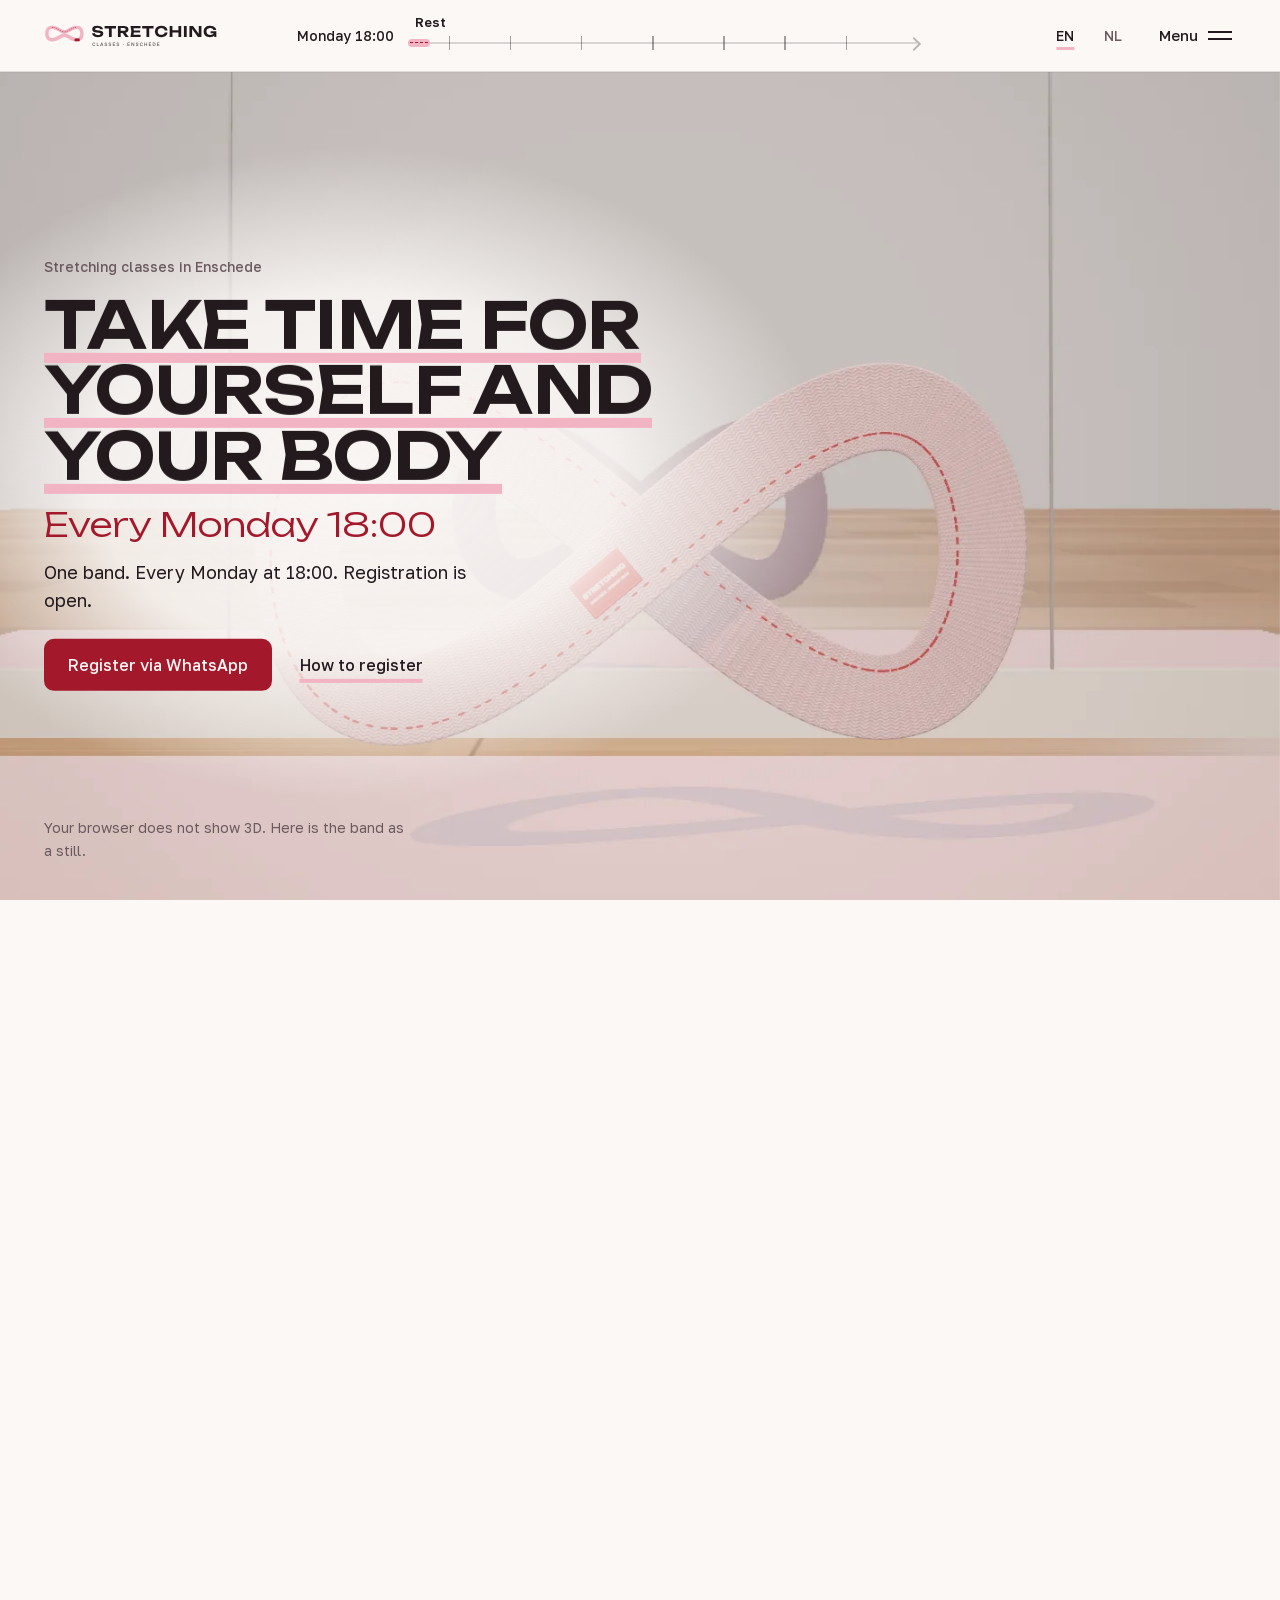
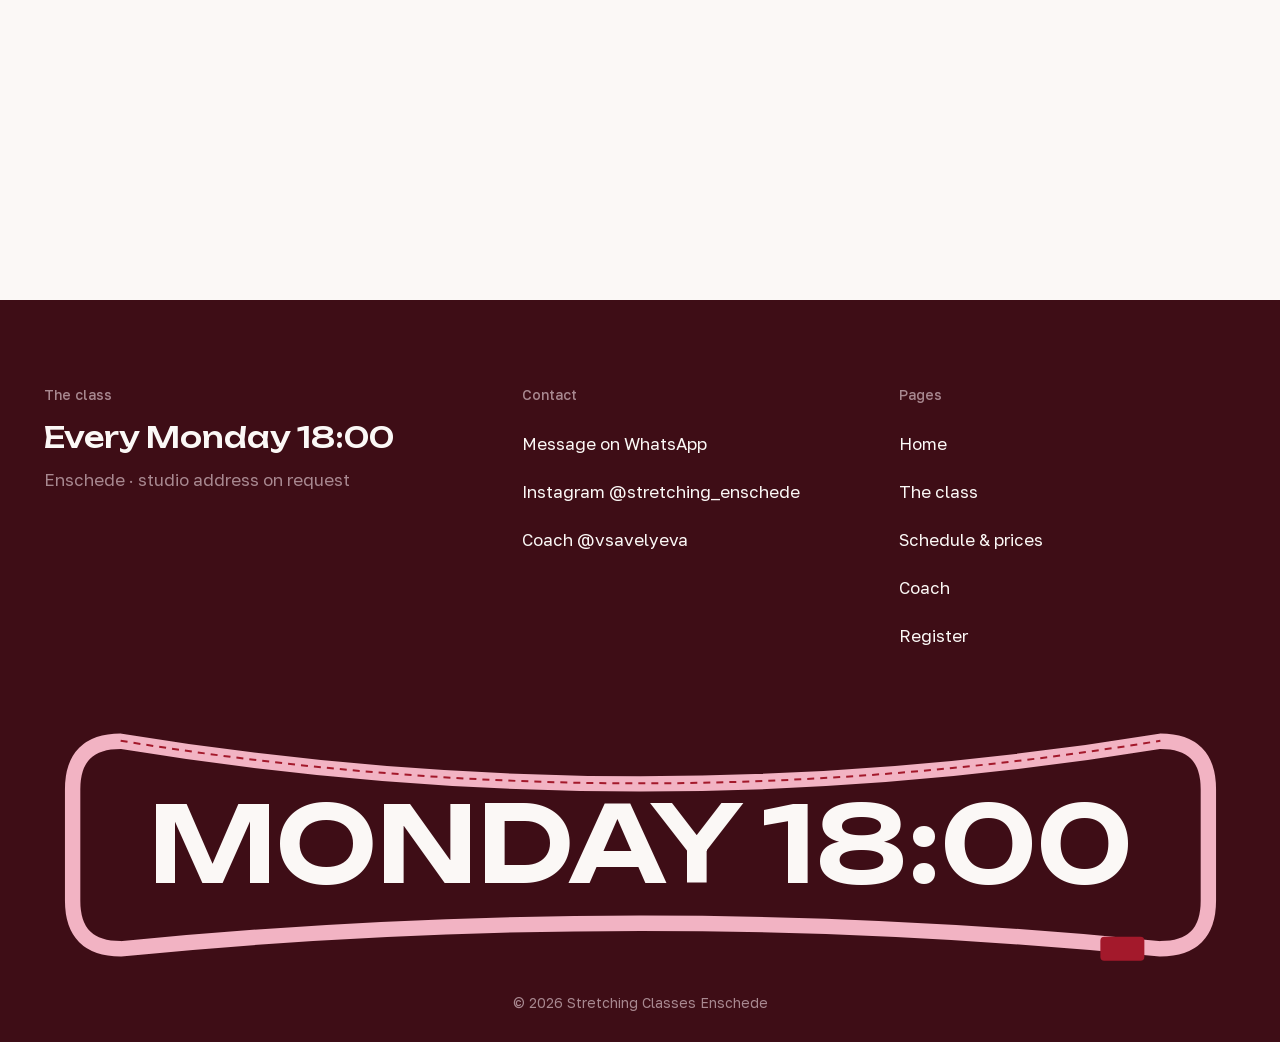
<file: public/index.html>
<!doctype html>
<html lang="en">
<head>
<meta charset="utf-8">
<meta name="viewport" content="width=device-width, initial-scale=1, viewport-fit=cover">
<title>Stretching Classes Enschede · every Monday 18:00</title>
<meta name="description" content="A stretching class in Enschede, every Monday at 18:00, with a certified stretching coach. Registration is open: sign up via WhatsApp.">
<meta name="theme-color" content="#3E0D16">
<link rel="canonical" href="https://stretching-enschede.pages.dev/">
<link rel="alternate" hreflang="en" href="https://stretching-enschede.pages.dev/"><link rel="alternate" hreflang="nl" href="https://stretching-enschede.pages.dev/nl/">
<meta property="og:type" content="website"><meta property="og:site_name" content="Stretching Classes Enschede"><meta property="og:title" content="Stretching Classes Enschede · every Monday 18:00"><meta property="og:description" content="A stretching class in Enschede, every Monday at 18:00, with a certified stretching coach. Registration is open: sign up via WhatsApp.">
<meta property="og:image" content="https://stretching-enschede.pages.dev/assets/img/og.jpg"><meta property="og:image:width" content="1200"><meta property="og:image:height" content="630"><meta property="og:locale" content="en_GB"><meta name="twitter:card" content="summary_large_image">
<link rel="icon" href="favicon.svg" type="image/svg+xml">
<link rel="preload" href="assets/fonts/unbounded-latin.woff2" as="font" type="font/woff2" crossorigin>
<link rel="preload" href="assets/fonts/golos-latin.woff2" as="font" type="font/woff2" crossorigin>
<link rel="stylesheet" href="assets/fonts/fonts.css">
<link rel="stylesheet" href="assets/css/site.css">
<script>try{if(sessionStorage.getItem('se-cc'))document.documentElement.classList.add('cc-in')}catch(e){}</script>
<script type="importmap">{"imports":{"three":"./assets/vendor/three.module.min.js","three/addons/":"./assets/vendor/three-addons/"}}</script>
<script src="assets/vendor/gsap/gsap.min.js" defer></script>
<script type="application/json" id="i18n">{"cur": "stretch", "menu": "Menu", "close": "Close", "chap": ["Rest", "Warm-up", "Inside", "Twist", "Monday", "Steps", "Release", "Loop"], "f_err_name": "Please fill in your name", "f_err_pick": "Choose one", "msg_hi": "Hi! I would like to register for the stretching class", "msg_on": "on", "msg_at": "at 18:00", "msg_any": "on a Monday at 18:00 (date not sure yet)", "msg_name": "Name", "msg_exp": "Stretching before", "msg_note": "Note", "monday": "Monday", "deck_next": "Next question", "days": ["Tue", "Wed", "Thu", "Fri", "Sat", "Sun", "Mon"], "lang": "en", "wa": "https://wa.me/31616134806"}</script>
</head>
<body class="is-index is-locked" data-page="index">
<a class="skip" href="#main">Skip to content</a>
<header class="hd hd-index">
  <a class="logo" href="index.html" aria-label="Stretching Classes Enschede"><svg class="logo-svg" viewBox="0 0 311 54" aria-hidden="true"><g transform="translate(0 4) scale(1)"><path fill="#F2B3C3" fill-rule="evenodd" d="M14 6C26 6 30 14 36 14S46 6 58 6C66 6 70 12 70 20S66 34 58 34C46 34 42 26 36 26S26 34 14 34C6 34 2 28 2 20S6 6 14 6ZM14 12C23 12 27 20 36 20S49 12 58 12C62 12 64 15 64 20S62 28 58 28C49 28 45 20 36 20S23 28 14 28C10 28 8 25 8 20S10 12 14 12Z"/><path fill="none" stroke="#A3192B" stroke-width="1.1" stroke-dasharray="2 2" d="M14 9C24.5 9 28.5 17 36 17S47.5 9 58 9"/><rect x="54" y="28.5" width="9" height="5" rx="1" fill="#A3192B"/></g><path fill="#231A1D" d="M84.95289904785156 23.620899047851562H89.93453967285156Q90.06713903808594 24.521791748046876 90.73988507080078 25.189335876464845Q91.41263110351562 25.85688000488281 92.54232507324218 26.22087683105469Q93.67201904296874 26.584873657226563 95.18261206054687 26.584873657226563Q97.32889904785156 26.584873657226563 98.56454095458984 25.994029846191406Q99.80018286132812 25.40318603515625 99.80018286132812 24.315094604492188Q99.80018286132812 23.475302856445314 99.09168762207031 23.01445587158203Q98.3831923828125 22.55360888671875 96.42020190429687 22.34951110839844L92.65281396484374 21.955615234375003Q88.73070349121093 21.56951745605469 86.97374920654298 20.147963806152347Q85.216794921875 18.72641015625 85.216794921875 16.25510729980469Q85.216794921875 14.2856025390625 86.37184698486328 12.908250793457032Q87.52689904785156 11.530899047851562 89.6257523803711 10.810048889160157Q91.72460571289062 10.089198730468752 94.54041015625 10.089198730468752Q97.30681396484376 10.089198730468752 99.44596697998047 10.88674920654297Q101.58511999511718 11.684299682617187 102.85262158203125 13.11625079345703Q104.12012316894531 14.548201904296876 104.23582348632812 16.467003173828125H99.25418286132812Q99.14758349609374 15.684410156250001 98.54698730468749 15.117615234375002Q97.94639111328125 14.5508203125 96.90899682617187 14.232973327636719Q95.8716025390625 13.915126342773437 94.43900952148438 13.915126342773437Q92.47992126464844 13.915126342773437 91.32487872314454 14.472820312500001Q90.16983618164062 15.030514282226564 90.16983618164062 16.066605712890627Q90.16983618164062 16.83749841308594 90.85103173828125 17.28534539794922Q91.53222729492188 17.7331923828125 93.31061840820313 17.937290161132815L97.29381079101563 18.37148571777344Q100.02511364746094 18.653583496093752 101.65726666259766 19.28798413085938Q103.28941967773437 19.922384765625 104.01547174072266 21.01373651123047Q104.74152380371093 22.105088256835938 104.74152380371093 23.763889526367187Q104.74152380371093 25.764593017578125 103.53902221679687 27.262195556640627Q102.33652062988281 28.759798095703125 100.1642177734375 29.585299682617187Q97.99191491699219 30.410801269531248 95.09551110839844 30.410801269531248Q92.12370666503907 30.410801269531248 89.86755364990235 29.55995111083984Q87.61140063476563 28.709100952148436 86.32244952392578 27.17770031738281Q85.03349841308594 25.646299682617187 84.95289904785156 23.620899047851562Z M114.72448889160157 12.671015869140625H119.63072888183594V30.0H114.72448889160157ZM107.13250158691406 10.5H127.22271618652344V14.849836181640626H107.13250158691406Z M133.99341967773438 19.08909460449219H141.30330285644533Q142.69169396972657 19.08909460449219 143.48793841552737 18.449498413085937Q144.28418286132813 17.809902221679685 144.28418286132813 16.668507934570314Q144.28418286132813 15.512813964843751 143.48793841552737 14.880367614746095Q142.69169396972657 14.247921264648438 141.30330285644533 14.247921264648438H133.30051428222657L135.5014323730469 11.832507934570312V30.0H130.5951923828125V10.5H141.94291174316407Q144.125615234375 10.5 145.76621777343752 11.276100952148438Q147.4068203125 12.052201904296876 148.32462158203126 13.429553649902346Q149.2424228515625 14.806905395507814 149.2424228515625 16.668507934570314Q149.2424228515625 18.478110473632814 148.32462158203126 19.861312377929686Q147.4068203125 21.24451428222656 145.76621777343752 22.01476507568359Q144.125615234375 22.785015869140626 141.94291174316407 22.785015869140626H133.99341967773438ZM137.13940063476562 20.874000000000002H142.69044189453126L149.86512634277344 30.0H144.15418286132814Z M169.8282145996094 18.422189208984378V22.077810791015626H155.72450158691407V18.422189208984378ZM159.0395301513672 20.25 157.7434323730469 28.3047822265625 155.69592126464846 25.982971435546876H170.67581713867187V30.0H152.82939428710938L154.33089270019534 20.25L152.82939428710938 10.5H170.54581713867188V14.517028564453126H155.69592126464846L157.7434323730469 12.195217773437502Z M181.06048889160155 12.671015869140625H185.96672888183593V30.0H181.06048889160155ZM173.46850158691407 10.5H193.55871618652344V14.849836181640626H173.46850158691407Z M218.32791491699217 21.95039111328125Q218.04451428222654 24.471094604492187 216.5807130126953 26.380146667480467Q215.11691174316405 28.28919873046875 212.73530920410155 29.35Q210.35370666503906 30.410801269531248 207.2870031738281 30.410801269531248Q203.9174006347656 30.410801269531248 201.38889904785157 29.136801269531247Q198.8603974609375 27.86280126953125 197.45314666748044 25.576100952148437Q196.04589587402342 23.289400634765627 196.04589587402342 20.25Q196.04589587402342 17.210599365234376 197.45314666748044 14.923899047851563Q198.8603974609375 12.63719873046875 201.38889904785157 11.363198730468751Q203.9174006347656 10.089198730468752 207.2870031738281 10.089198730468752Q210.35370666503906 10.089198730468752 212.73530920410155 11.150000000000002Q215.11691174316405 12.210801269531252 216.5807130126953 14.11270349121094Q218.04451428222654 16.014605712890628 218.32791491699217 18.54960888671875H213.3956749267578Q213.1330755615234 17.235315551757814 212.3303295288086 16.298670471191407Q211.52758349609374 15.362025390625 210.2477396850586 14.856328247070312Q208.96789587402344 14.350631103515626 207.27270349121093 14.350631103515626Q205.3357130126953 14.350631103515626 203.9278203125 15.06237713623047Q202.51992761230468 15.774123168945312 201.76203173828122 17.102716186523438Q201.0041358642578 18.431309204101563 201.0041358642578 20.25Q201.0041358642578 22.068690795898437 201.76203173828122 23.391433654785153Q202.51992761230468 24.714176513671873 203.9278203125 25.431772705078124Q205.3357130126953 26.149368896484376 207.27270349121093 26.149368896484376Q208.96789587402344 26.149368896484376 210.2477396850586 25.662521911621095Q211.52758349609374 25.175674926757814 212.3303295288086 24.231880004882814Q213.1330755615234 23.288085083007815 213.3956749267578 21.95039111328125Z M222.0851923828125 10.5H226.99143237304685V30.0H222.0851923828125ZM237.57078222656247 10.5H242.47702221679685V30.0H237.57078222656247ZM224.8087161865234 17.95028063964844H239.65339428710936V22.276716186523437H224.8087161865234Z M247.29119238281248 10.5H252.19743237304687V30.0H247.29119238281248Z M275.07119238281246 26.65636572265625 273.4799873046875 26.941069213867188V10.5H278.2354260253906V30.0H272.05387683105465L260.1797257080078 13.570631103515627L261.7566311035156 13.28592761230469V30.0H257.00119238281246V10.5H263.3569434814453Z M302.904501586914 21.547400634765623Q302.8434006347656 23.320599365234376 302.1966514282226 24.919599365234376Q301.54990222167964 26.518599365234376 300.3311530151367 27.758149841308594Q299.11240380859374 28.99770031738281 297.3138533325195 29.704250793457028Q295.51530285644526 30.410801269531248 293.13370031738276 30.410801269531248Q290.8431009521484 30.410801269531248 288.8495504760742 29.732201904296872Q286.856 29.0536025390625 285.35189904785153 27.75230285644531Q283.84779809570307 26.451003173828127 283.0066971435547 24.561452697753907Q282.1655961914062 22.671902221679687 282.1655961914062 20.25Q282.1655961914062 17.828097778320313 283.0138469848632 15.938547302246095Q283.8620977783203 14.048996826171877 285.3908990478515 12.747697143554689Q286.91970031738276 11.4463974609375 288.9568012695312 10.767798095703126Q290.99390222167966 10.089198730468752 293.39760253906246 10.089198730468752Q296.56310729980464 10.089198730468752 298.8823092041015 11.075899047851564Q301.2015111083984 12.062599365234377 302.6204622192382 13.776Q304.0394133300781 15.489400634765625 304.42161523437494 17.720201904296875H299.4750755615234Q299.212476196289 16.634709838867188 298.38047937011714 15.848866027832031Q297.5484825439453 15.063022216796876 296.28878857421876 14.639875549316407Q295.0290946044922 14.216728881835937 293.4067034912109 14.216728881835937Q291.46971301269525 14.216728881835937 290.0559701538085 14.909624755859376Q288.64222729492184 15.602520629882813 287.8713314208984 16.94281396484375Q287.10043554687496 18.28310729980469 287.10043554687496 20.25Q287.10043554687496 22.228593017578127 287.920732055664 23.606586669921874Q288.7410285644531 24.984580322265625 290.2548723754883 25.69047619628906Q291.7687161865234 26.396372070312502 293.8305079345703 26.396372070312502Q295.82599999999996 26.396372070312502 297.3430946044922 25.797726989746096Q298.86018920898437 25.19908190917969 299.76043682861325 24.077189208984375Q300.66068444824214 22.95529650878906 300.7854857177734 21.390104125976563ZM294.38950476074217 23.532514282226565V20.031589843749998H304.60621459960936V30.0H301.1104888916015L300.43708190917965 22.1948076171875L301.406886352539 23.532514282226565Z"/><path fill="#6A5A5E" d="M88.096 46.0946Q87.3564 46.0946 86.763 45.780699999999996Q86.1696 45.4668 85.82130000000001 44.7917Q85.473 44.1166 85.473 43.033V42.861Q85.473 42.0784 85.6794 41.515100000000004Q85.8858 40.9518 86.2427 40.590599999999995Q86.5996 40.2294 87.0769 40.0574Q87.5542 39.8854 88.096 39.8854Q88.5948 39.8854 89.0248 40.010099999999994Q89.4548 40.1348 89.7816 40.3842Q90.1084 40.6336 90.3062 41.0034Q90.504 41.3732 90.547 41.872H89.46340000000001Q89.3516 41.313 88.9861 41.055Q88.6206 40.797 88.096 40.797Q87.7176 40.797 87.36500000000001 40.9905Q87.0124 41.184 86.78450000000001 41.6312Q86.5566 42.0784 86.5566 42.861V43.033Q86.5566 43.6522 86.6942 44.0693Q86.8318 44.4864 87.05969999999999 44.7272Q87.2876 44.968 87.55850000000001 45.075500000000005Q87.8294 45.183 88.096 45.183Q88.7152 45.183 89.0549 44.8949Q89.3946 44.6068 89.46340000000001 44.108H90.547Q90.4954 44.6412 90.2933 45.0196Q90.0912 45.398 89.7601 45.6345Q89.429 45.871 89.0076 45.9828Q88.5862 46.0946 88.096 46.0946Z M93.308 46.0V39.980000000000004H94.34V45.1056H97.26400000000001V46.0Z M99.165 46.0 101.444 39.980000000000004H102.476L104.755 46.0H103.6542L103.1468 44.6412H100.7044L100.197 46.0ZM101.0398 43.7468H102.8114L101.9342 41.269999999999996Z M109.27900000000001 46.0946Q108.50500000000001 46.0946 107.9976 45.870999999999995Q107.49020000000002 45.6474 107.2279 45.2561Q106.96560000000001 44.8648 106.91400000000002 44.366H107.94600000000001Q108.01480000000001 44.7186 108.29860000000001 44.9508Q108.5824 45.183 109.27900000000001 45.183Q110.0014 45.183 110.3067 44.9465Q110.61200000000001 44.71 110.61200000000001 44.366Q110.61200000000001 44.0822 110.44000000000001 43.9016Q110.26800000000001 43.721000000000004 109.9111 43.5877Q109.55420000000001 43.4544 109.00380000000001 43.3426Q108.3846 43.205 107.9546 42.994299999999996Q107.5246 42.7836 107.30530000000002 42.431Q107.08600000000001 42.0784 107.08600000000001 41.528Q107.08600000000001 41.0722 107.33540000000002 40.7024Q107.58480000000002 40.3326 108.07070000000002 40.108999999999995Q108.5566 39.8854 109.27900000000001 39.8854Q109.98420000000002 39.8854 110.45290000000001 40.0961Q110.92160000000001 40.3068 111.17530000000001 40.6766Q111.429 41.0464 111.47200000000001 41.528H110.44000000000001Q110.37120000000002 41.2012 110.0917 40.9991Q109.8122 40.797 109.27900000000001 40.797Q108.6598 40.797 108.3889 41.012Q108.11800000000001 41.227000000000004 108.11800000000001 41.528Q108.11800000000001 41.9408 108.46200000000002 42.1472Q108.80600000000001 42.3536 109.5198 42.4998Q110.05300000000001 42.6116 110.44860000000001 42.762100000000004Q110.84420000000001 42.9126 111.11080000000001 43.1233Q111.37740000000001 43.334 111.51070000000001 43.639300000000006Q111.644 43.9446 111.644 44.366Q111.644 44.8648 111.38170000000001 45.2561Q111.11940000000001 45.6474 110.59480000000002 45.870999999999995Q110.07020000000001 46.0946 109.27900000000001 46.0946Z M116.46900000000001 46.0946Q115.69500000000001 46.0946 115.1876 45.870999999999995Q114.68020000000001 45.6474 114.4179 45.2561Q114.1556 44.8648 114.10400000000001 44.366H115.13600000000001Q115.2048 44.7186 115.4886 44.9508Q115.7724 45.183 116.46900000000001 45.183Q117.1914 45.183 117.4967 44.9465Q117.802 44.71 117.802 44.366Q117.802 44.0822 117.63000000000001 43.9016Q117.45800000000001 43.721000000000004 117.1011 43.5877Q116.7442 43.4544 116.19380000000001 43.3426Q115.5746 43.205 115.1446 42.994299999999996Q114.7146 42.7836 114.49530000000001 42.431Q114.27600000000001 42.0784 114.27600000000001 41.528Q114.27600000000001 41.0722 114.52540000000002 40.7024Q114.77480000000001 40.3326 115.26070000000001 40.108999999999995Q115.7466 39.8854 116.46900000000001 39.8854Q117.17420000000001 39.8854 117.64290000000001 40.0961Q118.11160000000001 40.3068 118.3653 40.6766Q118.619 41.0464 118.662 41.528H117.63000000000001Q117.56120000000001 41.2012 117.2817 40.9991Q117.0022 40.797 116.46900000000001 40.797Q115.8498 40.797 115.5789 41.012Q115.308 41.227000000000004 115.308 41.528Q115.308 41.9408 115.65200000000002 42.1472Q115.99600000000001 42.3536 116.7098 42.4998Q117.24300000000001 42.6116 117.63860000000001 42.762100000000004Q118.03420000000001 42.9126 118.30080000000001 43.1233Q118.5674 43.334 118.70070000000001 43.639300000000006Q118.834 43.9446 118.834 44.366Q118.834 44.8648 118.5717 45.2561Q118.30940000000001 45.6474 117.78480000000002 45.870999999999995Q117.26020000000001 46.0946 116.46900000000001 46.0946Z M121.638 46.0V39.980000000000004H125.68V40.8744H122.67V42.4568H125.422V43.3512H122.67V45.1056H125.68V46.0Z M130.548 46.0946Q129.774 46.0946 129.26659999999998 45.870999999999995Q128.7592 45.6474 128.49689999999998 45.2561Q128.2346 44.8648 128.183 44.366H129.215Q129.2838 44.7186 129.56760000000003 44.9508Q129.8514 45.183 130.548 45.183Q131.2704 45.183 131.57569999999998 44.9465Q131.881 44.71 131.881 44.366Q131.881 44.0822 131.709 43.9016Q131.537 43.721000000000004 131.18009999999998 43.5877Q130.82319999999999 43.4544 130.2728 43.3426Q129.6536 43.205 129.2236 42.994299999999996Q128.7936 42.7836 128.5743 42.431Q128.355 42.0784 128.355 41.528Q128.355 41.0722 128.6044 40.7024Q128.8538 40.3326 129.3397 40.108999999999995Q129.8256 39.8854 130.548 39.8854Q131.2532 39.8854 131.7219 40.0961Q132.1906 40.3068 132.4443 40.6766Q132.698 41.0464 132.741 41.528H131.709Q131.6402 41.2012 131.3607 40.9991Q131.0812 40.797 130.548 40.797Q129.9288 40.797 129.65789999999998 41.012Q129.387 41.227000000000004 129.387 41.528Q129.387 41.9408 129.731 42.1472Q130.075 42.3536 130.7888 42.4998Q131.322 42.6116 131.7176 42.762100000000004Q132.1132 42.9126 132.3798 43.1233Q132.6464 43.334 132.7797 43.639300000000006Q132.913 43.9446 132.913 44.366Q132.913 44.8648 132.6507 45.2561Q132.3884 45.6474 131.8638 45.870999999999995Q131.3392 46.0946 130.548 46.0946Z  M140.02587714285715 44.323Q139.8368 44.323 139.67770000000002 44.2327Q139.51860000000002 44.1424 139.42830000000004 43.98271604938272Q139.33800000000002 43.82303209876543 139.33800000000002 43.63340740740741Q139.33800000000002 43.334 139.53580000000002 43.1405Q139.73360000000002 42.947 140.026 42.947Q140.31840000000003 42.947 140.51620000000003 43.1405Q140.714 43.334 140.714 43.63340740740741Q140.714 43.82303209876543 140.62369999999999 43.98271604938272Q140.5334 44.1424 140.37915285714286 44.2327Q140.22490571428574 44.323 140.02587714285715 44.323Z  M147.483 46.0V39.980000000000004H151.525V40.8744H148.51500000000001V42.4568H151.267V43.3512H148.51500000000001V45.1056H151.525V46.0Z M154.372 46.0V39.980000000000004H155.36960000000002L158.328 44.28V39.980000000000004H159.36V46.0H158.3624L155.40400000000002 41.7V46.0Z M164.529 46.0946Q163.755 46.0946 163.2476 45.870999999999995Q162.74020000000002 45.6474 162.4779 45.2561Q162.2156 44.8648 162.16400000000002 44.366H163.196Q163.2648 44.7186 163.54860000000002 44.9508Q163.8324 45.183 164.529 45.183Q165.25140000000002 45.183 165.55670000000003 44.9465Q165.86200000000002 44.71 165.86200000000002 44.366Q165.86200000000002 44.0822 165.69 43.9016Q165.518 43.721000000000004 165.1611 43.5877Q164.8042 43.4544 164.2538 43.3426Q163.6346 43.205 163.20460000000003 42.994299999999996Q162.77460000000002 42.7836 162.55530000000002 42.431Q162.336 42.0784 162.336 41.528Q162.336 41.0722 162.5854 40.7024Q162.8348 40.3326 163.3207 40.108999999999995Q163.8066 39.8854 164.529 39.8854Q165.23420000000002 39.8854 165.7029 40.0961Q166.1716 40.3068 166.4253 40.6766Q166.679 41.0464 166.722 41.528H165.69Q165.62120000000002 41.2012 165.3417 40.9991Q165.06220000000002 40.797 164.529 40.797Q163.90980000000002 40.797 163.6389 41.012Q163.368 41.227000000000004 163.368 41.528Q163.368 41.9408 163.712 42.1472Q164.056 42.3536 164.7698 42.4998Q165.303 42.6116 165.6986 42.762100000000004Q166.0942 42.9126 166.3608 43.1233Q166.62740000000002 43.334 166.7607 43.639300000000006Q166.894 43.9446 166.894 44.366Q166.894 44.8648 166.63170000000002 45.2561Q166.3694 45.6474 165.84480000000002 45.870999999999995Q165.3202 46.0946 164.529 46.0946Z M172.02 46.0946Q171.28040000000001 46.0946 170.687 45.780699999999996Q170.0936 45.4668 169.74530000000001 44.7917Q169.39700000000002 44.1166 169.39700000000002 43.033V42.861Q169.39700000000002 42.0784 169.60340000000002 41.515100000000004Q169.8098 40.9518 170.1667 40.590599999999995Q170.52360000000002 40.2294 171.0009 40.0574Q171.47820000000002 39.8854 172.02 39.8854Q172.5188 39.8854 172.9488 40.010099999999994Q173.3788 40.1348 173.7056 40.3842Q174.0324 40.6336 174.2302 41.0034Q174.428 41.3732 174.471 41.872H173.3874Q173.2756 41.313 172.9101 41.055Q172.5446 40.797 172.02 40.797Q171.6416 40.797 171.28900000000002 40.9905Q170.93640000000002 41.184 170.70850000000002 41.6312Q170.4806 42.0784 170.4806 42.861V43.033Q170.4806 43.6522 170.6182 44.0693Q170.7558 44.4864 170.9837 44.7272Q171.2116 44.968 171.48250000000002 45.075500000000005Q171.7534 45.183 172.02 45.183Q172.63920000000002 45.183 172.9789 44.8949Q173.3186 44.6068 173.3874 44.108H174.471Q174.4194 44.6412 174.2173 45.0196Q174.0152 45.398 173.6841 45.6345Q173.353 45.871 172.9316 45.9828Q172.5102 46.0946 172.02 46.0946Z M177.232 46.0V39.980000000000004H178.264V42.4568H181.188V39.980000000000004H182.22V46.0H181.188V43.3512H178.264V46.0Z M185.368 46.0V39.980000000000004H189.41V40.8744H186.4V42.4568H189.152V43.3512H186.4V45.1056H189.41V46.0Z M192.257 46.0V39.980000000000004H194.192Q195.1036 39.980000000000004 195.7486 40.3025Q196.3936 40.625 196.73329999999999 41.265699999999995Q197.073 41.9064 197.073 42.861V43.033Q197.073 43.9962 196.7204 44.6584Q196.36780000000002 45.3206 195.7013 45.6603Q195.03480000000002 46.0 194.106 46.0ZM193.28900000000002 45.1056H194.02Q194.6134 45.1056 195.05630000000002 44.9035Q195.4992 44.7014 195.7443 44.245599999999996Q195.98940000000002 43.7898 195.98940000000002 43.033V42.861Q195.98940000000002 42.1558 195.74 41.7172Q195.4906 41.2786 195.06490000000002 41.076499999999996Q194.63920000000002 40.8744 194.106 40.8744H193.28900000000002Z M199.92000000000002 46.0V39.980000000000004H203.96200000000002V40.8744H200.95200000000003V42.4568H203.704V43.3512H200.95200000000003V45.1056H203.96200000000002V46.0Z"/></svg></a>
  <div class="tmr" role="group" aria-label="Class timer, jump to a part"><span class="tmr-a tab">Monday 18:00</span>
  <div class="tmr-track"><span class="tmr-fill"><i></i></span><b class="tmr-now" id="tmr-now">Rest</b><ol><li style="--a:0;--b:0.08"><button type="button" data-chap="0"><span class="tmr-tip">Rest</span><i></i></button></li><li style="--a:0.08;--b:0.2"><button type="button" data-chap="1"><span class="tmr-tip">Warm-up</span><i></i></button></li><li style="--a:0.2;--b:0.34"><button type="button" data-chap="2"><span class="tmr-tip">Inside</span><i></i></button></li><li style="--a:0.34;--b:0.48"><button type="button" data-chap="3"><span class="tmr-tip">Twist</span><i></i></button></li><li style="--a:0.48;--b:0.62"><button type="button" data-chap="4"><span class="tmr-tip">Monday</span><i></i></button></li><li style="--a:0.62;--b:0.74"><button type="button" data-chap="5"><span class="tmr-tip">Steps</span><i></i></button></li><li style="--a:0.74;--b:0.86"><button type="button" data-chap="6"><span class="tmr-tip">Release</span><i></i></button></li><li style="--a:0.86;--b:1"><button type="button" data-chap="7"><span class="tmr-tip">Loop</span><i></i></button></li></ol></div></div>
  <div class="hd-r">
    <nav class="lang" aria-label="Language"><a href="index.html" hreflang="en" lang="en" aria-current="true">EN</a><a href="nl/index.html" hreflang="nl" lang="nl">NL</a></nav>
    <button class="menu-btn" type="button" aria-expanded="false" aria-controls="menu"><span>Menu</span><i></i></button>
  </div>
</header>
<div class="menu" id="menu" hidden>
  <ol class="menu-list"><li><a href="index.html" aria-current=page><span class="mn tab">01</span><span class="ml">Home</span></a></li><li><a href="classes.html"><span class="mn tab">02</span><span class="ml">The class</span></a></li><li><a href="schedule.html"><span class="mn tab">03</span><span class="ml">Schedule & prices</span></a></li><li><a href="coach.html"><span class="mn tab">04</span><span class="ml">Coach</span></a></li><li><a href="register.html"><span class="mn tab">05</span><span class="ml">Register</span></a></li></ol>
  <div class="menu-foot"><p>Every Monday 18:00 · Enschede</p><p><a href="https://wa.me/31616134806" rel="noopener" target="_blank">WhatsApp</a> · <a href="https://www.instagram.com/stretching_enschede/" rel="noopener" target="_blank">Instagram</a></p></div>
</div>
<div class="pre" id="pre" role="status" aria-live="polite"><i class="velvet pre-l"></i><i class="velvet pre-r"></i>
  <div class="pre-in"><p class="pre-num tab"><b id="pre-n">000</b></p><p class="pre-place">Stretching Classes · Enschede</p><p class="pre-when">Every Monday 18:00</p></div></div>
<canvas class="stage" id="stage" aria-hidden="true"></canvas>
<img class="poster" data-src="assets/img/poster.webp" alt="" hidden>
<p class="nogl" hidden>Your browser does not show 3D. Here is the band as a still.</p>
<main id="main">
<div class="copy" id="copy">
  <section class="pnl pnl-hero" data-a="-1" data-b="0.075" id="rest">
    <p class="kicker">Stretching classes in Enschede</p>
    <h1 class="display mark rek"><span class="rek-in">Take time for yourself and your body</span></h1>
    <p class="when tab">Every Monday 18:00</p>
    <p class="lead">One band. Every Monday at 18:00. Registration is open.</p>
    <div class="actions"><a class="btn" href="https://wa.me/31616134806" rel="noopener" target="_blank">Register via WhatsApp</a><a class="link" href="#steps">How to register</a></div>
  </section>
  <p class="cue" data-a="-1" data-b="0.03"><span>Scroll to stretch</span><i></i></p>
  <section class="pnl pnl-warm" data-a="0.085" data-b="0.212" id="warmup">
    <p class="kicker"><span class="tab">01</span> Warm-up</p>
    <h2 class="h2 rek"><span class="rek-in">Certified stretching coach</span></h2>
    <p class="lead">Every class is led by a certified stretching coach. You can find her on Instagram.</p>
    <div class="actions"><a class="link" href="https://www.instagram.com/vsavelyeva/" rel="noopener" target="_blank">@vsavelyeva</a></div>
  </section>
  <section class="pnl pnl-layers" data-a="0.218" data-b="0.338" id="layers">
    <p class="kicker"><span class="tab">02</span> Inside the band</p>
    <h2 class="h2 rek"><span class="rek-in">Soft. Strong. Flexible. Yours.</span></h2>
    <ul class="layers-m"><li><b>Soft</b> a pink fabric loop</li><li><b>Strong</b> holds the stretch</li><li><b>Flexible</b> follows every move</li><li><b>Yours</b> your body, your time</li></ul>
  </section>
  <section class="pnl pnl-twist" data-a="0.345" data-b="0.48" id="twist">
    <p class="kicker"><span class="tab">03</span> Twist</p>
    <h2 class="h2 h2-wide rek"><span class="rek-in">One band. Many shapes.</span></h2>
    <p class="lead">The same loop, a different shape every time.</p>
  </section>
  <section class="pnl pnl-mon" data-a="0.49" data-b="0.615" id="monday">
    <p class="mon-k">Every Monday</p><p class="mon-big tab">18:00</p><p class="mon-p">in Enschede</p>
  </section>
  <section class="pnl pnl-steps" data-a="0.625" data-b="0.73" id="steps">
    <p class="kicker">Registration is open</p>
    <h2 class="h2 rek"><span class="rek-in">Two simple steps</span></h2>
    <div class="actions"><a class="btn" href="https://wa.me/31616134806" rel="noopener" target="_blank">Register via WhatsApp</a></div>
  </section>
  <div class="pnl step step-0" data-a="0.632" data-b="0.73"><p class="step-n tab">01</p><h3 class="h3">Message on WhatsApp</h3></div>
  <div class="pnl step step-1" data-a="0.676" data-b="0.73"><p class="step-n tab">02</p><h3 class="h3">Get a reply</h3></div>
  <section class="pnl pnl-ledger" data-a="0.738" data-b="0.86" id="release">
    <p class="kicker"><span class="tab">04</span> Schedule & prices</p>
    <h2 class="h2 rek"><span class="rek-in">Monday is class day</span></h2>
    <dl class="ledger"><div class="lg-row"><dt>Day</dt><dd>Monday</dd></div><div class="lg-row"><dt>Time</dt><dd>18:00</dd></div><div class="lg-row"><dt>City</dt><dd>Enschede</dd></div><div class="lg-row"><dt>Studio address</dt><dd class=req>on request</dd></div><div class="lg-row"><dt>Price</dt><dd class=req>on request</dd></div></dl>
    <div class="actions"><a class="btn" href="https://wa.me/31616134806" rel="noopener" target="_blank">Ask on WhatsApp</a><a class="link" href="schedule.html">Schedule & prices</a></div>
  </section>
  <section class="pnl pnl-fin" data-a="0.87" data-b="2" id="loop">
    <h2 class="h2 h2-fin mark rek"><span class="rek-in">Registration is open</span></h2>
    <p class="lead">See you on Monday at 18:00.</p>
    <div class="actions"><a class="btn" href="https://wa.me/31616134806" rel="noopener" target="_blank">Register via WhatsApp</a><a class="link" href="register.html">Register online</a></div>
    <p class="meta tab">Every Monday 18:00 · Enschede</p>
  </section>
</div>
<div class="cos" id="cos" aria-hidden="true"><div class="co" data-co="shell"><div class="co-box"><b>Soft</b><span>a pink fabric loop</span></div></div><div class="co" data-co="core"><div class="co-box"><b>Strong</b><span>holds the stretch</span></div></div><div class="co" data-co="seam"><div class="co-box"><b>Flexible</b><span>follows every move</span></div></div><div class="co" data-co="label"><div class="co-box"><b>Yours</b><span>your body, your time</span></div></div></div>
<div class="spacer" id="spacer" style="height:1100vh"></div>
</main>
<footer class="ft">
  <div class="wrap ft-grid">
    <div><h2 class="ft-h">The class</h2><p class="ft-big">Every Monday 18:00</p><p class="ft-m">Enschede · studio address on request</p></div>
    <div><h2 class="ft-h">Contact</h2><ul class="ft-list"><li><a href="https://wa.me/31616134806" rel="noopener" target="_blank">Message on WhatsApp</a></li><li><a href="https://www.instagram.com/stretching_enschede/" rel="noopener" target="_blank">Instagram @stretching_enschede</a></li><li><a href="https://www.instagram.com/vsavelyeva/" rel="noopener" target="_blank">Coach @vsavelyeva</a></li></ul></div>
    <div><h2 class="ft-h">Pages</h2><ul class="ft-list"><li><a href="index.html">Home</a></li><li><a href="classes.html">The class</a></li><li><a href="schedule.html">Schedule & prices</a></li><li><a href="coach.html">Coach</a></li><li><a href="register.html">Register</a></li></ul></div>
  </div>
  <div class="ft-loop" aria-hidden="true"><p class="ft-giant">Monday 18:00</p><svg class="ft-svg"><path class="ft-band" d=""/><path class="ft-seam" d=""/><rect class="ft-tag" width="44" height="24" rx="4"/></svg></div>
  <p class="ft-c">© 2026 Stretching Classes Enschede</p>
</footer>
<div class="cc" aria-hidden="true"><i class="velvet cc-l"></i><i class="velvet cc-r"></i></div><div class="cur" aria-hidden="true"><i class="cur-dot"></i><i class="cur-ring"></i><span class="cur-t">stretch</span></div>
<script type="module" src="assets/js/app.js"></script>
</body>
</html>
</file>
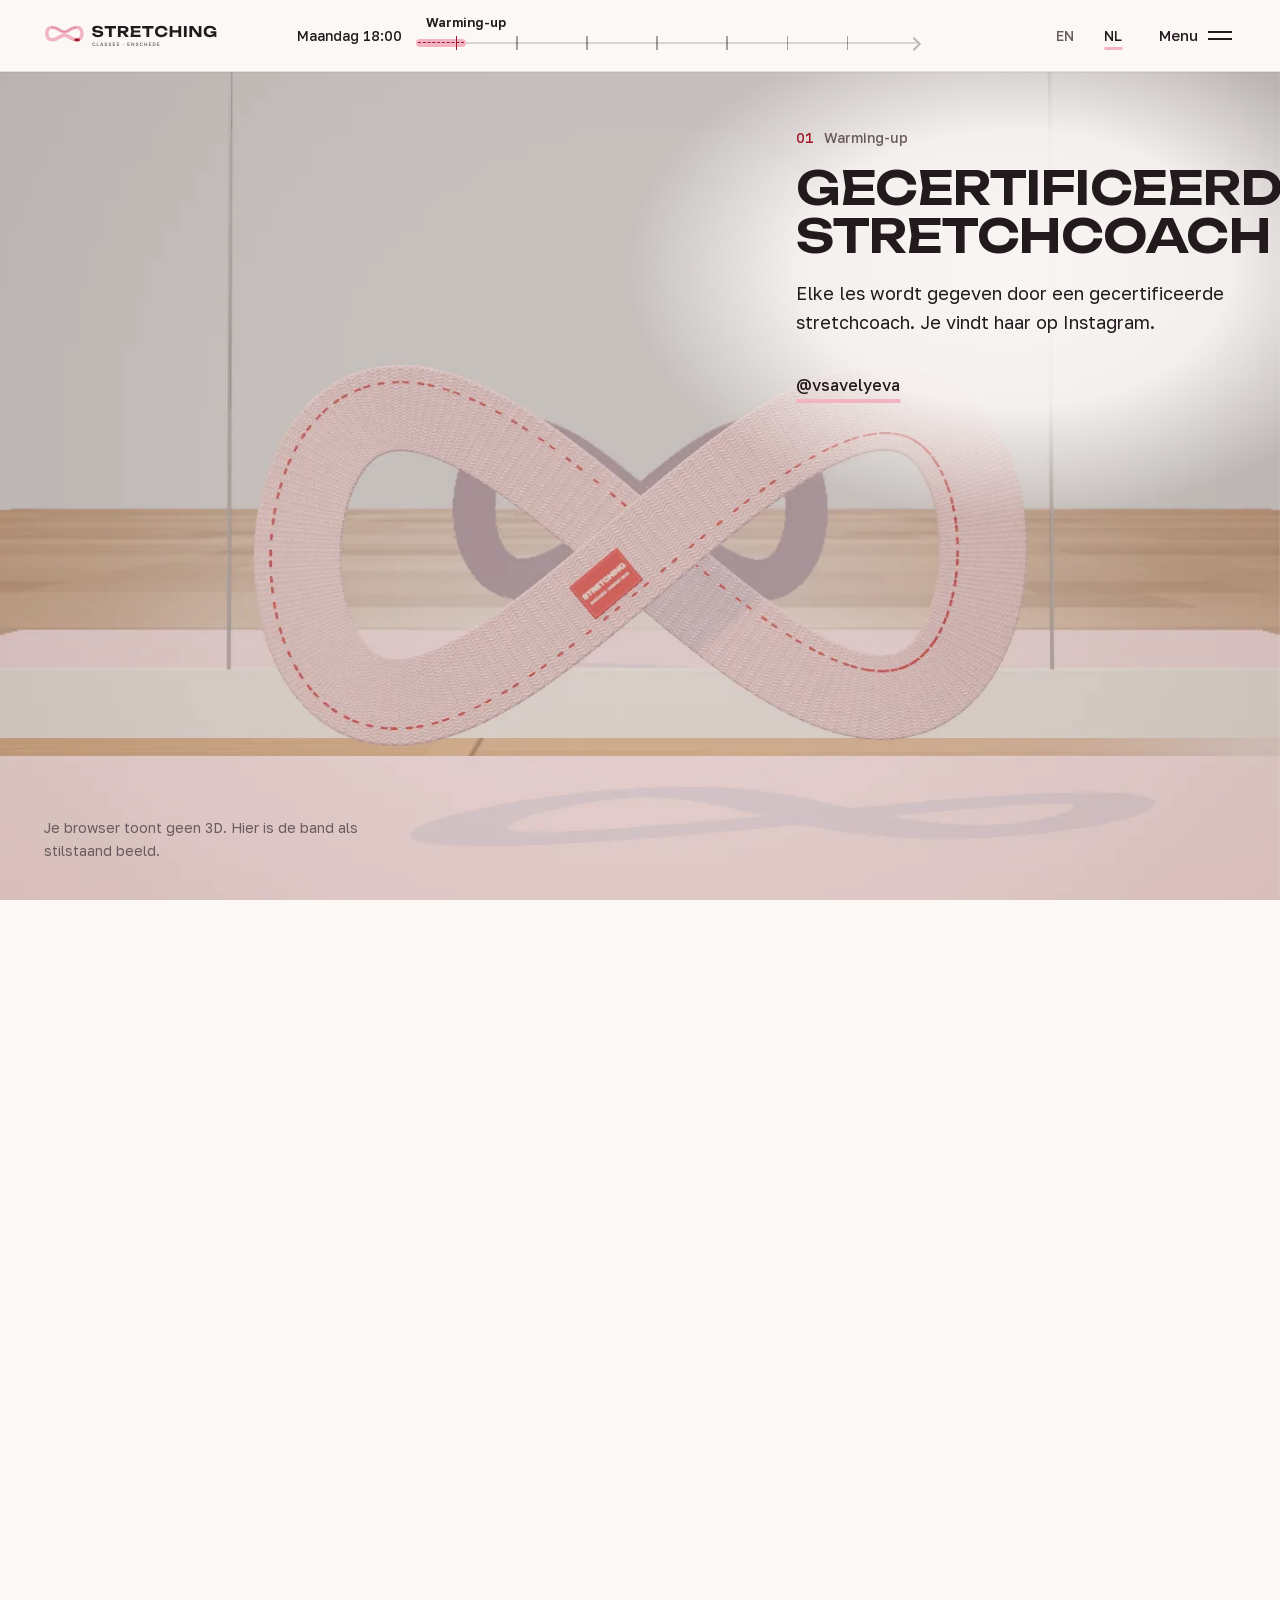
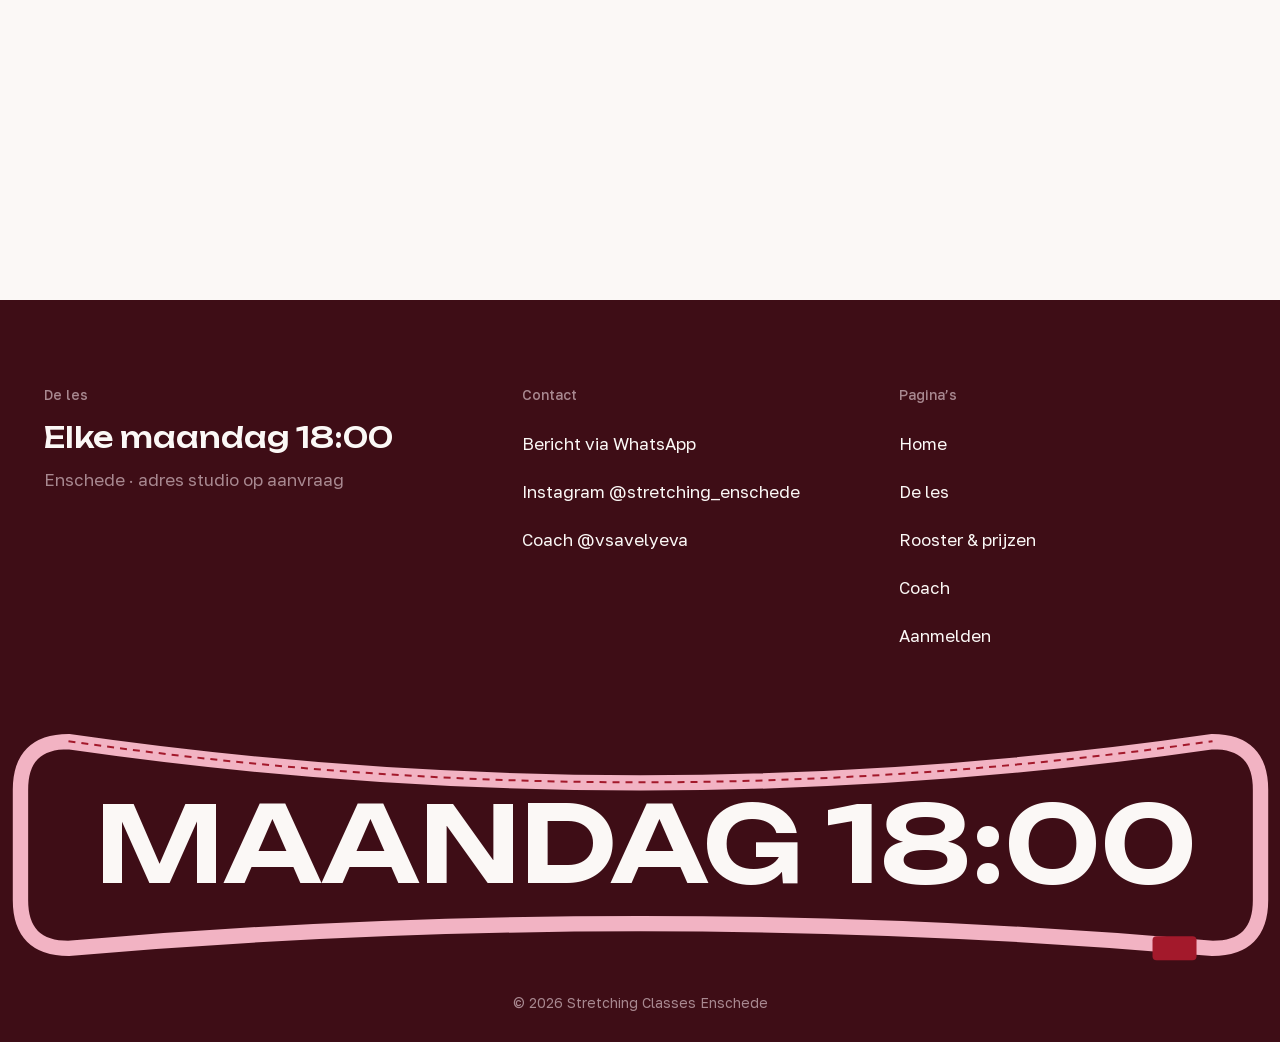
<file: public/nl/index.html>
<!doctype html>
<html lang="nl">
<head>
<meta charset="utf-8">
<meta name="viewport" content="width=device-width, initial-scale=1, viewport-fit=cover">
<title>Stretching Classes Enschede · elke maandag 18:00</title>
<meta name="description" content="Een stretchles in Enschede, elke maandag om 18:00, met een gecertificeerde stretchcoach. Aanmelden kan nu, via WhatsApp.">
<meta name="theme-color" content="#3E0D16">
<link rel="canonical" href="https://stretching-enschede.pages.dev/nl/">
<link rel="alternate" hreflang="en" href="https://stretching-enschede.pages.dev/"><link rel="alternate" hreflang="nl" href="https://stretching-enschede.pages.dev/nl/">
<meta property="og:type" content="website"><meta property="og:site_name" content="Stretching Classes Enschede"><meta property="og:title" content="Stretching Classes Enschede · elke maandag 18:00"><meta property="og:description" content="Een stretchles in Enschede, elke maandag om 18:00, met een gecertificeerde stretchcoach. Aanmelden kan nu, via WhatsApp.">
<meta property="og:image" content="https://stretching-enschede.pages.dev/assets/img/og.jpg"><meta property="og:image:width" content="1200"><meta property="og:image:height" content="630"><meta property="og:locale" content="nl_NL"><meta name="twitter:card" content="summary_large_image">
<link rel="icon" href="../favicon.svg" type="image/svg+xml">
<link rel="preload" href="../assets/fonts/unbounded-latin.woff2" as="font" type="font/woff2" crossorigin>
<link rel="preload" href="../assets/fonts/golos-latin.woff2" as="font" type="font/woff2" crossorigin>
<link rel="stylesheet" href="../assets/fonts/fonts.css">
<link rel="stylesheet" href="../assets/css/site.css">
<script>try{if(sessionStorage.getItem('se-cc'))document.documentElement.classList.add('cc-in')}catch(e){}</script>
<script type="importmap">{"imports":{"three":"./../assets/vendor/three.module.min.js","three/addons/":"./../assets/vendor/three-addons/"}}</script>
<script src="../assets/vendor/gsap/gsap.min.js" defer></script>
<script type="application/json" id="i18n">{"cur": "rek", "menu": "Menu", "close": "Sluiten", "chap": ["Rust", "Warming-up", "Binnenin", "Draai", "Maandag", "Stappen", "Loslaten", "Lus"], "f_err_name": "Vul je naam in", "f_err_pick": "Kies er één", "msg_hi": "Hoi! Ik wil me aanmelden voor de stretchles", "msg_on": "op", "msg_at": "om 18:00", "msg_any": "op een maandag om 18:00 (datum nog niet zeker)", "msg_name": "Naam", "msg_exp": "Eerder gestretcht", "msg_note": "Opmerking", "monday": "maandag", "deck_next": "Volgende vraag", "days": ["di", "wo", "do", "vr", "za", "zo", "ma"], "lang": "nl", "wa": "https://wa.me/31616134806"}</script>
</head>
<body class="is-index is-locked" data-page="index">
<a class="skip" href="#main">Naar de inhoud</a>
<header class="hd hd-index">
  <a class="logo" href="index.html" aria-label="Stretching Classes Enschede"><svg class="logo-svg" viewBox="0 0 311 54" aria-hidden="true"><g transform="translate(0 4) scale(1)"><path fill="#F2B3C3" fill-rule="evenodd" d="M14 6C26 6 30 14 36 14S46 6 58 6C66 6 70 12 70 20S66 34 58 34C46 34 42 26 36 26S26 34 14 34C6 34 2 28 2 20S6 6 14 6ZM14 12C23 12 27 20 36 20S49 12 58 12C62 12 64 15 64 20S62 28 58 28C49 28 45 20 36 20S23 28 14 28C10 28 8 25 8 20S10 12 14 12Z"/><path fill="none" stroke="#A3192B" stroke-width="1.1" stroke-dasharray="2 2" d="M14 9C24.5 9 28.5 17 36 17S47.5 9 58 9"/><rect x="54" y="28.5" width="9" height="5" rx="1" fill="#A3192B"/></g><path fill="#231A1D" d="M84.95289904785156 23.620899047851562H89.93453967285156Q90.06713903808594 24.521791748046876 90.73988507080078 25.189335876464845Q91.41263110351562 25.85688000488281 92.54232507324218 26.22087683105469Q93.67201904296874 26.584873657226563 95.18261206054687 26.584873657226563Q97.32889904785156 26.584873657226563 98.56454095458984 25.994029846191406Q99.80018286132812 25.40318603515625 99.80018286132812 24.315094604492188Q99.80018286132812 23.475302856445314 99.09168762207031 23.01445587158203Q98.3831923828125 22.55360888671875 96.42020190429687 22.34951110839844L92.65281396484374 21.955615234375003Q88.73070349121093 21.56951745605469 86.97374920654298 20.147963806152347Q85.216794921875 18.72641015625 85.216794921875 16.25510729980469Q85.216794921875 14.2856025390625 86.37184698486328 12.908250793457032Q87.52689904785156 11.530899047851562 89.6257523803711 10.810048889160157Q91.72460571289062 10.089198730468752 94.54041015625 10.089198730468752Q97.30681396484376 10.089198730468752 99.44596697998047 10.88674920654297Q101.58511999511718 11.684299682617187 102.85262158203125 13.11625079345703Q104.12012316894531 14.548201904296876 104.23582348632812 16.467003173828125H99.25418286132812Q99.14758349609374 15.684410156250001 98.54698730468749 15.117615234375002Q97.94639111328125 14.5508203125 96.90899682617187 14.232973327636719Q95.8716025390625 13.915126342773437 94.43900952148438 13.915126342773437Q92.47992126464844 13.915126342773437 91.32487872314454 14.472820312500001Q90.16983618164062 15.030514282226564 90.16983618164062 16.066605712890627Q90.16983618164062 16.83749841308594 90.85103173828125 17.28534539794922Q91.53222729492188 17.7331923828125 93.31061840820313 17.937290161132815L97.29381079101563 18.37148571777344Q100.02511364746094 18.653583496093752 101.65726666259766 19.28798413085938Q103.28941967773437 19.922384765625 104.01547174072266 21.01373651123047Q104.74152380371093 22.105088256835938 104.74152380371093 23.763889526367187Q104.74152380371093 25.764593017578125 103.53902221679687 27.262195556640627Q102.33652062988281 28.759798095703125 100.1642177734375 29.585299682617187Q97.99191491699219 30.410801269531248 95.09551110839844 30.410801269531248Q92.12370666503907 30.410801269531248 89.86755364990235 29.55995111083984Q87.61140063476563 28.709100952148436 86.32244952392578 27.17770031738281Q85.03349841308594 25.646299682617187 84.95289904785156 23.620899047851562Z M114.72448889160157 12.671015869140625H119.63072888183594V30.0H114.72448889160157ZM107.13250158691406 10.5H127.22271618652344V14.849836181640626H107.13250158691406Z M133.99341967773438 19.08909460449219H141.30330285644533Q142.69169396972657 19.08909460449219 143.48793841552737 18.449498413085937Q144.28418286132813 17.809902221679685 144.28418286132813 16.668507934570314Q144.28418286132813 15.512813964843751 143.48793841552737 14.880367614746095Q142.69169396972657 14.247921264648438 141.30330285644533 14.247921264648438H133.30051428222657L135.5014323730469 11.832507934570312V30.0H130.5951923828125V10.5H141.94291174316407Q144.125615234375 10.5 145.76621777343752 11.276100952148438Q147.4068203125 12.052201904296876 148.32462158203126 13.429553649902346Q149.2424228515625 14.806905395507814 149.2424228515625 16.668507934570314Q149.2424228515625 18.478110473632814 148.32462158203126 19.861312377929686Q147.4068203125 21.24451428222656 145.76621777343752 22.01476507568359Q144.125615234375 22.785015869140626 141.94291174316407 22.785015869140626H133.99341967773438ZM137.13940063476562 20.874000000000002H142.69044189453126L149.86512634277344 30.0H144.15418286132814Z M169.8282145996094 18.422189208984378V22.077810791015626H155.72450158691407V18.422189208984378ZM159.0395301513672 20.25 157.7434323730469 28.3047822265625 155.69592126464846 25.982971435546876H170.67581713867187V30.0H152.82939428710938L154.33089270019534 20.25L152.82939428710938 10.5H170.54581713867188V14.517028564453126H155.69592126464846L157.7434323730469 12.195217773437502Z M181.06048889160155 12.671015869140625H185.96672888183593V30.0H181.06048889160155ZM173.46850158691407 10.5H193.55871618652344V14.849836181640626H173.46850158691407Z M218.32791491699217 21.95039111328125Q218.04451428222654 24.471094604492187 216.5807130126953 26.380146667480467Q215.11691174316405 28.28919873046875 212.73530920410155 29.35Q210.35370666503906 30.410801269531248 207.2870031738281 30.410801269531248Q203.9174006347656 30.410801269531248 201.38889904785157 29.136801269531247Q198.8603974609375 27.86280126953125 197.45314666748044 25.576100952148437Q196.04589587402342 23.289400634765627 196.04589587402342 20.25Q196.04589587402342 17.210599365234376 197.45314666748044 14.923899047851563Q198.8603974609375 12.63719873046875 201.38889904785157 11.363198730468751Q203.9174006347656 10.089198730468752 207.2870031738281 10.089198730468752Q210.35370666503906 10.089198730468752 212.73530920410155 11.150000000000002Q215.11691174316405 12.210801269531252 216.5807130126953 14.11270349121094Q218.04451428222654 16.014605712890628 218.32791491699217 18.54960888671875H213.3956749267578Q213.1330755615234 17.235315551757814 212.3303295288086 16.298670471191407Q211.52758349609374 15.362025390625 210.2477396850586 14.856328247070312Q208.96789587402344 14.350631103515626 207.27270349121093 14.350631103515626Q205.3357130126953 14.350631103515626 203.9278203125 15.06237713623047Q202.51992761230468 15.774123168945312 201.76203173828122 17.102716186523438Q201.0041358642578 18.431309204101563 201.0041358642578 20.25Q201.0041358642578 22.068690795898437 201.76203173828122 23.391433654785153Q202.51992761230468 24.714176513671873 203.9278203125 25.431772705078124Q205.3357130126953 26.149368896484376 207.27270349121093 26.149368896484376Q208.96789587402344 26.149368896484376 210.2477396850586 25.662521911621095Q211.52758349609374 25.175674926757814 212.3303295288086 24.231880004882814Q213.1330755615234 23.288085083007815 213.3956749267578 21.95039111328125Z M222.0851923828125 10.5H226.99143237304685V30.0H222.0851923828125ZM237.57078222656247 10.5H242.47702221679685V30.0H237.57078222656247ZM224.8087161865234 17.95028063964844H239.65339428710936V22.276716186523437H224.8087161865234Z M247.29119238281248 10.5H252.19743237304687V30.0H247.29119238281248Z M275.07119238281246 26.65636572265625 273.4799873046875 26.941069213867188V10.5H278.2354260253906V30.0H272.05387683105465L260.1797257080078 13.570631103515627L261.7566311035156 13.28592761230469V30.0H257.00119238281246V10.5H263.3569434814453Z M302.904501586914 21.547400634765623Q302.8434006347656 23.320599365234376 302.1966514282226 24.919599365234376Q301.54990222167964 26.518599365234376 300.3311530151367 27.758149841308594Q299.11240380859374 28.99770031738281 297.3138533325195 29.704250793457028Q295.51530285644526 30.410801269531248 293.13370031738276 30.410801269531248Q290.8431009521484 30.410801269531248 288.8495504760742 29.732201904296872Q286.856 29.0536025390625 285.35189904785153 27.75230285644531Q283.84779809570307 26.451003173828127 283.0066971435547 24.561452697753907Q282.1655961914062 22.671902221679687 282.1655961914062 20.25Q282.1655961914062 17.828097778320313 283.0138469848632 15.938547302246095Q283.8620977783203 14.048996826171877 285.3908990478515 12.747697143554689Q286.91970031738276 11.4463974609375 288.9568012695312 10.767798095703126Q290.99390222167966 10.089198730468752 293.39760253906246 10.089198730468752Q296.56310729980464 10.089198730468752 298.8823092041015 11.075899047851564Q301.2015111083984 12.062599365234377 302.6204622192382 13.776Q304.0394133300781 15.489400634765625 304.42161523437494 17.720201904296875H299.4750755615234Q299.212476196289 16.634709838867188 298.38047937011714 15.848866027832031Q297.5484825439453 15.063022216796876 296.28878857421876 14.639875549316407Q295.0290946044922 14.216728881835937 293.4067034912109 14.216728881835937Q291.46971301269525 14.216728881835937 290.0559701538085 14.909624755859376Q288.64222729492184 15.602520629882813 287.8713314208984 16.94281396484375Q287.10043554687496 18.28310729980469 287.10043554687496 20.25Q287.10043554687496 22.228593017578127 287.920732055664 23.606586669921874Q288.7410285644531 24.984580322265625 290.2548723754883 25.69047619628906Q291.7687161865234 26.396372070312502 293.8305079345703 26.396372070312502Q295.82599999999996 26.396372070312502 297.3430946044922 25.797726989746096Q298.86018920898437 25.19908190917969 299.76043682861325 24.077189208984375Q300.66068444824214 22.95529650878906 300.7854857177734 21.390104125976563ZM294.38950476074217 23.532514282226565V20.031589843749998H304.60621459960936V30.0H301.1104888916015L300.43708190917965 22.1948076171875L301.406886352539 23.532514282226565Z"/><path fill="#6A5A5E" d="M88.096 46.0946Q87.3564 46.0946 86.763 45.780699999999996Q86.1696 45.4668 85.82130000000001 44.7917Q85.473 44.1166 85.473 43.033V42.861Q85.473 42.0784 85.6794 41.515100000000004Q85.8858 40.9518 86.2427 40.590599999999995Q86.5996 40.2294 87.0769 40.0574Q87.5542 39.8854 88.096 39.8854Q88.5948 39.8854 89.0248 40.010099999999994Q89.4548 40.1348 89.7816 40.3842Q90.1084 40.6336 90.3062 41.0034Q90.504 41.3732 90.547 41.872H89.46340000000001Q89.3516 41.313 88.9861 41.055Q88.6206 40.797 88.096 40.797Q87.7176 40.797 87.36500000000001 40.9905Q87.0124 41.184 86.78450000000001 41.6312Q86.5566 42.0784 86.5566 42.861V43.033Q86.5566 43.6522 86.6942 44.0693Q86.8318 44.4864 87.05969999999999 44.7272Q87.2876 44.968 87.55850000000001 45.075500000000005Q87.8294 45.183 88.096 45.183Q88.7152 45.183 89.0549 44.8949Q89.3946 44.6068 89.46340000000001 44.108H90.547Q90.4954 44.6412 90.2933 45.0196Q90.0912 45.398 89.7601 45.6345Q89.429 45.871 89.0076 45.9828Q88.5862 46.0946 88.096 46.0946Z M93.308 46.0V39.980000000000004H94.34V45.1056H97.26400000000001V46.0Z M99.165 46.0 101.444 39.980000000000004H102.476L104.755 46.0H103.6542L103.1468 44.6412H100.7044L100.197 46.0ZM101.0398 43.7468H102.8114L101.9342 41.269999999999996Z M109.27900000000001 46.0946Q108.50500000000001 46.0946 107.9976 45.870999999999995Q107.49020000000002 45.6474 107.2279 45.2561Q106.96560000000001 44.8648 106.91400000000002 44.366H107.94600000000001Q108.01480000000001 44.7186 108.29860000000001 44.9508Q108.5824 45.183 109.27900000000001 45.183Q110.0014 45.183 110.3067 44.9465Q110.61200000000001 44.71 110.61200000000001 44.366Q110.61200000000001 44.0822 110.44000000000001 43.9016Q110.26800000000001 43.721000000000004 109.9111 43.5877Q109.55420000000001 43.4544 109.00380000000001 43.3426Q108.3846 43.205 107.9546 42.994299999999996Q107.5246 42.7836 107.30530000000002 42.431Q107.08600000000001 42.0784 107.08600000000001 41.528Q107.08600000000001 41.0722 107.33540000000002 40.7024Q107.58480000000002 40.3326 108.07070000000002 40.108999999999995Q108.5566 39.8854 109.27900000000001 39.8854Q109.98420000000002 39.8854 110.45290000000001 40.0961Q110.92160000000001 40.3068 111.17530000000001 40.6766Q111.429 41.0464 111.47200000000001 41.528H110.44000000000001Q110.37120000000002 41.2012 110.0917 40.9991Q109.8122 40.797 109.27900000000001 40.797Q108.6598 40.797 108.3889 41.012Q108.11800000000001 41.227000000000004 108.11800000000001 41.528Q108.11800000000001 41.9408 108.46200000000002 42.1472Q108.80600000000001 42.3536 109.5198 42.4998Q110.05300000000001 42.6116 110.44860000000001 42.762100000000004Q110.84420000000001 42.9126 111.11080000000001 43.1233Q111.37740000000001 43.334 111.51070000000001 43.639300000000006Q111.644 43.9446 111.644 44.366Q111.644 44.8648 111.38170000000001 45.2561Q111.11940000000001 45.6474 110.59480000000002 45.870999999999995Q110.07020000000001 46.0946 109.27900000000001 46.0946Z M116.46900000000001 46.0946Q115.69500000000001 46.0946 115.1876 45.870999999999995Q114.68020000000001 45.6474 114.4179 45.2561Q114.1556 44.8648 114.10400000000001 44.366H115.13600000000001Q115.2048 44.7186 115.4886 44.9508Q115.7724 45.183 116.46900000000001 45.183Q117.1914 45.183 117.4967 44.9465Q117.802 44.71 117.802 44.366Q117.802 44.0822 117.63000000000001 43.9016Q117.45800000000001 43.721000000000004 117.1011 43.5877Q116.7442 43.4544 116.19380000000001 43.3426Q115.5746 43.205 115.1446 42.994299999999996Q114.7146 42.7836 114.49530000000001 42.431Q114.27600000000001 42.0784 114.27600000000001 41.528Q114.27600000000001 41.0722 114.52540000000002 40.7024Q114.77480000000001 40.3326 115.26070000000001 40.108999999999995Q115.7466 39.8854 116.46900000000001 39.8854Q117.17420000000001 39.8854 117.64290000000001 40.0961Q118.11160000000001 40.3068 118.3653 40.6766Q118.619 41.0464 118.662 41.528H117.63000000000001Q117.56120000000001 41.2012 117.2817 40.9991Q117.0022 40.797 116.46900000000001 40.797Q115.8498 40.797 115.5789 41.012Q115.308 41.227000000000004 115.308 41.528Q115.308 41.9408 115.65200000000002 42.1472Q115.99600000000001 42.3536 116.7098 42.4998Q117.24300000000001 42.6116 117.63860000000001 42.762100000000004Q118.03420000000001 42.9126 118.30080000000001 43.1233Q118.5674 43.334 118.70070000000001 43.639300000000006Q118.834 43.9446 118.834 44.366Q118.834 44.8648 118.5717 45.2561Q118.30940000000001 45.6474 117.78480000000002 45.870999999999995Q117.26020000000001 46.0946 116.46900000000001 46.0946Z M121.638 46.0V39.980000000000004H125.68V40.8744H122.67V42.4568H125.422V43.3512H122.67V45.1056H125.68V46.0Z M130.548 46.0946Q129.774 46.0946 129.26659999999998 45.870999999999995Q128.7592 45.6474 128.49689999999998 45.2561Q128.2346 44.8648 128.183 44.366H129.215Q129.2838 44.7186 129.56760000000003 44.9508Q129.8514 45.183 130.548 45.183Q131.2704 45.183 131.57569999999998 44.9465Q131.881 44.71 131.881 44.366Q131.881 44.0822 131.709 43.9016Q131.537 43.721000000000004 131.18009999999998 43.5877Q130.82319999999999 43.4544 130.2728 43.3426Q129.6536 43.205 129.2236 42.994299999999996Q128.7936 42.7836 128.5743 42.431Q128.355 42.0784 128.355 41.528Q128.355 41.0722 128.6044 40.7024Q128.8538 40.3326 129.3397 40.108999999999995Q129.8256 39.8854 130.548 39.8854Q131.2532 39.8854 131.7219 40.0961Q132.1906 40.3068 132.4443 40.6766Q132.698 41.0464 132.741 41.528H131.709Q131.6402 41.2012 131.3607 40.9991Q131.0812 40.797 130.548 40.797Q129.9288 40.797 129.65789999999998 41.012Q129.387 41.227000000000004 129.387 41.528Q129.387 41.9408 129.731 42.1472Q130.075 42.3536 130.7888 42.4998Q131.322 42.6116 131.7176 42.762100000000004Q132.1132 42.9126 132.3798 43.1233Q132.6464 43.334 132.7797 43.639300000000006Q132.913 43.9446 132.913 44.366Q132.913 44.8648 132.6507 45.2561Q132.3884 45.6474 131.8638 45.870999999999995Q131.3392 46.0946 130.548 46.0946Z  M140.02587714285715 44.323Q139.8368 44.323 139.67770000000002 44.2327Q139.51860000000002 44.1424 139.42830000000004 43.98271604938272Q139.33800000000002 43.82303209876543 139.33800000000002 43.63340740740741Q139.33800000000002 43.334 139.53580000000002 43.1405Q139.73360000000002 42.947 140.026 42.947Q140.31840000000003 42.947 140.51620000000003 43.1405Q140.714 43.334 140.714 43.63340740740741Q140.714 43.82303209876543 140.62369999999999 43.98271604938272Q140.5334 44.1424 140.37915285714286 44.2327Q140.22490571428574 44.323 140.02587714285715 44.323Z  M147.483 46.0V39.980000000000004H151.525V40.8744H148.51500000000001V42.4568H151.267V43.3512H148.51500000000001V45.1056H151.525V46.0Z M154.372 46.0V39.980000000000004H155.36960000000002L158.328 44.28V39.980000000000004H159.36V46.0H158.3624L155.40400000000002 41.7V46.0Z M164.529 46.0946Q163.755 46.0946 163.2476 45.870999999999995Q162.74020000000002 45.6474 162.4779 45.2561Q162.2156 44.8648 162.16400000000002 44.366H163.196Q163.2648 44.7186 163.54860000000002 44.9508Q163.8324 45.183 164.529 45.183Q165.25140000000002 45.183 165.55670000000003 44.9465Q165.86200000000002 44.71 165.86200000000002 44.366Q165.86200000000002 44.0822 165.69 43.9016Q165.518 43.721000000000004 165.1611 43.5877Q164.8042 43.4544 164.2538 43.3426Q163.6346 43.205 163.20460000000003 42.994299999999996Q162.77460000000002 42.7836 162.55530000000002 42.431Q162.336 42.0784 162.336 41.528Q162.336 41.0722 162.5854 40.7024Q162.8348 40.3326 163.3207 40.108999999999995Q163.8066 39.8854 164.529 39.8854Q165.23420000000002 39.8854 165.7029 40.0961Q166.1716 40.3068 166.4253 40.6766Q166.679 41.0464 166.722 41.528H165.69Q165.62120000000002 41.2012 165.3417 40.9991Q165.06220000000002 40.797 164.529 40.797Q163.90980000000002 40.797 163.6389 41.012Q163.368 41.227000000000004 163.368 41.528Q163.368 41.9408 163.712 42.1472Q164.056 42.3536 164.7698 42.4998Q165.303 42.6116 165.6986 42.762100000000004Q166.0942 42.9126 166.3608 43.1233Q166.62740000000002 43.334 166.7607 43.639300000000006Q166.894 43.9446 166.894 44.366Q166.894 44.8648 166.63170000000002 45.2561Q166.3694 45.6474 165.84480000000002 45.870999999999995Q165.3202 46.0946 164.529 46.0946Z M172.02 46.0946Q171.28040000000001 46.0946 170.687 45.780699999999996Q170.0936 45.4668 169.74530000000001 44.7917Q169.39700000000002 44.1166 169.39700000000002 43.033V42.861Q169.39700000000002 42.0784 169.60340000000002 41.515100000000004Q169.8098 40.9518 170.1667 40.590599999999995Q170.52360000000002 40.2294 171.0009 40.0574Q171.47820000000002 39.8854 172.02 39.8854Q172.5188 39.8854 172.9488 40.010099999999994Q173.3788 40.1348 173.7056 40.3842Q174.0324 40.6336 174.2302 41.0034Q174.428 41.3732 174.471 41.872H173.3874Q173.2756 41.313 172.9101 41.055Q172.5446 40.797 172.02 40.797Q171.6416 40.797 171.28900000000002 40.9905Q170.93640000000002 41.184 170.70850000000002 41.6312Q170.4806 42.0784 170.4806 42.861V43.033Q170.4806 43.6522 170.6182 44.0693Q170.7558 44.4864 170.9837 44.7272Q171.2116 44.968 171.48250000000002 45.075500000000005Q171.7534 45.183 172.02 45.183Q172.63920000000002 45.183 172.9789 44.8949Q173.3186 44.6068 173.3874 44.108H174.471Q174.4194 44.6412 174.2173 45.0196Q174.0152 45.398 173.6841 45.6345Q173.353 45.871 172.9316 45.9828Q172.5102 46.0946 172.02 46.0946Z M177.232 46.0V39.980000000000004H178.264V42.4568H181.188V39.980000000000004H182.22V46.0H181.188V43.3512H178.264V46.0Z M185.368 46.0V39.980000000000004H189.41V40.8744H186.4V42.4568H189.152V43.3512H186.4V45.1056H189.41V46.0Z M192.257 46.0V39.980000000000004H194.192Q195.1036 39.980000000000004 195.7486 40.3025Q196.3936 40.625 196.73329999999999 41.265699999999995Q197.073 41.9064 197.073 42.861V43.033Q197.073 43.9962 196.7204 44.6584Q196.36780000000002 45.3206 195.7013 45.6603Q195.03480000000002 46.0 194.106 46.0ZM193.28900000000002 45.1056H194.02Q194.6134 45.1056 195.05630000000002 44.9035Q195.4992 44.7014 195.7443 44.245599999999996Q195.98940000000002 43.7898 195.98940000000002 43.033V42.861Q195.98940000000002 42.1558 195.74 41.7172Q195.4906 41.2786 195.06490000000002 41.076499999999996Q194.63920000000002 40.8744 194.106 40.8744H193.28900000000002Z M199.92000000000002 46.0V39.980000000000004H203.96200000000002V40.8744H200.95200000000003V42.4568H203.704V43.3512H200.95200000000003V45.1056H203.96200000000002V46.0Z"/></svg></a>
  <div class="tmr" role="group" aria-label="Lestimer, spring naar een deel"><span class="tmr-a tab">Maandag 18:00</span>
  <div class="tmr-track"><span class="tmr-fill"><i></i></span><b class="tmr-now" id="tmr-now">Rust</b><ol><li style="--a:0;--b:0.08"><button type="button" data-chap="0"><span class="tmr-tip">Rust</span><i></i></button></li><li style="--a:0.08;--b:0.2"><button type="button" data-chap="1"><span class="tmr-tip">Warming-up</span><i></i></button></li><li style="--a:0.2;--b:0.34"><button type="button" data-chap="2"><span class="tmr-tip">Binnenin</span><i></i></button></li><li style="--a:0.34;--b:0.48"><button type="button" data-chap="3"><span class="tmr-tip">Draai</span><i></i></button></li><li style="--a:0.48;--b:0.62"><button type="button" data-chap="4"><span class="tmr-tip">Maandag</span><i></i></button></li><li style="--a:0.62;--b:0.74"><button type="button" data-chap="5"><span class="tmr-tip">Stappen</span><i></i></button></li><li style="--a:0.74;--b:0.86"><button type="button" data-chap="6"><span class="tmr-tip">Loslaten</span><i></i></button></li><li style="--a:0.86;--b:1"><button type="button" data-chap="7"><span class="tmr-tip">Lus</span><i></i></button></li></ol></div></div>
  <div class="hd-r">
    <nav class="lang" aria-label="Taal"><a href="../index.html" hreflang="en" lang="en">EN</a><a href="index.html" hreflang="nl" lang="nl" aria-current="true">NL</a></nav>
    <button class="menu-btn" type="button" aria-expanded="false" aria-controls="menu"><span>Menu</span><i></i></button>
  </div>
</header>
<div class="menu" id="menu" hidden>
  <ol class="menu-list"><li><a href="index.html" aria-current=page><span class="mn tab">01</span><span class="ml">Home</span></a></li><li><a href="lessen.html"><span class="mn tab">02</span><span class="ml">De les</span></a></li><li><a href="rooster.html"><span class="mn tab">03</span><span class="ml">Rooster & prijzen</span></a></li><li><a href="coach.html"><span class="mn tab">04</span><span class="ml">Coach</span></a></li><li><a href="aanmelden.html"><span class="mn tab">05</span><span class="ml">Aanmelden</span></a></li></ol>
  <div class="menu-foot"><p>Elke maandag 18:00 · Enschede</p><p><a href="https://wa.me/31616134806" rel="noopener" target="_blank">WhatsApp</a> · <a href="https://www.instagram.com/stretching_enschede/" rel="noopener" target="_blank">Instagram</a></p></div>
</div>
<div class="pre" id="pre" role="status" aria-live="polite"><i class="velvet pre-l"></i><i class="velvet pre-r"></i>
  <div class="pre-in"><p class="pre-num tab"><b id="pre-n">000</b></p><p class="pre-place">Stretching Classes · Enschede</p><p class="pre-when">Elke maandag 18:00</p></div></div>
<canvas class="stage" id="stage" aria-hidden="true"></canvas>
<img class="poster" data-src="../assets/img/poster.webp" alt="" hidden>
<p class="nogl" hidden>Je browser toont geen 3D. Hier is de band als stilstaand beeld.</p>
<main id="main">
<div class="copy" id="copy">
  <section class="pnl pnl-hero" data-a="-1" data-b="0.075" id="rest">
    <p class="kicker">Stretchlessen in Enschede</p>
    <h1 class="display mark rek"><span class="rek-in">Neem tijd voor jezelf en je lichaam</span></h1>
    <p class="when tab">Elke maandag 18:00</p>
    <p class="lead">Eén band. Elke maandag om 18:00. Aanmelden kan nu.</p>
    <div class="actions"><a class="btn" href="https://wa.me/31616134806" rel="noopener" target="_blank">Aanmelden via WhatsApp</a><a class="link" href="#steps">Zo meld je je aan</a></div>
  </section>
  <p class="cue" data-a="-1" data-b="0.03"><span>Scroll om te rekken</span><i></i></p>
  <section class="pnl pnl-warm" data-a="0.085" data-b="0.212" id="warmup">
    <p class="kicker"><span class="tab">01</span> Warming-up</p>
    <h2 class="h2 rek"><span class="rek-in">Gecertificeerde stretchcoach</span></h2>
    <p class="lead">Elke les wordt gegeven door een gecertificeerde stretchcoach. Je vindt haar op Instagram.</p>
    <div class="actions"><a class="link" href="https://www.instagram.com/vsavelyeva/" rel="noopener" target="_blank">@vsavelyeva</a></div>
  </section>
  <section class="pnl pnl-layers" data-a="0.218" data-b="0.338" id="layers">
    <p class="kicker"><span class="tab">02</span> In de band</p>
    <h2 class="h2 rek"><span class="rek-in">Zacht. Sterk. Soepel. Van jou.</span></h2>
    <ul class="layers-m"><li><b>Zacht</b> een roze stoffen lus</li><li><b>Sterk</b> houdt de rek vast</li><li><b>Soepel</b> beweegt met je mee</li><li><b>Van jou</b> jouw lichaam, jouw tijd</li></ul>
  </section>
  <section class="pnl pnl-twist" data-a="0.345" data-b="0.48" id="twist">
    <p class="kicker"><span class="tab">03</span> Draai</p>
    <h2 class="h2 h2-wide rek"><span class="rek-in">Eén band. Veel vormen.</span></h2>
    <p class="lead">Dezelfde lus, steeds een andere vorm.</p>
  </section>
  <section class="pnl pnl-mon" data-a="0.49" data-b="0.615" id="monday">
    <p class="mon-k">Elke maandag</p><p class="mon-big tab">18:00</p><p class="mon-p">in Enschede</p>
  </section>
  <section class="pnl pnl-steps" data-a="0.625" data-b="0.73" id="steps">
    <p class="kicker">Aanmelden is open</p>
    <h2 class="h2 rek"><span class="rek-in">Twee simpele stappen</span></h2>
    <div class="actions"><a class="btn" href="https://wa.me/31616134806" rel="noopener" target="_blank">Aanmelden via WhatsApp</a></div>
  </section>
  <div class="pnl step step-0" data-a="0.632" data-b="0.73"><p class="step-n tab">01</p><h3 class="h3">Stuur een bericht via WhatsApp</h3></div>
  <div class="pnl step step-1" data-a="0.676" data-b="0.73"><p class="step-n tab">02</p><h3 class="h3">Je krijgt antwoord</h3></div>
  <section class="pnl pnl-ledger" data-a="0.738" data-b="0.86" id="release">
    <p class="kicker"><span class="tab">04</span> Rooster & prijzen</p>
    <h2 class="h2 rek"><span class="rek-in">Maandag is lesdag</span></h2>
    <dl class="ledger"><div class="lg-row"><dt>Dag</dt><dd>Maandag</dd></div><div class="lg-row"><dt>Tijd</dt><dd>18:00</dd></div><div class="lg-row"><dt>Stad</dt><dd>Enschede</dd></div><div class="lg-row"><dt>Adres studio</dt><dd class=req>op aanvraag</dd></div><div class="lg-row"><dt>Prijs</dt><dd class=req>op aanvraag</dd></div></dl>
    <div class="actions"><a class="btn" href="https://wa.me/31616134806" rel="noopener" target="_blank">Vraag het via WhatsApp</a><a class="link" href="rooster.html">Rooster & prijzen</a></div>
  </section>
  <section class="pnl pnl-fin" data-a="0.87" data-b="2" id="loop">
    <h2 class="h2 h2-fin mark rek"><span class="rek-in">Aanmelden is open</span></h2>
    <p class="lead">Tot maandag om 18:00.</p>
    <div class="actions"><a class="btn" href="https://wa.me/31616134806" rel="noopener" target="_blank">Aanmelden via WhatsApp</a><a class="link" href="aanmelden.html">Online aanmelden</a></div>
    <p class="meta tab">Elke maandag 18:00 · Enschede</p>
  </section>
</div>
<div class="cos" id="cos" aria-hidden="true"><div class="co" data-co="shell"><div class="co-box"><b>Zacht</b><span>een roze stoffen lus</span></div></div><div class="co" data-co="core"><div class="co-box"><b>Sterk</b><span>houdt de rek vast</span></div></div><div class="co" data-co="seam"><div class="co-box"><b>Soepel</b><span>beweegt met je mee</span></div></div><div class="co" data-co="label"><div class="co-box"><b>Van jou</b><span>jouw lichaam, jouw tijd</span></div></div></div>
<div class="spacer" id="spacer" style="height:1100vh"></div>
</main>
<footer class="ft">
  <div class="wrap ft-grid">
    <div><h2 class="ft-h">De les</h2><p class="ft-big">Elke maandag 18:00</p><p class="ft-m">Enschede · adres studio op aanvraag</p></div>
    <div><h2 class="ft-h">Contact</h2><ul class="ft-list"><li><a href="https://wa.me/31616134806" rel="noopener" target="_blank">Bericht via WhatsApp</a></li><li><a href="https://www.instagram.com/stretching_enschede/" rel="noopener" target="_blank">Instagram @stretching_enschede</a></li><li><a href="https://www.instagram.com/vsavelyeva/" rel="noopener" target="_blank">Coach @vsavelyeva</a></li></ul></div>
    <div><h2 class="ft-h">Pagina’s</h2><ul class="ft-list"><li><a href="index.html">Home</a></li><li><a href="lessen.html">De les</a></li><li><a href="rooster.html">Rooster & prijzen</a></li><li><a href="coach.html">Coach</a></li><li><a href="aanmelden.html">Aanmelden</a></li></ul></div>
  </div>
  <div class="ft-loop" aria-hidden="true"><p class="ft-giant">Maandag 18:00</p><svg class="ft-svg"><path class="ft-band" d=""/><path class="ft-seam" d=""/><rect class="ft-tag" width="44" height="24" rx="4"/></svg></div>
  <p class="ft-c">© 2026 Stretching Classes Enschede</p>
</footer>
<div class="cc" aria-hidden="true"><i class="velvet cc-l"></i><i class="velvet cc-r"></i></div><div class="cur" aria-hidden="true"><i class="cur-dot"></i><i class="cur-ring"></i><span class="cur-t">rek</span></div>
<script type="module" src="../assets/js/app.js"></script>
</body>
</html>
</file>
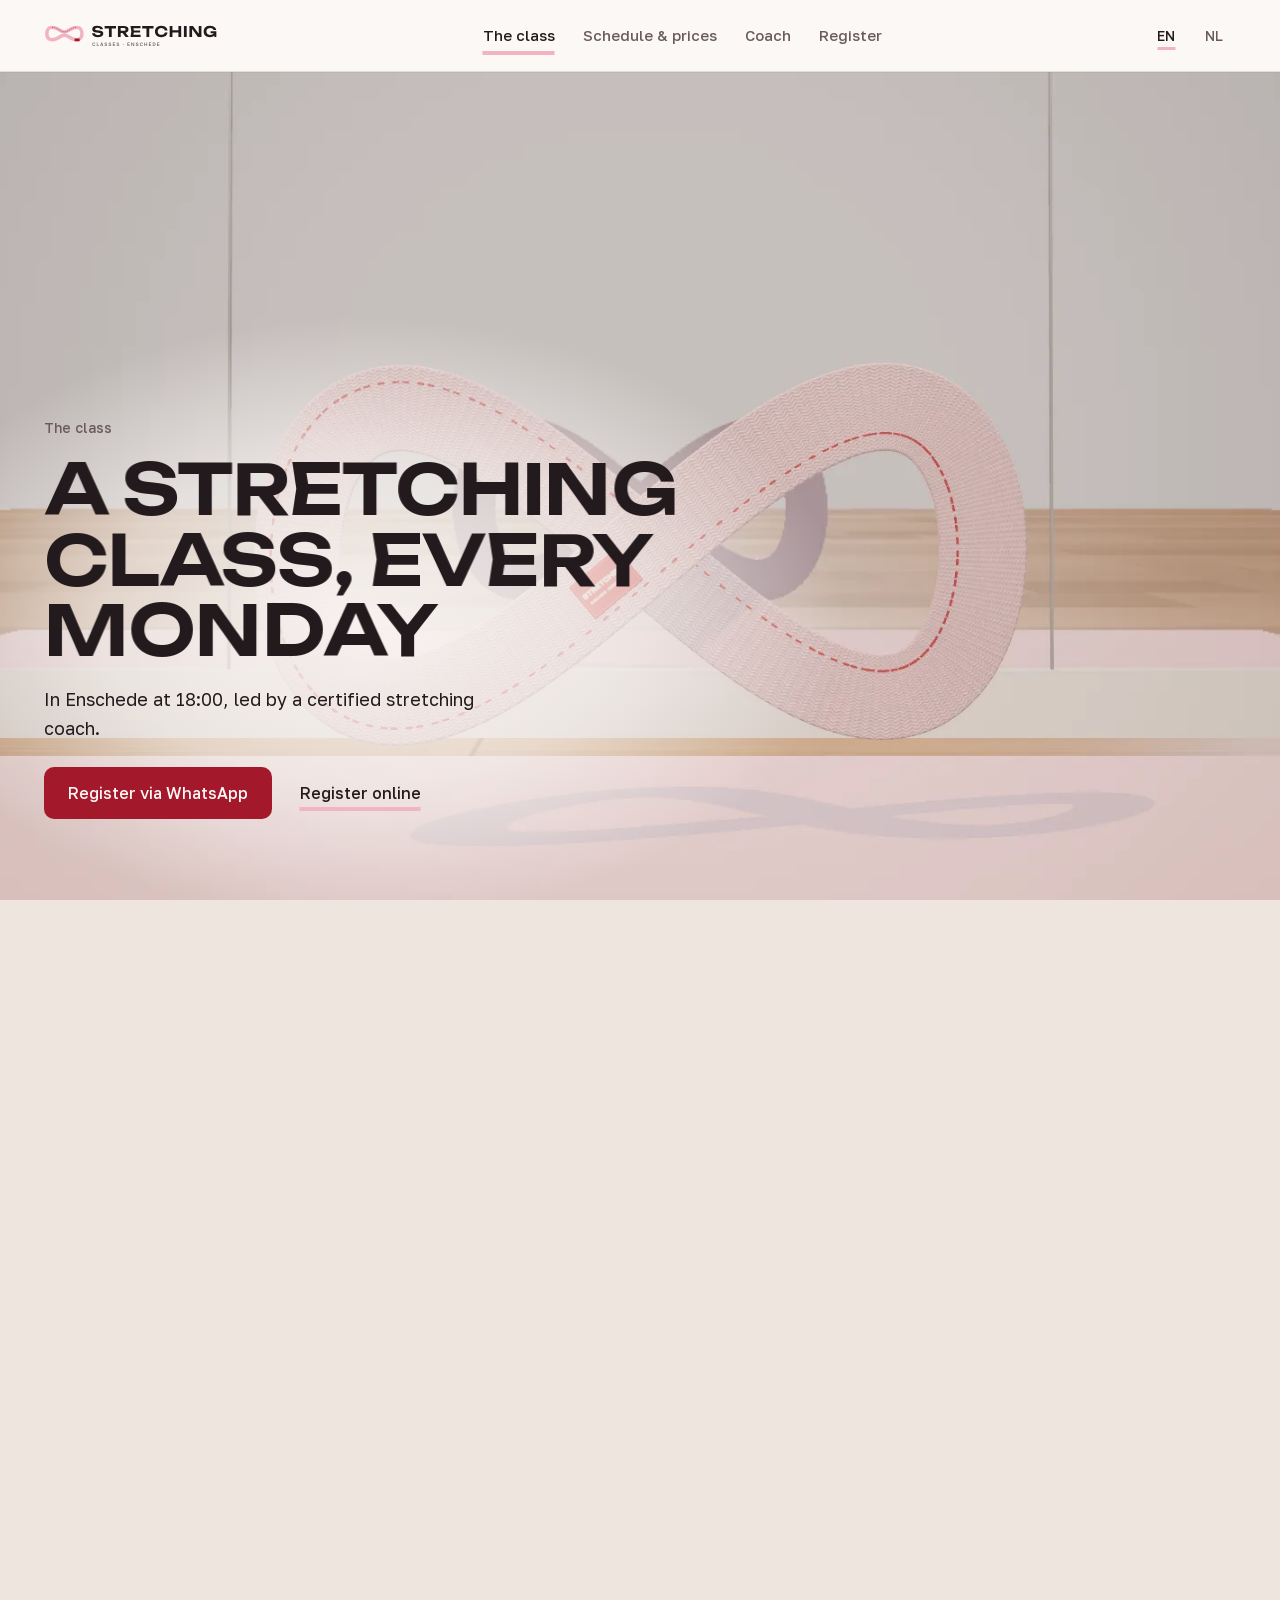
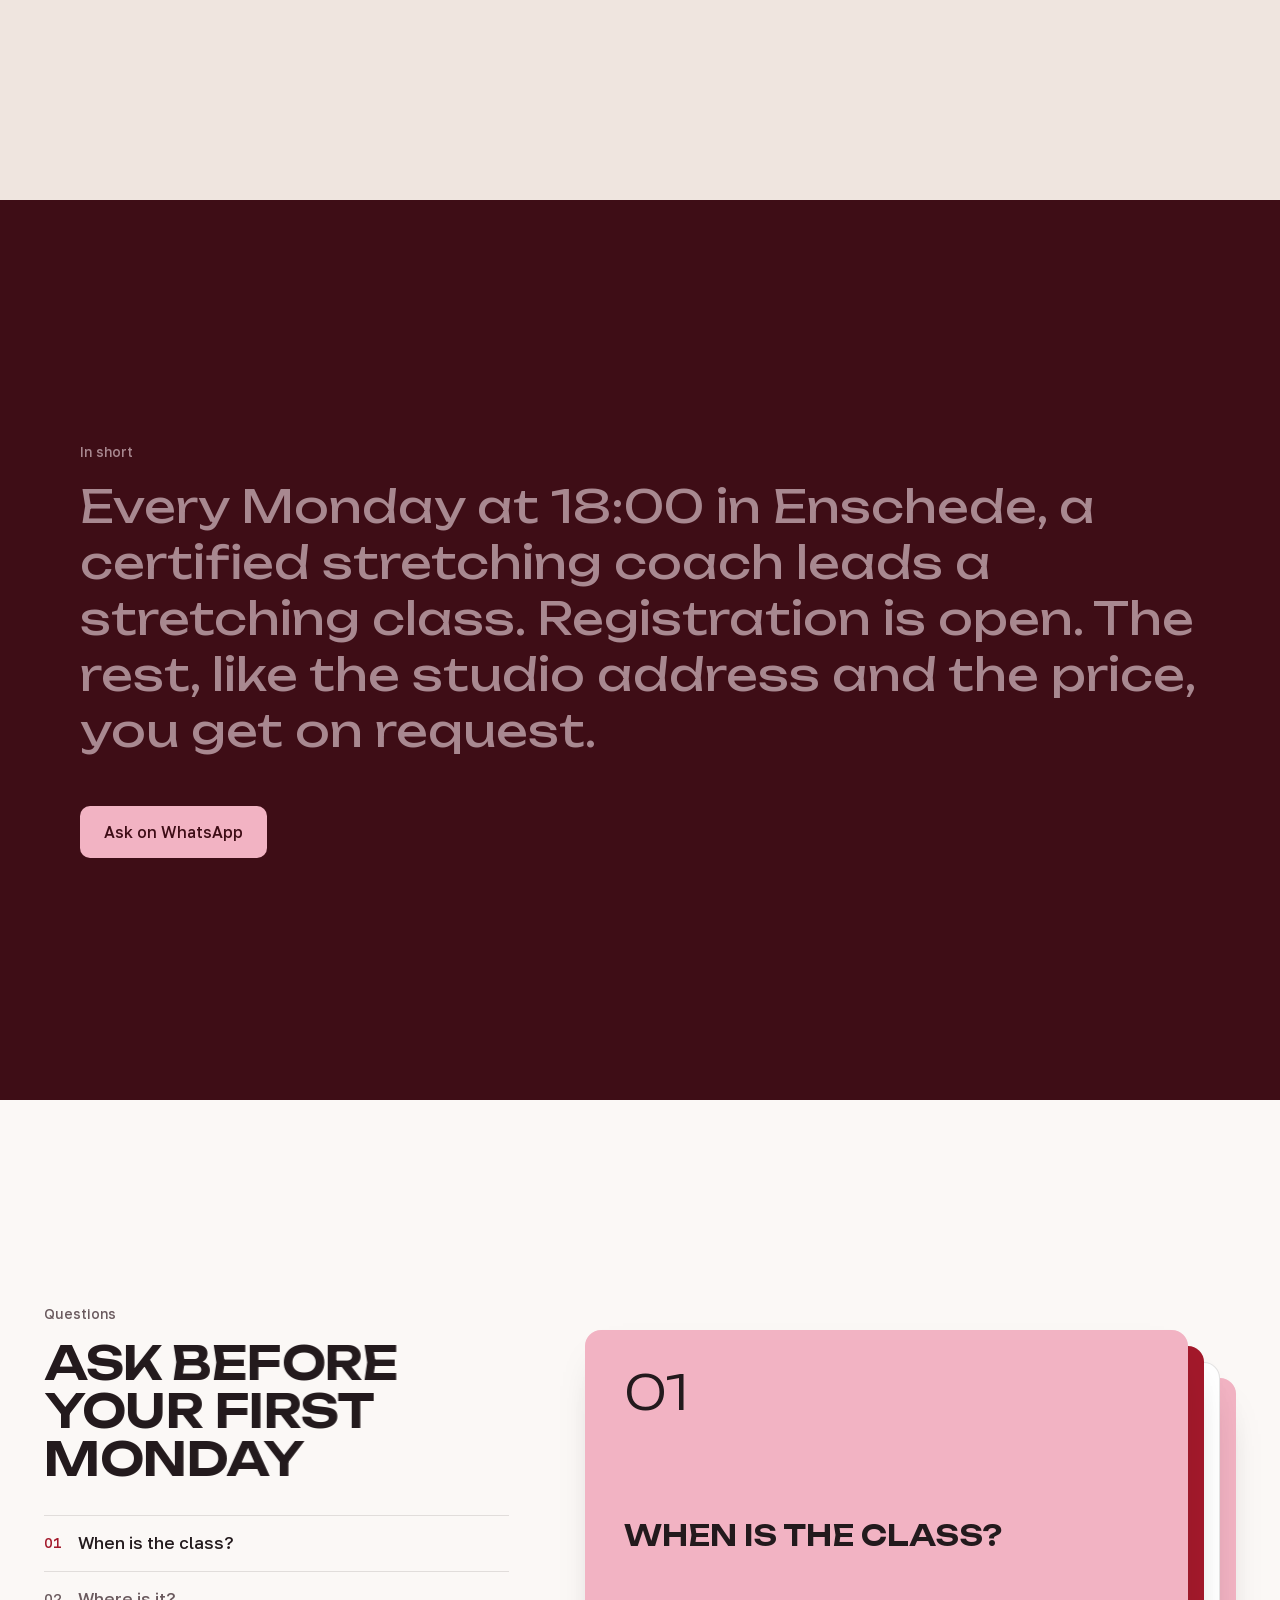
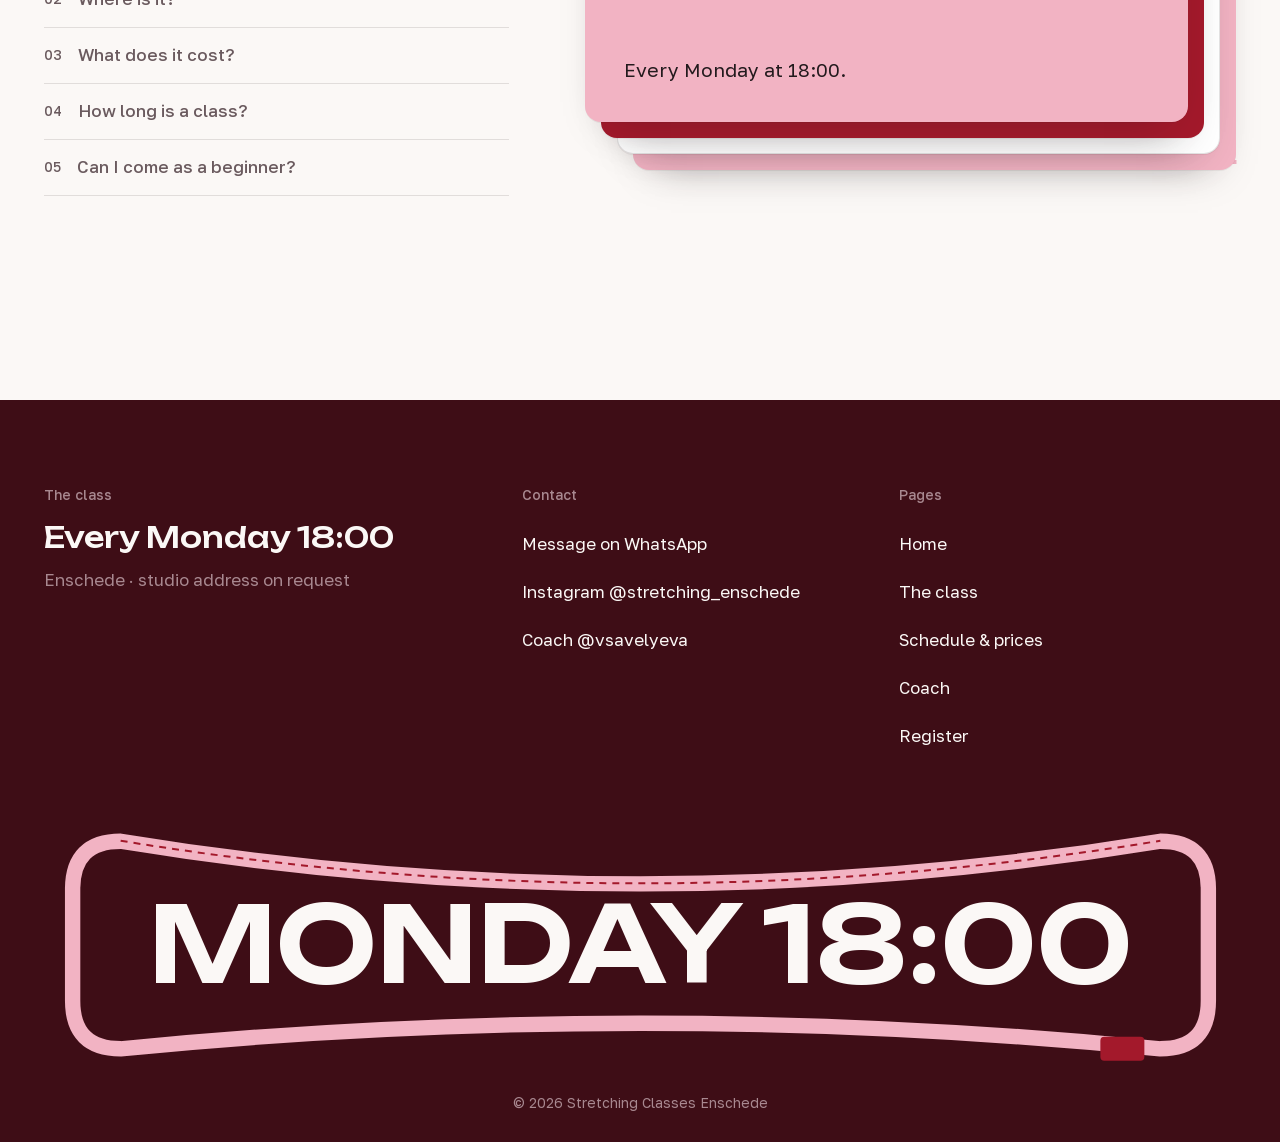
<file: public/classes.html>
<!doctype html>
<html lang="en">
<head>
<meta charset="utf-8">
<meta name="viewport" content="width=device-width, initial-scale=1, viewport-fit=cover">
<title>The class · Stretching Classes Enschede</title>
<meta name="description" content="What the Monday stretching class in Enschede is, and the answers you can get on WhatsApp.">
<meta name="theme-color" content="#3E0D16">
<link rel="canonical" href="https://stretching-enschede.pages.dev/classes.html">
<link rel="alternate" hreflang="en" href="https://stretching-enschede.pages.dev/classes.html"><link rel="alternate" hreflang="nl" href="https://stretching-enschede.pages.dev/nl/lessen.html">
<meta property="og:type" content="website"><meta property="og:site_name" content="Stretching Classes Enschede"><meta property="og:title" content="The class · Stretching Classes Enschede"><meta property="og:description" content="What the Monday stretching class in Enschede is, and the answers you can get on WhatsApp.">
<meta property="og:image" content="https://stretching-enschede.pages.dev/assets/img/og.jpg"><meta property="og:image:width" content="1200"><meta property="og:image:height" content="630"><meta property="og:locale" content="en_GB"><meta name="twitter:card" content="summary_large_image">
<link rel="icon" href="favicon.svg" type="image/svg+xml">
<link rel="preload" href="assets/fonts/unbounded-latin.woff2" as="font" type="font/woff2" crossorigin>
<link rel="preload" href="assets/fonts/golos-latin.woff2" as="font" type="font/woff2" crossorigin>
<link rel="stylesheet" href="assets/fonts/fonts.css">
<link rel="stylesheet" href="assets/css/site.css">
<script>try{if(sessionStorage.getItem('se-cc'))document.documentElement.classList.add('cc-in')}catch(e){}</script>
<script type="importmap">{"imports":{"three":"./assets/vendor/three.module.min.js","three/addons/":"./assets/vendor/three-addons/"}}</script>
<script src="assets/vendor/gsap/gsap.min.js" defer></script>
<script type="application/json" id="i18n">{"cur": "stretch", "menu": "Menu", "close": "Close", "chap": ["Rest", "Warm-up", "Inside", "Twist", "Monday", "Steps", "Release", "Loop"], "f_err_name": "Please fill in your name", "f_err_pick": "Choose one", "msg_hi": "Hi! I would like to register for the stretching class", "msg_on": "on", "msg_at": "at 18:00", "msg_any": "on a Monday at 18:00 (date not sure yet)", "msg_name": "Name", "msg_exp": "Stretching before", "msg_note": "Note", "monday": "Monday", "deck_next": "Next question", "days": ["Tue", "Wed", "Thu", "Fri", "Sat", "Sun", "Mon"], "lang": "en", "wa": "https://wa.me/31616134806"}</script>
</head>
<body class="is-inner p-classes" data-page="classes">
<a class="skip" href="#main">Skip to content</a>
<header class="hd">
  <a class="logo" href="index.html" aria-label="Stretching Classes Enschede"><svg class="logo-svg" viewBox="0 0 311 54" aria-hidden="true"><g transform="translate(0 4) scale(1)"><path fill="#F2B3C3" fill-rule="evenodd" d="M14 6C26 6 30 14 36 14S46 6 58 6C66 6 70 12 70 20S66 34 58 34C46 34 42 26 36 26S26 34 14 34C6 34 2 28 2 20S6 6 14 6ZM14 12C23 12 27 20 36 20S49 12 58 12C62 12 64 15 64 20S62 28 58 28C49 28 45 20 36 20S23 28 14 28C10 28 8 25 8 20S10 12 14 12Z"/><path fill="none" stroke="#A3192B" stroke-width="1.1" stroke-dasharray="2 2" d="M14 9C24.5 9 28.5 17 36 17S47.5 9 58 9"/><rect x="54" y="28.5" width="9" height="5" rx="1" fill="#A3192B"/></g><path fill="#231A1D" d="M84.95289904785156 23.620899047851562H89.93453967285156Q90.06713903808594 24.521791748046876 90.73988507080078 25.189335876464845Q91.41263110351562 25.85688000488281 92.54232507324218 26.22087683105469Q93.67201904296874 26.584873657226563 95.18261206054687 26.584873657226563Q97.32889904785156 26.584873657226563 98.56454095458984 25.994029846191406Q99.80018286132812 25.40318603515625 99.80018286132812 24.315094604492188Q99.80018286132812 23.475302856445314 99.09168762207031 23.01445587158203Q98.3831923828125 22.55360888671875 96.42020190429687 22.34951110839844L92.65281396484374 21.955615234375003Q88.73070349121093 21.56951745605469 86.97374920654298 20.147963806152347Q85.216794921875 18.72641015625 85.216794921875 16.25510729980469Q85.216794921875 14.2856025390625 86.37184698486328 12.908250793457032Q87.52689904785156 11.530899047851562 89.6257523803711 10.810048889160157Q91.72460571289062 10.089198730468752 94.54041015625 10.089198730468752Q97.30681396484376 10.089198730468752 99.44596697998047 10.88674920654297Q101.58511999511718 11.684299682617187 102.85262158203125 13.11625079345703Q104.12012316894531 14.548201904296876 104.23582348632812 16.467003173828125H99.25418286132812Q99.14758349609374 15.684410156250001 98.54698730468749 15.117615234375002Q97.94639111328125 14.5508203125 96.90899682617187 14.232973327636719Q95.8716025390625 13.915126342773437 94.43900952148438 13.915126342773437Q92.47992126464844 13.915126342773437 91.32487872314454 14.472820312500001Q90.16983618164062 15.030514282226564 90.16983618164062 16.066605712890627Q90.16983618164062 16.83749841308594 90.85103173828125 17.28534539794922Q91.53222729492188 17.7331923828125 93.31061840820313 17.937290161132815L97.29381079101563 18.37148571777344Q100.02511364746094 18.653583496093752 101.65726666259766 19.28798413085938Q103.28941967773437 19.922384765625 104.01547174072266 21.01373651123047Q104.74152380371093 22.105088256835938 104.74152380371093 23.763889526367187Q104.74152380371093 25.764593017578125 103.53902221679687 27.262195556640627Q102.33652062988281 28.759798095703125 100.1642177734375 29.585299682617187Q97.99191491699219 30.410801269531248 95.09551110839844 30.410801269531248Q92.12370666503907 30.410801269531248 89.86755364990235 29.55995111083984Q87.61140063476563 28.709100952148436 86.32244952392578 27.17770031738281Q85.03349841308594 25.646299682617187 84.95289904785156 23.620899047851562Z M114.72448889160157 12.671015869140625H119.63072888183594V30.0H114.72448889160157ZM107.13250158691406 10.5H127.22271618652344V14.849836181640626H107.13250158691406Z M133.99341967773438 19.08909460449219H141.30330285644533Q142.69169396972657 19.08909460449219 143.48793841552737 18.449498413085937Q144.28418286132813 17.809902221679685 144.28418286132813 16.668507934570314Q144.28418286132813 15.512813964843751 143.48793841552737 14.880367614746095Q142.69169396972657 14.247921264648438 141.30330285644533 14.247921264648438H133.30051428222657L135.5014323730469 11.832507934570312V30.0H130.5951923828125V10.5H141.94291174316407Q144.125615234375 10.5 145.76621777343752 11.276100952148438Q147.4068203125 12.052201904296876 148.32462158203126 13.429553649902346Q149.2424228515625 14.806905395507814 149.2424228515625 16.668507934570314Q149.2424228515625 18.478110473632814 148.32462158203126 19.861312377929686Q147.4068203125 21.24451428222656 145.76621777343752 22.01476507568359Q144.125615234375 22.785015869140626 141.94291174316407 22.785015869140626H133.99341967773438ZM137.13940063476562 20.874000000000002H142.69044189453126L149.86512634277344 30.0H144.15418286132814Z M169.8282145996094 18.422189208984378V22.077810791015626H155.72450158691407V18.422189208984378ZM159.0395301513672 20.25 157.7434323730469 28.3047822265625 155.69592126464846 25.982971435546876H170.67581713867187V30.0H152.82939428710938L154.33089270019534 20.25L152.82939428710938 10.5H170.54581713867188V14.517028564453126H155.69592126464846L157.7434323730469 12.195217773437502Z M181.06048889160155 12.671015869140625H185.96672888183593V30.0H181.06048889160155ZM173.46850158691407 10.5H193.55871618652344V14.849836181640626H173.46850158691407Z M218.32791491699217 21.95039111328125Q218.04451428222654 24.471094604492187 216.5807130126953 26.380146667480467Q215.11691174316405 28.28919873046875 212.73530920410155 29.35Q210.35370666503906 30.410801269531248 207.2870031738281 30.410801269531248Q203.9174006347656 30.410801269531248 201.38889904785157 29.136801269531247Q198.8603974609375 27.86280126953125 197.45314666748044 25.576100952148437Q196.04589587402342 23.289400634765627 196.04589587402342 20.25Q196.04589587402342 17.210599365234376 197.45314666748044 14.923899047851563Q198.8603974609375 12.63719873046875 201.38889904785157 11.363198730468751Q203.9174006347656 10.089198730468752 207.2870031738281 10.089198730468752Q210.35370666503906 10.089198730468752 212.73530920410155 11.150000000000002Q215.11691174316405 12.210801269531252 216.5807130126953 14.11270349121094Q218.04451428222654 16.014605712890628 218.32791491699217 18.54960888671875H213.3956749267578Q213.1330755615234 17.235315551757814 212.3303295288086 16.298670471191407Q211.52758349609374 15.362025390625 210.2477396850586 14.856328247070312Q208.96789587402344 14.350631103515626 207.27270349121093 14.350631103515626Q205.3357130126953 14.350631103515626 203.9278203125 15.06237713623047Q202.51992761230468 15.774123168945312 201.76203173828122 17.102716186523438Q201.0041358642578 18.431309204101563 201.0041358642578 20.25Q201.0041358642578 22.068690795898437 201.76203173828122 23.391433654785153Q202.51992761230468 24.714176513671873 203.9278203125 25.431772705078124Q205.3357130126953 26.149368896484376 207.27270349121093 26.149368896484376Q208.96789587402344 26.149368896484376 210.2477396850586 25.662521911621095Q211.52758349609374 25.175674926757814 212.3303295288086 24.231880004882814Q213.1330755615234 23.288085083007815 213.3956749267578 21.95039111328125Z M222.0851923828125 10.5H226.99143237304685V30.0H222.0851923828125ZM237.57078222656247 10.5H242.47702221679685V30.0H237.57078222656247ZM224.8087161865234 17.95028063964844H239.65339428710936V22.276716186523437H224.8087161865234Z M247.29119238281248 10.5H252.19743237304687V30.0H247.29119238281248Z M275.07119238281246 26.65636572265625 273.4799873046875 26.941069213867188V10.5H278.2354260253906V30.0H272.05387683105465L260.1797257080078 13.570631103515627L261.7566311035156 13.28592761230469V30.0H257.00119238281246V10.5H263.3569434814453Z M302.904501586914 21.547400634765623Q302.8434006347656 23.320599365234376 302.1966514282226 24.919599365234376Q301.54990222167964 26.518599365234376 300.3311530151367 27.758149841308594Q299.11240380859374 28.99770031738281 297.3138533325195 29.704250793457028Q295.51530285644526 30.410801269531248 293.13370031738276 30.410801269531248Q290.8431009521484 30.410801269531248 288.8495504760742 29.732201904296872Q286.856 29.0536025390625 285.35189904785153 27.75230285644531Q283.84779809570307 26.451003173828127 283.0066971435547 24.561452697753907Q282.1655961914062 22.671902221679687 282.1655961914062 20.25Q282.1655961914062 17.828097778320313 283.0138469848632 15.938547302246095Q283.8620977783203 14.048996826171877 285.3908990478515 12.747697143554689Q286.91970031738276 11.4463974609375 288.9568012695312 10.767798095703126Q290.99390222167966 10.089198730468752 293.39760253906246 10.089198730468752Q296.56310729980464 10.089198730468752 298.8823092041015 11.075899047851564Q301.2015111083984 12.062599365234377 302.6204622192382 13.776Q304.0394133300781 15.489400634765625 304.42161523437494 17.720201904296875H299.4750755615234Q299.212476196289 16.634709838867188 298.38047937011714 15.848866027832031Q297.5484825439453 15.063022216796876 296.28878857421876 14.639875549316407Q295.0290946044922 14.216728881835937 293.4067034912109 14.216728881835937Q291.46971301269525 14.216728881835937 290.0559701538085 14.909624755859376Q288.64222729492184 15.602520629882813 287.8713314208984 16.94281396484375Q287.10043554687496 18.28310729980469 287.10043554687496 20.25Q287.10043554687496 22.228593017578127 287.920732055664 23.606586669921874Q288.7410285644531 24.984580322265625 290.2548723754883 25.69047619628906Q291.7687161865234 26.396372070312502 293.8305079345703 26.396372070312502Q295.82599999999996 26.396372070312502 297.3430946044922 25.797726989746096Q298.86018920898437 25.19908190917969 299.76043682861325 24.077189208984375Q300.66068444824214 22.95529650878906 300.7854857177734 21.390104125976563ZM294.38950476074217 23.532514282226565V20.031589843749998H304.60621459960936V30.0H301.1104888916015L300.43708190917965 22.1948076171875L301.406886352539 23.532514282226565Z"/><path fill="#6A5A5E" d="M88.096 46.0946Q87.3564 46.0946 86.763 45.780699999999996Q86.1696 45.4668 85.82130000000001 44.7917Q85.473 44.1166 85.473 43.033V42.861Q85.473 42.0784 85.6794 41.515100000000004Q85.8858 40.9518 86.2427 40.590599999999995Q86.5996 40.2294 87.0769 40.0574Q87.5542 39.8854 88.096 39.8854Q88.5948 39.8854 89.0248 40.010099999999994Q89.4548 40.1348 89.7816 40.3842Q90.1084 40.6336 90.3062 41.0034Q90.504 41.3732 90.547 41.872H89.46340000000001Q89.3516 41.313 88.9861 41.055Q88.6206 40.797 88.096 40.797Q87.7176 40.797 87.36500000000001 40.9905Q87.0124 41.184 86.78450000000001 41.6312Q86.5566 42.0784 86.5566 42.861V43.033Q86.5566 43.6522 86.6942 44.0693Q86.8318 44.4864 87.05969999999999 44.7272Q87.2876 44.968 87.55850000000001 45.075500000000005Q87.8294 45.183 88.096 45.183Q88.7152 45.183 89.0549 44.8949Q89.3946 44.6068 89.46340000000001 44.108H90.547Q90.4954 44.6412 90.2933 45.0196Q90.0912 45.398 89.7601 45.6345Q89.429 45.871 89.0076 45.9828Q88.5862 46.0946 88.096 46.0946Z M93.308 46.0V39.980000000000004H94.34V45.1056H97.26400000000001V46.0Z M99.165 46.0 101.444 39.980000000000004H102.476L104.755 46.0H103.6542L103.1468 44.6412H100.7044L100.197 46.0ZM101.0398 43.7468H102.8114L101.9342 41.269999999999996Z M109.27900000000001 46.0946Q108.50500000000001 46.0946 107.9976 45.870999999999995Q107.49020000000002 45.6474 107.2279 45.2561Q106.96560000000001 44.8648 106.91400000000002 44.366H107.94600000000001Q108.01480000000001 44.7186 108.29860000000001 44.9508Q108.5824 45.183 109.27900000000001 45.183Q110.0014 45.183 110.3067 44.9465Q110.61200000000001 44.71 110.61200000000001 44.366Q110.61200000000001 44.0822 110.44000000000001 43.9016Q110.26800000000001 43.721000000000004 109.9111 43.5877Q109.55420000000001 43.4544 109.00380000000001 43.3426Q108.3846 43.205 107.9546 42.994299999999996Q107.5246 42.7836 107.30530000000002 42.431Q107.08600000000001 42.0784 107.08600000000001 41.528Q107.08600000000001 41.0722 107.33540000000002 40.7024Q107.58480000000002 40.3326 108.07070000000002 40.108999999999995Q108.5566 39.8854 109.27900000000001 39.8854Q109.98420000000002 39.8854 110.45290000000001 40.0961Q110.92160000000001 40.3068 111.17530000000001 40.6766Q111.429 41.0464 111.47200000000001 41.528H110.44000000000001Q110.37120000000002 41.2012 110.0917 40.9991Q109.8122 40.797 109.27900000000001 40.797Q108.6598 40.797 108.3889 41.012Q108.11800000000001 41.227000000000004 108.11800000000001 41.528Q108.11800000000001 41.9408 108.46200000000002 42.1472Q108.80600000000001 42.3536 109.5198 42.4998Q110.05300000000001 42.6116 110.44860000000001 42.762100000000004Q110.84420000000001 42.9126 111.11080000000001 43.1233Q111.37740000000001 43.334 111.51070000000001 43.639300000000006Q111.644 43.9446 111.644 44.366Q111.644 44.8648 111.38170000000001 45.2561Q111.11940000000001 45.6474 110.59480000000002 45.870999999999995Q110.07020000000001 46.0946 109.27900000000001 46.0946Z M116.46900000000001 46.0946Q115.69500000000001 46.0946 115.1876 45.870999999999995Q114.68020000000001 45.6474 114.4179 45.2561Q114.1556 44.8648 114.10400000000001 44.366H115.13600000000001Q115.2048 44.7186 115.4886 44.9508Q115.7724 45.183 116.46900000000001 45.183Q117.1914 45.183 117.4967 44.9465Q117.802 44.71 117.802 44.366Q117.802 44.0822 117.63000000000001 43.9016Q117.45800000000001 43.721000000000004 117.1011 43.5877Q116.7442 43.4544 116.19380000000001 43.3426Q115.5746 43.205 115.1446 42.994299999999996Q114.7146 42.7836 114.49530000000001 42.431Q114.27600000000001 42.0784 114.27600000000001 41.528Q114.27600000000001 41.0722 114.52540000000002 40.7024Q114.77480000000001 40.3326 115.26070000000001 40.108999999999995Q115.7466 39.8854 116.46900000000001 39.8854Q117.17420000000001 39.8854 117.64290000000001 40.0961Q118.11160000000001 40.3068 118.3653 40.6766Q118.619 41.0464 118.662 41.528H117.63000000000001Q117.56120000000001 41.2012 117.2817 40.9991Q117.0022 40.797 116.46900000000001 40.797Q115.8498 40.797 115.5789 41.012Q115.308 41.227000000000004 115.308 41.528Q115.308 41.9408 115.65200000000002 42.1472Q115.99600000000001 42.3536 116.7098 42.4998Q117.24300000000001 42.6116 117.63860000000001 42.762100000000004Q118.03420000000001 42.9126 118.30080000000001 43.1233Q118.5674 43.334 118.70070000000001 43.639300000000006Q118.834 43.9446 118.834 44.366Q118.834 44.8648 118.5717 45.2561Q118.30940000000001 45.6474 117.78480000000002 45.870999999999995Q117.26020000000001 46.0946 116.46900000000001 46.0946Z M121.638 46.0V39.980000000000004H125.68V40.8744H122.67V42.4568H125.422V43.3512H122.67V45.1056H125.68V46.0Z M130.548 46.0946Q129.774 46.0946 129.26659999999998 45.870999999999995Q128.7592 45.6474 128.49689999999998 45.2561Q128.2346 44.8648 128.183 44.366H129.215Q129.2838 44.7186 129.56760000000003 44.9508Q129.8514 45.183 130.548 45.183Q131.2704 45.183 131.57569999999998 44.9465Q131.881 44.71 131.881 44.366Q131.881 44.0822 131.709 43.9016Q131.537 43.721000000000004 131.18009999999998 43.5877Q130.82319999999999 43.4544 130.2728 43.3426Q129.6536 43.205 129.2236 42.994299999999996Q128.7936 42.7836 128.5743 42.431Q128.355 42.0784 128.355 41.528Q128.355 41.0722 128.6044 40.7024Q128.8538 40.3326 129.3397 40.108999999999995Q129.8256 39.8854 130.548 39.8854Q131.2532 39.8854 131.7219 40.0961Q132.1906 40.3068 132.4443 40.6766Q132.698 41.0464 132.741 41.528H131.709Q131.6402 41.2012 131.3607 40.9991Q131.0812 40.797 130.548 40.797Q129.9288 40.797 129.65789999999998 41.012Q129.387 41.227000000000004 129.387 41.528Q129.387 41.9408 129.731 42.1472Q130.075 42.3536 130.7888 42.4998Q131.322 42.6116 131.7176 42.762100000000004Q132.1132 42.9126 132.3798 43.1233Q132.6464 43.334 132.7797 43.639300000000006Q132.913 43.9446 132.913 44.366Q132.913 44.8648 132.6507 45.2561Q132.3884 45.6474 131.8638 45.870999999999995Q131.3392 46.0946 130.548 46.0946Z  M140.02587714285715 44.323Q139.8368 44.323 139.67770000000002 44.2327Q139.51860000000002 44.1424 139.42830000000004 43.98271604938272Q139.33800000000002 43.82303209876543 139.33800000000002 43.63340740740741Q139.33800000000002 43.334 139.53580000000002 43.1405Q139.73360000000002 42.947 140.026 42.947Q140.31840000000003 42.947 140.51620000000003 43.1405Q140.714 43.334 140.714 43.63340740740741Q140.714 43.82303209876543 140.62369999999999 43.98271604938272Q140.5334 44.1424 140.37915285714286 44.2327Q140.22490571428574 44.323 140.02587714285715 44.323Z  M147.483 46.0V39.980000000000004H151.525V40.8744H148.51500000000001V42.4568H151.267V43.3512H148.51500000000001V45.1056H151.525V46.0Z M154.372 46.0V39.980000000000004H155.36960000000002L158.328 44.28V39.980000000000004H159.36V46.0H158.3624L155.40400000000002 41.7V46.0Z M164.529 46.0946Q163.755 46.0946 163.2476 45.870999999999995Q162.74020000000002 45.6474 162.4779 45.2561Q162.2156 44.8648 162.16400000000002 44.366H163.196Q163.2648 44.7186 163.54860000000002 44.9508Q163.8324 45.183 164.529 45.183Q165.25140000000002 45.183 165.55670000000003 44.9465Q165.86200000000002 44.71 165.86200000000002 44.366Q165.86200000000002 44.0822 165.69 43.9016Q165.518 43.721000000000004 165.1611 43.5877Q164.8042 43.4544 164.2538 43.3426Q163.6346 43.205 163.20460000000003 42.994299999999996Q162.77460000000002 42.7836 162.55530000000002 42.431Q162.336 42.0784 162.336 41.528Q162.336 41.0722 162.5854 40.7024Q162.8348 40.3326 163.3207 40.108999999999995Q163.8066 39.8854 164.529 39.8854Q165.23420000000002 39.8854 165.7029 40.0961Q166.1716 40.3068 166.4253 40.6766Q166.679 41.0464 166.722 41.528H165.69Q165.62120000000002 41.2012 165.3417 40.9991Q165.06220000000002 40.797 164.529 40.797Q163.90980000000002 40.797 163.6389 41.012Q163.368 41.227000000000004 163.368 41.528Q163.368 41.9408 163.712 42.1472Q164.056 42.3536 164.7698 42.4998Q165.303 42.6116 165.6986 42.762100000000004Q166.0942 42.9126 166.3608 43.1233Q166.62740000000002 43.334 166.7607 43.639300000000006Q166.894 43.9446 166.894 44.366Q166.894 44.8648 166.63170000000002 45.2561Q166.3694 45.6474 165.84480000000002 45.870999999999995Q165.3202 46.0946 164.529 46.0946Z M172.02 46.0946Q171.28040000000001 46.0946 170.687 45.780699999999996Q170.0936 45.4668 169.74530000000001 44.7917Q169.39700000000002 44.1166 169.39700000000002 43.033V42.861Q169.39700000000002 42.0784 169.60340000000002 41.515100000000004Q169.8098 40.9518 170.1667 40.590599999999995Q170.52360000000002 40.2294 171.0009 40.0574Q171.47820000000002 39.8854 172.02 39.8854Q172.5188 39.8854 172.9488 40.010099999999994Q173.3788 40.1348 173.7056 40.3842Q174.0324 40.6336 174.2302 41.0034Q174.428 41.3732 174.471 41.872H173.3874Q173.2756 41.313 172.9101 41.055Q172.5446 40.797 172.02 40.797Q171.6416 40.797 171.28900000000002 40.9905Q170.93640000000002 41.184 170.70850000000002 41.6312Q170.4806 42.0784 170.4806 42.861V43.033Q170.4806 43.6522 170.6182 44.0693Q170.7558 44.4864 170.9837 44.7272Q171.2116 44.968 171.48250000000002 45.075500000000005Q171.7534 45.183 172.02 45.183Q172.63920000000002 45.183 172.9789 44.8949Q173.3186 44.6068 173.3874 44.108H174.471Q174.4194 44.6412 174.2173 45.0196Q174.0152 45.398 173.6841 45.6345Q173.353 45.871 172.9316 45.9828Q172.5102 46.0946 172.02 46.0946Z M177.232 46.0V39.980000000000004H178.264V42.4568H181.188V39.980000000000004H182.22V46.0H181.188V43.3512H178.264V46.0Z M185.368 46.0V39.980000000000004H189.41V40.8744H186.4V42.4568H189.152V43.3512H186.4V45.1056H189.41V46.0Z M192.257 46.0V39.980000000000004H194.192Q195.1036 39.980000000000004 195.7486 40.3025Q196.3936 40.625 196.73329999999999 41.265699999999995Q197.073 41.9064 197.073 42.861V43.033Q197.073 43.9962 196.7204 44.6584Q196.36780000000002 45.3206 195.7013 45.6603Q195.03480000000002 46.0 194.106 46.0ZM193.28900000000002 45.1056H194.02Q194.6134 45.1056 195.05630000000002 44.9035Q195.4992 44.7014 195.7443 44.245599999999996Q195.98940000000002 43.7898 195.98940000000002 43.033V42.861Q195.98940000000002 42.1558 195.74 41.7172Q195.4906 41.2786 195.06490000000002 41.076499999999996Q194.63920000000002 40.8744 194.106 40.8744H193.28900000000002Z M199.92000000000002 46.0V39.980000000000004H203.96200000000002V40.8744H200.95200000000003V42.4568H203.704V43.3512H200.95200000000003V45.1056H203.96200000000002V46.0Z"/></svg></a>
  <nav class="hd-links" aria-label="Menu"><a href="classes.html" aria-current=page>The class</a><a href="schedule.html">Schedule & prices</a><a href="coach.html">Coach</a><a href="register.html">Register</a></nav>
  <div class="hd-r">
    <nav class="lang" aria-label="Language"><a href="classes.html" hreflang="en" lang="en" aria-current="true">EN</a><a href="nl/lessen.html" hreflang="nl" lang="nl">NL</a></nav>
    <button class="menu-btn" type="button" aria-expanded="false" aria-controls="menu"><span>Menu</span><i></i></button>
  </div>
</header>
<div class="menu" id="menu" hidden>
  <ol class="menu-list"><li><a href="index.html"><span class="mn tab">01</span><span class="ml">Home</span></a></li><li><a href="classes.html" aria-current=page><span class="mn tab">02</span><span class="ml">The class</span></a></li><li><a href="schedule.html"><span class="mn tab">03</span><span class="ml">Schedule & prices</span></a></li><li><a href="coach.html"><span class="mn tab">04</span><span class="ml">Coach</span></a></li><li><a href="register.html"><span class="mn tab">05</span><span class="ml">Register</span></a></li></ol>
  <div class="menu-foot"><p>Every Monday 18:00 · Enschede</p><p><a href="https://wa.me/31616134806" rel="noopener" target="_blank">WhatsApp</a> · <a href="https://www.instagram.com/stretching_enschede/" rel="noopener" target="_blank">Instagram</a></p></div>
</div>
<main id="main"><section class="ihero ihero-classes ihero-scrub">
  <div class="ihero-stick"><canvas class="stage stage-lite" aria-hidden="true"></canvas><img class="poster" data-src="assets/img/poster.webp" alt="" hidden>
  <div class="ihero-copy"><p class="kicker">The class</p><h1 class="display display-i rek"><span class="rek-in">A stretching class, every Monday</span></h1><p class="lead">In Enschede at 18:00, led by a certified stretching coach.</p><div class="actions"><a class="btn" href="https://wa.me/31616134806" rel="noopener" target="_blank">Register via WhatsApp</a><a class="link" href="register.html">Register online</a></div></div></div>
</section>
<section class="sec facts"><div class="wrap facts-in">
  <p class="kicker">In short</p>
  <p class="wbw" data-wbw><em>Every Monday</em> at <em>18:00</em> in Enschede, a <em>certified stretching coach</em> leads a stretching class. <em>Registration is open.</em> The rest, like the studio address and the price, you get on request.</p>
  <div class="actions"><a class="btn btn-on-dark" href="https://wa.me/31616134806" rel="noopener" target="_blank">Ask on WhatsApp</a></div>
</div></section>
<section class="sec deck-sec"><div class="wrap deck-grid">
  <div class="deck-l"><p class="kicker">Questions</p><h2 class="h2 rek"><span class="rek-in">Ask before your first Monday</span></h2><ol class="qlist"><li><button type="button" data-q="0" aria-pressed=true><span class="tab">01</span><span>When is the class?</span></button></li><li><button type="button" data-q="1" aria-pressed=false><span class="tab">02</span><span>Where is it?</span></button></li><li><button type="button" data-q="2" aria-pressed=false><span class="tab">03</span><span>What does it cost?</span></button></li><li><button type="button" data-q="3" aria-pressed=false><span class="tab">04</span><span>How long is a class?</span></button></li><li><button type="button" data-q="4" aria-pressed=false><span class="tab">05</span><span>Can I come as a beginner?</span></button></li></ol></div>
  <div class="deck" aria-live="polite"><article class="card skin-0" data-c="0"><p class="card-n tab">01</p><h3 class="card-q">When is the class?</h3><p class="card-a">Every Monday at 18:00.</p></article><article class="card skin-1" data-c="1"><p class="card-n tab">02</p><h3 class="card-q">Where is it?</h3><p class="card-a">In Enschede. Ask for the studio address on WhatsApp.</p></article><article class="card skin-2" data-c="2"><p class="card-n tab">03</p><h3 class="card-q">What does it cost?</h3><p class="card-a">Price on request. Ask on WhatsApp for the current price.</p></article><article class="card skin-0" data-c="3"><p class="card-n tab">04</p><h3 class="card-q">How long is a class?</h3><p class="card-a">On request. Ask on WhatsApp.</p></article><article class="card skin-1" data-c="4"><p class="card-n tab">05</p><h3 class="card-q">Can I come as a beginner?</h3><p class="card-a">Ask the coach on WhatsApp before your first class.</p></article><button class="deck-next link" type="button">Next question</button></div>
</div></section>
</main>
<footer class="ft">
  <div class="wrap ft-grid">
    <div><h2 class="ft-h">The class</h2><p class="ft-big">Every Monday 18:00</p><p class="ft-m">Enschede · studio address on request</p></div>
    <div><h2 class="ft-h">Contact</h2><ul class="ft-list"><li><a href="https://wa.me/31616134806" rel="noopener" target="_blank">Message on WhatsApp</a></li><li><a href="https://www.instagram.com/stretching_enschede/" rel="noopener" target="_blank">Instagram @stretching_enschede</a></li><li><a href="https://www.instagram.com/vsavelyeva/" rel="noopener" target="_blank">Coach @vsavelyeva</a></li></ul></div>
    <div><h2 class="ft-h">Pages</h2><ul class="ft-list"><li><a href="index.html">Home</a></li><li><a href="classes.html">The class</a></li><li><a href="schedule.html">Schedule & prices</a></li><li><a href="coach.html">Coach</a></li><li><a href="register.html">Register</a></li></ul></div>
  </div>
  <div class="ft-loop" aria-hidden="true"><p class="ft-giant">Monday 18:00</p><svg class="ft-svg"><path class="ft-band" d=""/><path class="ft-seam" d=""/><rect class="ft-tag" width="44" height="24" rx="4"/></svg></div>
  <p class="ft-c">© 2026 Stretching Classes Enschede</p>
</footer>
<div class="cc" aria-hidden="true"><i class="velvet cc-l"></i><i class="velvet cc-r"></i></div><div class="cur" aria-hidden="true"><i class="cur-dot"></i><i class="cur-ring"></i><span class="cur-t">stretch</span></div>
<script type="module" src="assets/js/page.js"></script>
</body>
</html>
</file>
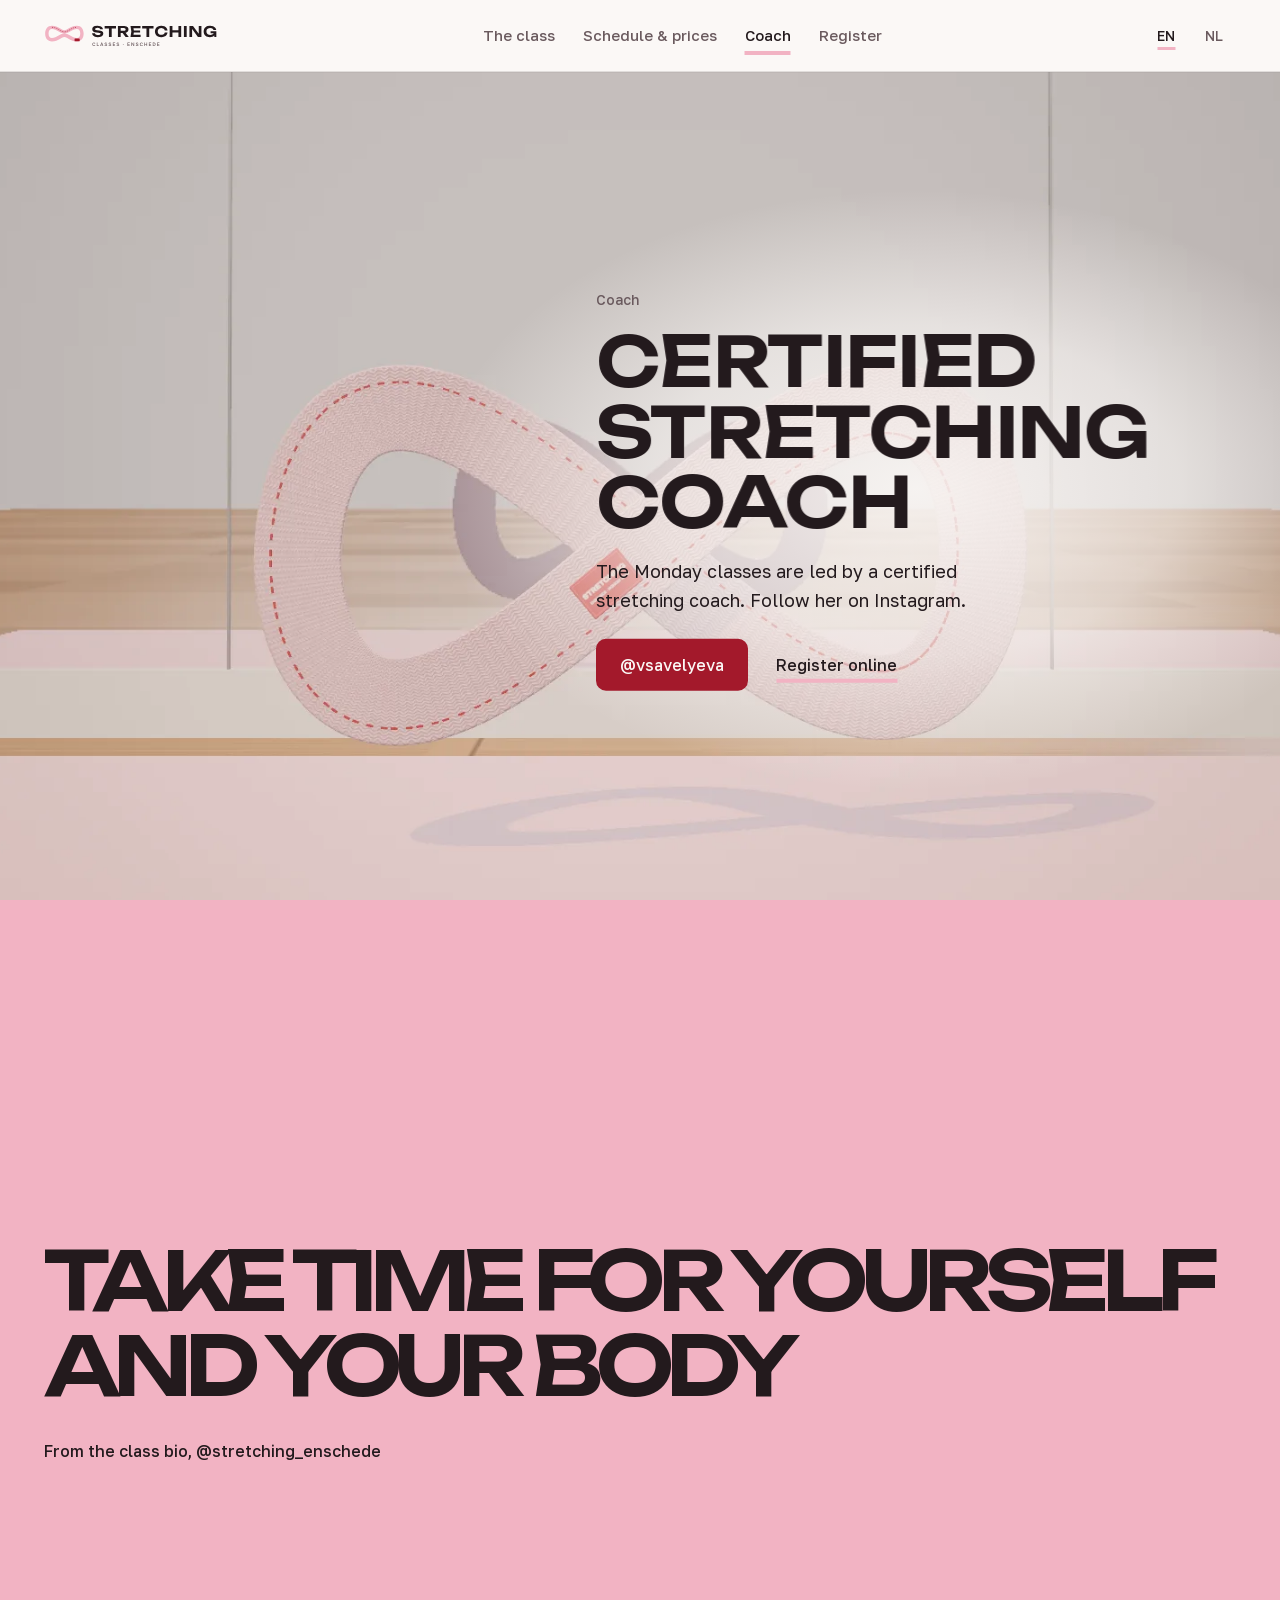
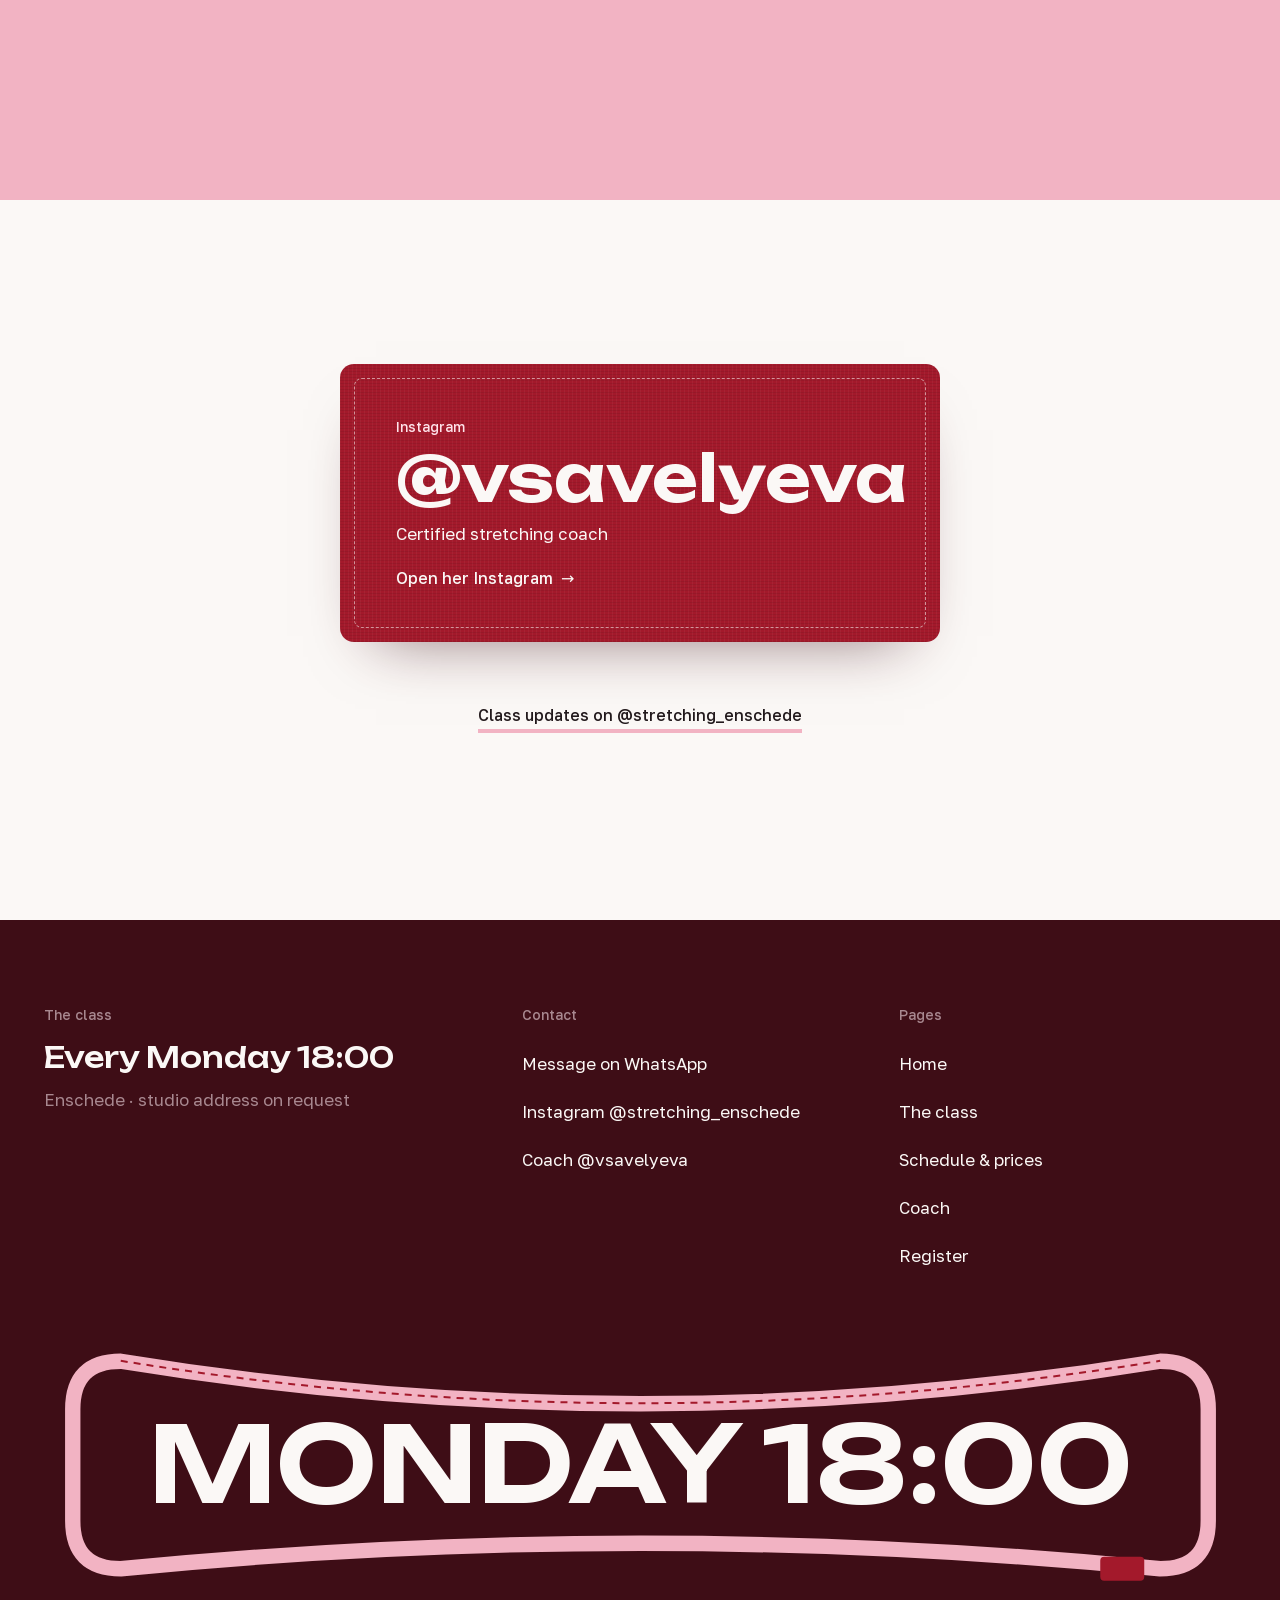
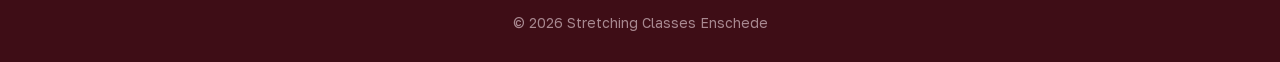
<file: public/coach.html>
<!doctype html>
<html lang="en">
<head>
<meta charset="utf-8">
<meta name="viewport" content="width=device-width, initial-scale=1, viewport-fit=cover">
<title>Coach · Stretching Classes Enschede</title>
<meta name="description" content="The classes are led by a certified stretching coach. Follow her on Instagram: @vsavelyeva.">
<meta name="theme-color" content="#3E0D16">
<link rel="canonical" href="https://stretching-enschede.pages.dev/coach.html">
<link rel="alternate" hreflang="en" href="https://stretching-enschede.pages.dev/coach.html"><link rel="alternate" hreflang="nl" href="https://stretching-enschede.pages.dev/nl/coach.html">
<meta property="og:type" content="website"><meta property="og:site_name" content="Stretching Classes Enschede"><meta property="og:title" content="Coach · Stretching Classes Enschede"><meta property="og:description" content="The classes are led by a certified stretching coach. Follow her on Instagram: @vsavelyeva.">
<meta property="og:image" content="https://stretching-enschede.pages.dev/assets/img/og.jpg"><meta property="og:image:width" content="1200"><meta property="og:image:height" content="630"><meta property="og:locale" content="en_GB"><meta name="twitter:card" content="summary_large_image">
<link rel="icon" href="favicon.svg" type="image/svg+xml">
<link rel="preload" href="assets/fonts/unbounded-latin.woff2" as="font" type="font/woff2" crossorigin>
<link rel="preload" href="assets/fonts/golos-latin.woff2" as="font" type="font/woff2" crossorigin>
<link rel="stylesheet" href="assets/fonts/fonts.css">
<link rel="stylesheet" href="assets/css/site.css">
<script>try{if(sessionStorage.getItem('se-cc'))document.documentElement.classList.add('cc-in')}catch(e){}</script>
<script type="importmap">{"imports":{"three":"./assets/vendor/three.module.min.js","three/addons/":"./assets/vendor/three-addons/"}}</script>
<script src="assets/vendor/gsap/gsap.min.js" defer></script>
<script type="application/json" id="i18n">{"cur": "stretch", "menu": "Menu", "close": "Close", "chap": ["Rest", "Warm-up", "Inside", "Twist", "Monday", "Steps", "Release", "Loop"], "f_err_name": "Please fill in your name", "f_err_pick": "Choose one", "msg_hi": "Hi! I would like to register for the stretching class", "msg_on": "on", "msg_at": "at 18:00", "msg_any": "on a Monday at 18:00 (date not sure yet)", "msg_name": "Name", "msg_exp": "Stretching before", "msg_note": "Note", "monday": "Monday", "deck_next": "Next question", "days": ["Tue", "Wed", "Thu", "Fri", "Sat", "Sun", "Mon"], "lang": "en", "wa": "https://wa.me/31616134806"}</script>
</head>
<body class="is-inner p-coach" data-page="coach">
<a class="skip" href="#main">Skip to content</a>
<header class="hd">
  <a class="logo" href="index.html" aria-label="Stretching Classes Enschede"><svg class="logo-svg" viewBox="0 0 311 54" aria-hidden="true"><g transform="translate(0 4) scale(1)"><path fill="#F2B3C3" fill-rule="evenodd" d="M14 6C26 6 30 14 36 14S46 6 58 6C66 6 70 12 70 20S66 34 58 34C46 34 42 26 36 26S26 34 14 34C6 34 2 28 2 20S6 6 14 6ZM14 12C23 12 27 20 36 20S49 12 58 12C62 12 64 15 64 20S62 28 58 28C49 28 45 20 36 20S23 28 14 28C10 28 8 25 8 20S10 12 14 12Z"/><path fill="none" stroke="#A3192B" stroke-width="1.1" stroke-dasharray="2 2" d="M14 9C24.5 9 28.5 17 36 17S47.5 9 58 9"/><rect x="54" y="28.5" width="9" height="5" rx="1" fill="#A3192B"/></g><path fill="#231A1D" d="M84.95289904785156 23.620899047851562H89.93453967285156Q90.06713903808594 24.521791748046876 90.73988507080078 25.189335876464845Q91.41263110351562 25.85688000488281 92.54232507324218 26.22087683105469Q93.67201904296874 26.584873657226563 95.18261206054687 26.584873657226563Q97.32889904785156 26.584873657226563 98.56454095458984 25.994029846191406Q99.80018286132812 25.40318603515625 99.80018286132812 24.315094604492188Q99.80018286132812 23.475302856445314 99.09168762207031 23.01445587158203Q98.3831923828125 22.55360888671875 96.42020190429687 22.34951110839844L92.65281396484374 21.955615234375003Q88.73070349121093 21.56951745605469 86.97374920654298 20.147963806152347Q85.216794921875 18.72641015625 85.216794921875 16.25510729980469Q85.216794921875 14.2856025390625 86.37184698486328 12.908250793457032Q87.52689904785156 11.530899047851562 89.6257523803711 10.810048889160157Q91.72460571289062 10.089198730468752 94.54041015625 10.089198730468752Q97.30681396484376 10.089198730468752 99.44596697998047 10.88674920654297Q101.58511999511718 11.684299682617187 102.85262158203125 13.11625079345703Q104.12012316894531 14.548201904296876 104.23582348632812 16.467003173828125H99.25418286132812Q99.14758349609374 15.684410156250001 98.54698730468749 15.117615234375002Q97.94639111328125 14.5508203125 96.90899682617187 14.232973327636719Q95.8716025390625 13.915126342773437 94.43900952148438 13.915126342773437Q92.47992126464844 13.915126342773437 91.32487872314454 14.472820312500001Q90.16983618164062 15.030514282226564 90.16983618164062 16.066605712890627Q90.16983618164062 16.83749841308594 90.85103173828125 17.28534539794922Q91.53222729492188 17.7331923828125 93.31061840820313 17.937290161132815L97.29381079101563 18.37148571777344Q100.02511364746094 18.653583496093752 101.65726666259766 19.28798413085938Q103.28941967773437 19.922384765625 104.01547174072266 21.01373651123047Q104.74152380371093 22.105088256835938 104.74152380371093 23.763889526367187Q104.74152380371093 25.764593017578125 103.53902221679687 27.262195556640627Q102.33652062988281 28.759798095703125 100.1642177734375 29.585299682617187Q97.99191491699219 30.410801269531248 95.09551110839844 30.410801269531248Q92.12370666503907 30.410801269531248 89.86755364990235 29.55995111083984Q87.61140063476563 28.709100952148436 86.32244952392578 27.17770031738281Q85.03349841308594 25.646299682617187 84.95289904785156 23.620899047851562Z M114.72448889160157 12.671015869140625H119.63072888183594V30.0H114.72448889160157ZM107.13250158691406 10.5H127.22271618652344V14.849836181640626H107.13250158691406Z M133.99341967773438 19.08909460449219H141.30330285644533Q142.69169396972657 19.08909460449219 143.48793841552737 18.449498413085937Q144.28418286132813 17.809902221679685 144.28418286132813 16.668507934570314Q144.28418286132813 15.512813964843751 143.48793841552737 14.880367614746095Q142.69169396972657 14.247921264648438 141.30330285644533 14.247921264648438H133.30051428222657L135.5014323730469 11.832507934570312V30.0H130.5951923828125V10.5H141.94291174316407Q144.125615234375 10.5 145.76621777343752 11.276100952148438Q147.4068203125 12.052201904296876 148.32462158203126 13.429553649902346Q149.2424228515625 14.806905395507814 149.2424228515625 16.668507934570314Q149.2424228515625 18.478110473632814 148.32462158203126 19.861312377929686Q147.4068203125 21.24451428222656 145.76621777343752 22.01476507568359Q144.125615234375 22.785015869140626 141.94291174316407 22.785015869140626H133.99341967773438ZM137.13940063476562 20.874000000000002H142.69044189453126L149.86512634277344 30.0H144.15418286132814Z M169.8282145996094 18.422189208984378V22.077810791015626H155.72450158691407V18.422189208984378ZM159.0395301513672 20.25 157.7434323730469 28.3047822265625 155.69592126464846 25.982971435546876H170.67581713867187V30.0H152.82939428710938L154.33089270019534 20.25L152.82939428710938 10.5H170.54581713867188V14.517028564453126H155.69592126464846L157.7434323730469 12.195217773437502Z M181.06048889160155 12.671015869140625H185.96672888183593V30.0H181.06048889160155ZM173.46850158691407 10.5H193.55871618652344V14.849836181640626H173.46850158691407Z M218.32791491699217 21.95039111328125Q218.04451428222654 24.471094604492187 216.5807130126953 26.380146667480467Q215.11691174316405 28.28919873046875 212.73530920410155 29.35Q210.35370666503906 30.410801269531248 207.2870031738281 30.410801269531248Q203.9174006347656 30.410801269531248 201.38889904785157 29.136801269531247Q198.8603974609375 27.86280126953125 197.45314666748044 25.576100952148437Q196.04589587402342 23.289400634765627 196.04589587402342 20.25Q196.04589587402342 17.210599365234376 197.45314666748044 14.923899047851563Q198.8603974609375 12.63719873046875 201.38889904785157 11.363198730468751Q203.9174006347656 10.089198730468752 207.2870031738281 10.089198730468752Q210.35370666503906 10.089198730468752 212.73530920410155 11.150000000000002Q215.11691174316405 12.210801269531252 216.5807130126953 14.11270349121094Q218.04451428222654 16.014605712890628 218.32791491699217 18.54960888671875H213.3956749267578Q213.1330755615234 17.235315551757814 212.3303295288086 16.298670471191407Q211.52758349609374 15.362025390625 210.2477396850586 14.856328247070312Q208.96789587402344 14.350631103515626 207.27270349121093 14.350631103515626Q205.3357130126953 14.350631103515626 203.9278203125 15.06237713623047Q202.51992761230468 15.774123168945312 201.76203173828122 17.102716186523438Q201.0041358642578 18.431309204101563 201.0041358642578 20.25Q201.0041358642578 22.068690795898437 201.76203173828122 23.391433654785153Q202.51992761230468 24.714176513671873 203.9278203125 25.431772705078124Q205.3357130126953 26.149368896484376 207.27270349121093 26.149368896484376Q208.96789587402344 26.149368896484376 210.2477396850586 25.662521911621095Q211.52758349609374 25.175674926757814 212.3303295288086 24.231880004882814Q213.1330755615234 23.288085083007815 213.3956749267578 21.95039111328125Z M222.0851923828125 10.5H226.99143237304685V30.0H222.0851923828125ZM237.57078222656247 10.5H242.47702221679685V30.0H237.57078222656247ZM224.8087161865234 17.95028063964844H239.65339428710936V22.276716186523437H224.8087161865234Z M247.29119238281248 10.5H252.19743237304687V30.0H247.29119238281248Z M275.07119238281246 26.65636572265625 273.4799873046875 26.941069213867188V10.5H278.2354260253906V30.0H272.05387683105465L260.1797257080078 13.570631103515627L261.7566311035156 13.28592761230469V30.0H257.00119238281246V10.5H263.3569434814453Z M302.904501586914 21.547400634765623Q302.8434006347656 23.320599365234376 302.1966514282226 24.919599365234376Q301.54990222167964 26.518599365234376 300.3311530151367 27.758149841308594Q299.11240380859374 28.99770031738281 297.3138533325195 29.704250793457028Q295.51530285644526 30.410801269531248 293.13370031738276 30.410801269531248Q290.8431009521484 30.410801269531248 288.8495504760742 29.732201904296872Q286.856 29.0536025390625 285.35189904785153 27.75230285644531Q283.84779809570307 26.451003173828127 283.0066971435547 24.561452697753907Q282.1655961914062 22.671902221679687 282.1655961914062 20.25Q282.1655961914062 17.828097778320313 283.0138469848632 15.938547302246095Q283.8620977783203 14.048996826171877 285.3908990478515 12.747697143554689Q286.91970031738276 11.4463974609375 288.9568012695312 10.767798095703126Q290.99390222167966 10.089198730468752 293.39760253906246 10.089198730468752Q296.56310729980464 10.089198730468752 298.8823092041015 11.075899047851564Q301.2015111083984 12.062599365234377 302.6204622192382 13.776Q304.0394133300781 15.489400634765625 304.42161523437494 17.720201904296875H299.4750755615234Q299.212476196289 16.634709838867188 298.38047937011714 15.848866027832031Q297.5484825439453 15.063022216796876 296.28878857421876 14.639875549316407Q295.0290946044922 14.216728881835937 293.4067034912109 14.216728881835937Q291.46971301269525 14.216728881835937 290.0559701538085 14.909624755859376Q288.64222729492184 15.602520629882813 287.8713314208984 16.94281396484375Q287.10043554687496 18.28310729980469 287.10043554687496 20.25Q287.10043554687496 22.228593017578127 287.920732055664 23.606586669921874Q288.7410285644531 24.984580322265625 290.2548723754883 25.69047619628906Q291.7687161865234 26.396372070312502 293.8305079345703 26.396372070312502Q295.82599999999996 26.396372070312502 297.3430946044922 25.797726989746096Q298.86018920898437 25.19908190917969 299.76043682861325 24.077189208984375Q300.66068444824214 22.95529650878906 300.7854857177734 21.390104125976563ZM294.38950476074217 23.532514282226565V20.031589843749998H304.60621459960936V30.0H301.1104888916015L300.43708190917965 22.1948076171875L301.406886352539 23.532514282226565Z"/><path fill="#6A5A5E" d="M88.096 46.0946Q87.3564 46.0946 86.763 45.780699999999996Q86.1696 45.4668 85.82130000000001 44.7917Q85.473 44.1166 85.473 43.033V42.861Q85.473 42.0784 85.6794 41.515100000000004Q85.8858 40.9518 86.2427 40.590599999999995Q86.5996 40.2294 87.0769 40.0574Q87.5542 39.8854 88.096 39.8854Q88.5948 39.8854 89.0248 40.010099999999994Q89.4548 40.1348 89.7816 40.3842Q90.1084 40.6336 90.3062 41.0034Q90.504 41.3732 90.547 41.872H89.46340000000001Q89.3516 41.313 88.9861 41.055Q88.6206 40.797 88.096 40.797Q87.7176 40.797 87.36500000000001 40.9905Q87.0124 41.184 86.78450000000001 41.6312Q86.5566 42.0784 86.5566 42.861V43.033Q86.5566 43.6522 86.6942 44.0693Q86.8318 44.4864 87.05969999999999 44.7272Q87.2876 44.968 87.55850000000001 45.075500000000005Q87.8294 45.183 88.096 45.183Q88.7152 45.183 89.0549 44.8949Q89.3946 44.6068 89.46340000000001 44.108H90.547Q90.4954 44.6412 90.2933 45.0196Q90.0912 45.398 89.7601 45.6345Q89.429 45.871 89.0076 45.9828Q88.5862 46.0946 88.096 46.0946Z M93.308 46.0V39.980000000000004H94.34V45.1056H97.26400000000001V46.0Z M99.165 46.0 101.444 39.980000000000004H102.476L104.755 46.0H103.6542L103.1468 44.6412H100.7044L100.197 46.0ZM101.0398 43.7468H102.8114L101.9342 41.269999999999996Z M109.27900000000001 46.0946Q108.50500000000001 46.0946 107.9976 45.870999999999995Q107.49020000000002 45.6474 107.2279 45.2561Q106.96560000000001 44.8648 106.91400000000002 44.366H107.94600000000001Q108.01480000000001 44.7186 108.29860000000001 44.9508Q108.5824 45.183 109.27900000000001 45.183Q110.0014 45.183 110.3067 44.9465Q110.61200000000001 44.71 110.61200000000001 44.366Q110.61200000000001 44.0822 110.44000000000001 43.9016Q110.26800000000001 43.721000000000004 109.9111 43.5877Q109.55420000000001 43.4544 109.00380000000001 43.3426Q108.3846 43.205 107.9546 42.994299999999996Q107.5246 42.7836 107.30530000000002 42.431Q107.08600000000001 42.0784 107.08600000000001 41.528Q107.08600000000001 41.0722 107.33540000000002 40.7024Q107.58480000000002 40.3326 108.07070000000002 40.108999999999995Q108.5566 39.8854 109.27900000000001 39.8854Q109.98420000000002 39.8854 110.45290000000001 40.0961Q110.92160000000001 40.3068 111.17530000000001 40.6766Q111.429 41.0464 111.47200000000001 41.528H110.44000000000001Q110.37120000000002 41.2012 110.0917 40.9991Q109.8122 40.797 109.27900000000001 40.797Q108.6598 40.797 108.3889 41.012Q108.11800000000001 41.227000000000004 108.11800000000001 41.528Q108.11800000000001 41.9408 108.46200000000002 42.1472Q108.80600000000001 42.3536 109.5198 42.4998Q110.05300000000001 42.6116 110.44860000000001 42.762100000000004Q110.84420000000001 42.9126 111.11080000000001 43.1233Q111.37740000000001 43.334 111.51070000000001 43.639300000000006Q111.644 43.9446 111.644 44.366Q111.644 44.8648 111.38170000000001 45.2561Q111.11940000000001 45.6474 110.59480000000002 45.870999999999995Q110.07020000000001 46.0946 109.27900000000001 46.0946Z M116.46900000000001 46.0946Q115.69500000000001 46.0946 115.1876 45.870999999999995Q114.68020000000001 45.6474 114.4179 45.2561Q114.1556 44.8648 114.10400000000001 44.366H115.13600000000001Q115.2048 44.7186 115.4886 44.9508Q115.7724 45.183 116.46900000000001 45.183Q117.1914 45.183 117.4967 44.9465Q117.802 44.71 117.802 44.366Q117.802 44.0822 117.63000000000001 43.9016Q117.45800000000001 43.721000000000004 117.1011 43.5877Q116.7442 43.4544 116.19380000000001 43.3426Q115.5746 43.205 115.1446 42.994299999999996Q114.7146 42.7836 114.49530000000001 42.431Q114.27600000000001 42.0784 114.27600000000001 41.528Q114.27600000000001 41.0722 114.52540000000002 40.7024Q114.77480000000001 40.3326 115.26070000000001 40.108999999999995Q115.7466 39.8854 116.46900000000001 39.8854Q117.17420000000001 39.8854 117.64290000000001 40.0961Q118.11160000000001 40.3068 118.3653 40.6766Q118.619 41.0464 118.662 41.528H117.63000000000001Q117.56120000000001 41.2012 117.2817 40.9991Q117.0022 40.797 116.46900000000001 40.797Q115.8498 40.797 115.5789 41.012Q115.308 41.227000000000004 115.308 41.528Q115.308 41.9408 115.65200000000002 42.1472Q115.99600000000001 42.3536 116.7098 42.4998Q117.24300000000001 42.6116 117.63860000000001 42.762100000000004Q118.03420000000001 42.9126 118.30080000000001 43.1233Q118.5674 43.334 118.70070000000001 43.639300000000006Q118.834 43.9446 118.834 44.366Q118.834 44.8648 118.5717 45.2561Q118.30940000000001 45.6474 117.78480000000002 45.870999999999995Q117.26020000000001 46.0946 116.46900000000001 46.0946Z M121.638 46.0V39.980000000000004H125.68V40.8744H122.67V42.4568H125.422V43.3512H122.67V45.1056H125.68V46.0Z M130.548 46.0946Q129.774 46.0946 129.26659999999998 45.870999999999995Q128.7592 45.6474 128.49689999999998 45.2561Q128.2346 44.8648 128.183 44.366H129.215Q129.2838 44.7186 129.56760000000003 44.9508Q129.8514 45.183 130.548 45.183Q131.2704 45.183 131.57569999999998 44.9465Q131.881 44.71 131.881 44.366Q131.881 44.0822 131.709 43.9016Q131.537 43.721000000000004 131.18009999999998 43.5877Q130.82319999999999 43.4544 130.2728 43.3426Q129.6536 43.205 129.2236 42.994299999999996Q128.7936 42.7836 128.5743 42.431Q128.355 42.0784 128.355 41.528Q128.355 41.0722 128.6044 40.7024Q128.8538 40.3326 129.3397 40.108999999999995Q129.8256 39.8854 130.548 39.8854Q131.2532 39.8854 131.7219 40.0961Q132.1906 40.3068 132.4443 40.6766Q132.698 41.0464 132.741 41.528H131.709Q131.6402 41.2012 131.3607 40.9991Q131.0812 40.797 130.548 40.797Q129.9288 40.797 129.65789999999998 41.012Q129.387 41.227000000000004 129.387 41.528Q129.387 41.9408 129.731 42.1472Q130.075 42.3536 130.7888 42.4998Q131.322 42.6116 131.7176 42.762100000000004Q132.1132 42.9126 132.3798 43.1233Q132.6464 43.334 132.7797 43.639300000000006Q132.913 43.9446 132.913 44.366Q132.913 44.8648 132.6507 45.2561Q132.3884 45.6474 131.8638 45.870999999999995Q131.3392 46.0946 130.548 46.0946Z  M140.02587714285715 44.323Q139.8368 44.323 139.67770000000002 44.2327Q139.51860000000002 44.1424 139.42830000000004 43.98271604938272Q139.33800000000002 43.82303209876543 139.33800000000002 43.63340740740741Q139.33800000000002 43.334 139.53580000000002 43.1405Q139.73360000000002 42.947 140.026 42.947Q140.31840000000003 42.947 140.51620000000003 43.1405Q140.714 43.334 140.714 43.63340740740741Q140.714 43.82303209876543 140.62369999999999 43.98271604938272Q140.5334 44.1424 140.37915285714286 44.2327Q140.22490571428574 44.323 140.02587714285715 44.323Z  M147.483 46.0V39.980000000000004H151.525V40.8744H148.51500000000001V42.4568H151.267V43.3512H148.51500000000001V45.1056H151.525V46.0Z M154.372 46.0V39.980000000000004H155.36960000000002L158.328 44.28V39.980000000000004H159.36V46.0H158.3624L155.40400000000002 41.7V46.0Z M164.529 46.0946Q163.755 46.0946 163.2476 45.870999999999995Q162.74020000000002 45.6474 162.4779 45.2561Q162.2156 44.8648 162.16400000000002 44.366H163.196Q163.2648 44.7186 163.54860000000002 44.9508Q163.8324 45.183 164.529 45.183Q165.25140000000002 45.183 165.55670000000003 44.9465Q165.86200000000002 44.71 165.86200000000002 44.366Q165.86200000000002 44.0822 165.69 43.9016Q165.518 43.721000000000004 165.1611 43.5877Q164.8042 43.4544 164.2538 43.3426Q163.6346 43.205 163.20460000000003 42.994299999999996Q162.77460000000002 42.7836 162.55530000000002 42.431Q162.336 42.0784 162.336 41.528Q162.336 41.0722 162.5854 40.7024Q162.8348 40.3326 163.3207 40.108999999999995Q163.8066 39.8854 164.529 39.8854Q165.23420000000002 39.8854 165.7029 40.0961Q166.1716 40.3068 166.4253 40.6766Q166.679 41.0464 166.722 41.528H165.69Q165.62120000000002 41.2012 165.3417 40.9991Q165.06220000000002 40.797 164.529 40.797Q163.90980000000002 40.797 163.6389 41.012Q163.368 41.227000000000004 163.368 41.528Q163.368 41.9408 163.712 42.1472Q164.056 42.3536 164.7698 42.4998Q165.303 42.6116 165.6986 42.762100000000004Q166.0942 42.9126 166.3608 43.1233Q166.62740000000002 43.334 166.7607 43.639300000000006Q166.894 43.9446 166.894 44.366Q166.894 44.8648 166.63170000000002 45.2561Q166.3694 45.6474 165.84480000000002 45.870999999999995Q165.3202 46.0946 164.529 46.0946Z M172.02 46.0946Q171.28040000000001 46.0946 170.687 45.780699999999996Q170.0936 45.4668 169.74530000000001 44.7917Q169.39700000000002 44.1166 169.39700000000002 43.033V42.861Q169.39700000000002 42.0784 169.60340000000002 41.515100000000004Q169.8098 40.9518 170.1667 40.590599999999995Q170.52360000000002 40.2294 171.0009 40.0574Q171.47820000000002 39.8854 172.02 39.8854Q172.5188 39.8854 172.9488 40.010099999999994Q173.3788 40.1348 173.7056 40.3842Q174.0324 40.6336 174.2302 41.0034Q174.428 41.3732 174.471 41.872H173.3874Q173.2756 41.313 172.9101 41.055Q172.5446 40.797 172.02 40.797Q171.6416 40.797 171.28900000000002 40.9905Q170.93640000000002 41.184 170.70850000000002 41.6312Q170.4806 42.0784 170.4806 42.861V43.033Q170.4806 43.6522 170.6182 44.0693Q170.7558 44.4864 170.9837 44.7272Q171.2116 44.968 171.48250000000002 45.075500000000005Q171.7534 45.183 172.02 45.183Q172.63920000000002 45.183 172.9789 44.8949Q173.3186 44.6068 173.3874 44.108H174.471Q174.4194 44.6412 174.2173 45.0196Q174.0152 45.398 173.6841 45.6345Q173.353 45.871 172.9316 45.9828Q172.5102 46.0946 172.02 46.0946Z M177.232 46.0V39.980000000000004H178.264V42.4568H181.188V39.980000000000004H182.22V46.0H181.188V43.3512H178.264V46.0Z M185.368 46.0V39.980000000000004H189.41V40.8744H186.4V42.4568H189.152V43.3512H186.4V45.1056H189.41V46.0Z M192.257 46.0V39.980000000000004H194.192Q195.1036 39.980000000000004 195.7486 40.3025Q196.3936 40.625 196.73329999999999 41.265699999999995Q197.073 41.9064 197.073 42.861V43.033Q197.073 43.9962 196.7204 44.6584Q196.36780000000002 45.3206 195.7013 45.6603Q195.03480000000002 46.0 194.106 46.0ZM193.28900000000002 45.1056H194.02Q194.6134 45.1056 195.05630000000002 44.9035Q195.4992 44.7014 195.7443 44.245599999999996Q195.98940000000002 43.7898 195.98940000000002 43.033V42.861Q195.98940000000002 42.1558 195.74 41.7172Q195.4906 41.2786 195.06490000000002 41.076499999999996Q194.63920000000002 40.8744 194.106 40.8744H193.28900000000002Z M199.92000000000002 46.0V39.980000000000004H203.96200000000002V40.8744H200.95200000000003V42.4568H203.704V43.3512H200.95200000000003V45.1056H203.96200000000002V46.0Z"/></svg></a>
  <nav class="hd-links" aria-label="Menu"><a href="classes.html">The class</a><a href="schedule.html">Schedule & prices</a><a href="coach.html" aria-current=page>Coach</a><a href="register.html">Register</a></nav>
  <div class="hd-r">
    <nav class="lang" aria-label="Language"><a href="coach.html" hreflang="en" lang="en" aria-current="true">EN</a><a href="nl/coach.html" hreflang="nl" lang="nl">NL</a></nav>
    <button class="menu-btn" type="button" aria-expanded="false" aria-controls="menu"><span>Menu</span><i></i></button>
  </div>
</header>
<div class="menu" id="menu" hidden>
  <ol class="menu-list"><li><a href="index.html"><span class="mn tab">01</span><span class="ml">Home</span></a></li><li><a href="classes.html"><span class="mn tab">02</span><span class="ml">The class</span></a></li><li><a href="schedule.html"><span class="mn tab">03</span><span class="ml">Schedule & prices</span></a></li><li><a href="coach.html" aria-current=page><span class="mn tab">04</span><span class="ml">Coach</span></a></li><li><a href="register.html"><span class="mn tab">05</span><span class="ml">Register</span></a></li></ol>
  <div class="menu-foot"><p>Every Monday 18:00 · Enschede</p><p><a href="https://wa.me/31616134806" rel="noopener" target="_blank">WhatsApp</a> · <a href="https://www.instagram.com/stretching_enschede/" rel="noopener" target="_blank">Instagram</a></p></div>
</div>
<main id="main"><section class="ihero ihero-coach">
  <div class="ihero-stick"><canvas class="stage stage-lite" aria-hidden="true"></canvas><img class="poster" data-src="assets/img/poster.webp" alt="" hidden>
  <div class="ihero-copy"><p class="kicker">Coach</p><h1 class="display display-i rek"><span class="rek-in">Certified stretching coach</span></h1><p class="lead">The Monday classes are led by a certified stretching coach. Follow her on Instagram.</p><div class="actions"><a class="btn" href="https://www.instagram.com/vsavelyeva/" rel="noopener" target="_blank">@vsavelyeva</a><a class="link" href="register.html">Register online</a></div></div></div>
</section>
<section class="sec quote" data-quote><div class="wrap"><blockquote class="q"><p class="q-t">Take time for yourself and your body</p><footer class="q-s">From the class bio, @stretching_enschede</footer></blockquote></div></section>
<section class="sec handle"><div class="wrap handle-in">
  <a class="tag-card" href="https://www.instagram.com/vsavelyeva/" rel="noopener" target="_blank"><span class="tag-glint" aria-hidden="true"></span><span class="tag-k">Instagram</span><span class="tag-h">@vsavelyeva</span><span class="tag-s">Certified stretching coach</span><span class="tag-b">Open her Instagram <i aria-hidden="true">→</i></span></a>
  <p class="handle-more"><a class="link" href="https://www.instagram.com/stretching_enschede/" rel="noopener" target="_blank">Class updates on @stretching_enschede</a></p>
</div></section>
</main>
<footer class="ft">
  <div class="wrap ft-grid">
    <div><h2 class="ft-h">The class</h2><p class="ft-big">Every Monday 18:00</p><p class="ft-m">Enschede · studio address on request</p></div>
    <div><h2 class="ft-h">Contact</h2><ul class="ft-list"><li><a href="https://wa.me/31616134806" rel="noopener" target="_blank">Message on WhatsApp</a></li><li><a href="https://www.instagram.com/stretching_enschede/" rel="noopener" target="_blank">Instagram @stretching_enschede</a></li><li><a href="https://www.instagram.com/vsavelyeva/" rel="noopener" target="_blank">Coach @vsavelyeva</a></li></ul></div>
    <div><h2 class="ft-h">Pages</h2><ul class="ft-list"><li><a href="index.html">Home</a></li><li><a href="classes.html">The class</a></li><li><a href="schedule.html">Schedule & prices</a></li><li><a href="coach.html">Coach</a></li><li><a href="register.html">Register</a></li></ul></div>
  </div>
  <div class="ft-loop" aria-hidden="true"><p class="ft-giant">Monday 18:00</p><svg class="ft-svg"><path class="ft-band" d=""/><path class="ft-seam" d=""/><rect class="ft-tag" width="44" height="24" rx="4"/></svg></div>
  <p class="ft-c">© 2026 Stretching Classes Enschede</p>
</footer>
<div class="cc" aria-hidden="true"><i class="velvet cc-l"></i><i class="velvet cc-r"></i></div><div class="cur" aria-hidden="true"><i class="cur-dot"></i><i class="cur-ring"></i><span class="cur-t">stretch</span></div>
<script type="module" src="assets/js/page.js"></script>
</body>
</html>
</file>
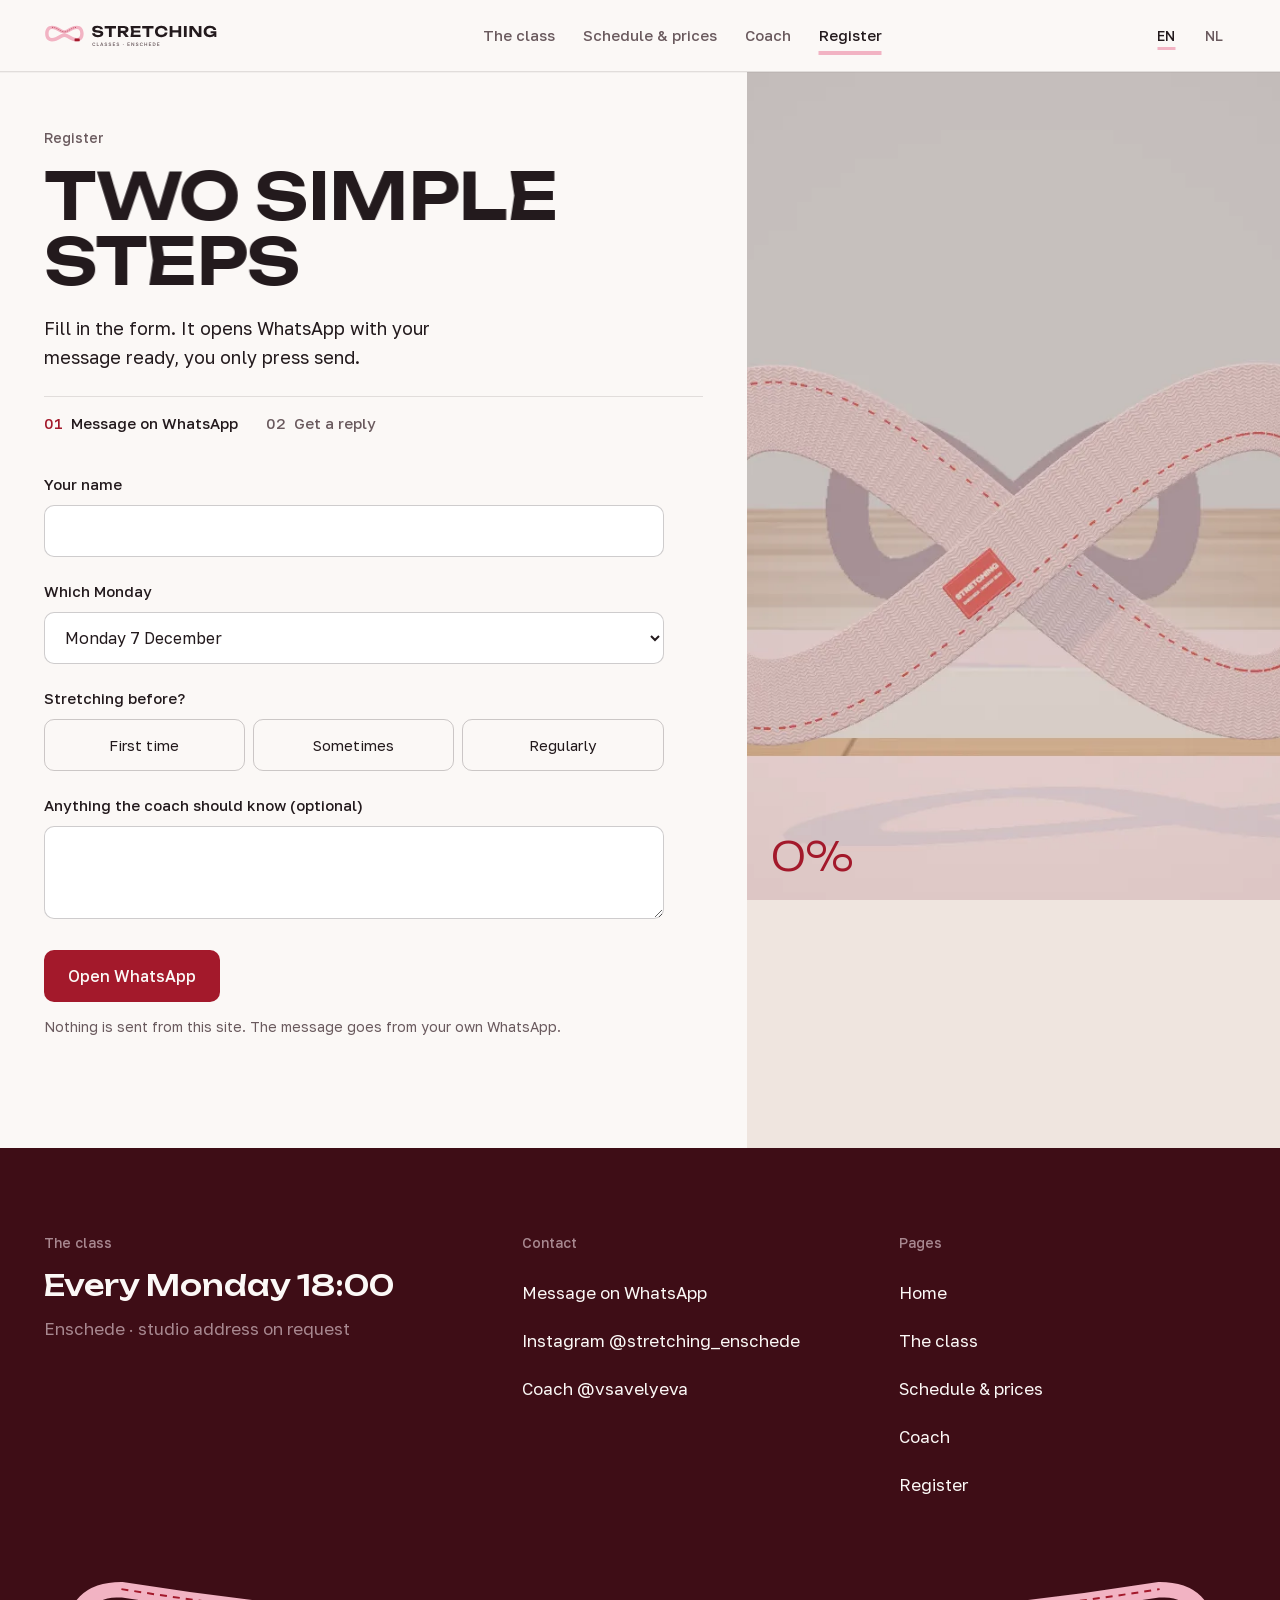
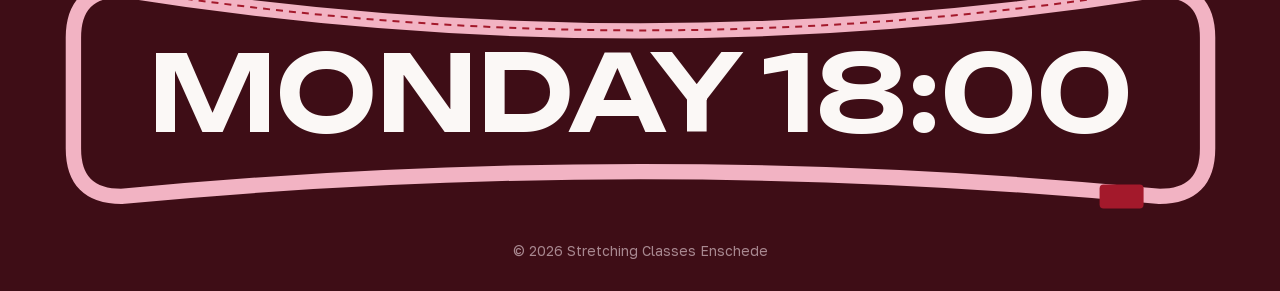
<file: public/register.html>
<!doctype html>
<html lang="en">
<head>
<meta charset="utf-8">
<meta name="viewport" content="width=device-width, initial-scale=1, viewport-fit=cover">
<title>Register · Stretching Classes Enschede</title>
<meta name="description" content="Register for the Monday 18:00 stretching class in Enschede in two simple steps: message on WhatsApp, get a reply.">
<meta name="theme-color" content="#3E0D16">
<link rel="canonical" href="https://stretching-enschede.pages.dev/register.html">
<link rel="alternate" hreflang="en" href="https://stretching-enschede.pages.dev/register.html"><link rel="alternate" hreflang="nl" href="https://stretching-enschede.pages.dev/nl/aanmelden.html">
<meta property="og:type" content="website"><meta property="og:site_name" content="Stretching Classes Enschede"><meta property="og:title" content="Register · Stretching Classes Enschede"><meta property="og:description" content="Register for the Monday 18:00 stretching class in Enschede in two simple steps: message on WhatsApp, get a reply.">
<meta property="og:image" content="https://stretching-enschede.pages.dev/assets/img/og.jpg"><meta property="og:image:width" content="1200"><meta property="og:image:height" content="630"><meta property="og:locale" content="en_GB"><meta name="twitter:card" content="summary_large_image">
<link rel="icon" href="favicon.svg" type="image/svg+xml">
<link rel="preload" href="assets/fonts/unbounded-latin.woff2" as="font" type="font/woff2" crossorigin>
<link rel="preload" href="assets/fonts/golos-latin.woff2" as="font" type="font/woff2" crossorigin>
<link rel="stylesheet" href="assets/fonts/fonts.css">
<link rel="stylesheet" href="assets/css/site.css">
<script>try{if(sessionStorage.getItem('se-cc'))document.documentElement.classList.add('cc-in')}catch(e){}</script>
<script type="importmap">{"imports":{"three":"./assets/vendor/three.module.min.js","three/addons/":"./assets/vendor/three-addons/"}}</script>
<script src="assets/vendor/gsap/gsap.min.js" defer></script>
<script type="application/json" id="i18n">{"cur": "stretch", "menu": "Menu", "close": "Close", "chap": ["Rest", "Warm-up", "Inside", "Twist", "Monday", "Steps", "Release", "Loop"], "f_err_name": "Please fill in your name", "f_err_pick": "Choose one", "msg_hi": "Hi! I would like to register for the stretching class", "msg_on": "on", "msg_at": "at 18:00", "msg_any": "on a Monday at 18:00 (date not sure yet)", "msg_name": "Name", "msg_exp": "Stretching before", "msg_note": "Note", "monday": "Monday", "deck_next": "Next question", "days": ["Tue", "Wed", "Thu", "Fri", "Sat", "Sun", "Mon"], "lang": "en", "wa": "https://wa.me/31616134806"}</script>
</head>
<body class="is-inner p-register" data-page="register">
<a class="skip" href="#main">Skip to content</a>
<header class="hd">
  <a class="logo" href="index.html" aria-label="Stretching Classes Enschede"><svg class="logo-svg" viewBox="0 0 311 54" aria-hidden="true"><g transform="translate(0 4) scale(1)"><path fill="#F2B3C3" fill-rule="evenodd" d="M14 6C26 6 30 14 36 14S46 6 58 6C66 6 70 12 70 20S66 34 58 34C46 34 42 26 36 26S26 34 14 34C6 34 2 28 2 20S6 6 14 6ZM14 12C23 12 27 20 36 20S49 12 58 12C62 12 64 15 64 20S62 28 58 28C49 28 45 20 36 20S23 28 14 28C10 28 8 25 8 20S10 12 14 12Z"/><path fill="none" stroke="#A3192B" stroke-width="1.1" stroke-dasharray="2 2" d="M14 9C24.5 9 28.5 17 36 17S47.5 9 58 9"/><rect x="54" y="28.5" width="9" height="5" rx="1" fill="#A3192B"/></g><path fill="#231A1D" d="M84.95289904785156 23.620899047851562H89.93453967285156Q90.06713903808594 24.521791748046876 90.73988507080078 25.189335876464845Q91.41263110351562 25.85688000488281 92.54232507324218 26.22087683105469Q93.67201904296874 26.584873657226563 95.18261206054687 26.584873657226563Q97.32889904785156 26.584873657226563 98.56454095458984 25.994029846191406Q99.80018286132812 25.40318603515625 99.80018286132812 24.315094604492188Q99.80018286132812 23.475302856445314 99.09168762207031 23.01445587158203Q98.3831923828125 22.55360888671875 96.42020190429687 22.34951110839844L92.65281396484374 21.955615234375003Q88.73070349121093 21.56951745605469 86.97374920654298 20.147963806152347Q85.216794921875 18.72641015625 85.216794921875 16.25510729980469Q85.216794921875 14.2856025390625 86.37184698486328 12.908250793457032Q87.52689904785156 11.530899047851562 89.6257523803711 10.810048889160157Q91.72460571289062 10.089198730468752 94.54041015625 10.089198730468752Q97.30681396484376 10.089198730468752 99.44596697998047 10.88674920654297Q101.58511999511718 11.684299682617187 102.85262158203125 13.11625079345703Q104.12012316894531 14.548201904296876 104.23582348632812 16.467003173828125H99.25418286132812Q99.14758349609374 15.684410156250001 98.54698730468749 15.117615234375002Q97.94639111328125 14.5508203125 96.90899682617187 14.232973327636719Q95.8716025390625 13.915126342773437 94.43900952148438 13.915126342773437Q92.47992126464844 13.915126342773437 91.32487872314454 14.472820312500001Q90.16983618164062 15.030514282226564 90.16983618164062 16.066605712890627Q90.16983618164062 16.83749841308594 90.85103173828125 17.28534539794922Q91.53222729492188 17.7331923828125 93.31061840820313 17.937290161132815L97.29381079101563 18.37148571777344Q100.02511364746094 18.653583496093752 101.65726666259766 19.28798413085938Q103.28941967773437 19.922384765625 104.01547174072266 21.01373651123047Q104.74152380371093 22.105088256835938 104.74152380371093 23.763889526367187Q104.74152380371093 25.764593017578125 103.53902221679687 27.262195556640627Q102.33652062988281 28.759798095703125 100.1642177734375 29.585299682617187Q97.99191491699219 30.410801269531248 95.09551110839844 30.410801269531248Q92.12370666503907 30.410801269531248 89.86755364990235 29.55995111083984Q87.61140063476563 28.709100952148436 86.32244952392578 27.17770031738281Q85.03349841308594 25.646299682617187 84.95289904785156 23.620899047851562Z M114.72448889160157 12.671015869140625H119.63072888183594V30.0H114.72448889160157ZM107.13250158691406 10.5H127.22271618652344V14.849836181640626H107.13250158691406Z M133.99341967773438 19.08909460449219H141.30330285644533Q142.69169396972657 19.08909460449219 143.48793841552737 18.449498413085937Q144.28418286132813 17.809902221679685 144.28418286132813 16.668507934570314Q144.28418286132813 15.512813964843751 143.48793841552737 14.880367614746095Q142.69169396972657 14.247921264648438 141.30330285644533 14.247921264648438H133.30051428222657L135.5014323730469 11.832507934570312V30.0H130.5951923828125V10.5H141.94291174316407Q144.125615234375 10.5 145.76621777343752 11.276100952148438Q147.4068203125 12.052201904296876 148.32462158203126 13.429553649902346Q149.2424228515625 14.806905395507814 149.2424228515625 16.668507934570314Q149.2424228515625 18.478110473632814 148.32462158203126 19.861312377929686Q147.4068203125 21.24451428222656 145.76621777343752 22.01476507568359Q144.125615234375 22.785015869140626 141.94291174316407 22.785015869140626H133.99341967773438ZM137.13940063476562 20.874000000000002H142.69044189453126L149.86512634277344 30.0H144.15418286132814Z M169.8282145996094 18.422189208984378V22.077810791015626H155.72450158691407V18.422189208984378ZM159.0395301513672 20.25 157.7434323730469 28.3047822265625 155.69592126464846 25.982971435546876H170.67581713867187V30.0H152.82939428710938L154.33089270019534 20.25L152.82939428710938 10.5H170.54581713867188V14.517028564453126H155.69592126464846L157.7434323730469 12.195217773437502Z M181.06048889160155 12.671015869140625H185.96672888183593V30.0H181.06048889160155ZM173.46850158691407 10.5H193.55871618652344V14.849836181640626H173.46850158691407Z M218.32791491699217 21.95039111328125Q218.04451428222654 24.471094604492187 216.5807130126953 26.380146667480467Q215.11691174316405 28.28919873046875 212.73530920410155 29.35Q210.35370666503906 30.410801269531248 207.2870031738281 30.410801269531248Q203.9174006347656 30.410801269531248 201.38889904785157 29.136801269531247Q198.8603974609375 27.86280126953125 197.45314666748044 25.576100952148437Q196.04589587402342 23.289400634765627 196.04589587402342 20.25Q196.04589587402342 17.210599365234376 197.45314666748044 14.923899047851563Q198.8603974609375 12.63719873046875 201.38889904785157 11.363198730468751Q203.9174006347656 10.089198730468752 207.2870031738281 10.089198730468752Q210.35370666503906 10.089198730468752 212.73530920410155 11.150000000000002Q215.11691174316405 12.210801269531252 216.5807130126953 14.11270349121094Q218.04451428222654 16.014605712890628 218.32791491699217 18.54960888671875H213.3956749267578Q213.1330755615234 17.235315551757814 212.3303295288086 16.298670471191407Q211.52758349609374 15.362025390625 210.2477396850586 14.856328247070312Q208.96789587402344 14.350631103515626 207.27270349121093 14.350631103515626Q205.3357130126953 14.350631103515626 203.9278203125 15.06237713623047Q202.51992761230468 15.774123168945312 201.76203173828122 17.102716186523438Q201.0041358642578 18.431309204101563 201.0041358642578 20.25Q201.0041358642578 22.068690795898437 201.76203173828122 23.391433654785153Q202.51992761230468 24.714176513671873 203.9278203125 25.431772705078124Q205.3357130126953 26.149368896484376 207.27270349121093 26.149368896484376Q208.96789587402344 26.149368896484376 210.2477396850586 25.662521911621095Q211.52758349609374 25.175674926757814 212.3303295288086 24.231880004882814Q213.1330755615234 23.288085083007815 213.3956749267578 21.95039111328125Z M222.0851923828125 10.5H226.99143237304685V30.0H222.0851923828125ZM237.57078222656247 10.5H242.47702221679685V30.0H237.57078222656247ZM224.8087161865234 17.95028063964844H239.65339428710936V22.276716186523437H224.8087161865234Z M247.29119238281248 10.5H252.19743237304687V30.0H247.29119238281248Z M275.07119238281246 26.65636572265625 273.4799873046875 26.941069213867188V10.5H278.2354260253906V30.0H272.05387683105465L260.1797257080078 13.570631103515627L261.7566311035156 13.28592761230469V30.0H257.00119238281246V10.5H263.3569434814453Z M302.904501586914 21.547400634765623Q302.8434006347656 23.320599365234376 302.1966514282226 24.919599365234376Q301.54990222167964 26.518599365234376 300.3311530151367 27.758149841308594Q299.11240380859374 28.99770031738281 297.3138533325195 29.704250793457028Q295.51530285644526 30.410801269531248 293.13370031738276 30.410801269531248Q290.8431009521484 30.410801269531248 288.8495504760742 29.732201904296872Q286.856 29.0536025390625 285.35189904785153 27.75230285644531Q283.84779809570307 26.451003173828127 283.0066971435547 24.561452697753907Q282.1655961914062 22.671902221679687 282.1655961914062 20.25Q282.1655961914062 17.828097778320313 283.0138469848632 15.938547302246095Q283.8620977783203 14.048996826171877 285.3908990478515 12.747697143554689Q286.91970031738276 11.4463974609375 288.9568012695312 10.767798095703126Q290.99390222167966 10.089198730468752 293.39760253906246 10.089198730468752Q296.56310729980464 10.089198730468752 298.8823092041015 11.075899047851564Q301.2015111083984 12.062599365234377 302.6204622192382 13.776Q304.0394133300781 15.489400634765625 304.42161523437494 17.720201904296875H299.4750755615234Q299.212476196289 16.634709838867188 298.38047937011714 15.848866027832031Q297.5484825439453 15.063022216796876 296.28878857421876 14.639875549316407Q295.0290946044922 14.216728881835937 293.4067034912109 14.216728881835937Q291.46971301269525 14.216728881835937 290.0559701538085 14.909624755859376Q288.64222729492184 15.602520629882813 287.8713314208984 16.94281396484375Q287.10043554687496 18.28310729980469 287.10043554687496 20.25Q287.10043554687496 22.228593017578127 287.920732055664 23.606586669921874Q288.7410285644531 24.984580322265625 290.2548723754883 25.69047619628906Q291.7687161865234 26.396372070312502 293.8305079345703 26.396372070312502Q295.82599999999996 26.396372070312502 297.3430946044922 25.797726989746096Q298.86018920898437 25.19908190917969 299.76043682861325 24.077189208984375Q300.66068444824214 22.95529650878906 300.7854857177734 21.390104125976563ZM294.38950476074217 23.532514282226565V20.031589843749998H304.60621459960936V30.0H301.1104888916015L300.43708190917965 22.1948076171875L301.406886352539 23.532514282226565Z"/><path fill="#6A5A5E" d="M88.096 46.0946Q87.3564 46.0946 86.763 45.780699999999996Q86.1696 45.4668 85.82130000000001 44.7917Q85.473 44.1166 85.473 43.033V42.861Q85.473 42.0784 85.6794 41.515100000000004Q85.8858 40.9518 86.2427 40.590599999999995Q86.5996 40.2294 87.0769 40.0574Q87.5542 39.8854 88.096 39.8854Q88.5948 39.8854 89.0248 40.010099999999994Q89.4548 40.1348 89.7816 40.3842Q90.1084 40.6336 90.3062 41.0034Q90.504 41.3732 90.547 41.872H89.46340000000001Q89.3516 41.313 88.9861 41.055Q88.6206 40.797 88.096 40.797Q87.7176 40.797 87.36500000000001 40.9905Q87.0124 41.184 86.78450000000001 41.6312Q86.5566 42.0784 86.5566 42.861V43.033Q86.5566 43.6522 86.6942 44.0693Q86.8318 44.4864 87.05969999999999 44.7272Q87.2876 44.968 87.55850000000001 45.075500000000005Q87.8294 45.183 88.096 45.183Q88.7152 45.183 89.0549 44.8949Q89.3946 44.6068 89.46340000000001 44.108H90.547Q90.4954 44.6412 90.2933 45.0196Q90.0912 45.398 89.7601 45.6345Q89.429 45.871 89.0076 45.9828Q88.5862 46.0946 88.096 46.0946Z M93.308 46.0V39.980000000000004H94.34V45.1056H97.26400000000001V46.0Z M99.165 46.0 101.444 39.980000000000004H102.476L104.755 46.0H103.6542L103.1468 44.6412H100.7044L100.197 46.0ZM101.0398 43.7468H102.8114L101.9342 41.269999999999996Z M109.27900000000001 46.0946Q108.50500000000001 46.0946 107.9976 45.870999999999995Q107.49020000000002 45.6474 107.2279 45.2561Q106.96560000000001 44.8648 106.91400000000002 44.366H107.94600000000001Q108.01480000000001 44.7186 108.29860000000001 44.9508Q108.5824 45.183 109.27900000000001 45.183Q110.0014 45.183 110.3067 44.9465Q110.61200000000001 44.71 110.61200000000001 44.366Q110.61200000000001 44.0822 110.44000000000001 43.9016Q110.26800000000001 43.721000000000004 109.9111 43.5877Q109.55420000000001 43.4544 109.00380000000001 43.3426Q108.3846 43.205 107.9546 42.994299999999996Q107.5246 42.7836 107.30530000000002 42.431Q107.08600000000001 42.0784 107.08600000000001 41.528Q107.08600000000001 41.0722 107.33540000000002 40.7024Q107.58480000000002 40.3326 108.07070000000002 40.108999999999995Q108.5566 39.8854 109.27900000000001 39.8854Q109.98420000000002 39.8854 110.45290000000001 40.0961Q110.92160000000001 40.3068 111.17530000000001 40.6766Q111.429 41.0464 111.47200000000001 41.528H110.44000000000001Q110.37120000000002 41.2012 110.0917 40.9991Q109.8122 40.797 109.27900000000001 40.797Q108.6598 40.797 108.3889 41.012Q108.11800000000001 41.227000000000004 108.11800000000001 41.528Q108.11800000000001 41.9408 108.46200000000002 42.1472Q108.80600000000001 42.3536 109.5198 42.4998Q110.05300000000001 42.6116 110.44860000000001 42.762100000000004Q110.84420000000001 42.9126 111.11080000000001 43.1233Q111.37740000000001 43.334 111.51070000000001 43.639300000000006Q111.644 43.9446 111.644 44.366Q111.644 44.8648 111.38170000000001 45.2561Q111.11940000000001 45.6474 110.59480000000002 45.870999999999995Q110.07020000000001 46.0946 109.27900000000001 46.0946Z M116.46900000000001 46.0946Q115.69500000000001 46.0946 115.1876 45.870999999999995Q114.68020000000001 45.6474 114.4179 45.2561Q114.1556 44.8648 114.10400000000001 44.366H115.13600000000001Q115.2048 44.7186 115.4886 44.9508Q115.7724 45.183 116.46900000000001 45.183Q117.1914 45.183 117.4967 44.9465Q117.802 44.71 117.802 44.366Q117.802 44.0822 117.63000000000001 43.9016Q117.45800000000001 43.721000000000004 117.1011 43.5877Q116.7442 43.4544 116.19380000000001 43.3426Q115.5746 43.205 115.1446 42.994299999999996Q114.7146 42.7836 114.49530000000001 42.431Q114.27600000000001 42.0784 114.27600000000001 41.528Q114.27600000000001 41.0722 114.52540000000002 40.7024Q114.77480000000001 40.3326 115.26070000000001 40.108999999999995Q115.7466 39.8854 116.46900000000001 39.8854Q117.17420000000001 39.8854 117.64290000000001 40.0961Q118.11160000000001 40.3068 118.3653 40.6766Q118.619 41.0464 118.662 41.528H117.63000000000001Q117.56120000000001 41.2012 117.2817 40.9991Q117.0022 40.797 116.46900000000001 40.797Q115.8498 40.797 115.5789 41.012Q115.308 41.227000000000004 115.308 41.528Q115.308 41.9408 115.65200000000002 42.1472Q115.99600000000001 42.3536 116.7098 42.4998Q117.24300000000001 42.6116 117.63860000000001 42.762100000000004Q118.03420000000001 42.9126 118.30080000000001 43.1233Q118.5674 43.334 118.70070000000001 43.639300000000006Q118.834 43.9446 118.834 44.366Q118.834 44.8648 118.5717 45.2561Q118.30940000000001 45.6474 117.78480000000002 45.870999999999995Q117.26020000000001 46.0946 116.46900000000001 46.0946Z M121.638 46.0V39.980000000000004H125.68V40.8744H122.67V42.4568H125.422V43.3512H122.67V45.1056H125.68V46.0Z M130.548 46.0946Q129.774 46.0946 129.26659999999998 45.870999999999995Q128.7592 45.6474 128.49689999999998 45.2561Q128.2346 44.8648 128.183 44.366H129.215Q129.2838 44.7186 129.56760000000003 44.9508Q129.8514 45.183 130.548 45.183Q131.2704 45.183 131.57569999999998 44.9465Q131.881 44.71 131.881 44.366Q131.881 44.0822 131.709 43.9016Q131.537 43.721000000000004 131.18009999999998 43.5877Q130.82319999999999 43.4544 130.2728 43.3426Q129.6536 43.205 129.2236 42.994299999999996Q128.7936 42.7836 128.5743 42.431Q128.355 42.0784 128.355 41.528Q128.355 41.0722 128.6044 40.7024Q128.8538 40.3326 129.3397 40.108999999999995Q129.8256 39.8854 130.548 39.8854Q131.2532 39.8854 131.7219 40.0961Q132.1906 40.3068 132.4443 40.6766Q132.698 41.0464 132.741 41.528H131.709Q131.6402 41.2012 131.3607 40.9991Q131.0812 40.797 130.548 40.797Q129.9288 40.797 129.65789999999998 41.012Q129.387 41.227000000000004 129.387 41.528Q129.387 41.9408 129.731 42.1472Q130.075 42.3536 130.7888 42.4998Q131.322 42.6116 131.7176 42.762100000000004Q132.1132 42.9126 132.3798 43.1233Q132.6464 43.334 132.7797 43.639300000000006Q132.913 43.9446 132.913 44.366Q132.913 44.8648 132.6507 45.2561Q132.3884 45.6474 131.8638 45.870999999999995Q131.3392 46.0946 130.548 46.0946Z  M140.02587714285715 44.323Q139.8368 44.323 139.67770000000002 44.2327Q139.51860000000002 44.1424 139.42830000000004 43.98271604938272Q139.33800000000002 43.82303209876543 139.33800000000002 43.63340740740741Q139.33800000000002 43.334 139.53580000000002 43.1405Q139.73360000000002 42.947 140.026 42.947Q140.31840000000003 42.947 140.51620000000003 43.1405Q140.714 43.334 140.714 43.63340740740741Q140.714 43.82303209876543 140.62369999999999 43.98271604938272Q140.5334 44.1424 140.37915285714286 44.2327Q140.22490571428574 44.323 140.02587714285715 44.323Z  M147.483 46.0V39.980000000000004H151.525V40.8744H148.51500000000001V42.4568H151.267V43.3512H148.51500000000001V45.1056H151.525V46.0Z M154.372 46.0V39.980000000000004H155.36960000000002L158.328 44.28V39.980000000000004H159.36V46.0H158.3624L155.40400000000002 41.7V46.0Z M164.529 46.0946Q163.755 46.0946 163.2476 45.870999999999995Q162.74020000000002 45.6474 162.4779 45.2561Q162.2156 44.8648 162.16400000000002 44.366H163.196Q163.2648 44.7186 163.54860000000002 44.9508Q163.8324 45.183 164.529 45.183Q165.25140000000002 45.183 165.55670000000003 44.9465Q165.86200000000002 44.71 165.86200000000002 44.366Q165.86200000000002 44.0822 165.69 43.9016Q165.518 43.721000000000004 165.1611 43.5877Q164.8042 43.4544 164.2538 43.3426Q163.6346 43.205 163.20460000000003 42.994299999999996Q162.77460000000002 42.7836 162.55530000000002 42.431Q162.336 42.0784 162.336 41.528Q162.336 41.0722 162.5854 40.7024Q162.8348 40.3326 163.3207 40.108999999999995Q163.8066 39.8854 164.529 39.8854Q165.23420000000002 39.8854 165.7029 40.0961Q166.1716 40.3068 166.4253 40.6766Q166.679 41.0464 166.722 41.528H165.69Q165.62120000000002 41.2012 165.3417 40.9991Q165.06220000000002 40.797 164.529 40.797Q163.90980000000002 40.797 163.6389 41.012Q163.368 41.227000000000004 163.368 41.528Q163.368 41.9408 163.712 42.1472Q164.056 42.3536 164.7698 42.4998Q165.303 42.6116 165.6986 42.762100000000004Q166.0942 42.9126 166.3608 43.1233Q166.62740000000002 43.334 166.7607 43.639300000000006Q166.894 43.9446 166.894 44.366Q166.894 44.8648 166.63170000000002 45.2561Q166.3694 45.6474 165.84480000000002 45.870999999999995Q165.3202 46.0946 164.529 46.0946Z M172.02 46.0946Q171.28040000000001 46.0946 170.687 45.780699999999996Q170.0936 45.4668 169.74530000000001 44.7917Q169.39700000000002 44.1166 169.39700000000002 43.033V42.861Q169.39700000000002 42.0784 169.60340000000002 41.515100000000004Q169.8098 40.9518 170.1667 40.590599999999995Q170.52360000000002 40.2294 171.0009 40.0574Q171.47820000000002 39.8854 172.02 39.8854Q172.5188 39.8854 172.9488 40.010099999999994Q173.3788 40.1348 173.7056 40.3842Q174.0324 40.6336 174.2302 41.0034Q174.428 41.3732 174.471 41.872H173.3874Q173.2756 41.313 172.9101 41.055Q172.5446 40.797 172.02 40.797Q171.6416 40.797 171.28900000000002 40.9905Q170.93640000000002 41.184 170.70850000000002 41.6312Q170.4806 42.0784 170.4806 42.861V43.033Q170.4806 43.6522 170.6182 44.0693Q170.7558 44.4864 170.9837 44.7272Q171.2116 44.968 171.48250000000002 45.075500000000005Q171.7534 45.183 172.02 45.183Q172.63920000000002 45.183 172.9789 44.8949Q173.3186 44.6068 173.3874 44.108H174.471Q174.4194 44.6412 174.2173 45.0196Q174.0152 45.398 173.6841 45.6345Q173.353 45.871 172.9316 45.9828Q172.5102 46.0946 172.02 46.0946Z M177.232 46.0V39.980000000000004H178.264V42.4568H181.188V39.980000000000004H182.22V46.0H181.188V43.3512H178.264V46.0Z M185.368 46.0V39.980000000000004H189.41V40.8744H186.4V42.4568H189.152V43.3512H186.4V45.1056H189.41V46.0Z M192.257 46.0V39.980000000000004H194.192Q195.1036 39.980000000000004 195.7486 40.3025Q196.3936 40.625 196.73329999999999 41.265699999999995Q197.073 41.9064 197.073 42.861V43.033Q197.073 43.9962 196.7204 44.6584Q196.36780000000002 45.3206 195.7013 45.6603Q195.03480000000002 46.0 194.106 46.0ZM193.28900000000002 45.1056H194.02Q194.6134 45.1056 195.05630000000002 44.9035Q195.4992 44.7014 195.7443 44.245599999999996Q195.98940000000002 43.7898 195.98940000000002 43.033V42.861Q195.98940000000002 42.1558 195.74 41.7172Q195.4906 41.2786 195.06490000000002 41.076499999999996Q194.63920000000002 40.8744 194.106 40.8744H193.28900000000002Z M199.92000000000002 46.0V39.980000000000004H203.96200000000002V40.8744H200.95200000000003V42.4568H203.704V43.3512H200.95200000000003V45.1056H203.96200000000002V46.0Z"/></svg></a>
  <nav class="hd-links" aria-label="Menu"><a href="classes.html">The class</a><a href="schedule.html">Schedule & prices</a><a href="coach.html">Coach</a><a href="register.html" aria-current=page>Register</a></nav>
  <div class="hd-r">
    <nav class="lang" aria-label="Language"><a href="register.html" hreflang="en" lang="en" aria-current="true">EN</a><a href="nl/aanmelden.html" hreflang="nl" lang="nl">NL</a></nav>
    <button class="menu-btn" type="button" aria-expanded="false" aria-controls="menu"><span>Menu</span><i></i></button>
  </div>
</header>
<div class="menu" id="menu" hidden>
  <ol class="menu-list"><li><a href="index.html"><span class="mn tab">01</span><span class="ml">Home</span></a></li><li><a href="classes.html"><span class="mn tab">02</span><span class="ml">The class</span></a></li><li><a href="schedule.html"><span class="mn tab">03</span><span class="ml">Schedule & prices</span></a></li><li><a href="coach.html"><span class="mn tab">04</span><span class="ml">Coach</span></a></li><li><a href="register.html" aria-current=page><span class="mn tab">05</span><span class="ml">Register</span></a></li></ol>
  <div class="menu-foot"><p>Every Monday 18:00 · Enschede</p><p><a href="https://wa.me/31616134806" rel="noopener" target="_blank">WhatsApp</a> · <a href="https://www.instagram.com/stretching_enschede/" rel="noopener" target="_blank">Instagram</a></p></div>
</div>
<main id="main" class="reg">
<section class="reg-grid">
  <div class="reg-col">
    <p class="kicker">Register</p><h1 class="display display-r rek"><span class="rek-in">Two simple steps</span></h1><p class="lead">Fill in the form. It opens WhatsApp with your message ready, you only press send.</p>
    <ol class="reg-steps"><li class="on"><span class="tab">01</span> Message on WhatsApp</li><li><span class="tab">02</span> Get a reply</li></ol>
    <form class="form" id="reg-form" novalidate>
      <label class="fld"><span class="fl">Your name</span><input name="name" autocomplete="given-name" required maxlength="60"><em class="err">Please fill in your name</em></label>
      <label class="fld"><span class="fl">Which Monday</span><select name="day" id="f-day"><option value="any">Not sure yet</option></select></label>
      <fieldset class="fld"><legend class="fl">Stretching before?</legend><div class="opts"><label class="opt"><input type="radio" name="exp" value="first"><span>First time</span></label><label class="opt"><input type="radio" name="exp" value="some"><span>Sometimes</span></label><label class="opt"><input type="radio" name="exp" value="regular"><span>Regularly</span></label></div><em class="err">Choose one</em></fieldset>
      <label class="fld"><span class="fl">Anything the coach should know (optional)</span><textarea name="note" rows="3" maxlength="400"></textarea></label>
      <div class="actions"><button class="btn" type="submit">Open WhatsApp</button></div>
      <p class="mut small">Nothing is sent from this site. The message goes from your own WhatsApp.</p>
    </form>
    <div class="done" id="done" hidden tabindex="-1">
      <h2 class="h2 rek"><span class="rek-in">Your message is ready</span></h2><p class="lead">WhatsApp opened in a new tab. Nothing happened? Use the button below.</p><pre class="done-txt" id="done-txt"></pre>
      <div class="actions"><a class="btn" id="done-wa" href="https://wa.me/31616134806" rel="noopener" target="_blank">Send on WhatsApp</a><button class="link" type="button" id="done-edit">Change my answers</button></div>
    </div>
  </div>
  <div class="reg-stage"><div class="reg-stick"><canvas class="stage stage-lite" aria-hidden="true"></canvas><img class="poster" data-src="assets/img/poster.webp" alt="" hidden><p class="reg-cap tab" id="reg-cap" aria-hidden="true">0%</p></div></div>
</section>
</main>
<footer class="ft">
  <div class="wrap ft-grid">
    <div><h2 class="ft-h">The class</h2><p class="ft-big">Every Monday 18:00</p><p class="ft-m">Enschede · studio address on request</p></div>
    <div><h2 class="ft-h">Contact</h2><ul class="ft-list"><li><a href="https://wa.me/31616134806" rel="noopener" target="_blank">Message on WhatsApp</a></li><li><a href="https://www.instagram.com/stretching_enschede/" rel="noopener" target="_blank">Instagram @stretching_enschede</a></li><li><a href="https://www.instagram.com/vsavelyeva/" rel="noopener" target="_blank">Coach @vsavelyeva</a></li></ul></div>
    <div><h2 class="ft-h">Pages</h2><ul class="ft-list"><li><a href="index.html">Home</a></li><li><a href="classes.html">The class</a></li><li><a href="schedule.html">Schedule & prices</a></li><li><a href="coach.html">Coach</a></li><li><a href="register.html">Register</a></li></ul></div>
  </div>
  <div class="ft-loop" aria-hidden="true"><p class="ft-giant">Monday 18:00</p><svg class="ft-svg"><path class="ft-band" d=""/><path class="ft-seam" d=""/><rect class="ft-tag" width="44" height="24" rx="4"/></svg></div>
  <p class="ft-c">© 2026 Stretching Classes Enschede</p>
</footer>
<div class="cc" aria-hidden="true"><i class="velvet cc-l"></i><i class="velvet cc-r"></i></div><div class="cur" aria-hidden="true"><i class="cur-dot"></i><i class="cur-ring"></i><span class="cur-t">stretch</span></div>
<script type="module" src="assets/js/page.js"></script>
</body>
</html>
</file>
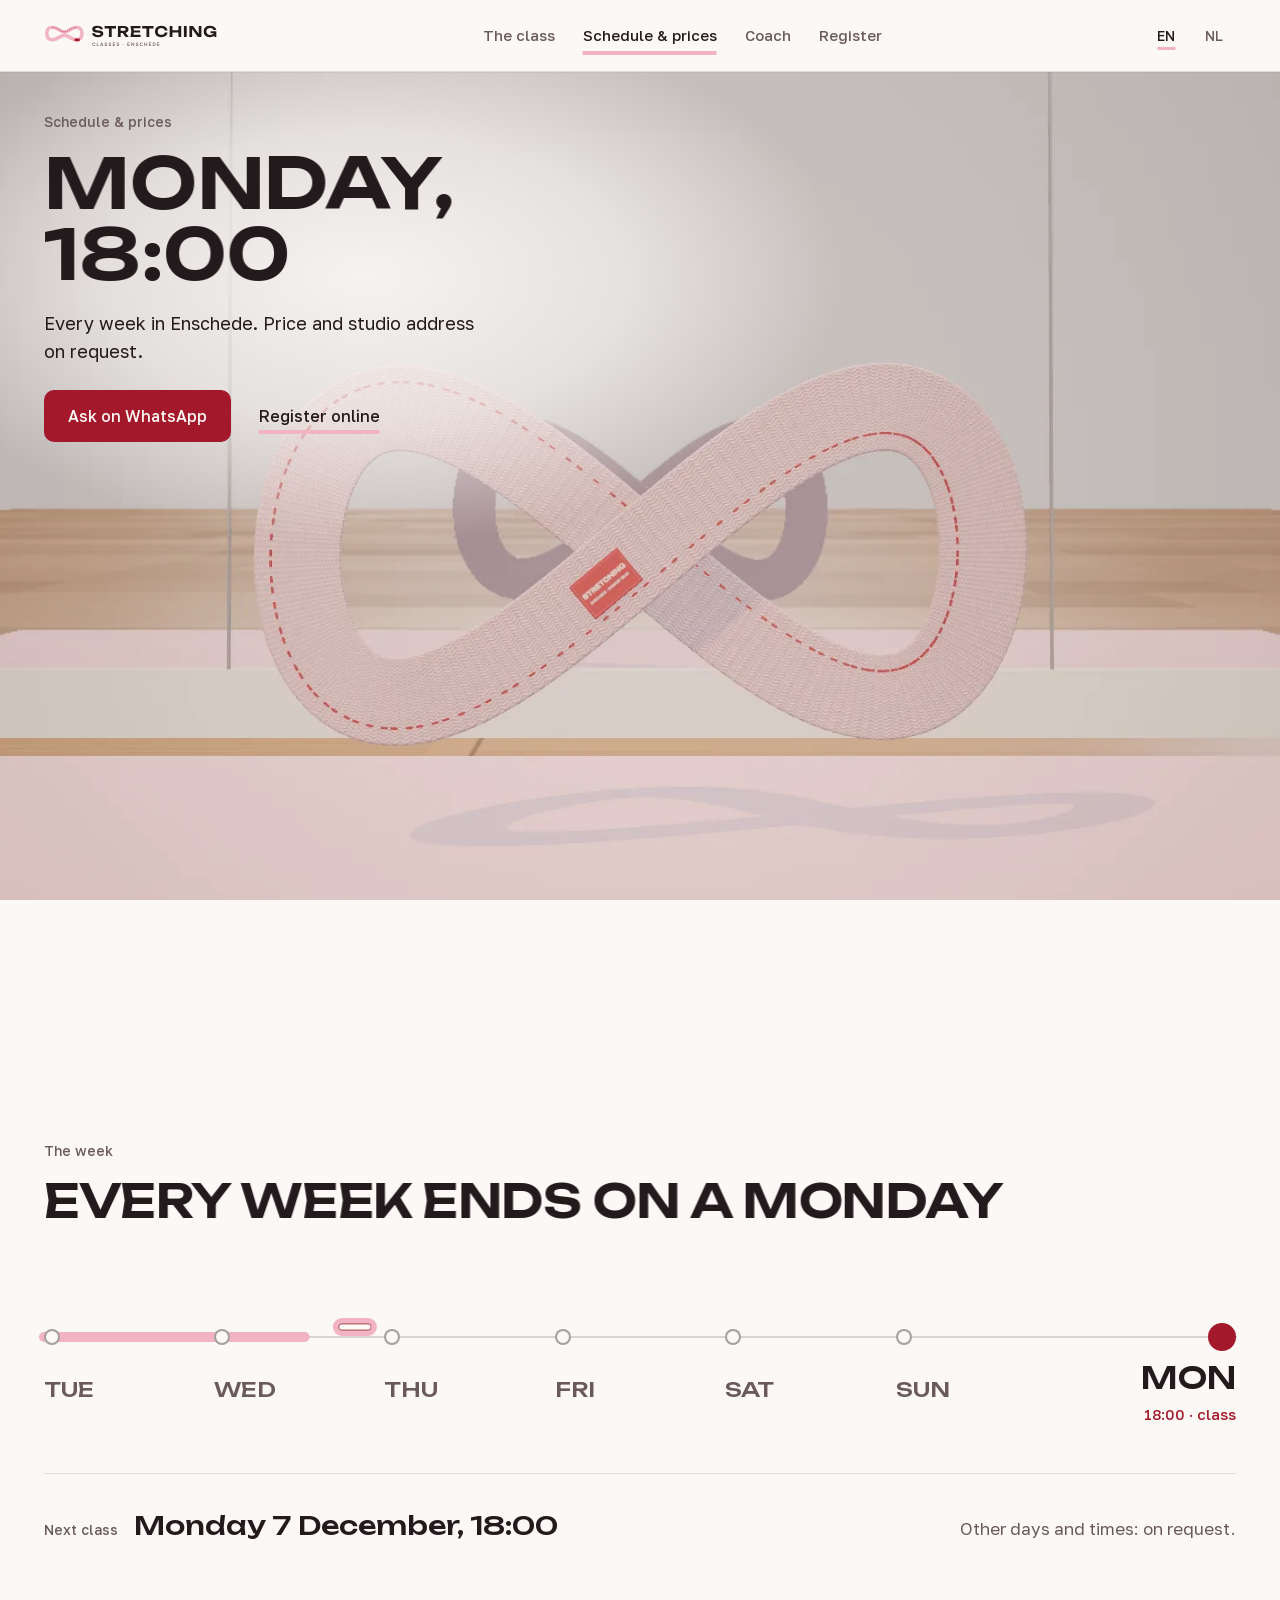
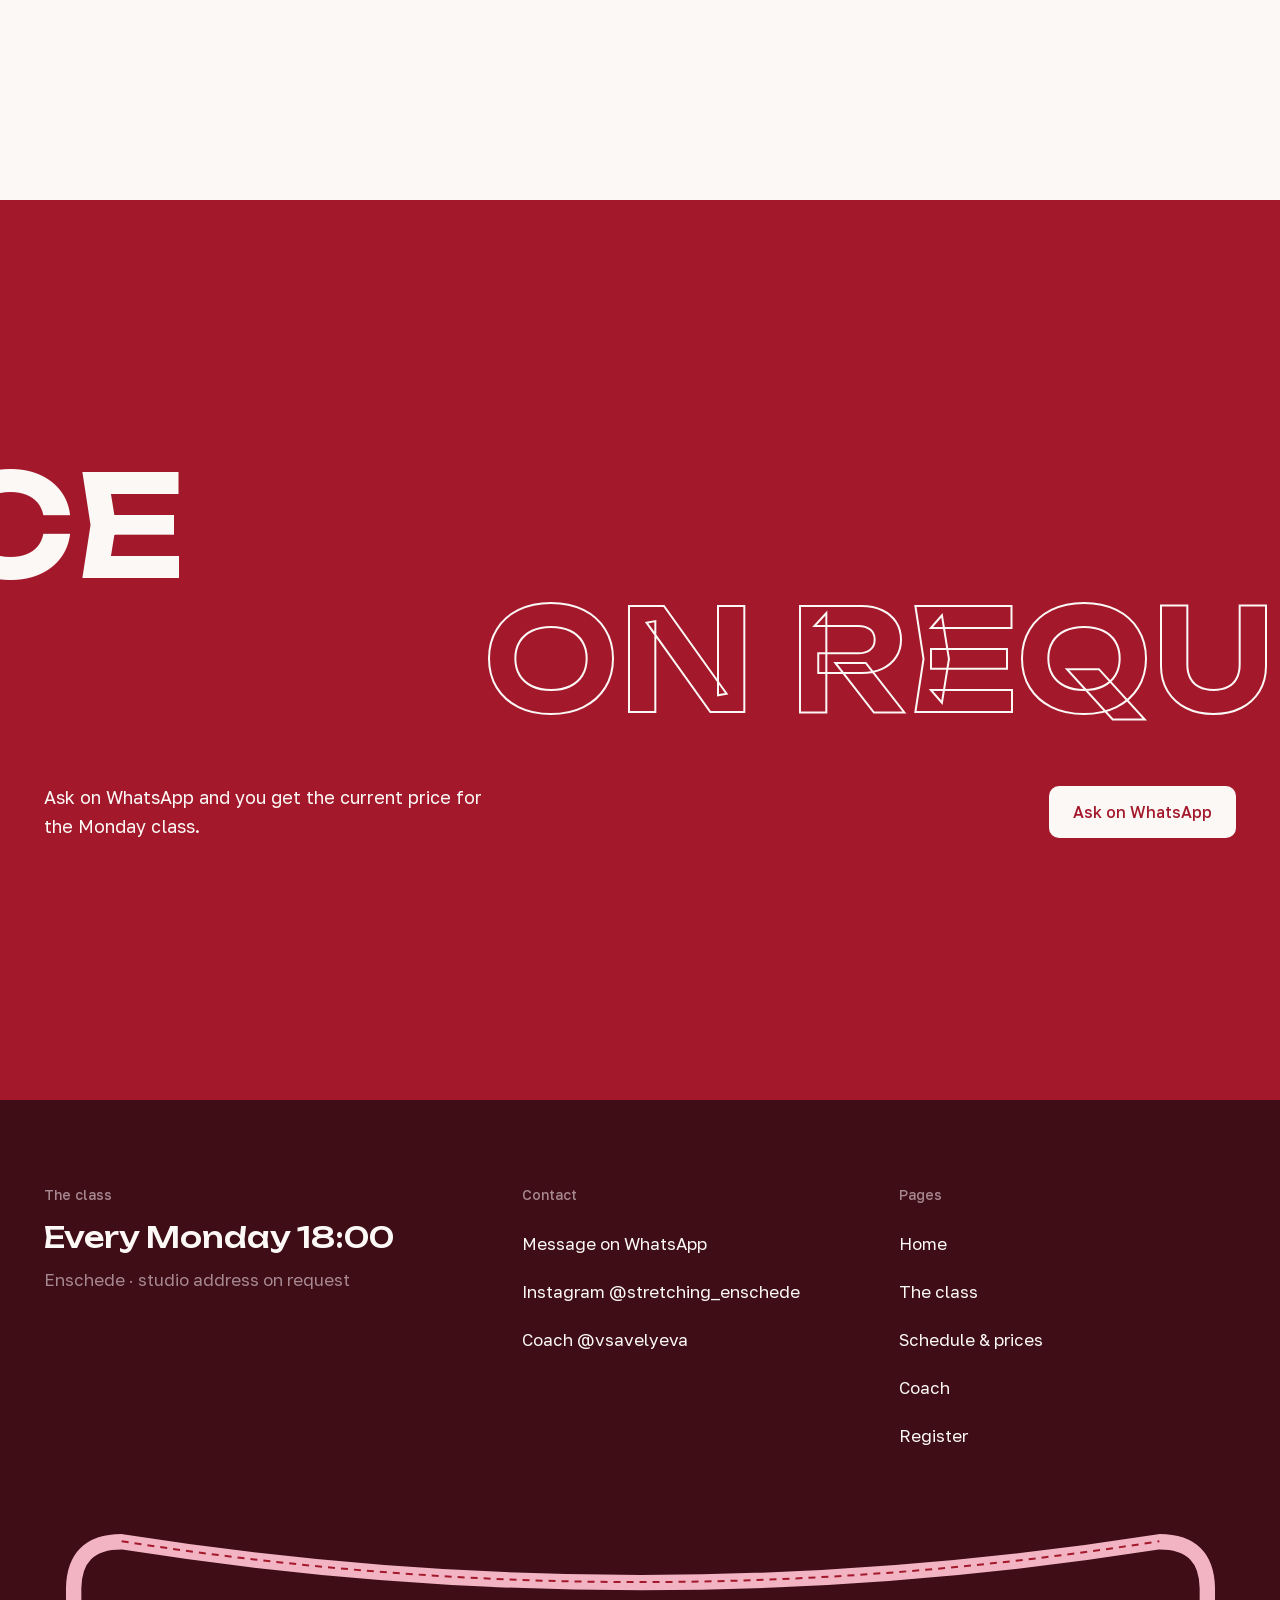
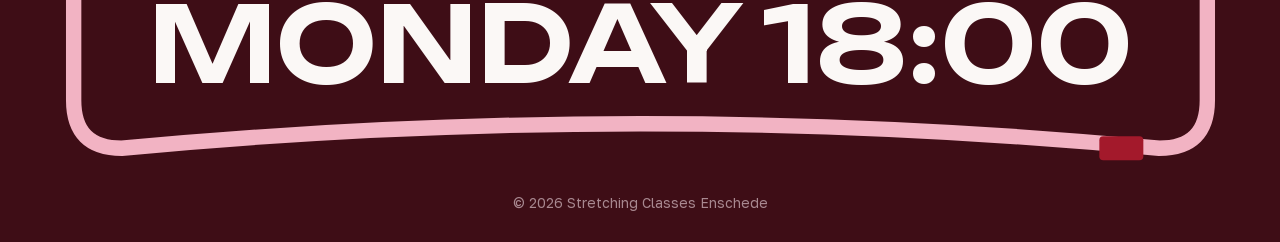
<file: public/schedule.html>
<!doctype html>
<html lang="en">
<head>
<meta charset="utf-8">
<meta name="viewport" content="width=device-width, initial-scale=1, viewport-fit=cover">
<title>Schedule & prices · Stretching Classes Enschede</title>
<meta name="description" content="Every Monday at 18:00 in Enschede. Price and studio address on request.">
<meta name="theme-color" content="#3E0D16">
<link rel="canonical" href="https://stretching-enschede.pages.dev/schedule.html">
<link rel="alternate" hreflang="en" href="https://stretching-enschede.pages.dev/schedule.html"><link rel="alternate" hreflang="nl" href="https://stretching-enschede.pages.dev/nl/rooster.html">
<meta property="og:type" content="website"><meta property="og:site_name" content="Stretching Classes Enschede"><meta property="og:title" content="Schedule & prices · Stretching Classes Enschede"><meta property="og:description" content="Every Monday at 18:00 in Enschede. Price and studio address on request.">
<meta property="og:image" content="https://stretching-enschede.pages.dev/assets/img/og.jpg"><meta property="og:image:width" content="1200"><meta property="og:image:height" content="630"><meta property="og:locale" content="en_GB"><meta name="twitter:card" content="summary_large_image">
<link rel="icon" href="favicon.svg" type="image/svg+xml">
<link rel="preload" href="assets/fonts/unbounded-latin.woff2" as="font" type="font/woff2" crossorigin>
<link rel="preload" href="assets/fonts/golos-latin.woff2" as="font" type="font/woff2" crossorigin>
<link rel="stylesheet" href="assets/fonts/fonts.css">
<link rel="stylesheet" href="assets/css/site.css">
<script>try{if(sessionStorage.getItem('se-cc'))document.documentElement.classList.add('cc-in')}catch(e){}</script>
<script type="importmap">{"imports":{"three":"./assets/vendor/three.module.min.js","three/addons/":"./assets/vendor/three-addons/"}}</script>
<script src="assets/vendor/gsap/gsap.min.js" defer></script>
<script type="application/json" id="i18n">{"cur": "stretch", "menu": "Menu", "close": "Close", "chap": ["Rest", "Warm-up", "Inside", "Twist", "Monday", "Steps", "Release", "Loop"], "f_err_name": "Please fill in your name", "f_err_pick": "Choose one", "msg_hi": "Hi! I would like to register for the stretching class", "msg_on": "on", "msg_at": "at 18:00", "msg_any": "on a Monday at 18:00 (date not sure yet)", "msg_name": "Name", "msg_exp": "Stretching before", "msg_note": "Note", "monday": "Monday", "deck_next": "Next question", "days": ["Tue", "Wed", "Thu", "Fri", "Sat", "Sun", "Mon"], "lang": "en", "wa": "https://wa.me/31616134806"}</script>
</head>
<body class="is-inner p-schedule" data-page="schedule">
<a class="skip" href="#main">Skip to content</a>
<header class="hd">
  <a class="logo" href="index.html" aria-label="Stretching Classes Enschede"><svg class="logo-svg" viewBox="0 0 311 54" aria-hidden="true"><g transform="translate(0 4) scale(1)"><path fill="#F2B3C3" fill-rule="evenodd" d="M14 6C26 6 30 14 36 14S46 6 58 6C66 6 70 12 70 20S66 34 58 34C46 34 42 26 36 26S26 34 14 34C6 34 2 28 2 20S6 6 14 6ZM14 12C23 12 27 20 36 20S49 12 58 12C62 12 64 15 64 20S62 28 58 28C49 28 45 20 36 20S23 28 14 28C10 28 8 25 8 20S10 12 14 12Z"/><path fill="none" stroke="#A3192B" stroke-width="1.1" stroke-dasharray="2 2" d="M14 9C24.5 9 28.5 17 36 17S47.5 9 58 9"/><rect x="54" y="28.5" width="9" height="5" rx="1" fill="#A3192B"/></g><path fill="#231A1D" d="M84.95289904785156 23.620899047851562H89.93453967285156Q90.06713903808594 24.521791748046876 90.73988507080078 25.189335876464845Q91.41263110351562 25.85688000488281 92.54232507324218 26.22087683105469Q93.67201904296874 26.584873657226563 95.18261206054687 26.584873657226563Q97.32889904785156 26.584873657226563 98.56454095458984 25.994029846191406Q99.80018286132812 25.40318603515625 99.80018286132812 24.315094604492188Q99.80018286132812 23.475302856445314 99.09168762207031 23.01445587158203Q98.3831923828125 22.55360888671875 96.42020190429687 22.34951110839844L92.65281396484374 21.955615234375003Q88.73070349121093 21.56951745605469 86.97374920654298 20.147963806152347Q85.216794921875 18.72641015625 85.216794921875 16.25510729980469Q85.216794921875 14.2856025390625 86.37184698486328 12.908250793457032Q87.52689904785156 11.530899047851562 89.6257523803711 10.810048889160157Q91.72460571289062 10.089198730468752 94.54041015625 10.089198730468752Q97.30681396484376 10.089198730468752 99.44596697998047 10.88674920654297Q101.58511999511718 11.684299682617187 102.85262158203125 13.11625079345703Q104.12012316894531 14.548201904296876 104.23582348632812 16.467003173828125H99.25418286132812Q99.14758349609374 15.684410156250001 98.54698730468749 15.117615234375002Q97.94639111328125 14.5508203125 96.90899682617187 14.232973327636719Q95.8716025390625 13.915126342773437 94.43900952148438 13.915126342773437Q92.47992126464844 13.915126342773437 91.32487872314454 14.472820312500001Q90.16983618164062 15.030514282226564 90.16983618164062 16.066605712890627Q90.16983618164062 16.83749841308594 90.85103173828125 17.28534539794922Q91.53222729492188 17.7331923828125 93.31061840820313 17.937290161132815L97.29381079101563 18.37148571777344Q100.02511364746094 18.653583496093752 101.65726666259766 19.28798413085938Q103.28941967773437 19.922384765625 104.01547174072266 21.01373651123047Q104.74152380371093 22.105088256835938 104.74152380371093 23.763889526367187Q104.74152380371093 25.764593017578125 103.53902221679687 27.262195556640627Q102.33652062988281 28.759798095703125 100.1642177734375 29.585299682617187Q97.99191491699219 30.410801269531248 95.09551110839844 30.410801269531248Q92.12370666503907 30.410801269531248 89.86755364990235 29.55995111083984Q87.61140063476563 28.709100952148436 86.32244952392578 27.17770031738281Q85.03349841308594 25.646299682617187 84.95289904785156 23.620899047851562Z M114.72448889160157 12.671015869140625H119.63072888183594V30.0H114.72448889160157ZM107.13250158691406 10.5H127.22271618652344V14.849836181640626H107.13250158691406Z M133.99341967773438 19.08909460449219H141.30330285644533Q142.69169396972657 19.08909460449219 143.48793841552737 18.449498413085937Q144.28418286132813 17.809902221679685 144.28418286132813 16.668507934570314Q144.28418286132813 15.512813964843751 143.48793841552737 14.880367614746095Q142.69169396972657 14.247921264648438 141.30330285644533 14.247921264648438H133.30051428222657L135.5014323730469 11.832507934570312V30.0H130.5951923828125V10.5H141.94291174316407Q144.125615234375 10.5 145.76621777343752 11.276100952148438Q147.4068203125 12.052201904296876 148.32462158203126 13.429553649902346Q149.2424228515625 14.806905395507814 149.2424228515625 16.668507934570314Q149.2424228515625 18.478110473632814 148.32462158203126 19.861312377929686Q147.4068203125 21.24451428222656 145.76621777343752 22.01476507568359Q144.125615234375 22.785015869140626 141.94291174316407 22.785015869140626H133.99341967773438ZM137.13940063476562 20.874000000000002H142.69044189453126L149.86512634277344 30.0H144.15418286132814Z M169.8282145996094 18.422189208984378V22.077810791015626H155.72450158691407V18.422189208984378ZM159.0395301513672 20.25 157.7434323730469 28.3047822265625 155.69592126464846 25.982971435546876H170.67581713867187V30.0H152.82939428710938L154.33089270019534 20.25L152.82939428710938 10.5H170.54581713867188V14.517028564453126H155.69592126464846L157.7434323730469 12.195217773437502Z M181.06048889160155 12.671015869140625H185.96672888183593V30.0H181.06048889160155ZM173.46850158691407 10.5H193.55871618652344V14.849836181640626H173.46850158691407Z M218.32791491699217 21.95039111328125Q218.04451428222654 24.471094604492187 216.5807130126953 26.380146667480467Q215.11691174316405 28.28919873046875 212.73530920410155 29.35Q210.35370666503906 30.410801269531248 207.2870031738281 30.410801269531248Q203.9174006347656 30.410801269531248 201.38889904785157 29.136801269531247Q198.8603974609375 27.86280126953125 197.45314666748044 25.576100952148437Q196.04589587402342 23.289400634765627 196.04589587402342 20.25Q196.04589587402342 17.210599365234376 197.45314666748044 14.923899047851563Q198.8603974609375 12.63719873046875 201.38889904785157 11.363198730468751Q203.9174006347656 10.089198730468752 207.2870031738281 10.089198730468752Q210.35370666503906 10.089198730468752 212.73530920410155 11.150000000000002Q215.11691174316405 12.210801269531252 216.5807130126953 14.11270349121094Q218.04451428222654 16.014605712890628 218.32791491699217 18.54960888671875H213.3956749267578Q213.1330755615234 17.235315551757814 212.3303295288086 16.298670471191407Q211.52758349609374 15.362025390625 210.2477396850586 14.856328247070312Q208.96789587402344 14.350631103515626 207.27270349121093 14.350631103515626Q205.3357130126953 14.350631103515626 203.9278203125 15.06237713623047Q202.51992761230468 15.774123168945312 201.76203173828122 17.102716186523438Q201.0041358642578 18.431309204101563 201.0041358642578 20.25Q201.0041358642578 22.068690795898437 201.76203173828122 23.391433654785153Q202.51992761230468 24.714176513671873 203.9278203125 25.431772705078124Q205.3357130126953 26.149368896484376 207.27270349121093 26.149368896484376Q208.96789587402344 26.149368896484376 210.2477396850586 25.662521911621095Q211.52758349609374 25.175674926757814 212.3303295288086 24.231880004882814Q213.1330755615234 23.288085083007815 213.3956749267578 21.95039111328125Z M222.0851923828125 10.5H226.99143237304685V30.0H222.0851923828125ZM237.57078222656247 10.5H242.47702221679685V30.0H237.57078222656247ZM224.8087161865234 17.95028063964844H239.65339428710936V22.276716186523437H224.8087161865234Z M247.29119238281248 10.5H252.19743237304687V30.0H247.29119238281248Z M275.07119238281246 26.65636572265625 273.4799873046875 26.941069213867188V10.5H278.2354260253906V30.0H272.05387683105465L260.1797257080078 13.570631103515627L261.7566311035156 13.28592761230469V30.0H257.00119238281246V10.5H263.3569434814453Z M302.904501586914 21.547400634765623Q302.8434006347656 23.320599365234376 302.1966514282226 24.919599365234376Q301.54990222167964 26.518599365234376 300.3311530151367 27.758149841308594Q299.11240380859374 28.99770031738281 297.3138533325195 29.704250793457028Q295.51530285644526 30.410801269531248 293.13370031738276 30.410801269531248Q290.8431009521484 30.410801269531248 288.8495504760742 29.732201904296872Q286.856 29.0536025390625 285.35189904785153 27.75230285644531Q283.84779809570307 26.451003173828127 283.0066971435547 24.561452697753907Q282.1655961914062 22.671902221679687 282.1655961914062 20.25Q282.1655961914062 17.828097778320313 283.0138469848632 15.938547302246095Q283.8620977783203 14.048996826171877 285.3908990478515 12.747697143554689Q286.91970031738276 11.4463974609375 288.9568012695312 10.767798095703126Q290.99390222167966 10.089198730468752 293.39760253906246 10.089198730468752Q296.56310729980464 10.089198730468752 298.8823092041015 11.075899047851564Q301.2015111083984 12.062599365234377 302.6204622192382 13.776Q304.0394133300781 15.489400634765625 304.42161523437494 17.720201904296875H299.4750755615234Q299.212476196289 16.634709838867188 298.38047937011714 15.848866027832031Q297.5484825439453 15.063022216796876 296.28878857421876 14.639875549316407Q295.0290946044922 14.216728881835937 293.4067034912109 14.216728881835937Q291.46971301269525 14.216728881835937 290.0559701538085 14.909624755859376Q288.64222729492184 15.602520629882813 287.8713314208984 16.94281396484375Q287.10043554687496 18.28310729980469 287.10043554687496 20.25Q287.10043554687496 22.228593017578127 287.920732055664 23.606586669921874Q288.7410285644531 24.984580322265625 290.2548723754883 25.69047619628906Q291.7687161865234 26.396372070312502 293.8305079345703 26.396372070312502Q295.82599999999996 26.396372070312502 297.3430946044922 25.797726989746096Q298.86018920898437 25.19908190917969 299.76043682861325 24.077189208984375Q300.66068444824214 22.95529650878906 300.7854857177734 21.390104125976563ZM294.38950476074217 23.532514282226565V20.031589843749998H304.60621459960936V30.0H301.1104888916015L300.43708190917965 22.1948076171875L301.406886352539 23.532514282226565Z"/><path fill="#6A5A5E" d="M88.096 46.0946Q87.3564 46.0946 86.763 45.780699999999996Q86.1696 45.4668 85.82130000000001 44.7917Q85.473 44.1166 85.473 43.033V42.861Q85.473 42.0784 85.6794 41.515100000000004Q85.8858 40.9518 86.2427 40.590599999999995Q86.5996 40.2294 87.0769 40.0574Q87.5542 39.8854 88.096 39.8854Q88.5948 39.8854 89.0248 40.010099999999994Q89.4548 40.1348 89.7816 40.3842Q90.1084 40.6336 90.3062 41.0034Q90.504 41.3732 90.547 41.872H89.46340000000001Q89.3516 41.313 88.9861 41.055Q88.6206 40.797 88.096 40.797Q87.7176 40.797 87.36500000000001 40.9905Q87.0124 41.184 86.78450000000001 41.6312Q86.5566 42.0784 86.5566 42.861V43.033Q86.5566 43.6522 86.6942 44.0693Q86.8318 44.4864 87.05969999999999 44.7272Q87.2876 44.968 87.55850000000001 45.075500000000005Q87.8294 45.183 88.096 45.183Q88.7152 45.183 89.0549 44.8949Q89.3946 44.6068 89.46340000000001 44.108H90.547Q90.4954 44.6412 90.2933 45.0196Q90.0912 45.398 89.7601 45.6345Q89.429 45.871 89.0076 45.9828Q88.5862 46.0946 88.096 46.0946Z M93.308 46.0V39.980000000000004H94.34V45.1056H97.26400000000001V46.0Z M99.165 46.0 101.444 39.980000000000004H102.476L104.755 46.0H103.6542L103.1468 44.6412H100.7044L100.197 46.0ZM101.0398 43.7468H102.8114L101.9342 41.269999999999996Z M109.27900000000001 46.0946Q108.50500000000001 46.0946 107.9976 45.870999999999995Q107.49020000000002 45.6474 107.2279 45.2561Q106.96560000000001 44.8648 106.91400000000002 44.366H107.94600000000001Q108.01480000000001 44.7186 108.29860000000001 44.9508Q108.5824 45.183 109.27900000000001 45.183Q110.0014 45.183 110.3067 44.9465Q110.61200000000001 44.71 110.61200000000001 44.366Q110.61200000000001 44.0822 110.44000000000001 43.9016Q110.26800000000001 43.721000000000004 109.9111 43.5877Q109.55420000000001 43.4544 109.00380000000001 43.3426Q108.3846 43.205 107.9546 42.994299999999996Q107.5246 42.7836 107.30530000000002 42.431Q107.08600000000001 42.0784 107.08600000000001 41.528Q107.08600000000001 41.0722 107.33540000000002 40.7024Q107.58480000000002 40.3326 108.07070000000002 40.108999999999995Q108.5566 39.8854 109.27900000000001 39.8854Q109.98420000000002 39.8854 110.45290000000001 40.0961Q110.92160000000001 40.3068 111.17530000000001 40.6766Q111.429 41.0464 111.47200000000001 41.528H110.44000000000001Q110.37120000000002 41.2012 110.0917 40.9991Q109.8122 40.797 109.27900000000001 40.797Q108.6598 40.797 108.3889 41.012Q108.11800000000001 41.227000000000004 108.11800000000001 41.528Q108.11800000000001 41.9408 108.46200000000002 42.1472Q108.80600000000001 42.3536 109.5198 42.4998Q110.05300000000001 42.6116 110.44860000000001 42.762100000000004Q110.84420000000001 42.9126 111.11080000000001 43.1233Q111.37740000000001 43.334 111.51070000000001 43.639300000000006Q111.644 43.9446 111.644 44.366Q111.644 44.8648 111.38170000000001 45.2561Q111.11940000000001 45.6474 110.59480000000002 45.870999999999995Q110.07020000000001 46.0946 109.27900000000001 46.0946Z M116.46900000000001 46.0946Q115.69500000000001 46.0946 115.1876 45.870999999999995Q114.68020000000001 45.6474 114.4179 45.2561Q114.1556 44.8648 114.10400000000001 44.366H115.13600000000001Q115.2048 44.7186 115.4886 44.9508Q115.7724 45.183 116.46900000000001 45.183Q117.1914 45.183 117.4967 44.9465Q117.802 44.71 117.802 44.366Q117.802 44.0822 117.63000000000001 43.9016Q117.45800000000001 43.721000000000004 117.1011 43.5877Q116.7442 43.4544 116.19380000000001 43.3426Q115.5746 43.205 115.1446 42.994299999999996Q114.7146 42.7836 114.49530000000001 42.431Q114.27600000000001 42.0784 114.27600000000001 41.528Q114.27600000000001 41.0722 114.52540000000002 40.7024Q114.77480000000001 40.3326 115.26070000000001 40.108999999999995Q115.7466 39.8854 116.46900000000001 39.8854Q117.17420000000001 39.8854 117.64290000000001 40.0961Q118.11160000000001 40.3068 118.3653 40.6766Q118.619 41.0464 118.662 41.528H117.63000000000001Q117.56120000000001 41.2012 117.2817 40.9991Q117.0022 40.797 116.46900000000001 40.797Q115.8498 40.797 115.5789 41.012Q115.308 41.227000000000004 115.308 41.528Q115.308 41.9408 115.65200000000002 42.1472Q115.99600000000001 42.3536 116.7098 42.4998Q117.24300000000001 42.6116 117.63860000000001 42.762100000000004Q118.03420000000001 42.9126 118.30080000000001 43.1233Q118.5674 43.334 118.70070000000001 43.639300000000006Q118.834 43.9446 118.834 44.366Q118.834 44.8648 118.5717 45.2561Q118.30940000000001 45.6474 117.78480000000002 45.870999999999995Q117.26020000000001 46.0946 116.46900000000001 46.0946Z M121.638 46.0V39.980000000000004H125.68V40.8744H122.67V42.4568H125.422V43.3512H122.67V45.1056H125.68V46.0Z M130.548 46.0946Q129.774 46.0946 129.26659999999998 45.870999999999995Q128.7592 45.6474 128.49689999999998 45.2561Q128.2346 44.8648 128.183 44.366H129.215Q129.2838 44.7186 129.56760000000003 44.9508Q129.8514 45.183 130.548 45.183Q131.2704 45.183 131.57569999999998 44.9465Q131.881 44.71 131.881 44.366Q131.881 44.0822 131.709 43.9016Q131.537 43.721000000000004 131.18009999999998 43.5877Q130.82319999999999 43.4544 130.2728 43.3426Q129.6536 43.205 129.2236 42.994299999999996Q128.7936 42.7836 128.5743 42.431Q128.355 42.0784 128.355 41.528Q128.355 41.0722 128.6044 40.7024Q128.8538 40.3326 129.3397 40.108999999999995Q129.8256 39.8854 130.548 39.8854Q131.2532 39.8854 131.7219 40.0961Q132.1906 40.3068 132.4443 40.6766Q132.698 41.0464 132.741 41.528H131.709Q131.6402 41.2012 131.3607 40.9991Q131.0812 40.797 130.548 40.797Q129.9288 40.797 129.65789999999998 41.012Q129.387 41.227000000000004 129.387 41.528Q129.387 41.9408 129.731 42.1472Q130.075 42.3536 130.7888 42.4998Q131.322 42.6116 131.7176 42.762100000000004Q132.1132 42.9126 132.3798 43.1233Q132.6464 43.334 132.7797 43.639300000000006Q132.913 43.9446 132.913 44.366Q132.913 44.8648 132.6507 45.2561Q132.3884 45.6474 131.8638 45.870999999999995Q131.3392 46.0946 130.548 46.0946Z  M140.02587714285715 44.323Q139.8368 44.323 139.67770000000002 44.2327Q139.51860000000002 44.1424 139.42830000000004 43.98271604938272Q139.33800000000002 43.82303209876543 139.33800000000002 43.63340740740741Q139.33800000000002 43.334 139.53580000000002 43.1405Q139.73360000000002 42.947 140.026 42.947Q140.31840000000003 42.947 140.51620000000003 43.1405Q140.714 43.334 140.714 43.63340740740741Q140.714 43.82303209876543 140.62369999999999 43.98271604938272Q140.5334 44.1424 140.37915285714286 44.2327Q140.22490571428574 44.323 140.02587714285715 44.323Z  M147.483 46.0V39.980000000000004H151.525V40.8744H148.51500000000001V42.4568H151.267V43.3512H148.51500000000001V45.1056H151.525V46.0Z M154.372 46.0V39.980000000000004H155.36960000000002L158.328 44.28V39.980000000000004H159.36V46.0H158.3624L155.40400000000002 41.7V46.0Z M164.529 46.0946Q163.755 46.0946 163.2476 45.870999999999995Q162.74020000000002 45.6474 162.4779 45.2561Q162.2156 44.8648 162.16400000000002 44.366H163.196Q163.2648 44.7186 163.54860000000002 44.9508Q163.8324 45.183 164.529 45.183Q165.25140000000002 45.183 165.55670000000003 44.9465Q165.86200000000002 44.71 165.86200000000002 44.366Q165.86200000000002 44.0822 165.69 43.9016Q165.518 43.721000000000004 165.1611 43.5877Q164.8042 43.4544 164.2538 43.3426Q163.6346 43.205 163.20460000000003 42.994299999999996Q162.77460000000002 42.7836 162.55530000000002 42.431Q162.336 42.0784 162.336 41.528Q162.336 41.0722 162.5854 40.7024Q162.8348 40.3326 163.3207 40.108999999999995Q163.8066 39.8854 164.529 39.8854Q165.23420000000002 39.8854 165.7029 40.0961Q166.1716 40.3068 166.4253 40.6766Q166.679 41.0464 166.722 41.528H165.69Q165.62120000000002 41.2012 165.3417 40.9991Q165.06220000000002 40.797 164.529 40.797Q163.90980000000002 40.797 163.6389 41.012Q163.368 41.227000000000004 163.368 41.528Q163.368 41.9408 163.712 42.1472Q164.056 42.3536 164.7698 42.4998Q165.303 42.6116 165.6986 42.762100000000004Q166.0942 42.9126 166.3608 43.1233Q166.62740000000002 43.334 166.7607 43.639300000000006Q166.894 43.9446 166.894 44.366Q166.894 44.8648 166.63170000000002 45.2561Q166.3694 45.6474 165.84480000000002 45.870999999999995Q165.3202 46.0946 164.529 46.0946Z M172.02 46.0946Q171.28040000000001 46.0946 170.687 45.780699999999996Q170.0936 45.4668 169.74530000000001 44.7917Q169.39700000000002 44.1166 169.39700000000002 43.033V42.861Q169.39700000000002 42.0784 169.60340000000002 41.515100000000004Q169.8098 40.9518 170.1667 40.590599999999995Q170.52360000000002 40.2294 171.0009 40.0574Q171.47820000000002 39.8854 172.02 39.8854Q172.5188 39.8854 172.9488 40.010099999999994Q173.3788 40.1348 173.7056 40.3842Q174.0324 40.6336 174.2302 41.0034Q174.428 41.3732 174.471 41.872H173.3874Q173.2756 41.313 172.9101 41.055Q172.5446 40.797 172.02 40.797Q171.6416 40.797 171.28900000000002 40.9905Q170.93640000000002 41.184 170.70850000000002 41.6312Q170.4806 42.0784 170.4806 42.861V43.033Q170.4806 43.6522 170.6182 44.0693Q170.7558 44.4864 170.9837 44.7272Q171.2116 44.968 171.48250000000002 45.075500000000005Q171.7534 45.183 172.02 45.183Q172.63920000000002 45.183 172.9789 44.8949Q173.3186 44.6068 173.3874 44.108H174.471Q174.4194 44.6412 174.2173 45.0196Q174.0152 45.398 173.6841 45.6345Q173.353 45.871 172.9316 45.9828Q172.5102 46.0946 172.02 46.0946Z M177.232 46.0V39.980000000000004H178.264V42.4568H181.188V39.980000000000004H182.22V46.0H181.188V43.3512H178.264V46.0Z M185.368 46.0V39.980000000000004H189.41V40.8744H186.4V42.4568H189.152V43.3512H186.4V45.1056H189.41V46.0Z M192.257 46.0V39.980000000000004H194.192Q195.1036 39.980000000000004 195.7486 40.3025Q196.3936 40.625 196.73329999999999 41.265699999999995Q197.073 41.9064 197.073 42.861V43.033Q197.073 43.9962 196.7204 44.6584Q196.36780000000002 45.3206 195.7013 45.6603Q195.03480000000002 46.0 194.106 46.0ZM193.28900000000002 45.1056H194.02Q194.6134 45.1056 195.05630000000002 44.9035Q195.4992 44.7014 195.7443 44.245599999999996Q195.98940000000002 43.7898 195.98940000000002 43.033V42.861Q195.98940000000002 42.1558 195.74 41.7172Q195.4906 41.2786 195.06490000000002 41.076499999999996Q194.63920000000002 40.8744 194.106 40.8744H193.28900000000002Z M199.92000000000002 46.0V39.980000000000004H203.96200000000002V40.8744H200.95200000000003V42.4568H203.704V43.3512H200.95200000000003V45.1056H203.96200000000002V46.0Z"/></svg></a>
  <nav class="hd-links" aria-label="Menu"><a href="classes.html">The class</a><a href="schedule.html" aria-current=page>Schedule & prices</a><a href="coach.html">Coach</a><a href="register.html">Register</a></nav>
  <div class="hd-r">
    <nav class="lang" aria-label="Language"><a href="schedule.html" hreflang="en" lang="en" aria-current="true">EN</a><a href="nl/rooster.html" hreflang="nl" lang="nl">NL</a></nav>
    <button class="menu-btn" type="button" aria-expanded="false" aria-controls="menu"><span>Menu</span><i></i></button>
  </div>
</header>
<div class="menu" id="menu" hidden>
  <ol class="menu-list"><li><a href="index.html"><span class="mn tab">01</span><span class="ml">Home</span></a></li><li><a href="classes.html"><span class="mn tab">02</span><span class="ml">The class</span></a></li><li><a href="schedule.html" aria-current=page><span class="mn tab">03</span><span class="ml">Schedule & prices</span></a></li><li><a href="coach.html"><span class="mn tab">04</span><span class="ml">Coach</span></a></li><li><a href="register.html"><span class="mn tab">05</span><span class="ml">Register</span></a></li></ol>
  <div class="menu-foot"><p>Every Monday 18:00 · Enschede</p><p><a href="https://wa.me/31616134806" rel="noopener" target="_blank">WhatsApp</a> · <a href="https://www.instagram.com/stretching_enschede/" rel="noopener" target="_blank">Instagram</a></p></div>
</div>
<main id="main"><section class="ihero ihero-schedule">
  <div class="ihero-stick"><canvas class="stage stage-lite" aria-hidden="true"></canvas><img class="poster" data-src="assets/img/poster.webp" alt="" hidden>
  <div class="ihero-copy"><p class="kicker">Schedule & prices</p><h1 class="display display-i rek"><span class="rek-in">Monday, 18:00</span></h1><p class="lead">Every week in Enschede. Price and studio address on request.</p><div class="actions"><a class="btn" href="https://wa.me/31616134806" rel="noopener" target="_blank">Ask on WhatsApp</a><a class="link" href="register.html">Register online</a></div></div></div>
</section>
<section class="sec week"><div class="wrap">
  <div class="week-head"><p class="kicker">The week</p><h2 class="h2 rek"><span class="rek-in">Every week ends on a Monday</span></h2></div>
  <div class="track" data-track><svg class="track-svg" viewBox="0 0 1000 40" preserveAspectRatio="none" aria-hidden="true"><path class="track-base" d="M0 20 H1000"/><path class="track-draw" d="M0 20 H1000"/></svg>
    <ol class="days"><li class="d" style="--i:0"><i></i><b>Tue</b></li><li class="d" style="--i:1"><i></i><b>Wed</b></li><li class="d" style="--i:2"><i></i><b>Thu</b></li><li class="d" style="--i:3"><i></i><b>Fri</b></li><li class="d" style="--i:4"><i></i><b>Sat</b></li><li class="d" style="--i:5"><i></i><b>Sun</b></li><li class="d mon" style="--i:6"><i></i><b>Mon</b><span>18:00 · class</span></li></ol><span class="track-loop" aria-hidden="true"></span></div>
  <div class="week-foot"><p class="next"><span class="kicker">Next class</span> <b class="tab" id="next-mon">Monday 18:00</b></p><p class="mut">Other days and times: on request.</p></div>
</div></section>
<section class="sec price" data-kin><div class="kin">
  <p class="kin-a" aria-hidden="true">Price</p><p class="kin-b" aria-hidden="true">on request</p>
  <h2 class="sr">Price: on request</h2>
</div><div class="wrap price-foot"><p class="lead">Ask on WhatsApp and you get the current price for the Monday class.</p><div class="actions"><a class="btn btn-inv" href="https://wa.me/31616134806" rel="noopener" target="_blank">Ask on WhatsApp</a></div></div></section>
</main>
<footer class="ft">
  <div class="wrap ft-grid">
    <div><h2 class="ft-h">The class</h2><p class="ft-big">Every Monday 18:00</p><p class="ft-m">Enschede · studio address on request</p></div>
    <div><h2 class="ft-h">Contact</h2><ul class="ft-list"><li><a href="https://wa.me/31616134806" rel="noopener" target="_blank">Message on WhatsApp</a></li><li><a href="https://www.instagram.com/stretching_enschede/" rel="noopener" target="_blank">Instagram @stretching_enschede</a></li><li><a href="https://www.instagram.com/vsavelyeva/" rel="noopener" target="_blank">Coach @vsavelyeva</a></li></ul></div>
    <div><h2 class="ft-h">Pages</h2><ul class="ft-list"><li><a href="index.html">Home</a></li><li><a href="classes.html">The class</a></li><li><a href="schedule.html">Schedule & prices</a></li><li><a href="coach.html">Coach</a></li><li><a href="register.html">Register</a></li></ul></div>
  </div>
  <div class="ft-loop" aria-hidden="true"><p class="ft-giant">Monday 18:00</p><svg class="ft-svg"><path class="ft-band" d=""/><path class="ft-seam" d=""/><rect class="ft-tag" width="44" height="24" rx="4"/></svg></div>
  <p class="ft-c">© 2026 Stretching Classes Enschede</p>
</footer>
<div class="cc" aria-hidden="true"><i class="velvet cc-l"></i><i class="velvet cc-r"></i></div><div class="cur" aria-hidden="true"><i class="cur-dot"></i><i class="cur-ring"></i><span class="cur-t">stretch</span></div>
<script type="module" src="assets/js/page.js"></script>
</body>
</html>
</file>
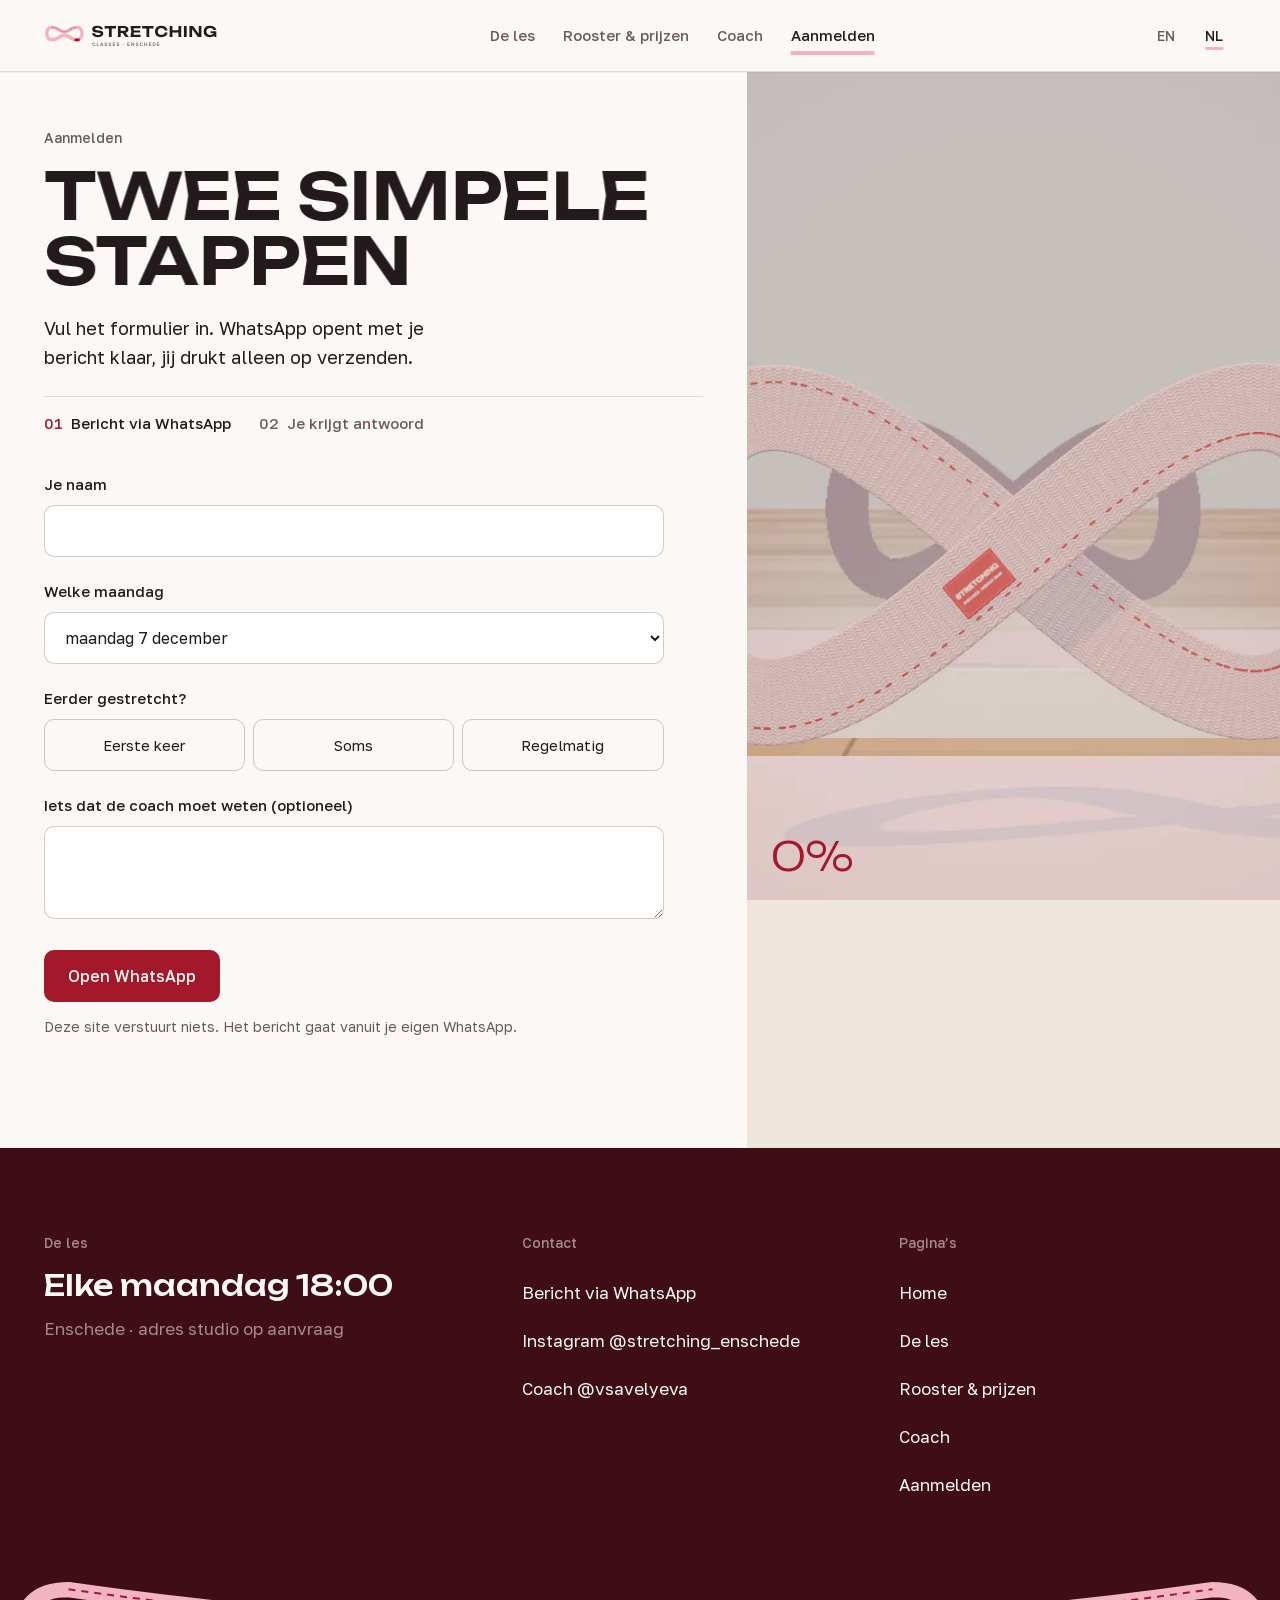
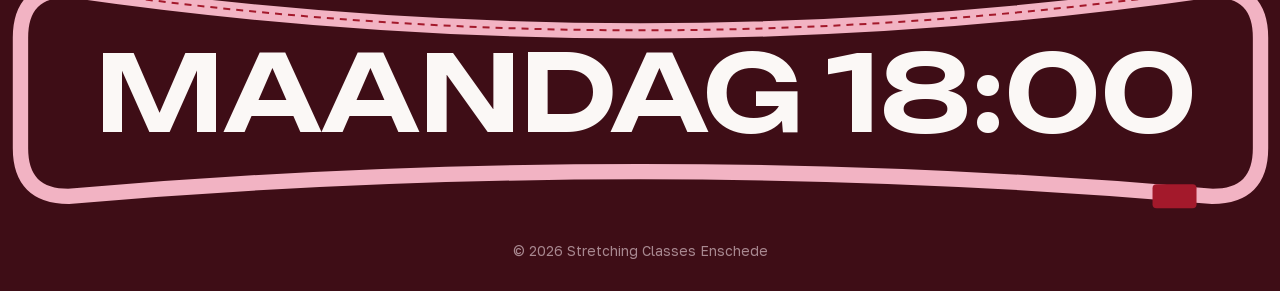
<file: public/nl/aanmelden.html>
<!doctype html>
<html lang="nl">
<head>
<meta charset="utf-8">
<meta name="viewport" content="width=device-width, initial-scale=1, viewport-fit=cover">
<title>Aanmelden · Stretching Classes Enschede</title>
<meta name="description" content="Meld je aan voor de stretchles op maandag 18:00 in Enschede in twee simpele stappen: stuur een bericht via WhatsApp, je krijgt antwoord.">
<meta name="theme-color" content="#3E0D16">
<link rel="canonical" href="https://stretching-enschede.pages.dev/nl/aanmelden.html">
<link rel="alternate" hreflang="en" href="https://stretching-enschede.pages.dev/register.html"><link rel="alternate" hreflang="nl" href="https://stretching-enschede.pages.dev/nl/aanmelden.html">
<meta property="og:type" content="website"><meta property="og:site_name" content="Stretching Classes Enschede"><meta property="og:title" content="Aanmelden · Stretching Classes Enschede"><meta property="og:description" content="Meld je aan voor de stretchles op maandag 18:00 in Enschede in twee simpele stappen: stuur een bericht via WhatsApp, je krijgt antwoord.">
<meta property="og:image" content="https://stretching-enschede.pages.dev/assets/img/og.jpg"><meta property="og:image:width" content="1200"><meta property="og:image:height" content="630"><meta property="og:locale" content="nl_NL"><meta name="twitter:card" content="summary_large_image">
<link rel="icon" href="../favicon.svg" type="image/svg+xml">
<link rel="preload" href="../assets/fonts/unbounded-latin.woff2" as="font" type="font/woff2" crossorigin>
<link rel="preload" href="../assets/fonts/golos-latin.woff2" as="font" type="font/woff2" crossorigin>
<link rel="stylesheet" href="../assets/fonts/fonts.css">
<link rel="stylesheet" href="../assets/css/site.css">
<script>try{if(sessionStorage.getItem('se-cc'))document.documentElement.classList.add('cc-in')}catch(e){}</script>
<script type="importmap">{"imports":{"three":"./../assets/vendor/three.module.min.js","three/addons/":"./../assets/vendor/three-addons/"}}</script>
<script src="../assets/vendor/gsap/gsap.min.js" defer></script>
<script type="application/json" id="i18n">{"cur": "rek", "menu": "Menu", "close": "Sluiten", "chap": ["Rust", "Warming-up", "Binnenin", "Draai", "Maandag", "Stappen", "Loslaten", "Lus"], "f_err_name": "Vul je naam in", "f_err_pick": "Kies er één", "msg_hi": "Hoi! Ik wil me aanmelden voor de stretchles", "msg_on": "op", "msg_at": "om 18:00", "msg_any": "op een maandag om 18:00 (datum nog niet zeker)", "msg_name": "Naam", "msg_exp": "Eerder gestretcht", "msg_note": "Opmerking", "monday": "maandag", "deck_next": "Volgende vraag", "days": ["di", "wo", "do", "vr", "za", "zo", "ma"], "lang": "nl", "wa": "https://wa.me/31616134806"}</script>
</head>
<body class="is-inner p-register" data-page="register">
<a class="skip" href="#main">Naar de inhoud</a>
<header class="hd">
  <a class="logo" href="index.html" aria-label="Stretching Classes Enschede"><svg class="logo-svg" viewBox="0 0 311 54" aria-hidden="true"><g transform="translate(0 4) scale(1)"><path fill="#F2B3C3" fill-rule="evenodd" d="M14 6C26 6 30 14 36 14S46 6 58 6C66 6 70 12 70 20S66 34 58 34C46 34 42 26 36 26S26 34 14 34C6 34 2 28 2 20S6 6 14 6ZM14 12C23 12 27 20 36 20S49 12 58 12C62 12 64 15 64 20S62 28 58 28C49 28 45 20 36 20S23 28 14 28C10 28 8 25 8 20S10 12 14 12Z"/><path fill="none" stroke="#A3192B" stroke-width="1.1" stroke-dasharray="2 2" d="M14 9C24.5 9 28.5 17 36 17S47.5 9 58 9"/><rect x="54" y="28.5" width="9" height="5" rx="1" fill="#A3192B"/></g><path fill="#231A1D" d="M84.95289904785156 23.620899047851562H89.93453967285156Q90.06713903808594 24.521791748046876 90.73988507080078 25.189335876464845Q91.41263110351562 25.85688000488281 92.54232507324218 26.22087683105469Q93.67201904296874 26.584873657226563 95.18261206054687 26.584873657226563Q97.32889904785156 26.584873657226563 98.56454095458984 25.994029846191406Q99.80018286132812 25.40318603515625 99.80018286132812 24.315094604492188Q99.80018286132812 23.475302856445314 99.09168762207031 23.01445587158203Q98.3831923828125 22.55360888671875 96.42020190429687 22.34951110839844L92.65281396484374 21.955615234375003Q88.73070349121093 21.56951745605469 86.97374920654298 20.147963806152347Q85.216794921875 18.72641015625 85.216794921875 16.25510729980469Q85.216794921875 14.2856025390625 86.37184698486328 12.908250793457032Q87.52689904785156 11.530899047851562 89.6257523803711 10.810048889160157Q91.72460571289062 10.089198730468752 94.54041015625 10.089198730468752Q97.30681396484376 10.089198730468752 99.44596697998047 10.88674920654297Q101.58511999511718 11.684299682617187 102.85262158203125 13.11625079345703Q104.12012316894531 14.548201904296876 104.23582348632812 16.467003173828125H99.25418286132812Q99.14758349609374 15.684410156250001 98.54698730468749 15.117615234375002Q97.94639111328125 14.5508203125 96.90899682617187 14.232973327636719Q95.8716025390625 13.915126342773437 94.43900952148438 13.915126342773437Q92.47992126464844 13.915126342773437 91.32487872314454 14.472820312500001Q90.16983618164062 15.030514282226564 90.16983618164062 16.066605712890627Q90.16983618164062 16.83749841308594 90.85103173828125 17.28534539794922Q91.53222729492188 17.7331923828125 93.31061840820313 17.937290161132815L97.29381079101563 18.37148571777344Q100.02511364746094 18.653583496093752 101.65726666259766 19.28798413085938Q103.28941967773437 19.922384765625 104.01547174072266 21.01373651123047Q104.74152380371093 22.105088256835938 104.74152380371093 23.763889526367187Q104.74152380371093 25.764593017578125 103.53902221679687 27.262195556640627Q102.33652062988281 28.759798095703125 100.1642177734375 29.585299682617187Q97.99191491699219 30.410801269531248 95.09551110839844 30.410801269531248Q92.12370666503907 30.410801269531248 89.86755364990235 29.55995111083984Q87.61140063476563 28.709100952148436 86.32244952392578 27.17770031738281Q85.03349841308594 25.646299682617187 84.95289904785156 23.620899047851562Z M114.72448889160157 12.671015869140625H119.63072888183594V30.0H114.72448889160157ZM107.13250158691406 10.5H127.22271618652344V14.849836181640626H107.13250158691406Z M133.99341967773438 19.08909460449219H141.30330285644533Q142.69169396972657 19.08909460449219 143.48793841552737 18.449498413085937Q144.28418286132813 17.809902221679685 144.28418286132813 16.668507934570314Q144.28418286132813 15.512813964843751 143.48793841552737 14.880367614746095Q142.69169396972657 14.247921264648438 141.30330285644533 14.247921264648438H133.30051428222657L135.5014323730469 11.832507934570312V30.0H130.5951923828125V10.5H141.94291174316407Q144.125615234375 10.5 145.76621777343752 11.276100952148438Q147.4068203125 12.052201904296876 148.32462158203126 13.429553649902346Q149.2424228515625 14.806905395507814 149.2424228515625 16.668507934570314Q149.2424228515625 18.478110473632814 148.32462158203126 19.861312377929686Q147.4068203125 21.24451428222656 145.76621777343752 22.01476507568359Q144.125615234375 22.785015869140626 141.94291174316407 22.785015869140626H133.99341967773438ZM137.13940063476562 20.874000000000002H142.69044189453126L149.86512634277344 30.0H144.15418286132814Z M169.8282145996094 18.422189208984378V22.077810791015626H155.72450158691407V18.422189208984378ZM159.0395301513672 20.25 157.7434323730469 28.3047822265625 155.69592126464846 25.982971435546876H170.67581713867187V30.0H152.82939428710938L154.33089270019534 20.25L152.82939428710938 10.5H170.54581713867188V14.517028564453126H155.69592126464846L157.7434323730469 12.195217773437502Z M181.06048889160155 12.671015869140625H185.96672888183593V30.0H181.06048889160155ZM173.46850158691407 10.5H193.55871618652344V14.849836181640626H173.46850158691407Z M218.32791491699217 21.95039111328125Q218.04451428222654 24.471094604492187 216.5807130126953 26.380146667480467Q215.11691174316405 28.28919873046875 212.73530920410155 29.35Q210.35370666503906 30.410801269531248 207.2870031738281 30.410801269531248Q203.9174006347656 30.410801269531248 201.38889904785157 29.136801269531247Q198.8603974609375 27.86280126953125 197.45314666748044 25.576100952148437Q196.04589587402342 23.289400634765627 196.04589587402342 20.25Q196.04589587402342 17.210599365234376 197.45314666748044 14.923899047851563Q198.8603974609375 12.63719873046875 201.38889904785157 11.363198730468751Q203.9174006347656 10.089198730468752 207.2870031738281 10.089198730468752Q210.35370666503906 10.089198730468752 212.73530920410155 11.150000000000002Q215.11691174316405 12.210801269531252 216.5807130126953 14.11270349121094Q218.04451428222654 16.014605712890628 218.32791491699217 18.54960888671875H213.3956749267578Q213.1330755615234 17.235315551757814 212.3303295288086 16.298670471191407Q211.52758349609374 15.362025390625 210.2477396850586 14.856328247070312Q208.96789587402344 14.350631103515626 207.27270349121093 14.350631103515626Q205.3357130126953 14.350631103515626 203.9278203125 15.06237713623047Q202.51992761230468 15.774123168945312 201.76203173828122 17.102716186523438Q201.0041358642578 18.431309204101563 201.0041358642578 20.25Q201.0041358642578 22.068690795898437 201.76203173828122 23.391433654785153Q202.51992761230468 24.714176513671873 203.9278203125 25.431772705078124Q205.3357130126953 26.149368896484376 207.27270349121093 26.149368896484376Q208.96789587402344 26.149368896484376 210.2477396850586 25.662521911621095Q211.52758349609374 25.175674926757814 212.3303295288086 24.231880004882814Q213.1330755615234 23.288085083007815 213.3956749267578 21.95039111328125Z M222.0851923828125 10.5H226.99143237304685V30.0H222.0851923828125ZM237.57078222656247 10.5H242.47702221679685V30.0H237.57078222656247ZM224.8087161865234 17.95028063964844H239.65339428710936V22.276716186523437H224.8087161865234Z M247.29119238281248 10.5H252.19743237304687V30.0H247.29119238281248Z M275.07119238281246 26.65636572265625 273.4799873046875 26.941069213867188V10.5H278.2354260253906V30.0H272.05387683105465L260.1797257080078 13.570631103515627L261.7566311035156 13.28592761230469V30.0H257.00119238281246V10.5H263.3569434814453Z M302.904501586914 21.547400634765623Q302.8434006347656 23.320599365234376 302.1966514282226 24.919599365234376Q301.54990222167964 26.518599365234376 300.3311530151367 27.758149841308594Q299.11240380859374 28.99770031738281 297.3138533325195 29.704250793457028Q295.51530285644526 30.410801269531248 293.13370031738276 30.410801269531248Q290.8431009521484 30.410801269531248 288.8495504760742 29.732201904296872Q286.856 29.0536025390625 285.35189904785153 27.75230285644531Q283.84779809570307 26.451003173828127 283.0066971435547 24.561452697753907Q282.1655961914062 22.671902221679687 282.1655961914062 20.25Q282.1655961914062 17.828097778320313 283.0138469848632 15.938547302246095Q283.8620977783203 14.048996826171877 285.3908990478515 12.747697143554689Q286.91970031738276 11.4463974609375 288.9568012695312 10.767798095703126Q290.99390222167966 10.089198730468752 293.39760253906246 10.089198730468752Q296.56310729980464 10.089198730468752 298.8823092041015 11.075899047851564Q301.2015111083984 12.062599365234377 302.6204622192382 13.776Q304.0394133300781 15.489400634765625 304.42161523437494 17.720201904296875H299.4750755615234Q299.212476196289 16.634709838867188 298.38047937011714 15.848866027832031Q297.5484825439453 15.063022216796876 296.28878857421876 14.639875549316407Q295.0290946044922 14.216728881835937 293.4067034912109 14.216728881835937Q291.46971301269525 14.216728881835937 290.0559701538085 14.909624755859376Q288.64222729492184 15.602520629882813 287.8713314208984 16.94281396484375Q287.10043554687496 18.28310729980469 287.10043554687496 20.25Q287.10043554687496 22.228593017578127 287.920732055664 23.606586669921874Q288.7410285644531 24.984580322265625 290.2548723754883 25.69047619628906Q291.7687161865234 26.396372070312502 293.8305079345703 26.396372070312502Q295.82599999999996 26.396372070312502 297.3430946044922 25.797726989746096Q298.86018920898437 25.19908190917969 299.76043682861325 24.077189208984375Q300.66068444824214 22.95529650878906 300.7854857177734 21.390104125976563ZM294.38950476074217 23.532514282226565V20.031589843749998H304.60621459960936V30.0H301.1104888916015L300.43708190917965 22.1948076171875L301.406886352539 23.532514282226565Z"/><path fill="#6A5A5E" d="M88.096 46.0946Q87.3564 46.0946 86.763 45.780699999999996Q86.1696 45.4668 85.82130000000001 44.7917Q85.473 44.1166 85.473 43.033V42.861Q85.473 42.0784 85.6794 41.515100000000004Q85.8858 40.9518 86.2427 40.590599999999995Q86.5996 40.2294 87.0769 40.0574Q87.5542 39.8854 88.096 39.8854Q88.5948 39.8854 89.0248 40.010099999999994Q89.4548 40.1348 89.7816 40.3842Q90.1084 40.6336 90.3062 41.0034Q90.504 41.3732 90.547 41.872H89.46340000000001Q89.3516 41.313 88.9861 41.055Q88.6206 40.797 88.096 40.797Q87.7176 40.797 87.36500000000001 40.9905Q87.0124 41.184 86.78450000000001 41.6312Q86.5566 42.0784 86.5566 42.861V43.033Q86.5566 43.6522 86.6942 44.0693Q86.8318 44.4864 87.05969999999999 44.7272Q87.2876 44.968 87.55850000000001 45.075500000000005Q87.8294 45.183 88.096 45.183Q88.7152 45.183 89.0549 44.8949Q89.3946 44.6068 89.46340000000001 44.108H90.547Q90.4954 44.6412 90.2933 45.0196Q90.0912 45.398 89.7601 45.6345Q89.429 45.871 89.0076 45.9828Q88.5862 46.0946 88.096 46.0946Z M93.308 46.0V39.980000000000004H94.34V45.1056H97.26400000000001V46.0Z M99.165 46.0 101.444 39.980000000000004H102.476L104.755 46.0H103.6542L103.1468 44.6412H100.7044L100.197 46.0ZM101.0398 43.7468H102.8114L101.9342 41.269999999999996Z M109.27900000000001 46.0946Q108.50500000000001 46.0946 107.9976 45.870999999999995Q107.49020000000002 45.6474 107.2279 45.2561Q106.96560000000001 44.8648 106.91400000000002 44.366H107.94600000000001Q108.01480000000001 44.7186 108.29860000000001 44.9508Q108.5824 45.183 109.27900000000001 45.183Q110.0014 45.183 110.3067 44.9465Q110.61200000000001 44.71 110.61200000000001 44.366Q110.61200000000001 44.0822 110.44000000000001 43.9016Q110.26800000000001 43.721000000000004 109.9111 43.5877Q109.55420000000001 43.4544 109.00380000000001 43.3426Q108.3846 43.205 107.9546 42.994299999999996Q107.5246 42.7836 107.30530000000002 42.431Q107.08600000000001 42.0784 107.08600000000001 41.528Q107.08600000000001 41.0722 107.33540000000002 40.7024Q107.58480000000002 40.3326 108.07070000000002 40.108999999999995Q108.5566 39.8854 109.27900000000001 39.8854Q109.98420000000002 39.8854 110.45290000000001 40.0961Q110.92160000000001 40.3068 111.17530000000001 40.6766Q111.429 41.0464 111.47200000000001 41.528H110.44000000000001Q110.37120000000002 41.2012 110.0917 40.9991Q109.8122 40.797 109.27900000000001 40.797Q108.6598 40.797 108.3889 41.012Q108.11800000000001 41.227000000000004 108.11800000000001 41.528Q108.11800000000001 41.9408 108.46200000000002 42.1472Q108.80600000000001 42.3536 109.5198 42.4998Q110.05300000000001 42.6116 110.44860000000001 42.762100000000004Q110.84420000000001 42.9126 111.11080000000001 43.1233Q111.37740000000001 43.334 111.51070000000001 43.639300000000006Q111.644 43.9446 111.644 44.366Q111.644 44.8648 111.38170000000001 45.2561Q111.11940000000001 45.6474 110.59480000000002 45.870999999999995Q110.07020000000001 46.0946 109.27900000000001 46.0946Z M116.46900000000001 46.0946Q115.69500000000001 46.0946 115.1876 45.870999999999995Q114.68020000000001 45.6474 114.4179 45.2561Q114.1556 44.8648 114.10400000000001 44.366H115.13600000000001Q115.2048 44.7186 115.4886 44.9508Q115.7724 45.183 116.46900000000001 45.183Q117.1914 45.183 117.4967 44.9465Q117.802 44.71 117.802 44.366Q117.802 44.0822 117.63000000000001 43.9016Q117.45800000000001 43.721000000000004 117.1011 43.5877Q116.7442 43.4544 116.19380000000001 43.3426Q115.5746 43.205 115.1446 42.994299999999996Q114.7146 42.7836 114.49530000000001 42.431Q114.27600000000001 42.0784 114.27600000000001 41.528Q114.27600000000001 41.0722 114.52540000000002 40.7024Q114.77480000000001 40.3326 115.26070000000001 40.108999999999995Q115.7466 39.8854 116.46900000000001 39.8854Q117.17420000000001 39.8854 117.64290000000001 40.0961Q118.11160000000001 40.3068 118.3653 40.6766Q118.619 41.0464 118.662 41.528H117.63000000000001Q117.56120000000001 41.2012 117.2817 40.9991Q117.0022 40.797 116.46900000000001 40.797Q115.8498 40.797 115.5789 41.012Q115.308 41.227000000000004 115.308 41.528Q115.308 41.9408 115.65200000000002 42.1472Q115.99600000000001 42.3536 116.7098 42.4998Q117.24300000000001 42.6116 117.63860000000001 42.762100000000004Q118.03420000000001 42.9126 118.30080000000001 43.1233Q118.5674 43.334 118.70070000000001 43.639300000000006Q118.834 43.9446 118.834 44.366Q118.834 44.8648 118.5717 45.2561Q118.30940000000001 45.6474 117.78480000000002 45.870999999999995Q117.26020000000001 46.0946 116.46900000000001 46.0946Z M121.638 46.0V39.980000000000004H125.68V40.8744H122.67V42.4568H125.422V43.3512H122.67V45.1056H125.68V46.0Z M130.548 46.0946Q129.774 46.0946 129.26659999999998 45.870999999999995Q128.7592 45.6474 128.49689999999998 45.2561Q128.2346 44.8648 128.183 44.366H129.215Q129.2838 44.7186 129.56760000000003 44.9508Q129.8514 45.183 130.548 45.183Q131.2704 45.183 131.57569999999998 44.9465Q131.881 44.71 131.881 44.366Q131.881 44.0822 131.709 43.9016Q131.537 43.721000000000004 131.18009999999998 43.5877Q130.82319999999999 43.4544 130.2728 43.3426Q129.6536 43.205 129.2236 42.994299999999996Q128.7936 42.7836 128.5743 42.431Q128.355 42.0784 128.355 41.528Q128.355 41.0722 128.6044 40.7024Q128.8538 40.3326 129.3397 40.108999999999995Q129.8256 39.8854 130.548 39.8854Q131.2532 39.8854 131.7219 40.0961Q132.1906 40.3068 132.4443 40.6766Q132.698 41.0464 132.741 41.528H131.709Q131.6402 41.2012 131.3607 40.9991Q131.0812 40.797 130.548 40.797Q129.9288 40.797 129.65789999999998 41.012Q129.387 41.227000000000004 129.387 41.528Q129.387 41.9408 129.731 42.1472Q130.075 42.3536 130.7888 42.4998Q131.322 42.6116 131.7176 42.762100000000004Q132.1132 42.9126 132.3798 43.1233Q132.6464 43.334 132.7797 43.639300000000006Q132.913 43.9446 132.913 44.366Q132.913 44.8648 132.6507 45.2561Q132.3884 45.6474 131.8638 45.870999999999995Q131.3392 46.0946 130.548 46.0946Z  M140.02587714285715 44.323Q139.8368 44.323 139.67770000000002 44.2327Q139.51860000000002 44.1424 139.42830000000004 43.98271604938272Q139.33800000000002 43.82303209876543 139.33800000000002 43.63340740740741Q139.33800000000002 43.334 139.53580000000002 43.1405Q139.73360000000002 42.947 140.026 42.947Q140.31840000000003 42.947 140.51620000000003 43.1405Q140.714 43.334 140.714 43.63340740740741Q140.714 43.82303209876543 140.62369999999999 43.98271604938272Q140.5334 44.1424 140.37915285714286 44.2327Q140.22490571428574 44.323 140.02587714285715 44.323Z  M147.483 46.0V39.980000000000004H151.525V40.8744H148.51500000000001V42.4568H151.267V43.3512H148.51500000000001V45.1056H151.525V46.0Z M154.372 46.0V39.980000000000004H155.36960000000002L158.328 44.28V39.980000000000004H159.36V46.0H158.3624L155.40400000000002 41.7V46.0Z M164.529 46.0946Q163.755 46.0946 163.2476 45.870999999999995Q162.74020000000002 45.6474 162.4779 45.2561Q162.2156 44.8648 162.16400000000002 44.366H163.196Q163.2648 44.7186 163.54860000000002 44.9508Q163.8324 45.183 164.529 45.183Q165.25140000000002 45.183 165.55670000000003 44.9465Q165.86200000000002 44.71 165.86200000000002 44.366Q165.86200000000002 44.0822 165.69 43.9016Q165.518 43.721000000000004 165.1611 43.5877Q164.8042 43.4544 164.2538 43.3426Q163.6346 43.205 163.20460000000003 42.994299999999996Q162.77460000000002 42.7836 162.55530000000002 42.431Q162.336 42.0784 162.336 41.528Q162.336 41.0722 162.5854 40.7024Q162.8348 40.3326 163.3207 40.108999999999995Q163.8066 39.8854 164.529 39.8854Q165.23420000000002 39.8854 165.7029 40.0961Q166.1716 40.3068 166.4253 40.6766Q166.679 41.0464 166.722 41.528H165.69Q165.62120000000002 41.2012 165.3417 40.9991Q165.06220000000002 40.797 164.529 40.797Q163.90980000000002 40.797 163.6389 41.012Q163.368 41.227000000000004 163.368 41.528Q163.368 41.9408 163.712 42.1472Q164.056 42.3536 164.7698 42.4998Q165.303 42.6116 165.6986 42.762100000000004Q166.0942 42.9126 166.3608 43.1233Q166.62740000000002 43.334 166.7607 43.639300000000006Q166.894 43.9446 166.894 44.366Q166.894 44.8648 166.63170000000002 45.2561Q166.3694 45.6474 165.84480000000002 45.870999999999995Q165.3202 46.0946 164.529 46.0946Z M172.02 46.0946Q171.28040000000001 46.0946 170.687 45.780699999999996Q170.0936 45.4668 169.74530000000001 44.7917Q169.39700000000002 44.1166 169.39700000000002 43.033V42.861Q169.39700000000002 42.0784 169.60340000000002 41.515100000000004Q169.8098 40.9518 170.1667 40.590599999999995Q170.52360000000002 40.2294 171.0009 40.0574Q171.47820000000002 39.8854 172.02 39.8854Q172.5188 39.8854 172.9488 40.010099999999994Q173.3788 40.1348 173.7056 40.3842Q174.0324 40.6336 174.2302 41.0034Q174.428 41.3732 174.471 41.872H173.3874Q173.2756 41.313 172.9101 41.055Q172.5446 40.797 172.02 40.797Q171.6416 40.797 171.28900000000002 40.9905Q170.93640000000002 41.184 170.70850000000002 41.6312Q170.4806 42.0784 170.4806 42.861V43.033Q170.4806 43.6522 170.6182 44.0693Q170.7558 44.4864 170.9837 44.7272Q171.2116 44.968 171.48250000000002 45.075500000000005Q171.7534 45.183 172.02 45.183Q172.63920000000002 45.183 172.9789 44.8949Q173.3186 44.6068 173.3874 44.108H174.471Q174.4194 44.6412 174.2173 45.0196Q174.0152 45.398 173.6841 45.6345Q173.353 45.871 172.9316 45.9828Q172.5102 46.0946 172.02 46.0946Z M177.232 46.0V39.980000000000004H178.264V42.4568H181.188V39.980000000000004H182.22V46.0H181.188V43.3512H178.264V46.0Z M185.368 46.0V39.980000000000004H189.41V40.8744H186.4V42.4568H189.152V43.3512H186.4V45.1056H189.41V46.0Z M192.257 46.0V39.980000000000004H194.192Q195.1036 39.980000000000004 195.7486 40.3025Q196.3936 40.625 196.73329999999999 41.265699999999995Q197.073 41.9064 197.073 42.861V43.033Q197.073 43.9962 196.7204 44.6584Q196.36780000000002 45.3206 195.7013 45.6603Q195.03480000000002 46.0 194.106 46.0ZM193.28900000000002 45.1056H194.02Q194.6134 45.1056 195.05630000000002 44.9035Q195.4992 44.7014 195.7443 44.245599999999996Q195.98940000000002 43.7898 195.98940000000002 43.033V42.861Q195.98940000000002 42.1558 195.74 41.7172Q195.4906 41.2786 195.06490000000002 41.076499999999996Q194.63920000000002 40.8744 194.106 40.8744H193.28900000000002Z M199.92000000000002 46.0V39.980000000000004H203.96200000000002V40.8744H200.95200000000003V42.4568H203.704V43.3512H200.95200000000003V45.1056H203.96200000000002V46.0Z"/></svg></a>
  <nav class="hd-links" aria-label="Menu"><a href="lessen.html">De les</a><a href="rooster.html">Rooster & prijzen</a><a href="coach.html">Coach</a><a href="aanmelden.html" aria-current=page>Aanmelden</a></nav>
  <div class="hd-r">
    <nav class="lang" aria-label="Taal"><a href="../register.html" hreflang="en" lang="en">EN</a><a href="aanmelden.html" hreflang="nl" lang="nl" aria-current="true">NL</a></nav>
    <button class="menu-btn" type="button" aria-expanded="false" aria-controls="menu"><span>Menu</span><i></i></button>
  </div>
</header>
<div class="menu" id="menu" hidden>
  <ol class="menu-list"><li><a href="index.html"><span class="mn tab">01</span><span class="ml">Home</span></a></li><li><a href="lessen.html"><span class="mn tab">02</span><span class="ml">De les</span></a></li><li><a href="rooster.html"><span class="mn tab">03</span><span class="ml">Rooster & prijzen</span></a></li><li><a href="coach.html"><span class="mn tab">04</span><span class="ml">Coach</span></a></li><li><a href="aanmelden.html" aria-current=page><span class="mn tab">05</span><span class="ml">Aanmelden</span></a></li></ol>
  <div class="menu-foot"><p>Elke maandag 18:00 · Enschede</p><p><a href="https://wa.me/31616134806" rel="noopener" target="_blank">WhatsApp</a> · <a href="https://www.instagram.com/stretching_enschede/" rel="noopener" target="_blank">Instagram</a></p></div>
</div>
<main id="main" class="reg">
<section class="reg-grid">
  <div class="reg-col">
    <p class="kicker">Aanmelden</p><h1 class="display display-r rek"><span class="rek-in">Twee simpele stappen</span></h1><p class="lead">Vul het formulier in. WhatsApp opent met je bericht klaar, jij drukt alleen op verzenden.</p>
    <ol class="reg-steps"><li class="on"><span class="tab">01</span> Bericht via WhatsApp</li><li><span class="tab">02</span> Je krijgt antwoord</li></ol>
    <form class="form" id="reg-form" novalidate>
      <label class="fld"><span class="fl">Je naam</span><input name="name" autocomplete="given-name" required maxlength="60"><em class="err">Vul je naam in</em></label>
      <label class="fld"><span class="fl">Welke maandag</span><select name="day" id="f-day"><option value="any">Weet ik nog niet</option></select></label>
      <fieldset class="fld"><legend class="fl">Eerder gestretcht?</legend><div class="opts"><label class="opt"><input type="radio" name="exp" value="first"><span>Eerste keer</span></label><label class="opt"><input type="radio" name="exp" value="some"><span>Soms</span></label><label class="opt"><input type="radio" name="exp" value="regular"><span>Regelmatig</span></label></div><em class="err">Kies er één</em></fieldset>
      <label class="fld"><span class="fl">Iets dat de coach moet weten (optioneel)</span><textarea name="note" rows="3" maxlength="400"></textarea></label>
      <div class="actions"><button class="btn" type="submit">Open WhatsApp</button></div>
      <p class="mut small">Deze site verstuurt niets. Het bericht gaat vanuit je eigen WhatsApp.</p>
    </form>
    <div class="done" id="done" hidden tabindex="-1">
      <h2 class="h2 rek"><span class="rek-in">Je bericht staat klaar</span></h2><p class="lead">WhatsApp is geopend in een nieuw tabblad. Gebeurde er niets? Gebruik de knop hieronder.</p><pre class="done-txt" id="done-txt"></pre>
      <div class="actions"><a class="btn" id="done-wa" href="https://wa.me/31616134806" rel="noopener" target="_blank">Versturen via WhatsApp</a><button class="link" type="button" id="done-edit">Antwoorden aanpassen</button></div>
    </div>
  </div>
  <div class="reg-stage"><div class="reg-stick"><canvas class="stage stage-lite" aria-hidden="true"></canvas><img class="poster" data-src="../assets/img/poster.webp" alt="" hidden><p class="reg-cap tab" id="reg-cap" aria-hidden="true">0%</p></div></div>
</section>
</main>
<footer class="ft">
  <div class="wrap ft-grid">
    <div><h2 class="ft-h">De les</h2><p class="ft-big">Elke maandag 18:00</p><p class="ft-m">Enschede · adres studio op aanvraag</p></div>
    <div><h2 class="ft-h">Contact</h2><ul class="ft-list"><li><a href="https://wa.me/31616134806" rel="noopener" target="_blank">Bericht via WhatsApp</a></li><li><a href="https://www.instagram.com/stretching_enschede/" rel="noopener" target="_blank">Instagram @stretching_enschede</a></li><li><a href="https://www.instagram.com/vsavelyeva/" rel="noopener" target="_blank">Coach @vsavelyeva</a></li></ul></div>
    <div><h2 class="ft-h">Pagina’s</h2><ul class="ft-list"><li><a href="index.html">Home</a></li><li><a href="lessen.html">De les</a></li><li><a href="rooster.html">Rooster & prijzen</a></li><li><a href="coach.html">Coach</a></li><li><a href="aanmelden.html">Aanmelden</a></li></ul></div>
  </div>
  <div class="ft-loop" aria-hidden="true"><p class="ft-giant">Maandag 18:00</p><svg class="ft-svg"><path class="ft-band" d=""/><path class="ft-seam" d=""/><rect class="ft-tag" width="44" height="24" rx="4"/></svg></div>
  <p class="ft-c">© 2026 Stretching Classes Enschede</p>
</footer>
<div class="cc" aria-hidden="true"><i class="velvet cc-l"></i><i class="velvet cc-r"></i></div><div class="cur" aria-hidden="true"><i class="cur-dot"></i><i class="cur-ring"></i><span class="cur-t">rek</span></div>
<script type="module" src="../assets/js/page.js"></script>
</body>
</html>
</file>
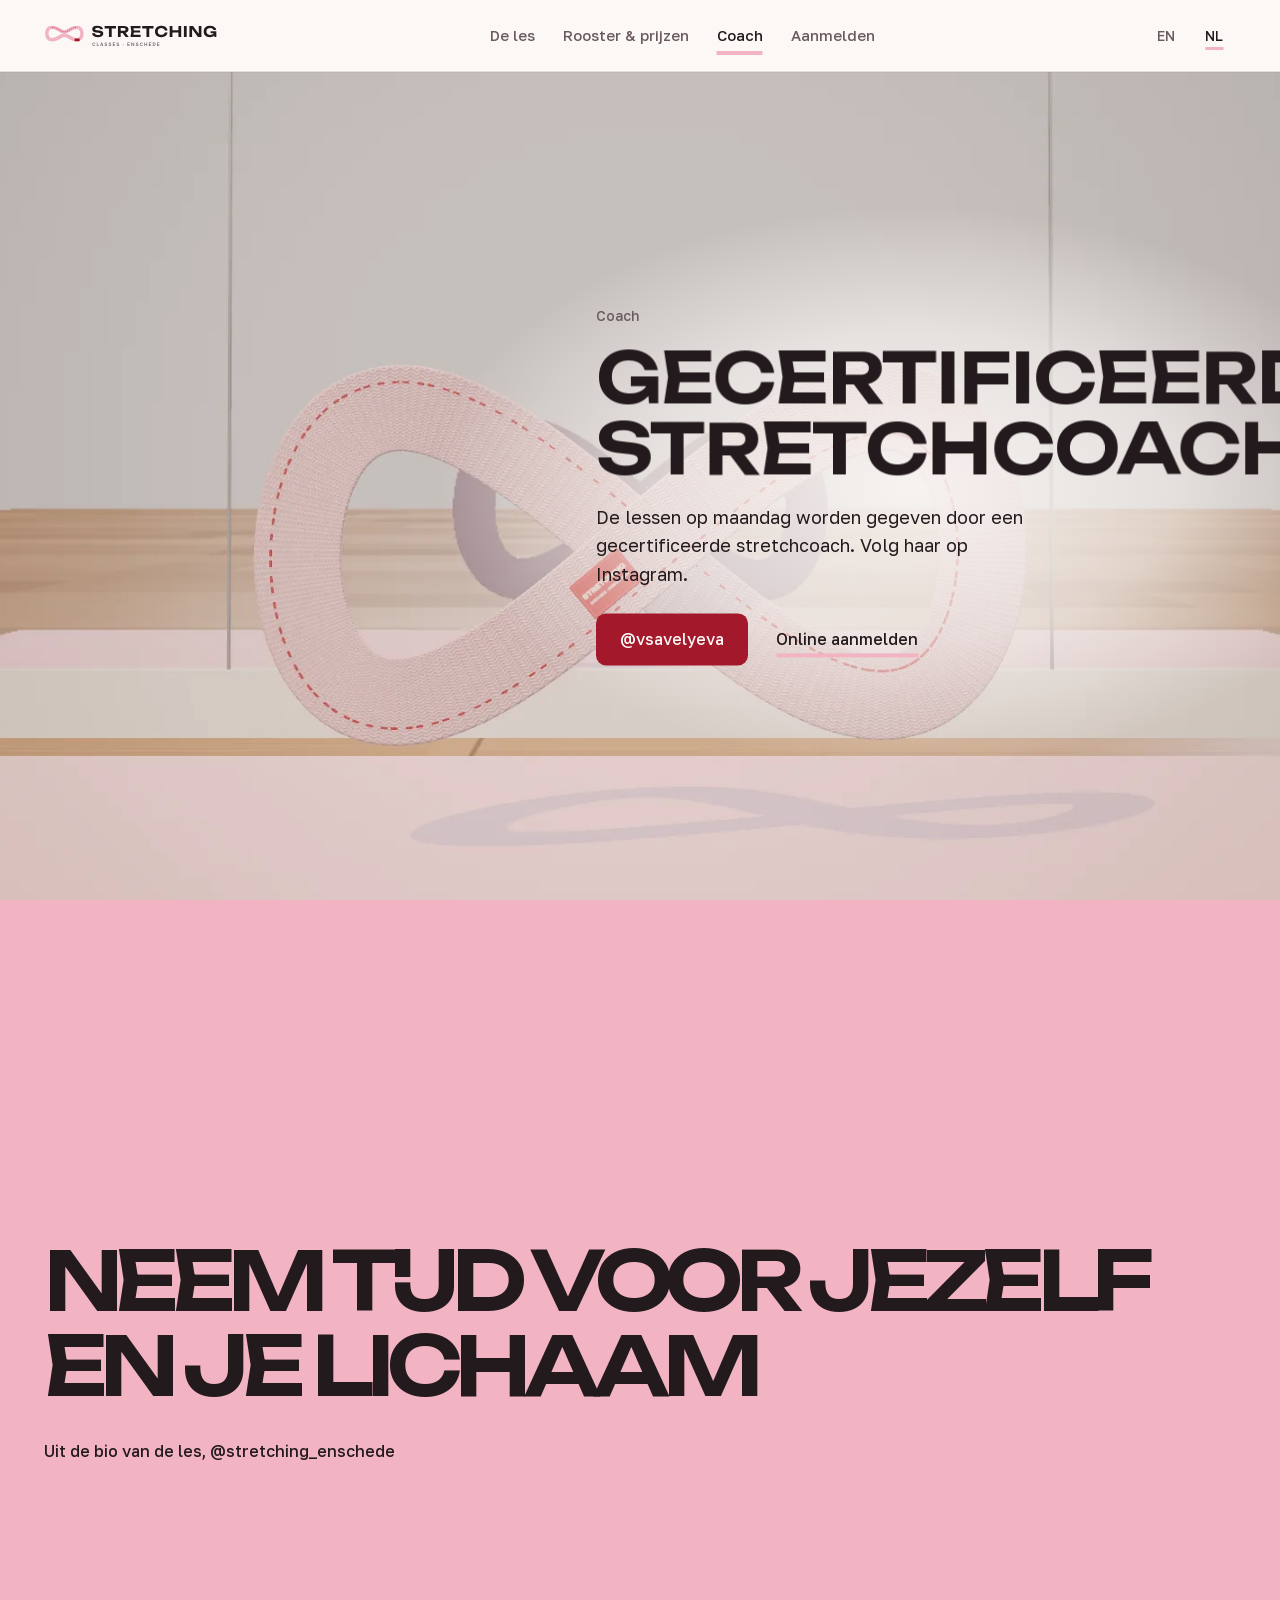
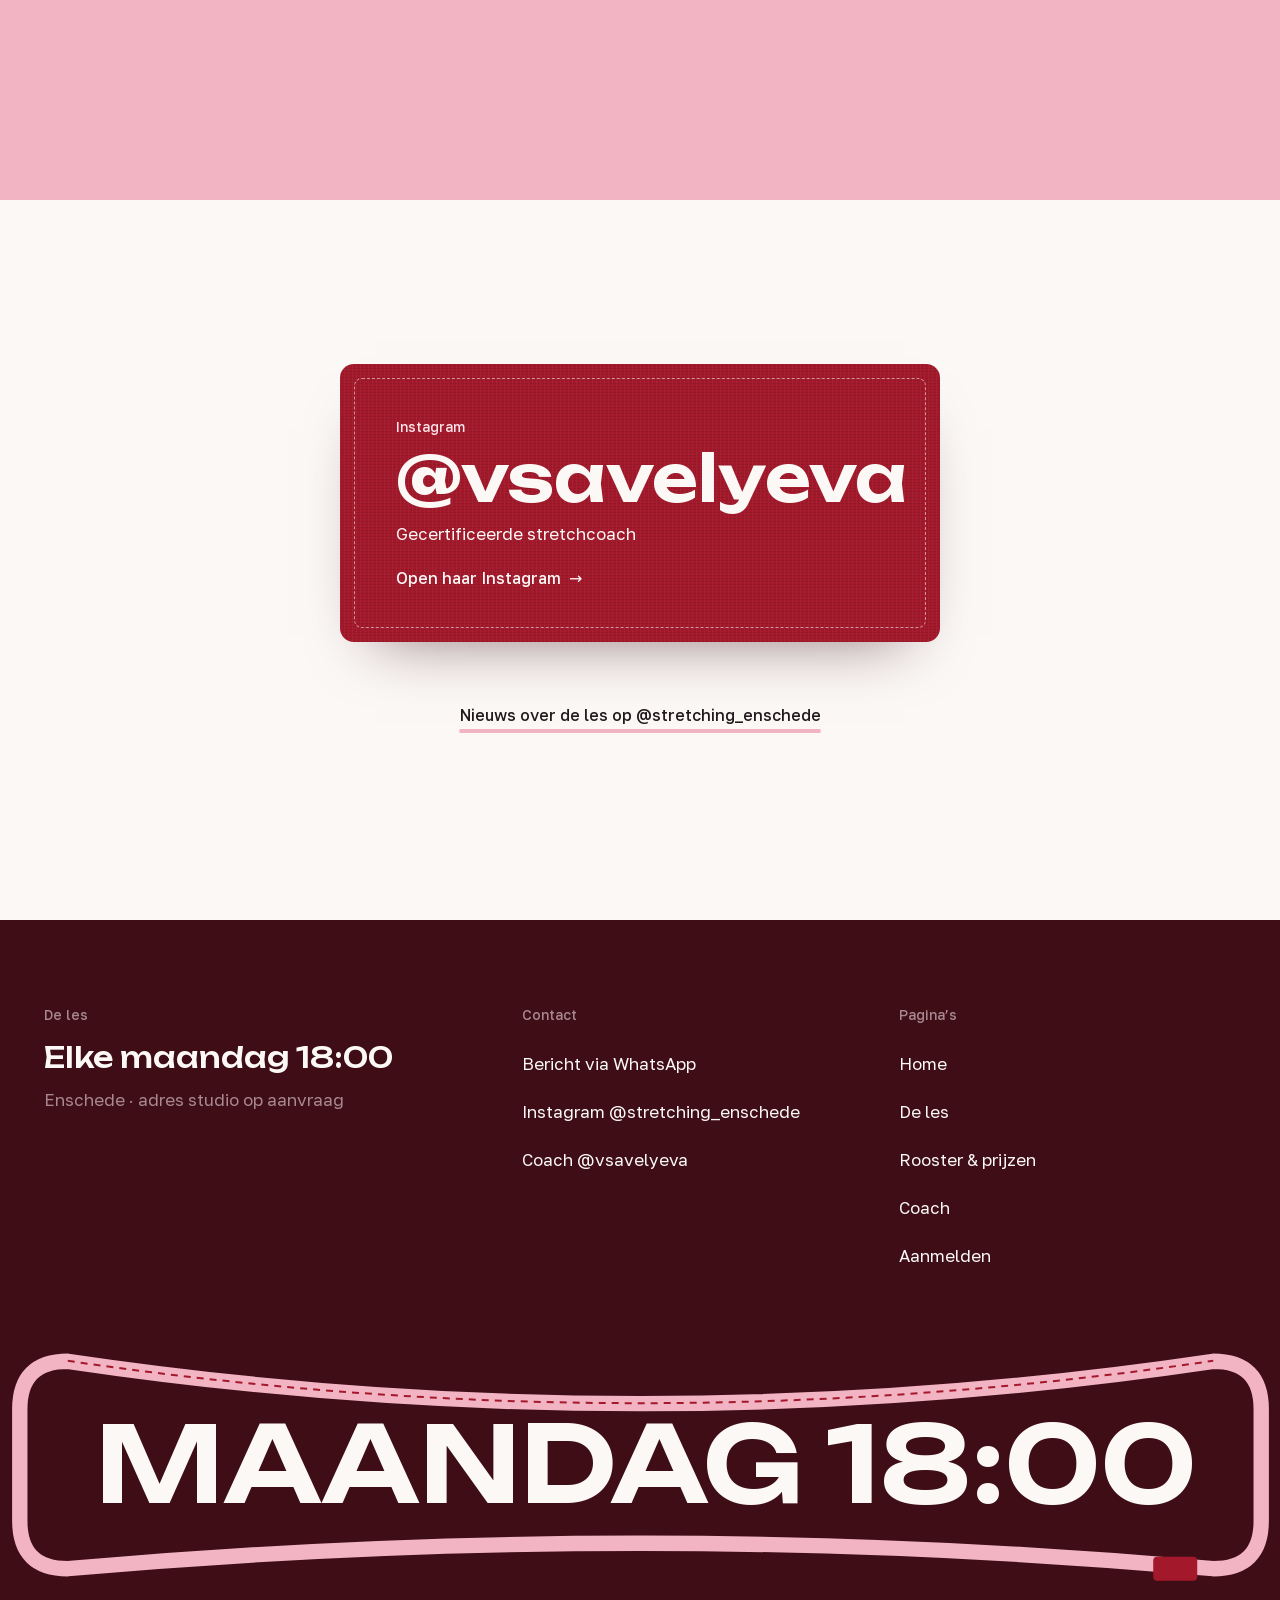
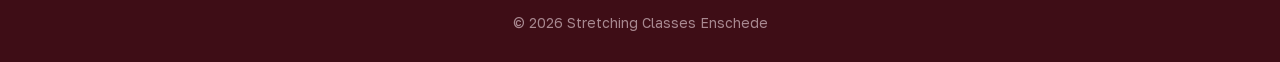
<file: public/nl/coach.html>
<!doctype html>
<html lang="nl">
<head>
<meta charset="utf-8">
<meta name="viewport" content="width=device-width, initial-scale=1, viewport-fit=cover">
<title>Coach · Stretching Classes Enschede</title>
<meta name="description" content="De lessen worden gegeven door een gecertificeerde stretchcoach. Volg haar op Instagram: @vsavelyeva.">
<meta name="theme-color" content="#3E0D16">
<link rel="canonical" href="https://stretching-enschede.pages.dev/nl/coach.html">
<link rel="alternate" hreflang="en" href="https://stretching-enschede.pages.dev/coach.html"><link rel="alternate" hreflang="nl" href="https://stretching-enschede.pages.dev/nl/coach.html">
<meta property="og:type" content="website"><meta property="og:site_name" content="Stretching Classes Enschede"><meta property="og:title" content="Coach · Stretching Classes Enschede"><meta property="og:description" content="De lessen worden gegeven door een gecertificeerde stretchcoach. Volg haar op Instagram: @vsavelyeva.">
<meta property="og:image" content="https://stretching-enschede.pages.dev/assets/img/og.jpg"><meta property="og:image:width" content="1200"><meta property="og:image:height" content="630"><meta property="og:locale" content="nl_NL"><meta name="twitter:card" content="summary_large_image">
<link rel="icon" href="../favicon.svg" type="image/svg+xml">
<link rel="preload" href="../assets/fonts/unbounded-latin.woff2" as="font" type="font/woff2" crossorigin>
<link rel="preload" href="../assets/fonts/golos-latin.woff2" as="font" type="font/woff2" crossorigin>
<link rel="stylesheet" href="../assets/fonts/fonts.css">
<link rel="stylesheet" href="../assets/css/site.css">
<script>try{if(sessionStorage.getItem('se-cc'))document.documentElement.classList.add('cc-in')}catch(e){}</script>
<script type="importmap">{"imports":{"three":"./../assets/vendor/three.module.min.js","three/addons/":"./../assets/vendor/three-addons/"}}</script>
<script src="../assets/vendor/gsap/gsap.min.js" defer></script>
<script type="application/json" id="i18n">{"cur": "rek", "menu": "Menu", "close": "Sluiten", "chap": ["Rust", "Warming-up", "Binnenin", "Draai", "Maandag", "Stappen", "Loslaten", "Lus"], "f_err_name": "Vul je naam in", "f_err_pick": "Kies er één", "msg_hi": "Hoi! Ik wil me aanmelden voor de stretchles", "msg_on": "op", "msg_at": "om 18:00", "msg_any": "op een maandag om 18:00 (datum nog niet zeker)", "msg_name": "Naam", "msg_exp": "Eerder gestretcht", "msg_note": "Opmerking", "monday": "maandag", "deck_next": "Volgende vraag", "days": ["di", "wo", "do", "vr", "za", "zo", "ma"], "lang": "nl", "wa": "https://wa.me/31616134806"}</script>
</head>
<body class="is-inner p-coach" data-page="coach">
<a class="skip" href="#main">Naar de inhoud</a>
<header class="hd">
  <a class="logo" href="index.html" aria-label="Stretching Classes Enschede"><svg class="logo-svg" viewBox="0 0 311 54" aria-hidden="true"><g transform="translate(0 4) scale(1)"><path fill="#F2B3C3" fill-rule="evenodd" d="M14 6C26 6 30 14 36 14S46 6 58 6C66 6 70 12 70 20S66 34 58 34C46 34 42 26 36 26S26 34 14 34C6 34 2 28 2 20S6 6 14 6ZM14 12C23 12 27 20 36 20S49 12 58 12C62 12 64 15 64 20S62 28 58 28C49 28 45 20 36 20S23 28 14 28C10 28 8 25 8 20S10 12 14 12Z"/><path fill="none" stroke="#A3192B" stroke-width="1.1" stroke-dasharray="2 2" d="M14 9C24.5 9 28.5 17 36 17S47.5 9 58 9"/><rect x="54" y="28.5" width="9" height="5" rx="1" fill="#A3192B"/></g><path fill="#231A1D" d="M84.95289904785156 23.620899047851562H89.93453967285156Q90.06713903808594 24.521791748046876 90.73988507080078 25.189335876464845Q91.41263110351562 25.85688000488281 92.54232507324218 26.22087683105469Q93.67201904296874 26.584873657226563 95.18261206054687 26.584873657226563Q97.32889904785156 26.584873657226563 98.56454095458984 25.994029846191406Q99.80018286132812 25.40318603515625 99.80018286132812 24.315094604492188Q99.80018286132812 23.475302856445314 99.09168762207031 23.01445587158203Q98.3831923828125 22.55360888671875 96.42020190429687 22.34951110839844L92.65281396484374 21.955615234375003Q88.73070349121093 21.56951745605469 86.97374920654298 20.147963806152347Q85.216794921875 18.72641015625 85.216794921875 16.25510729980469Q85.216794921875 14.2856025390625 86.37184698486328 12.908250793457032Q87.52689904785156 11.530899047851562 89.6257523803711 10.810048889160157Q91.72460571289062 10.089198730468752 94.54041015625 10.089198730468752Q97.30681396484376 10.089198730468752 99.44596697998047 10.88674920654297Q101.58511999511718 11.684299682617187 102.85262158203125 13.11625079345703Q104.12012316894531 14.548201904296876 104.23582348632812 16.467003173828125H99.25418286132812Q99.14758349609374 15.684410156250001 98.54698730468749 15.117615234375002Q97.94639111328125 14.5508203125 96.90899682617187 14.232973327636719Q95.8716025390625 13.915126342773437 94.43900952148438 13.915126342773437Q92.47992126464844 13.915126342773437 91.32487872314454 14.472820312500001Q90.16983618164062 15.030514282226564 90.16983618164062 16.066605712890627Q90.16983618164062 16.83749841308594 90.85103173828125 17.28534539794922Q91.53222729492188 17.7331923828125 93.31061840820313 17.937290161132815L97.29381079101563 18.37148571777344Q100.02511364746094 18.653583496093752 101.65726666259766 19.28798413085938Q103.28941967773437 19.922384765625 104.01547174072266 21.01373651123047Q104.74152380371093 22.105088256835938 104.74152380371093 23.763889526367187Q104.74152380371093 25.764593017578125 103.53902221679687 27.262195556640627Q102.33652062988281 28.759798095703125 100.1642177734375 29.585299682617187Q97.99191491699219 30.410801269531248 95.09551110839844 30.410801269531248Q92.12370666503907 30.410801269531248 89.86755364990235 29.55995111083984Q87.61140063476563 28.709100952148436 86.32244952392578 27.17770031738281Q85.03349841308594 25.646299682617187 84.95289904785156 23.620899047851562Z M114.72448889160157 12.671015869140625H119.63072888183594V30.0H114.72448889160157ZM107.13250158691406 10.5H127.22271618652344V14.849836181640626H107.13250158691406Z M133.99341967773438 19.08909460449219H141.30330285644533Q142.69169396972657 19.08909460449219 143.48793841552737 18.449498413085937Q144.28418286132813 17.809902221679685 144.28418286132813 16.668507934570314Q144.28418286132813 15.512813964843751 143.48793841552737 14.880367614746095Q142.69169396972657 14.247921264648438 141.30330285644533 14.247921264648438H133.30051428222657L135.5014323730469 11.832507934570312V30.0H130.5951923828125V10.5H141.94291174316407Q144.125615234375 10.5 145.76621777343752 11.276100952148438Q147.4068203125 12.052201904296876 148.32462158203126 13.429553649902346Q149.2424228515625 14.806905395507814 149.2424228515625 16.668507934570314Q149.2424228515625 18.478110473632814 148.32462158203126 19.861312377929686Q147.4068203125 21.24451428222656 145.76621777343752 22.01476507568359Q144.125615234375 22.785015869140626 141.94291174316407 22.785015869140626H133.99341967773438ZM137.13940063476562 20.874000000000002H142.69044189453126L149.86512634277344 30.0H144.15418286132814Z M169.8282145996094 18.422189208984378V22.077810791015626H155.72450158691407V18.422189208984378ZM159.0395301513672 20.25 157.7434323730469 28.3047822265625 155.69592126464846 25.982971435546876H170.67581713867187V30.0H152.82939428710938L154.33089270019534 20.25L152.82939428710938 10.5H170.54581713867188V14.517028564453126H155.69592126464846L157.7434323730469 12.195217773437502Z M181.06048889160155 12.671015869140625H185.96672888183593V30.0H181.06048889160155ZM173.46850158691407 10.5H193.55871618652344V14.849836181640626H173.46850158691407Z M218.32791491699217 21.95039111328125Q218.04451428222654 24.471094604492187 216.5807130126953 26.380146667480467Q215.11691174316405 28.28919873046875 212.73530920410155 29.35Q210.35370666503906 30.410801269531248 207.2870031738281 30.410801269531248Q203.9174006347656 30.410801269531248 201.38889904785157 29.136801269531247Q198.8603974609375 27.86280126953125 197.45314666748044 25.576100952148437Q196.04589587402342 23.289400634765627 196.04589587402342 20.25Q196.04589587402342 17.210599365234376 197.45314666748044 14.923899047851563Q198.8603974609375 12.63719873046875 201.38889904785157 11.363198730468751Q203.9174006347656 10.089198730468752 207.2870031738281 10.089198730468752Q210.35370666503906 10.089198730468752 212.73530920410155 11.150000000000002Q215.11691174316405 12.210801269531252 216.5807130126953 14.11270349121094Q218.04451428222654 16.014605712890628 218.32791491699217 18.54960888671875H213.3956749267578Q213.1330755615234 17.235315551757814 212.3303295288086 16.298670471191407Q211.52758349609374 15.362025390625 210.2477396850586 14.856328247070312Q208.96789587402344 14.350631103515626 207.27270349121093 14.350631103515626Q205.3357130126953 14.350631103515626 203.9278203125 15.06237713623047Q202.51992761230468 15.774123168945312 201.76203173828122 17.102716186523438Q201.0041358642578 18.431309204101563 201.0041358642578 20.25Q201.0041358642578 22.068690795898437 201.76203173828122 23.391433654785153Q202.51992761230468 24.714176513671873 203.9278203125 25.431772705078124Q205.3357130126953 26.149368896484376 207.27270349121093 26.149368896484376Q208.96789587402344 26.149368896484376 210.2477396850586 25.662521911621095Q211.52758349609374 25.175674926757814 212.3303295288086 24.231880004882814Q213.1330755615234 23.288085083007815 213.3956749267578 21.95039111328125Z M222.0851923828125 10.5H226.99143237304685V30.0H222.0851923828125ZM237.57078222656247 10.5H242.47702221679685V30.0H237.57078222656247ZM224.8087161865234 17.95028063964844H239.65339428710936V22.276716186523437H224.8087161865234Z M247.29119238281248 10.5H252.19743237304687V30.0H247.29119238281248Z M275.07119238281246 26.65636572265625 273.4799873046875 26.941069213867188V10.5H278.2354260253906V30.0H272.05387683105465L260.1797257080078 13.570631103515627L261.7566311035156 13.28592761230469V30.0H257.00119238281246V10.5H263.3569434814453Z M302.904501586914 21.547400634765623Q302.8434006347656 23.320599365234376 302.1966514282226 24.919599365234376Q301.54990222167964 26.518599365234376 300.3311530151367 27.758149841308594Q299.11240380859374 28.99770031738281 297.3138533325195 29.704250793457028Q295.51530285644526 30.410801269531248 293.13370031738276 30.410801269531248Q290.8431009521484 30.410801269531248 288.8495504760742 29.732201904296872Q286.856 29.0536025390625 285.35189904785153 27.75230285644531Q283.84779809570307 26.451003173828127 283.0066971435547 24.561452697753907Q282.1655961914062 22.671902221679687 282.1655961914062 20.25Q282.1655961914062 17.828097778320313 283.0138469848632 15.938547302246095Q283.8620977783203 14.048996826171877 285.3908990478515 12.747697143554689Q286.91970031738276 11.4463974609375 288.9568012695312 10.767798095703126Q290.99390222167966 10.089198730468752 293.39760253906246 10.089198730468752Q296.56310729980464 10.089198730468752 298.8823092041015 11.075899047851564Q301.2015111083984 12.062599365234377 302.6204622192382 13.776Q304.0394133300781 15.489400634765625 304.42161523437494 17.720201904296875H299.4750755615234Q299.212476196289 16.634709838867188 298.38047937011714 15.848866027832031Q297.5484825439453 15.063022216796876 296.28878857421876 14.639875549316407Q295.0290946044922 14.216728881835937 293.4067034912109 14.216728881835937Q291.46971301269525 14.216728881835937 290.0559701538085 14.909624755859376Q288.64222729492184 15.602520629882813 287.8713314208984 16.94281396484375Q287.10043554687496 18.28310729980469 287.10043554687496 20.25Q287.10043554687496 22.228593017578127 287.920732055664 23.606586669921874Q288.7410285644531 24.984580322265625 290.2548723754883 25.69047619628906Q291.7687161865234 26.396372070312502 293.8305079345703 26.396372070312502Q295.82599999999996 26.396372070312502 297.3430946044922 25.797726989746096Q298.86018920898437 25.19908190917969 299.76043682861325 24.077189208984375Q300.66068444824214 22.95529650878906 300.7854857177734 21.390104125976563ZM294.38950476074217 23.532514282226565V20.031589843749998H304.60621459960936V30.0H301.1104888916015L300.43708190917965 22.1948076171875L301.406886352539 23.532514282226565Z"/><path fill="#6A5A5E" d="M88.096 46.0946Q87.3564 46.0946 86.763 45.780699999999996Q86.1696 45.4668 85.82130000000001 44.7917Q85.473 44.1166 85.473 43.033V42.861Q85.473 42.0784 85.6794 41.515100000000004Q85.8858 40.9518 86.2427 40.590599999999995Q86.5996 40.2294 87.0769 40.0574Q87.5542 39.8854 88.096 39.8854Q88.5948 39.8854 89.0248 40.010099999999994Q89.4548 40.1348 89.7816 40.3842Q90.1084 40.6336 90.3062 41.0034Q90.504 41.3732 90.547 41.872H89.46340000000001Q89.3516 41.313 88.9861 41.055Q88.6206 40.797 88.096 40.797Q87.7176 40.797 87.36500000000001 40.9905Q87.0124 41.184 86.78450000000001 41.6312Q86.5566 42.0784 86.5566 42.861V43.033Q86.5566 43.6522 86.6942 44.0693Q86.8318 44.4864 87.05969999999999 44.7272Q87.2876 44.968 87.55850000000001 45.075500000000005Q87.8294 45.183 88.096 45.183Q88.7152 45.183 89.0549 44.8949Q89.3946 44.6068 89.46340000000001 44.108H90.547Q90.4954 44.6412 90.2933 45.0196Q90.0912 45.398 89.7601 45.6345Q89.429 45.871 89.0076 45.9828Q88.5862 46.0946 88.096 46.0946Z M93.308 46.0V39.980000000000004H94.34V45.1056H97.26400000000001V46.0Z M99.165 46.0 101.444 39.980000000000004H102.476L104.755 46.0H103.6542L103.1468 44.6412H100.7044L100.197 46.0ZM101.0398 43.7468H102.8114L101.9342 41.269999999999996Z M109.27900000000001 46.0946Q108.50500000000001 46.0946 107.9976 45.870999999999995Q107.49020000000002 45.6474 107.2279 45.2561Q106.96560000000001 44.8648 106.91400000000002 44.366H107.94600000000001Q108.01480000000001 44.7186 108.29860000000001 44.9508Q108.5824 45.183 109.27900000000001 45.183Q110.0014 45.183 110.3067 44.9465Q110.61200000000001 44.71 110.61200000000001 44.366Q110.61200000000001 44.0822 110.44000000000001 43.9016Q110.26800000000001 43.721000000000004 109.9111 43.5877Q109.55420000000001 43.4544 109.00380000000001 43.3426Q108.3846 43.205 107.9546 42.994299999999996Q107.5246 42.7836 107.30530000000002 42.431Q107.08600000000001 42.0784 107.08600000000001 41.528Q107.08600000000001 41.0722 107.33540000000002 40.7024Q107.58480000000002 40.3326 108.07070000000002 40.108999999999995Q108.5566 39.8854 109.27900000000001 39.8854Q109.98420000000002 39.8854 110.45290000000001 40.0961Q110.92160000000001 40.3068 111.17530000000001 40.6766Q111.429 41.0464 111.47200000000001 41.528H110.44000000000001Q110.37120000000002 41.2012 110.0917 40.9991Q109.8122 40.797 109.27900000000001 40.797Q108.6598 40.797 108.3889 41.012Q108.11800000000001 41.227000000000004 108.11800000000001 41.528Q108.11800000000001 41.9408 108.46200000000002 42.1472Q108.80600000000001 42.3536 109.5198 42.4998Q110.05300000000001 42.6116 110.44860000000001 42.762100000000004Q110.84420000000001 42.9126 111.11080000000001 43.1233Q111.37740000000001 43.334 111.51070000000001 43.639300000000006Q111.644 43.9446 111.644 44.366Q111.644 44.8648 111.38170000000001 45.2561Q111.11940000000001 45.6474 110.59480000000002 45.870999999999995Q110.07020000000001 46.0946 109.27900000000001 46.0946Z M116.46900000000001 46.0946Q115.69500000000001 46.0946 115.1876 45.870999999999995Q114.68020000000001 45.6474 114.4179 45.2561Q114.1556 44.8648 114.10400000000001 44.366H115.13600000000001Q115.2048 44.7186 115.4886 44.9508Q115.7724 45.183 116.46900000000001 45.183Q117.1914 45.183 117.4967 44.9465Q117.802 44.71 117.802 44.366Q117.802 44.0822 117.63000000000001 43.9016Q117.45800000000001 43.721000000000004 117.1011 43.5877Q116.7442 43.4544 116.19380000000001 43.3426Q115.5746 43.205 115.1446 42.994299999999996Q114.7146 42.7836 114.49530000000001 42.431Q114.27600000000001 42.0784 114.27600000000001 41.528Q114.27600000000001 41.0722 114.52540000000002 40.7024Q114.77480000000001 40.3326 115.26070000000001 40.108999999999995Q115.7466 39.8854 116.46900000000001 39.8854Q117.17420000000001 39.8854 117.64290000000001 40.0961Q118.11160000000001 40.3068 118.3653 40.6766Q118.619 41.0464 118.662 41.528H117.63000000000001Q117.56120000000001 41.2012 117.2817 40.9991Q117.0022 40.797 116.46900000000001 40.797Q115.8498 40.797 115.5789 41.012Q115.308 41.227000000000004 115.308 41.528Q115.308 41.9408 115.65200000000002 42.1472Q115.99600000000001 42.3536 116.7098 42.4998Q117.24300000000001 42.6116 117.63860000000001 42.762100000000004Q118.03420000000001 42.9126 118.30080000000001 43.1233Q118.5674 43.334 118.70070000000001 43.639300000000006Q118.834 43.9446 118.834 44.366Q118.834 44.8648 118.5717 45.2561Q118.30940000000001 45.6474 117.78480000000002 45.870999999999995Q117.26020000000001 46.0946 116.46900000000001 46.0946Z M121.638 46.0V39.980000000000004H125.68V40.8744H122.67V42.4568H125.422V43.3512H122.67V45.1056H125.68V46.0Z M130.548 46.0946Q129.774 46.0946 129.26659999999998 45.870999999999995Q128.7592 45.6474 128.49689999999998 45.2561Q128.2346 44.8648 128.183 44.366H129.215Q129.2838 44.7186 129.56760000000003 44.9508Q129.8514 45.183 130.548 45.183Q131.2704 45.183 131.57569999999998 44.9465Q131.881 44.71 131.881 44.366Q131.881 44.0822 131.709 43.9016Q131.537 43.721000000000004 131.18009999999998 43.5877Q130.82319999999999 43.4544 130.2728 43.3426Q129.6536 43.205 129.2236 42.994299999999996Q128.7936 42.7836 128.5743 42.431Q128.355 42.0784 128.355 41.528Q128.355 41.0722 128.6044 40.7024Q128.8538 40.3326 129.3397 40.108999999999995Q129.8256 39.8854 130.548 39.8854Q131.2532 39.8854 131.7219 40.0961Q132.1906 40.3068 132.4443 40.6766Q132.698 41.0464 132.741 41.528H131.709Q131.6402 41.2012 131.3607 40.9991Q131.0812 40.797 130.548 40.797Q129.9288 40.797 129.65789999999998 41.012Q129.387 41.227000000000004 129.387 41.528Q129.387 41.9408 129.731 42.1472Q130.075 42.3536 130.7888 42.4998Q131.322 42.6116 131.7176 42.762100000000004Q132.1132 42.9126 132.3798 43.1233Q132.6464 43.334 132.7797 43.639300000000006Q132.913 43.9446 132.913 44.366Q132.913 44.8648 132.6507 45.2561Q132.3884 45.6474 131.8638 45.870999999999995Q131.3392 46.0946 130.548 46.0946Z  M140.02587714285715 44.323Q139.8368 44.323 139.67770000000002 44.2327Q139.51860000000002 44.1424 139.42830000000004 43.98271604938272Q139.33800000000002 43.82303209876543 139.33800000000002 43.63340740740741Q139.33800000000002 43.334 139.53580000000002 43.1405Q139.73360000000002 42.947 140.026 42.947Q140.31840000000003 42.947 140.51620000000003 43.1405Q140.714 43.334 140.714 43.63340740740741Q140.714 43.82303209876543 140.62369999999999 43.98271604938272Q140.5334 44.1424 140.37915285714286 44.2327Q140.22490571428574 44.323 140.02587714285715 44.323Z  M147.483 46.0V39.980000000000004H151.525V40.8744H148.51500000000001V42.4568H151.267V43.3512H148.51500000000001V45.1056H151.525V46.0Z M154.372 46.0V39.980000000000004H155.36960000000002L158.328 44.28V39.980000000000004H159.36V46.0H158.3624L155.40400000000002 41.7V46.0Z M164.529 46.0946Q163.755 46.0946 163.2476 45.870999999999995Q162.74020000000002 45.6474 162.4779 45.2561Q162.2156 44.8648 162.16400000000002 44.366H163.196Q163.2648 44.7186 163.54860000000002 44.9508Q163.8324 45.183 164.529 45.183Q165.25140000000002 45.183 165.55670000000003 44.9465Q165.86200000000002 44.71 165.86200000000002 44.366Q165.86200000000002 44.0822 165.69 43.9016Q165.518 43.721000000000004 165.1611 43.5877Q164.8042 43.4544 164.2538 43.3426Q163.6346 43.205 163.20460000000003 42.994299999999996Q162.77460000000002 42.7836 162.55530000000002 42.431Q162.336 42.0784 162.336 41.528Q162.336 41.0722 162.5854 40.7024Q162.8348 40.3326 163.3207 40.108999999999995Q163.8066 39.8854 164.529 39.8854Q165.23420000000002 39.8854 165.7029 40.0961Q166.1716 40.3068 166.4253 40.6766Q166.679 41.0464 166.722 41.528H165.69Q165.62120000000002 41.2012 165.3417 40.9991Q165.06220000000002 40.797 164.529 40.797Q163.90980000000002 40.797 163.6389 41.012Q163.368 41.227000000000004 163.368 41.528Q163.368 41.9408 163.712 42.1472Q164.056 42.3536 164.7698 42.4998Q165.303 42.6116 165.6986 42.762100000000004Q166.0942 42.9126 166.3608 43.1233Q166.62740000000002 43.334 166.7607 43.639300000000006Q166.894 43.9446 166.894 44.366Q166.894 44.8648 166.63170000000002 45.2561Q166.3694 45.6474 165.84480000000002 45.870999999999995Q165.3202 46.0946 164.529 46.0946Z M172.02 46.0946Q171.28040000000001 46.0946 170.687 45.780699999999996Q170.0936 45.4668 169.74530000000001 44.7917Q169.39700000000002 44.1166 169.39700000000002 43.033V42.861Q169.39700000000002 42.0784 169.60340000000002 41.515100000000004Q169.8098 40.9518 170.1667 40.590599999999995Q170.52360000000002 40.2294 171.0009 40.0574Q171.47820000000002 39.8854 172.02 39.8854Q172.5188 39.8854 172.9488 40.010099999999994Q173.3788 40.1348 173.7056 40.3842Q174.0324 40.6336 174.2302 41.0034Q174.428 41.3732 174.471 41.872H173.3874Q173.2756 41.313 172.9101 41.055Q172.5446 40.797 172.02 40.797Q171.6416 40.797 171.28900000000002 40.9905Q170.93640000000002 41.184 170.70850000000002 41.6312Q170.4806 42.0784 170.4806 42.861V43.033Q170.4806 43.6522 170.6182 44.0693Q170.7558 44.4864 170.9837 44.7272Q171.2116 44.968 171.48250000000002 45.075500000000005Q171.7534 45.183 172.02 45.183Q172.63920000000002 45.183 172.9789 44.8949Q173.3186 44.6068 173.3874 44.108H174.471Q174.4194 44.6412 174.2173 45.0196Q174.0152 45.398 173.6841 45.6345Q173.353 45.871 172.9316 45.9828Q172.5102 46.0946 172.02 46.0946Z M177.232 46.0V39.980000000000004H178.264V42.4568H181.188V39.980000000000004H182.22V46.0H181.188V43.3512H178.264V46.0Z M185.368 46.0V39.980000000000004H189.41V40.8744H186.4V42.4568H189.152V43.3512H186.4V45.1056H189.41V46.0Z M192.257 46.0V39.980000000000004H194.192Q195.1036 39.980000000000004 195.7486 40.3025Q196.3936 40.625 196.73329999999999 41.265699999999995Q197.073 41.9064 197.073 42.861V43.033Q197.073 43.9962 196.7204 44.6584Q196.36780000000002 45.3206 195.7013 45.6603Q195.03480000000002 46.0 194.106 46.0ZM193.28900000000002 45.1056H194.02Q194.6134 45.1056 195.05630000000002 44.9035Q195.4992 44.7014 195.7443 44.245599999999996Q195.98940000000002 43.7898 195.98940000000002 43.033V42.861Q195.98940000000002 42.1558 195.74 41.7172Q195.4906 41.2786 195.06490000000002 41.076499999999996Q194.63920000000002 40.8744 194.106 40.8744H193.28900000000002Z M199.92000000000002 46.0V39.980000000000004H203.96200000000002V40.8744H200.95200000000003V42.4568H203.704V43.3512H200.95200000000003V45.1056H203.96200000000002V46.0Z"/></svg></a>
  <nav class="hd-links" aria-label="Menu"><a href="lessen.html">De les</a><a href="rooster.html">Rooster & prijzen</a><a href="coach.html" aria-current=page>Coach</a><a href="aanmelden.html">Aanmelden</a></nav>
  <div class="hd-r">
    <nav class="lang" aria-label="Taal"><a href="../coach.html" hreflang="en" lang="en">EN</a><a href="coach.html" hreflang="nl" lang="nl" aria-current="true">NL</a></nav>
    <button class="menu-btn" type="button" aria-expanded="false" aria-controls="menu"><span>Menu</span><i></i></button>
  </div>
</header>
<div class="menu" id="menu" hidden>
  <ol class="menu-list"><li><a href="index.html"><span class="mn tab">01</span><span class="ml">Home</span></a></li><li><a href="lessen.html"><span class="mn tab">02</span><span class="ml">De les</span></a></li><li><a href="rooster.html"><span class="mn tab">03</span><span class="ml">Rooster & prijzen</span></a></li><li><a href="coach.html" aria-current=page><span class="mn tab">04</span><span class="ml">Coach</span></a></li><li><a href="aanmelden.html"><span class="mn tab">05</span><span class="ml">Aanmelden</span></a></li></ol>
  <div class="menu-foot"><p>Elke maandag 18:00 · Enschede</p><p><a href="https://wa.me/31616134806" rel="noopener" target="_blank">WhatsApp</a> · <a href="https://www.instagram.com/stretching_enschede/" rel="noopener" target="_blank">Instagram</a></p></div>
</div>
<main id="main"><section class="ihero ihero-coach">
  <div class="ihero-stick"><canvas class="stage stage-lite" aria-hidden="true"></canvas><img class="poster" data-src="../assets/img/poster.webp" alt="" hidden>
  <div class="ihero-copy"><p class="kicker">Coach</p><h1 class="display display-i rek"><span class="rek-in">Gecertificeerde stretchcoach</span></h1><p class="lead">De lessen op maandag worden gegeven door een gecertificeerde stretchcoach. Volg haar op Instagram.</p><div class="actions"><a class="btn" href="https://www.instagram.com/vsavelyeva/" rel="noopener" target="_blank">@vsavelyeva</a><a class="link" href="aanmelden.html">Online aanmelden</a></div></div></div>
</section>
<section class="sec quote" data-quote><div class="wrap"><blockquote class="q"><p class="q-t">Neem tijd voor jezelf en je lichaam</p><footer class="q-s">Uit de bio van de les, @stretching_enschede</footer></blockquote></div></section>
<section class="sec handle"><div class="wrap handle-in">
  <a class="tag-card" href="https://www.instagram.com/vsavelyeva/" rel="noopener" target="_blank"><span class="tag-glint" aria-hidden="true"></span><span class="tag-k">Instagram</span><span class="tag-h">@vsavelyeva</span><span class="tag-s">Gecertificeerde stretchcoach</span><span class="tag-b">Open haar Instagram <i aria-hidden="true">→</i></span></a>
  <p class="handle-more"><a class="link" href="https://www.instagram.com/stretching_enschede/" rel="noopener" target="_blank">Nieuws over de les op @stretching_enschede</a></p>
</div></section>
</main>
<footer class="ft">
  <div class="wrap ft-grid">
    <div><h2 class="ft-h">De les</h2><p class="ft-big">Elke maandag 18:00</p><p class="ft-m">Enschede · adres studio op aanvraag</p></div>
    <div><h2 class="ft-h">Contact</h2><ul class="ft-list"><li><a href="https://wa.me/31616134806" rel="noopener" target="_blank">Bericht via WhatsApp</a></li><li><a href="https://www.instagram.com/stretching_enschede/" rel="noopener" target="_blank">Instagram @stretching_enschede</a></li><li><a href="https://www.instagram.com/vsavelyeva/" rel="noopener" target="_blank">Coach @vsavelyeva</a></li></ul></div>
    <div><h2 class="ft-h">Pagina’s</h2><ul class="ft-list"><li><a href="index.html">Home</a></li><li><a href="lessen.html">De les</a></li><li><a href="rooster.html">Rooster & prijzen</a></li><li><a href="coach.html">Coach</a></li><li><a href="aanmelden.html">Aanmelden</a></li></ul></div>
  </div>
  <div class="ft-loop" aria-hidden="true"><p class="ft-giant">Maandag 18:00</p><svg class="ft-svg"><path class="ft-band" d=""/><path class="ft-seam" d=""/><rect class="ft-tag" width="44" height="24" rx="4"/></svg></div>
  <p class="ft-c">© 2026 Stretching Classes Enschede</p>
</footer>
<div class="cc" aria-hidden="true"><i class="velvet cc-l"></i><i class="velvet cc-r"></i></div><div class="cur" aria-hidden="true"><i class="cur-dot"></i><i class="cur-ring"></i><span class="cur-t">rek</span></div>
<script type="module" src="../assets/js/page.js"></script>
</body>
</html>
</file>
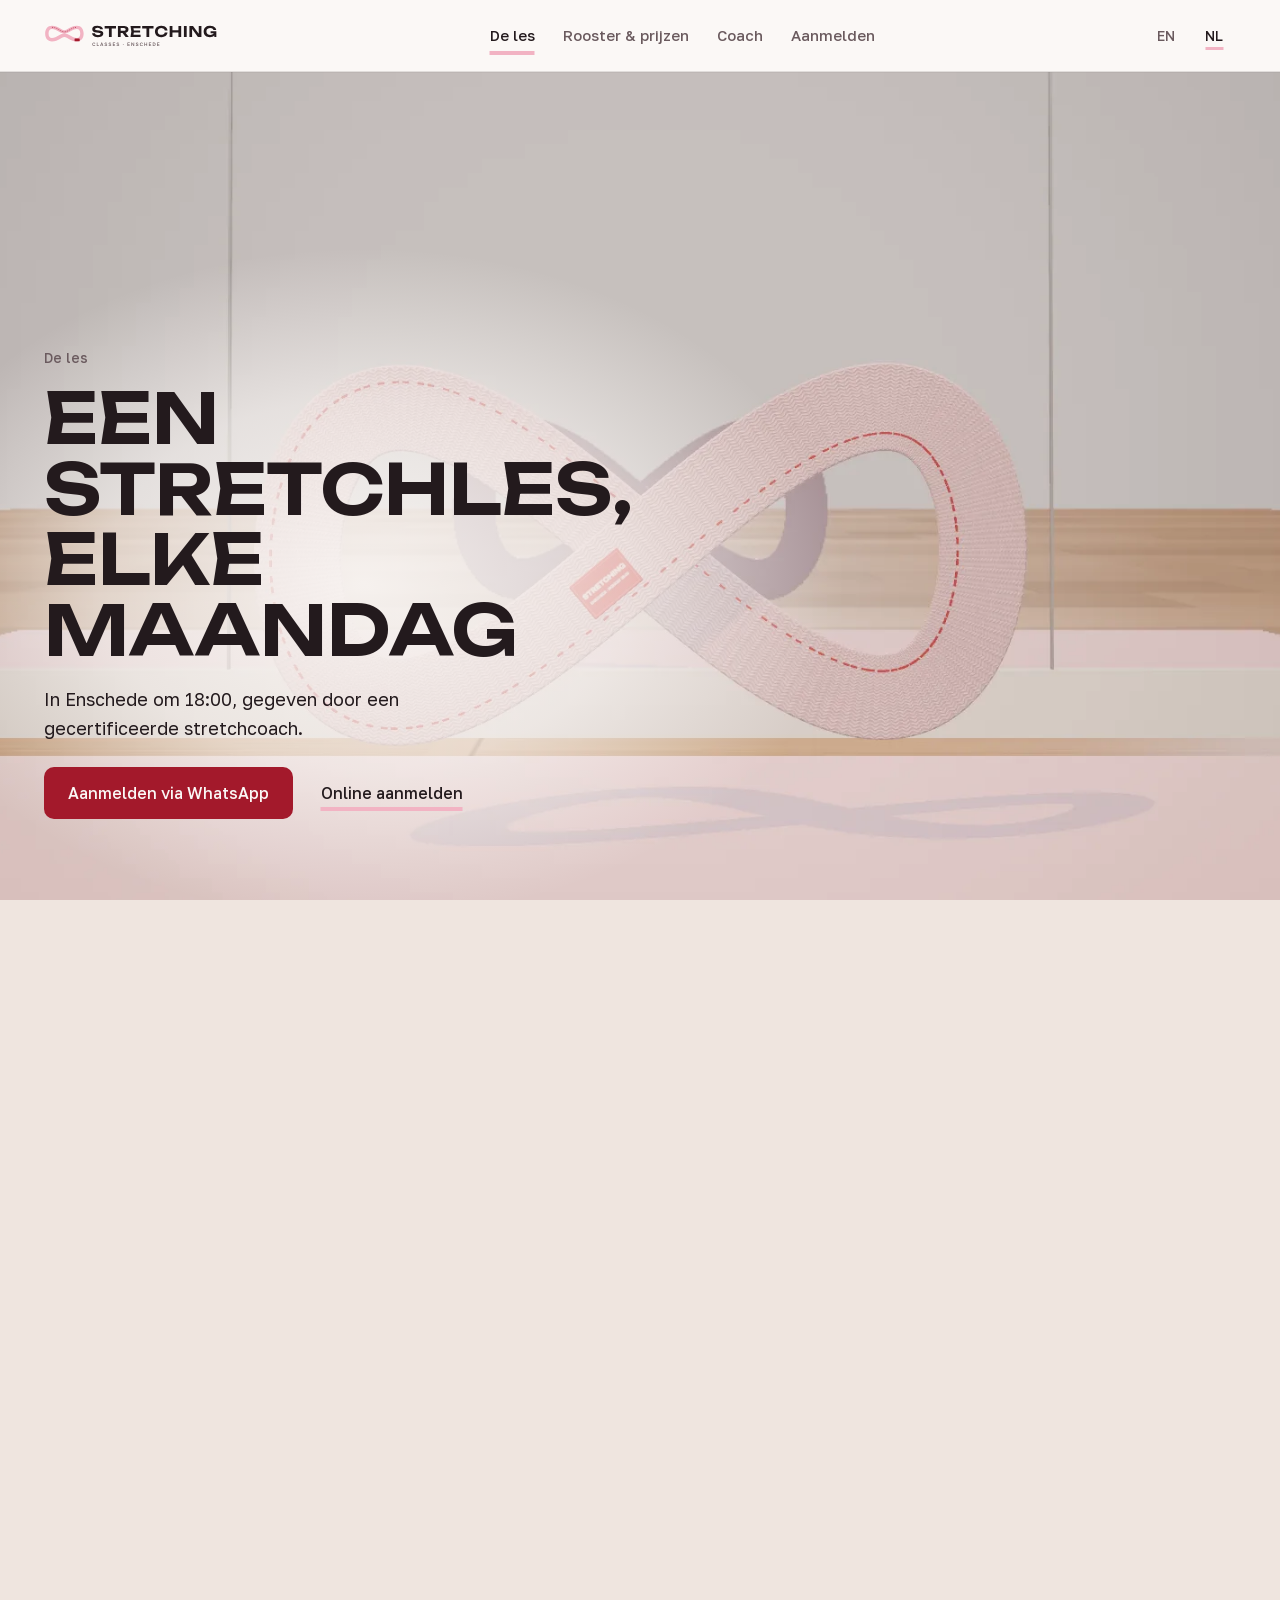
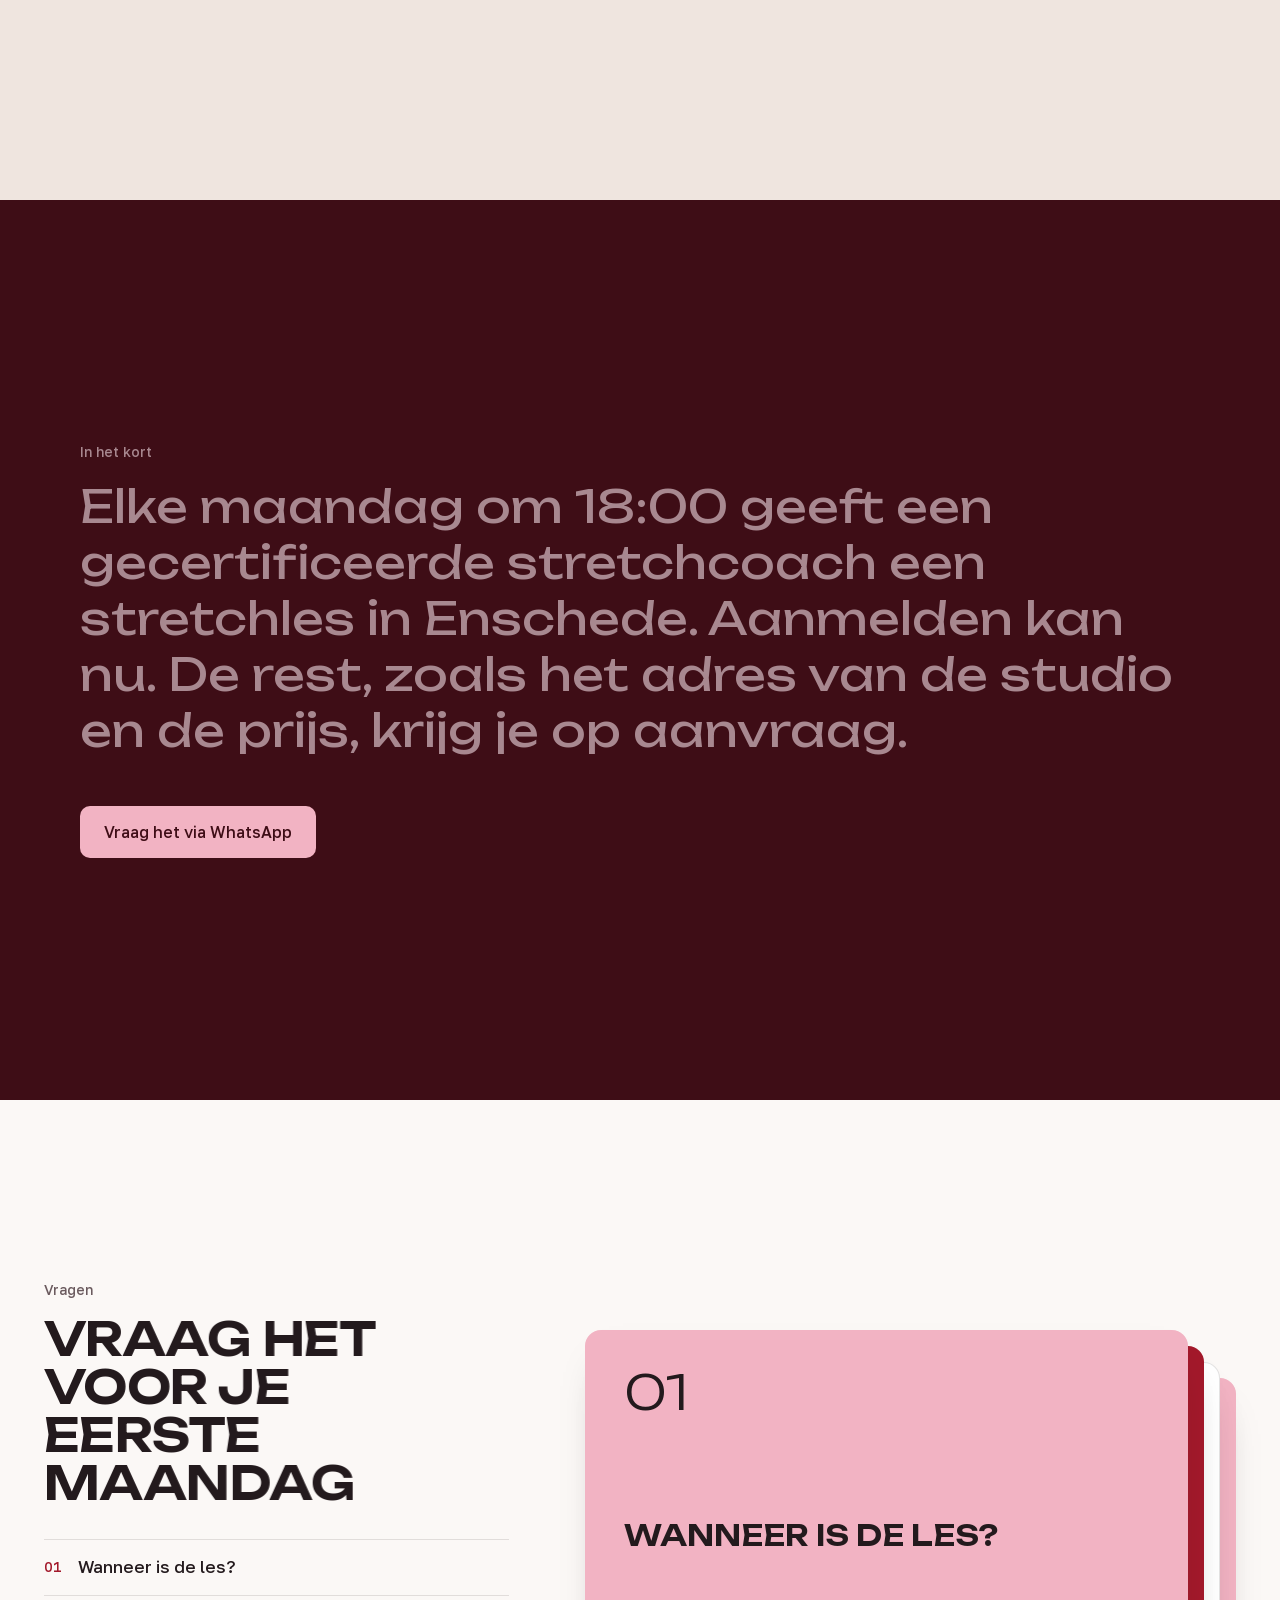
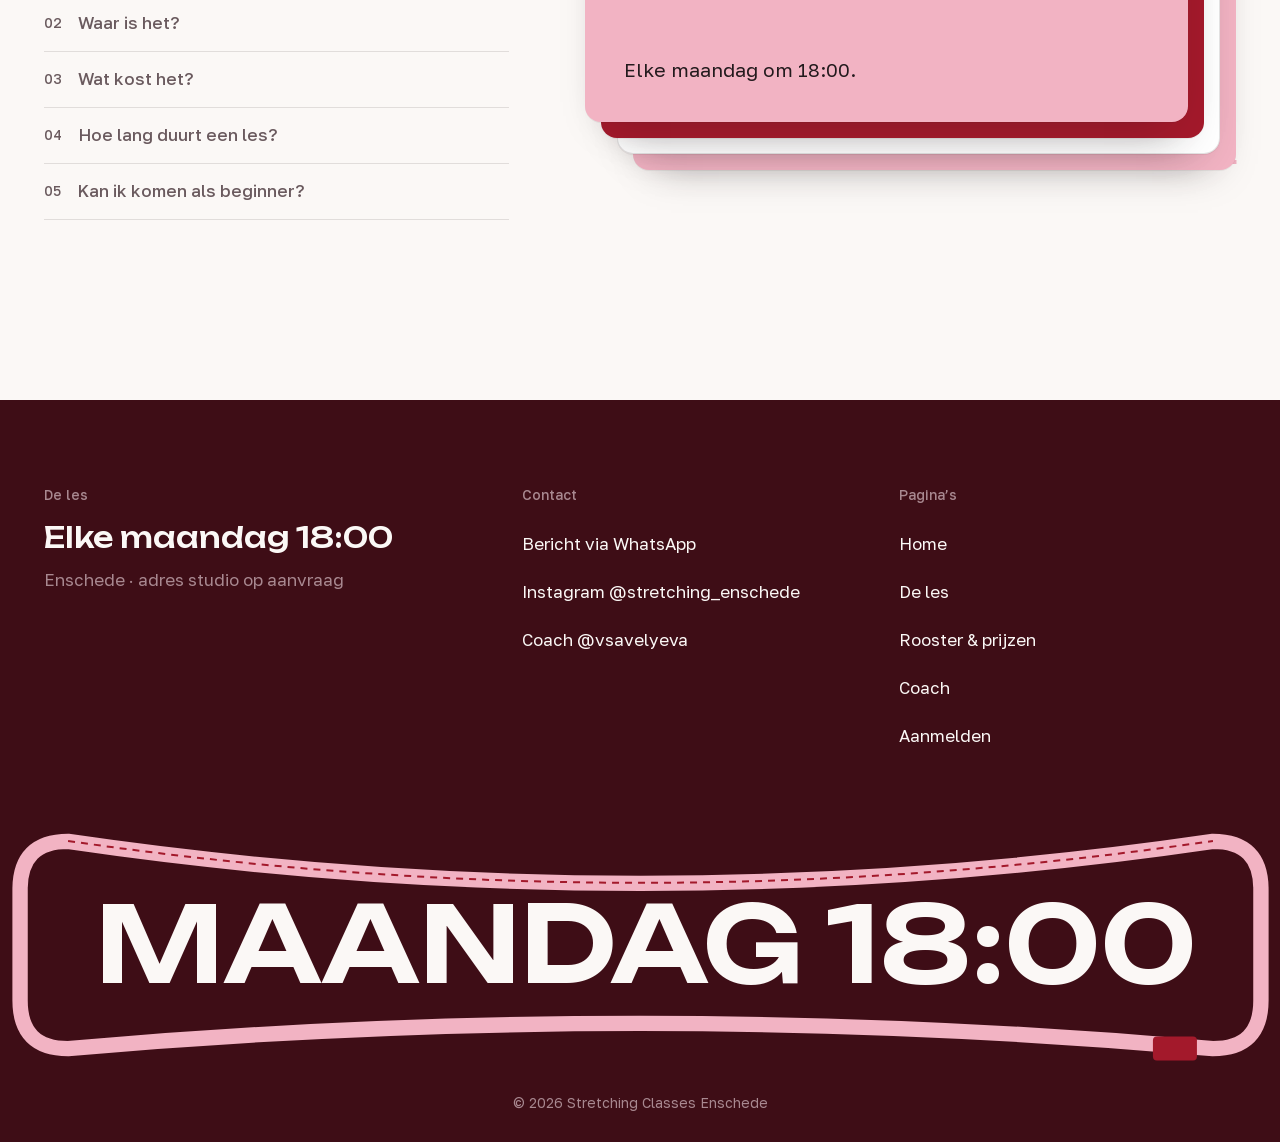
<file: public/nl/lessen.html>
<!doctype html>
<html lang="nl">
<head>
<meta charset="utf-8">
<meta name="viewport" content="width=device-width, initial-scale=1, viewport-fit=cover">
<title>De les · Stretching Classes Enschede</title>
<meta name="description" content="Wat de stretchles op maandag in Enschede is, en de antwoorden die je via WhatsApp krijgt.">
<meta name="theme-color" content="#3E0D16">
<link rel="canonical" href="https://stretching-enschede.pages.dev/nl/lessen.html">
<link rel="alternate" hreflang="en" href="https://stretching-enschede.pages.dev/classes.html"><link rel="alternate" hreflang="nl" href="https://stretching-enschede.pages.dev/nl/lessen.html">
<meta property="og:type" content="website"><meta property="og:site_name" content="Stretching Classes Enschede"><meta property="og:title" content="De les · Stretching Classes Enschede"><meta property="og:description" content="Wat de stretchles op maandag in Enschede is, en de antwoorden die je via WhatsApp krijgt.">
<meta property="og:image" content="https://stretching-enschede.pages.dev/assets/img/og.jpg"><meta property="og:image:width" content="1200"><meta property="og:image:height" content="630"><meta property="og:locale" content="nl_NL"><meta name="twitter:card" content="summary_large_image">
<link rel="icon" href="../favicon.svg" type="image/svg+xml">
<link rel="preload" href="../assets/fonts/unbounded-latin.woff2" as="font" type="font/woff2" crossorigin>
<link rel="preload" href="../assets/fonts/golos-latin.woff2" as="font" type="font/woff2" crossorigin>
<link rel="stylesheet" href="../assets/fonts/fonts.css">
<link rel="stylesheet" href="../assets/css/site.css">
<script>try{if(sessionStorage.getItem('se-cc'))document.documentElement.classList.add('cc-in')}catch(e){}</script>
<script type="importmap">{"imports":{"three":"./../assets/vendor/three.module.min.js","three/addons/":"./../assets/vendor/three-addons/"}}</script>
<script src="../assets/vendor/gsap/gsap.min.js" defer></script>
<script type="application/json" id="i18n">{"cur": "rek", "menu": "Menu", "close": "Sluiten", "chap": ["Rust", "Warming-up", "Binnenin", "Draai", "Maandag", "Stappen", "Loslaten", "Lus"], "f_err_name": "Vul je naam in", "f_err_pick": "Kies er één", "msg_hi": "Hoi! Ik wil me aanmelden voor de stretchles", "msg_on": "op", "msg_at": "om 18:00", "msg_any": "op een maandag om 18:00 (datum nog niet zeker)", "msg_name": "Naam", "msg_exp": "Eerder gestretcht", "msg_note": "Opmerking", "monday": "maandag", "deck_next": "Volgende vraag", "days": ["di", "wo", "do", "vr", "za", "zo", "ma"], "lang": "nl", "wa": "https://wa.me/31616134806"}</script>
</head>
<body class="is-inner p-classes" data-page="classes">
<a class="skip" href="#main">Naar de inhoud</a>
<header class="hd">
  <a class="logo" href="index.html" aria-label="Stretching Classes Enschede"><svg class="logo-svg" viewBox="0 0 311 54" aria-hidden="true"><g transform="translate(0 4) scale(1)"><path fill="#F2B3C3" fill-rule="evenodd" d="M14 6C26 6 30 14 36 14S46 6 58 6C66 6 70 12 70 20S66 34 58 34C46 34 42 26 36 26S26 34 14 34C6 34 2 28 2 20S6 6 14 6ZM14 12C23 12 27 20 36 20S49 12 58 12C62 12 64 15 64 20S62 28 58 28C49 28 45 20 36 20S23 28 14 28C10 28 8 25 8 20S10 12 14 12Z"/><path fill="none" stroke="#A3192B" stroke-width="1.1" stroke-dasharray="2 2" d="M14 9C24.5 9 28.5 17 36 17S47.5 9 58 9"/><rect x="54" y="28.5" width="9" height="5" rx="1" fill="#A3192B"/></g><path fill="#231A1D" d="M84.95289904785156 23.620899047851562H89.93453967285156Q90.06713903808594 24.521791748046876 90.73988507080078 25.189335876464845Q91.41263110351562 25.85688000488281 92.54232507324218 26.22087683105469Q93.67201904296874 26.584873657226563 95.18261206054687 26.584873657226563Q97.32889904785156 26.584873657226563 98.56454095458984 25.994029846191406Q99.80018286132812 25.40318603515625 99.80018286132812 24.315094604492188Q99.80018286132812 23.475302856445314 99.09168762207031 23.01445587158203Q98.3831923828125 22.55360888671875 96.42020190429687 22.34951110839844L92.65281396484374 21.955615234375003Q88.73070349121093 21.56951745605469 86.97374920654298 20.147963806152347Q85.216794921875 18.72641015625 85.216794921875 16.25510729980469Q85.216794921875 14.2856025390625 86.37184698486328 12.908250793457032Q87.52689904785156 11.530899047851562 89.6257523803711 10.810048889160157Q91.72460571289062 10.089198730468752 94.54041015625 10.089198730468752Q97.30681396484376 10.089198730468752 99.44596697998047 10.88674920654297Q101.58511999511718 11.684299682617187 102.85262158203125 13.11625079345703Q104.12012316894531 14.548201904296876 104.23582348632812 16.467003173828125H99.25418286132812Q99.14758349609374 15.684410156250001 98.54698730468749 15.117615234375002Q97.94639111328125 14.5508203125 96.90899682617187 14.232973327636719Q95.8716025390625 13.915126342773437 94.43900952148438 13.915126342773437Q92.47992126464844 13.915126342773437 91.32487872314454 14.472820312500001Q90.16983618164062 15.030514282226564 90.16983618164062 16.066605712890627Q90.16983618164062 16.83749841308594 90.85103173828125 17.28534539794922Q91.53222729492188 17.7331923828125 93.31061840820313 17.937290161132815L97.29381079101563 18.37148571777344Q100.02511364746094 18.653583496093752 101.65726666259766 19.28798413085938Q103.28941967773437 19.922384765625 104.01547174072266 21.01373651123047Q104.74152380371093 22.105088256835938 104.74152380371093 23.763889526367187Q104.74152380371093 25.764593017578125 103.53902221679687 27.262195556640627Q102.33652062988281 28.759798095703125 100.1642177734375 29.585299682617187Q97.99191491699219 30.410801269531248 95.09551110839844 30.410801269531248Q92.12370666503907 30.410801269531248 89.86755364990235 29.55995111083984Q87.61140063476563 28.709100952148436 86.32244952392578 27.17770031738281Q85.03349841308594 25.646299682617187 84.95289904785156 23.620899047851562Z M114.72448889160157 12.671015869140625H119.63072888183594V30.0H114.72448889160157ZM107.13250158691406 10.5H127.22271618652344V14.849836181640626H107.13250158691406Z M133.99341967773438 19.08909460449219H141.30330285644533Q142.69169396972657 19.08909460449219 143.48793841552737 18.449498413085937Q144.28418286132813 17.809902221679685 144.28418286132813 16.668507934570314Q144.28418286132813 15.512813964843751 143.48793841552737 14.880367614746095Q142.69169396972657 14.247921264648438 141.30330285644533 14.247921264648438H133.30051428222657L135.5014323730469 11.832507934570312V30.0H130.5951923828125V10.5H141.94291174316407Q144.125615234375 10.5 145.76621777343752 11.276100952148438Q147.4068203125 12.052201904296876 148.32462158203126 13.429553649902346Q149.2424228515625 14.806905395507814 149.2424228515625 16.668507934570314Q149.2424228515625 18.478110473632814 148.32462158203126 19.861312377929686Q147.4068203125 21.24451428222656 145.76621777343752 22.01476507568359Q144.125615234375 22.785015869140626 141.94291174316407 22.785015869140626H133.99341967773438ZM137.13940063476562 20.874000000000002H142.69044189453126L149.86512634277344 30.0H144.15418286132814Z M169.8282145996094 18.422189208984378V22.077810791015626H155.72450158691407V18.422189208984378ZM159.0395301513672 20.25 157.7434323730469 28.3047822265625 155.69592126464846 25.982971435546876H170.67581713867187V30.0H152.82939428710938L154.33089270019534 20.25L152.82939428710938 10.5H170.54581713867188V14.517028564453126H155.69592126464846L157.7434323730469 12.195217773437502Z M181.06048889160155 12.671015869140625H185.96672888183593V30.0H181.06048889160155ZM173.46850158691407 10.5H193.55871618652344V14.849836181640626H173.46850158691407Z M218.32791491699217 21.95039111328125Q218.04451428222654 24.471094604492187 216.5807130126953 26.380146667480467Q215.11691174316405 28.28919873046875 212.73530920410155 29.35Q210.35370666503906 30.410801269531248 207.2870031738281 30.410801269531248Q203.9174006347656 30.410801269531248 201.38889904785157 29.136801269531247Q198.8603974609375 27.86280126953125 197.45314666748044 25.576100952148437Q196.04589587402342 23.289400634765627 196.04589587402342 20.25Q196.04589587402342 17.210599365234376 197.45314666748044 14.923899047851563Q198.8603974609375 12.63719873046875 201.38889904785157 11.363198730468751Q203.9174006347656 10.089198730468752 207.2870031738281 10.089198730468752Q210.35370666503906 10.089198730468752 212.73530920410155 11.150000000000002Q215.11691174316405 12.210801269531252 216.5807130126953 14.11270349121094Q218.04451428222654 16.014605712890628 218.32791491699217 18.54960888671875H213.3956749267578Q213.1330755615234 17.235315551757814 212.3303295288086 16.298670471191407Q211.52758349609374 15.362025390625 210.2477396850586 14.856328247070312Q208.96789587402344 14.350631103515626 207.27270349121093 14.350631103515626Q205.3357130126953 14.350631103515626 203.9278203125 15.06237713623047Q202.51992761230468 15.774123168945312 201.76203173828122 17.102716186523438Q201.0041358642578 18.431309204101563 201.0041358642578 20.25Q201.0041358642578 22.068690795898437 201.76203173828122 23.391433654785153Q202.51992761230468 24.714176513671873 203.9278203125 25.431772705078124Q205.3357130126953 26.149368896484376 207.27270349121093 26.149368896484376Q208.96789587402344 26.149368896484376 210.2477396850586 25.662521911621095Q211.52758349609374 25.175674926757814 212.3303295288086 24.231880004882814Q213.1330755615234 23.288085083007815 213.3956749267578 21.95039111328125Z M222.0851923828125 10.5H226.99143237304685V30.0H222.0851923828125ZM237.57078222656247 10.5H242.47702221679685V30.0H237.57078222656247ZM224.8087161865234 17.95028063964844H239.65339428710936V22.276716186523437H224.8087161865234Z M247.29119238281248 10.5H252.19743237304687V30.0H247.29119238281248Z M275.07119238281246 26.65636572265625 273.4799873046875 26.941069213867188V10.5H278.2354260253906V30.0H272.05387683105465L260.1797257080078 13.570631103515627L261.7566311035156 13.28592761230469V30.0H257.00119238281246V10.5H263.3569434814453Z M302.904501586914 21.547400634765623Q302.8434006347656 23.320599365234376 302.1966514282226 24.919599365234376Q301.54990222167964 26.518599365234376 300.3311530151367 27.758149841308594Q299.11240380859374 28.99770031738281 297.3138533325195 29.704250793457028Q295.51530285644526 30.410801269531248 293.13370031738276 30.410801269531248Q290.8431009521484 30.410801269531248 288.8495504760742 29.732201904296872Q286.856 29.0536025390625 285.35189904785153 27.75230285644531Q283.84779809570307 26.451003173828127 283.0066971435547 24.561452697753907Q282.1655961914062 22.671902221679687 282.1655961914062 20.25Q282.1655961914062 17.828097778320313 283.0138469848632 15.938547302246095Q283.8620977783203 14.048996826171877 285.3908990478515 12.747697143554689Q286.91970031738276 11.4463974609375 288.9568012695312 10.767798095703126Q290.99390222167966 10.089198730468752 293.39760253906246 10.089198730468752Q296.56310729980464 10.089198730468752 298.8823092041015 11.075899047851564Q301.2015111083984 12.062599365234377 302.6204622192382 13.776Q304.0394133300781 15.489400634765625 304.42161523437494 17.720201904296875H299.4750755615234Q299.212476196289 16.634709838867188 298.38047937011714 15.848866027832031Q297.5484825439453 15.063022216796876 296.28878857421876 14.639875549316407Q295.0290946044922 14.216728881835937 293.4067034912109 14.216728881835937Q291.46971301269525 14.216728881835937 290.0559701538085 14.909624755859376Q288.64222729492184 15.602520629882813 287.8713314208984 16.94281396484375Q287.10043554687496 18.28310729980469 287.10043554687496 20.25Q287.10043554687496 22.228593017578127 287.920732055664 23.606586669921874Q288.7410285644531 24.984580322265625 290.2548723754883 25.69047619628906Q291.7687161865234 26.396372070312502 293.8305079345703 26.396372070312502Q295.82599999999996 26.396372070312502 297.3430946044922 25.797726989746096Q298.86018920898437 25.19908190917969 299.76043682861325 24.077189208984375Q300.66068444824214 22.95529650878906 300.7854857177734 21.390104125976563ZM294.38950476074217 23.532514282226565V20.031589843749998H304.60621459960936V30.0H301.1104888916015L300.43708190917965 22.1948076171875L301.406886352539 23.532514282226565Z"/><path fill="#6A5A5E" d="M88.096 46.0946Q87.3564 46.0946 86.763 45.780699999999996Q86.1696 45.4668 85.82130000000001 44.7917Q85.473 44.1166 85.473 43.033V42.861Q85.473 42.0784 85.6794 41.515100000000004Q85.8858 40.9518 86.2427 40.590599999999995Q86.5996 40.2294 87.0769 40.0574Q87.5542 39.8854 88.096 39.8854Q88.5948 39.8854 89.0248 40.010099999999994Q89.4548 40.1348 89.7816 40.3842Q90.1084 40.6336 90.3062 41.0034Q90.504 41.3732 90.547 41.872H89.46340000000001Q89.3516 41.313 88.9861 41.055Q88.6206 40.797 88.096 40.797Q87.7176 40.797 87.36500000000001 40.9905Q87.0124 41.184 86.78450000000001 41.6312Q86.5566 42.0784 86.5566 42.861V43.033Q86.5566 43.6522 86.6942 44.0693Q86.8318 44.4864 87.05969999999999 44.7272Q87.2876 44.968 87.55850000000001 45.075500000000005Q87.8294 45.183 88.096 45.183Q88.7152 45.183 89.0549 44.8949Q89.3946 44.6068 89.46340000000001 44.108H90.547Q90.4954 44.6412 90.2933 45.0196Q90.0912 45.398 89.7601 45.6345Q89.429 45.871 89.0076 45.9828Q88.5862 46.0946 88.096 46.0946Z M93.308 46.0V39.980000000000004H94.34V45.1056H97.26400000000001V46.0Z M99.165 46.0 101.444 39.980000000000004H102.476L104.755 46.0H103.6542L103.1468 44.6412H100.7044L100.197 46.0ZM101.0398 43.7468H102.8114L101.9342 41.269999999999996Z M109.27900000000001 46.0946Q108.50500000000001 46.0946 107.9976 45.870999999999995Q107.49020000000002 45.6474 107.2279 45.2561Q106.96560000000001 44.8648 106.91400000000002 44.366H107.94600000000001Q108.01480000000001 44.7186 108.29860000000001 44.9508Q108.5824 45.183 109.27900000000001 45.183Q110.0014 45.183 110.3067 44.9465Q110.61200000000001 44.71 110.61200000000001 44.366Q110.61200000000001 44.0822 110.44000000000001 43.9016Q110.26800000000001 43.721000000000004 109.9111 43.5877Q109.55420000000001 43.4544 109.00380000000001 43.3426Q108.3846 43.205 107.9546 42.994299999999996Q107.5246 42.7836 107.30530000000002 42.431Q107.08600000000001 42.0784 107.08600000000001 41.528Q107.08600000000001 41.0722 107.33540000000002 40.7024Q107.58480000000002 40.3326 108.07070000000002 40.108999999999995Q108.5566 39.8854 109.27900000000001 39.8854Q109.98420000000002 39.8854 110.45290000000001 40.0961Q110.92160000000001 40.3068 111.17530000000001 40.6766Q111.429 41.0464 111.47200000000001 41.528H110.44000000000001Q110.37120000000002 41.2012 110.0917 40.9991Q109.8122 40.797 109.27900000000001 40.797Q108.6598 40.797 108.3889 41.012Q108.11800000000001 41.227000000000004 108.11800000000001 41.528Q108.11800000000001 41.9408 108.46200000000002 42.1472Q108.80600000000001 42.3536 109.5198 42.4998Q110.05300000000001 42.6116 110.44860000000001 42.762100000000004Q110.84420000000001 42.9126 111.11080000000001 43.1233Q111.37740000000001 43.334 111.51070000000001 43.639300000000006Q111.644 43.9446 111.644 44.366Q111.644 44.8648 111.38170000000001 45.2561Q111.11940000000001 45.6474 110.59480000000002 45.870999999999995Q110.07020000000001 46.0946 109.27900000000001 46.0946Z M116.46900000000001 46.0946Q115.69500000000001 46.0946 115.1876 45.870999999999995Q114.68020000000001 45.6474 114.4179 45.2561Q114.1556 44.8648 114.10400000000001 44.366H115.13600000000001Q115.2048 44.7186 115.4886 44.9508Q115.7724 45.183 116.46900000000001 45.183Q117.1914 45.183 117.4967 44.9465Q117.802 44.71 117.802 44.366Q117.802 44.0822 117.63000000000001 43.9016Q117.45800000000001 43.721000000000004 117.1011 43.5877Q116.7442 43.4544 116.19380000000001 43.3426Q115.5746 43.205 115.1446 42.994299999999996Q114.7146 42.7836 114.49530000000001 42.431Q114.27600000000001 42.0784 114.27600000000001 41.528Q114.27600000000001 41.0722 114.52540000000002 40.7024Q114.77480000000001 40.3326 115.26070000000001 40.108999999999995Q115.7466 39.8854 116.46900000000001 39.8854Q117.17420000000001 39.8854 117.64290000000001 40.0961Q118.11160000000001 40.3068 118.3653 40.6766Q118.619 41.0464 118.662 41.528H117.63000000000001Q117.56120000000001 41.2012 117.2817 40.9991Q117.0022 40.797 116.46900000000001 40.797Q115.8498 40.797 115.5789 41.012Q115.308 41.227000000000004 115.308 41.528Q115.308 41.9408 115.65200000000002 42.1472Q115.99600000000001 42.3536 116.7098 42.4998Q117.24300000000001 42.6116 117.63860000000001 42.762100000000004Q118.03420000000001 42.9126 118.30080000000001 43.1233Q118.5674 43.334 118.70070000000001 43.639300000000006Q118.834 43.9446 118.834 44.366Q118.834 44.8648 118.5717 45.2561Q118.30940000000001 45.6474 117.78480000000002 45.870999999999995Q117.26020000000001 46.0946 116.46900000000001 46.0946Z M121.638 46.0V39.980000000000004H125.68V40.8744H122.67V42.4568H125.422V43.3512H122.67V45.1056H125.68V46.0Z M130.548 46.0946Q129.774 46.0946 129.26659999999998 45.870999999999995Q128.7592 45.6474 128.49689999999998 45.2561Q128.2346 44.8648 128.183 44.366H129.215Q129.2838 44.7186 129.56760000000003 44.9508Q129.8514 45.183 130.548 45.183Q131.2704 45.183 131.57569999999998 44.9465Q131.881 44.71 131.881 44.366Q131.881 44.0822 131.709 43.9016Q131.537 43.721000000000004 131.18009999999998 43.5877Q130.82319999999999 43.4544 130.2728 43.3426Q129.6536 43.205 129.2236 42.994299999999996Q128.7936 42.7836 128.5743 42.431Q128.355 42.0784 128.355 41.528Q128.355 41.0722 128.6044 40.7024Q128.8538 40.3326 129.3397 40.108999999999995Q129.8256 39.8854 130.548 39.8854Q131.2532 39.8854 131.7219 40.0961Q132.1906 40.3068 132.4443 40.6766Q132.698 41.0464 132.741 41.528H131.709Q131.6402 41.2012 131.3607 40.9991Q131.0812 40.797 130.548 40.797Q129.9288 40.797 129.65789999999998 41.012Q129.387 41.227000000000004 129.387 41.528Q129.387 41.9408 129.731 42.1472Q130.075 42.3536 130.7888 42.4998Q131.322 42.6116 131.7176 42.762100000000004Q132.1132 42.9126 132.3798 43.1233Q132.6464 43.334 132.7797 43.639300000000006Q132.913 43.9446 132.913 44.366Q132.913 44.8648 132.6507 45.2561Q132.3884 45.6474 131.8638 45.870999999999995Q131.3392 46.0946 130.548 46.0946Z  M140.02587714285715 44.323Q139.8368 44.323 139.67770000000002 44.2327Q139.51860000000002 44.1424 139.42830000000004 43.98271604938272Q139.33800000000002 43.82303209876543 139.33800000000002 43.63340740740741Q139.33800000000002 43.334 139.53580000000002 43.1405Q139.73360000000002 42.947 140.026 42.947Q140.31840000000003 42.947 140.51620000000003 43.1405Q140.714 43.334 140.714 43.63340740740741Q140.714 43.82303209876543 140.62369999999999 43.98271604938272Q140.5334 44.1424 140.37915285714286 44.2327Q140.22490571428574 44.323 140.02587714285715 44.323Z  M147.483 46.0V39.980000000000004H151.525V40.8744H148.51500000000001V42.4568H151.267V43.3512H148.51500000000001V45.1056H151.525V46.0Z M154.372 46.0V39.980000000000004H155.36960000000002L158.328 44.28V39.980000000000004H159.36V46.0H158.3624L155.40400000000002 41.7V46.0Z M164.529 46.0946Q163.755 46.0946 163.2476 45.870999999999995Q162.74020000000002 45.6474 162.4779 45.2561Q162.2156 44.8648 162.16400000000002 44.366H163.196Q163.2648 44.7186 163.54860000000002 44.9508Q163.8324 45.183 164.529 45.183Q165.25140000000002 45.183 165.55670000000003 44.9465Q165.86200000000002 44.71 165.86200000000002 44.366Q165.86200000000002 44.0822 165.69 43.9016Q165.518 43.721000000000004 165.1611 43.5877Q164.8042 43.4544 164.2538 43.3426Q163.6346 43.205 163.20460000000003 42.994299999999996Q162.77460000000002 42.7836 162.55530000000002 42.431Q162.336 42.0784 162.336 41.528Q162.336 41.0722 162.5854 40.7024Q162.8348 40.3326 163.3207 40.108999999999995Q163.8066 39.8854 164.529 39.8854Q165.23420000000002 39.8854 165.7029 40.0961Q166.1716 40.3068 166.4253 40.6766Q166.679 41.0464 166.722 41.528H165.69Q165.62120000000002 41.2012 165.3417 40.9991Q165.06220000000002 40.797 164.529 40.797Q163.90980000000002 40.797 163.6389 41.012Q163.368 41.227000000000004 163.368 41.528Q163.368 41.9408 163.712 42.1472Q164.056 42.3536 164.7698 42.4998Q165.303 42.6116 165.6986 42.762100000000004Q166.0942 42.9126 166.3608 43.1233Q166.62740000000002 43.334 166.7607 43.639300000000006Q166.894 43.9446 166.894 44.366Q166.894 44.8648 166.63170000000002 45.2561Q166.3694 45.6474 165.84480000000002 45.870999999999995Q165.3202 46.0946 164.529 46.0946Z M172.02 46.0946Q171.28040000000001 46.0946 170.687 45.780699999999996Q170.0936 45.4668 169.74530000000001 44.7917Q169.39700000000002 44.1166 169.39700000000002 43.033V42.861Q169.39700000000002 42.0784 169.60340000000002 41.515100000000004Q169.8098 40.9518 170.1667 40.590599999999995Q170.52360000000002 40.2294 171.0009 40.0574Q171.47820000000002 39.8854 172.02 39.8854Q172.5188 39.8854 172.9488 40.010099999999994Q173.3788 40.1348 173.7056 40.3842Q174.0324 40.6336 174.2302 41.0034Q174.428 41.3732 174.471 41.872H173.3874Q173.2756 41.313 172.9101 41.055Q172.5446 40.797 172.02 40.797Q171.6416 40.797 171.28900000000002 40.9905Q170.93640000000002 41.184 170.70850000000002 41.6312Q170.4806 42.0784 170.4806 42.861V43.033Q170.4806 43.6522 170.6182 44.0693Q170.7558 44.4864 170.9837 44.7272Q171.2116 44.968 171.48250000000002 45.075500000000005Q171.7534 45.183 172.02 45.183Q172.63920000000002 45.183 172.9789 44.8949Q173.3186 44.6068 173.3874 44.108H174.471Q174.4194 44.6412 174.2173 45.0196Q174.0152 45.398 173.6841 45.6345Q173.353 45.871 172.9316 45.9828Q172.5102 46.0946 172.02 46.0946Z M177.232 46.0V39.980000000000004H178.264V42.4568H181.188V39.980000000000004H182.22V46.0H181.188V43.3512H178.264V46.0Z M185.368 46.0V39.980000000000004H189.41V40.8744H186.4V42.4568H189.152V43.3512H186.4V45.1056H189.41V46.0Z M192.257 46.0V39.980000000000004H194.192Q195.1036 39.980000000000004 195.7486 40.3025Q196.3936 40.625 196.73329999999999 41.265699999999995Q197.073 41.9064 197.073 42.861V43.033Q197.073 43.9962 196.7204 44.6584Q196.36780000000002 45.3206 195.7013 45.6603Q195.03480000000002 46.0 194.106 46.0ZM193.28900000000002 45.1056H194.02Q194.6134 45.1056 195.05630000000002 44.9035Q195.4992 44.7014 195.7443 44.245599999999996Q195.98940000000002 43.7898 195.98940000000002 43.033V42.861Q195.98940000000002 42.1558 195.74 41.7172Q195.4906 41.2786 195.06490000000002 41.076499999999996Q194.63920000000002 40.8744 194.106 40.8744H193.28900000000002Z M199.92000000000002 46.0V39.980000000000004H203.96200000000002V40.8744H200.95200000000003V42.4568H203.704V43.3512H200.95200000000003V45.1056H203.96200000000002V46.0Z"/></svg></a>
  <nav class="hd-links" aria-label="Menu"><a href="lessen.html" aria-current=page>De les</a><a href="rooster.html">Rooster & prijzen</a><a href="coach.html">Coach</a><a href="aanmelden.html">Aanmelden</a></nav>
  <div class="hd-r">
    <nav class="lang" aria-label="Taal"><a href="../classes.html" hreflang="en" lang="en">EN</a><a href="lessen.html" hreflang="nl" lang="nl" aria-current="true">NL</a></nav>
    <button class="menu-btn" type="button" aria-expanded="false" aria-controls="menu"><span>Menu</span><i></i></button>
  </div>
</header>
<div class="menu" id="menu" hidden>
  <ol class="menu-list"><li><a href="index.html"><span class="mn tab">01</span><span class="ml">Home</span></a></li><li><a href="lessen.html" aria-current=page><span class="mn tab">02</span><span class="ml">De les</span></a></li><li><a href="rooster.html"><span class="mn tab">03</span><span class="ml">Rooster & prijzen</span></a></li><li><a href="coach.html"><span class="mn tab">04</span><span class="ml">Coach</span></a></li><li><a href="aanmelden.html"><span class="mn tab">05</span><span class="ml">Aanmelden</span></a></li></ol>
  <div class="menu-foot"><p>Elke maandag 18:00 · Enschede</p><p><a href="https://wa.me/31616134806" rel="noopener" target="_blank">WhatsApp</a> · <a href="https://www.instagram.com/stretching_enschede/" rel="noopener" target="_blank">Instagram</a></p></div>
</div>
<main id="main"><section class="ihero ihero-classes ihero-scrub">
  <div class="ihero-stick"><canvas class="stage stage-lite" aria-hidden="true"></canvas><img class="poster" data-src="../assets/img/poster.webp" alt="" hidden>
  <div class="ihero-copy"><p class="kicker">De les</p><h1 class="display display-i rek"><span class="rek-in">Een stretchles, elke maandag</span></h1><p class="lead">In Enschede om 18:00, gegeven door een gecertificeerde stretchcoach.</p><div class="actions"><a class="btn" href="https://wa.me/31616134806" rel="noopener" target="_blank">Aanmelden via WhatsApp</a><a class="link" href="aanmelden.html">Online aanmelden</a></div></div></div>
</section>
<section class="sec facts"><div class="wrap facts-in">
  <p class="kicker">In het kort</p>
  <p class="wbw" data-wbw><em>Elke maandag</em> om <em>18:00</em> geeft een <em>gecertificeerde stretchcoach</em> een stretchles in Enschede. <em>Aanmelden kan nu.</em> De rest, zoals het adres van de studio en de prijs, krijg je op aanvraag.</p>
  <div class="actions"><a class="btn btn-on-dark" href="https://wa.me/31616134806" rel="noopener" target="_blank">Vraag het via WhatsApp</a></div>
</div></section>
<section class="sec deck-sec"><div class="wrap deck-grid">
  <div class="deck-l"><p class="kicker">Vragen</p><h2 class="h2 rek"><span class="rek-in">Vraag het voor je eerste maandag</span></h2><ol class="qlist"><li><button type="button" data-q="0" aria-pressed=true><span class="tab">01</span><span>Wanneer is de les?</span></button></li><li><button type="button" data-q="1" aria-pressed=false><span class="tab">02</span><span>Waar is het?</span></button></li><li><button type="button" data-q="2" aria-pressed=false><span class="tab">03</span><span>Wat kost het?</span></button></li><li><button type="button" data-q="3" aria-pressed=false><span class="tab">04</span><span>Hoe lang duurt een les?</span></button></li><li><button type="button" data-q="4" aria-pressed=false><span class="tab">05</span><span>Kan ik komen als beginner?</span></button></li></ol></div>
  <div class="deck" aria-live="polite"><article class="card skin-0" data-c="0"><p class="card-n tab">01</p><h3 class="card-q">Wanneer is de les?</h3><p class="card-a">Elke maandag om 18:00.</p></article><article class="card skin-1" data-c="1"><p class="card-n tab">02</p><h3 class="card-q">Waar is het?</h3><p class="card-a">In Enschede. Vraag het adres van de studio via WhatsApp.</p></article><article class="card skin-2" data-c="2"><p class="card-n tab">03</p><h3 class="card-q">Wat kost het?</h3><p class="card-a">Prijs op aanvraag. Vraag via WhatsApp naar de actuele prijs.</p></article><article class="card skin-0" data-c="3"><p class="card-n tab">04</p><h3 class="card-q">Hoe lang duurt een les?</h3><p class="card-a">Op aanvraag. Vraag het via WhatsApp.</p></article><article class="card skin-1" data-c="4"><p class="card-n tab">05</p><h3 class="card-q">Kan ik komen als beginner?</h3><p class="card-a">Vraag het de coach via WhatsApp voor je eerste les.</p></article><button class="deck-next link" type="button">Volgende vraag</button></div>
</div></section>
</main>
<footer class="ft">
  <div class="wrap ft-grid">
    <div><h2 class="ft-h">De les</h2><p class="ft-big">Elke maandag 18:00</p><p class="ft-m">Enschede · adres studio op aanvraag</p></div>
    <div><h2 class="ft-h">Contact</h2><ul class="ft-list"><li><a href="https://wa.me/31616134806" rel="noopener" target="_blank">Bericht via WhatsApp</a></li><li><a href="https://www.instagram.com/stretching_enschede/" rel="noopener" target="_blank">Instagram @stretching_enschede</a></li><li><a href="https://www.instagram.com/vsavelyeva/" rel="noopener" target="_blank">Coach @vsavelyeva</a></li></ul></div>
    <div><h2 class="ft-h">Pagina’s</h2><ul class="ft-list"><li><a href="index.html">Home</a></li><li><a href="lessen.html">De les</a></li><li><a href="rooster.html">Rooster & prijzen</a></li><li><a href="coach.html">Coach</a></li><li><a href="aanmelden.html">Aanmelden</a></li></ul></div>
  </div>
  <div class="ft-loop" aria-hidden="true"><p class="ft-giant">Maandag 18:00</p><svg class="ft-svg"><path class="ft-band" d=""/><path class="ft-seam" d=""/><rect class="ft-tag" width="44" height="24" rx="4"/></svg></div>
  <p class="ft-c">© 2026 Stretching Classes Enschede</p>
</footer>
<div class="cc" aria-hidden="true"><i class="velvet cc-l"></i><i class="velvet cc-r"></i></div><div class="cur" aria-hidden="true"><i class="cur-dot"></i><i class="cur-ring"></i><span class="cur-t">rek</span></div>
<script type="module" src="../assets/js/page.js"></script>
</body>
</html>
</file>
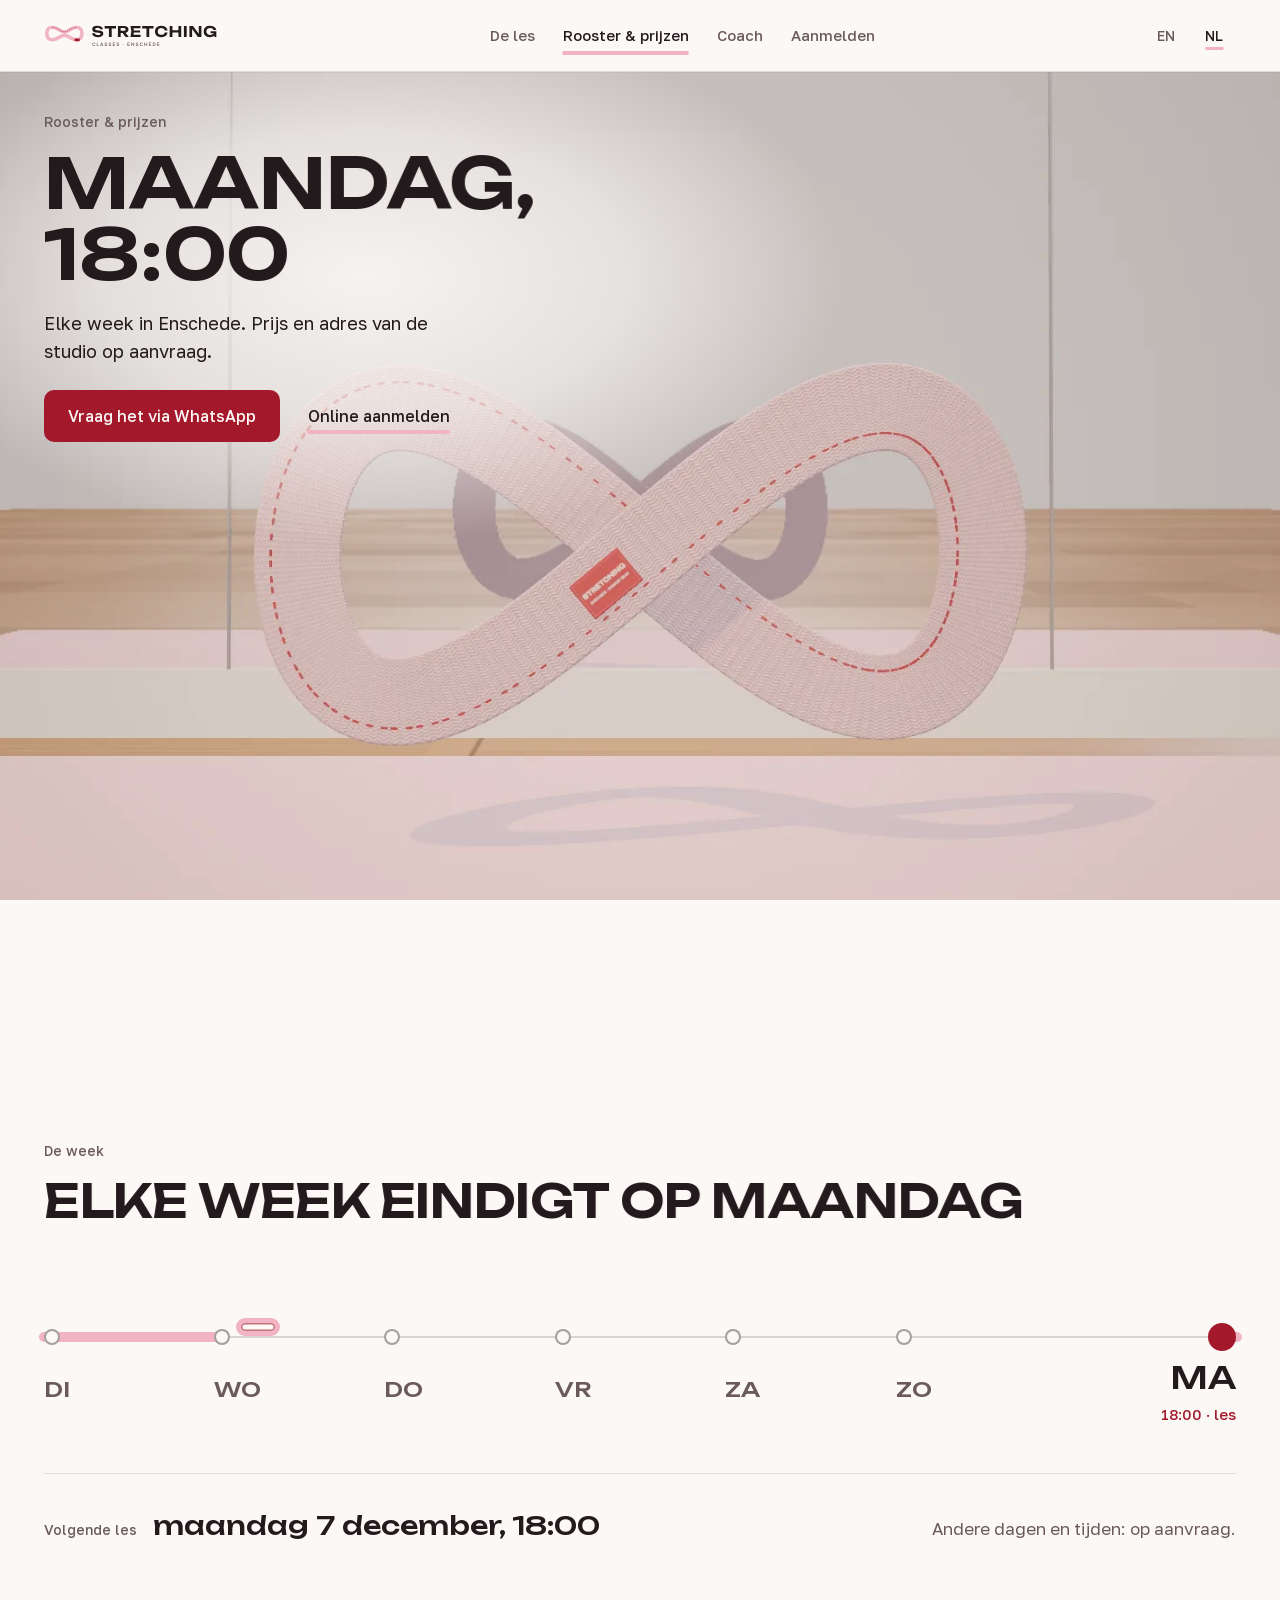
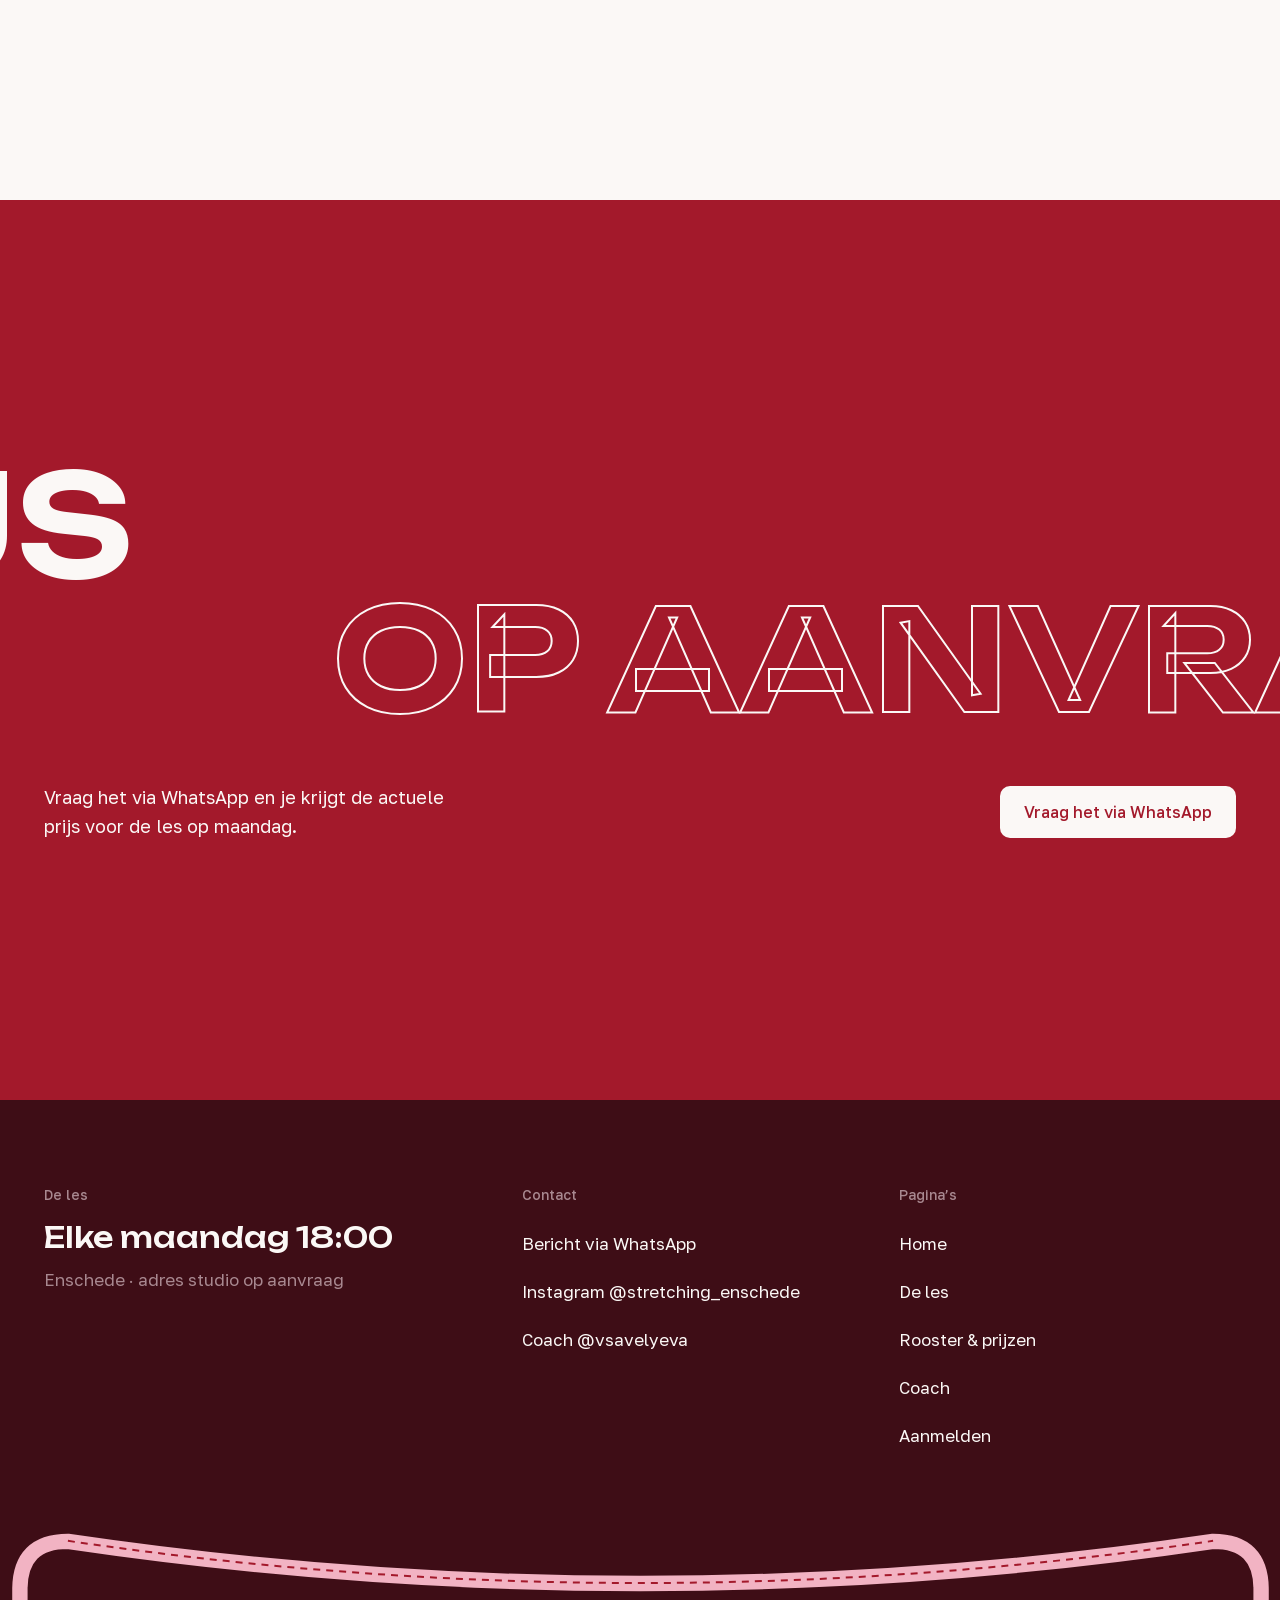
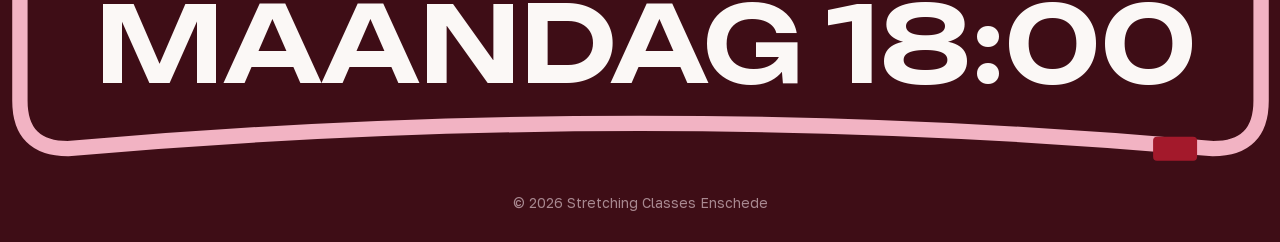
<file: public/nl/rooster.html>
<!doctype html>
<html lang="nl">
<head>
<meta charset="utf-8">
<meta name="viewport" content="width=device-width, initial-scale=1, viewport-fit=cover">
<title>Rooster & prijzen · Stretching Classes Enschede</title>
<meta name="description" content="Elke maandag om 18:00 in Enschede. Prijs en adres van de studio op aanvraag.">
<meta name="theme-color" content="#3E0D16">
<link rel="canonical" href="https://stretching-enschede.pages.dev/nl/rooster.html">
<link rel="alternate" hreflang="en" href="https://stretching-enschede.pages.dev/schedule.html"><link rel="alternate" hreflang="nl" href="https://stretching-enschede.pages.dev/nl/rooster.html">
<meta property="og:type" content="website"><meta property="og:site_name" content="Stretching Classes Enschede"><meta property="og:title" content="Rooster & prijzen · Stretching Classes Enschede"><meta property="og:description" content="Elke maandag om 18:00 in Enschede. Prijs en adres van de studio op aanvraag.">
<meta property="og:image" content="https://stretching-enschede.pages.dev/assets/img/og.jpg"><meta property="og:image:width" content="1200"><meta property="og:image:height" content="630"><meta property="og:locale" content="nl_NL"><meta name="twitter:card" content="summary_large_image">
<link rel="icon" href="../favicon.svg" type="image/svg+xml">
<link rel="preload" href="../assets/fonts/unbounded-latin.woff2" as="font" type="font/woff2" crossorigin>
<link rel="preload" href="../assets/fonts/golos-latin.woff2" as="font" type="font/woff2" crossorigin>
<link rel="stylesheet" href="../assets/fonts/fonts.css">
<link rel="stylesheet" href="../assets/css/site.css">
<script>try{if(sessionStorage.getItem('se-cc'))document.documentElement.classList.add('cc-in')}catch(e){}</script>
<script type="importmap">{"imports":{"three":"./../assets/vendor/three.module.min.js","three/addons/":"./../assets/vendor/three-addons/"}}</script>
<script src="../assets/vendor/gsap/gsap.min.js" defer></script>
<script type="application/json" id="i18n">{"cur": "rek", "menu": "Menu", "close": "Sluiten", "chap": ["Rust", "Warming-up", "Binnenin", "Draai", "Maandag", "Stappen", "Loslaten", "Lus"], "f_err_name": "Vul je naam in", "f_err_pick": "Kies er één", "msg_hi": "Hoi! Ik wil me aanmelden voor de stretchles", "msg_on": "op", "msg_at": "om 18:00", "msg_any": "op een maandag om 18:00 (datum nog niet zeker)", "msg_name": "Naam", "msg_exp": "Eerder gestretcht", "msg_note": "Opmerking", "monday": "maandag", "deck_next": "Volgende vraag", "days": ["di", "wo", "do", "vr", "za", "zo", "ma"], "lang": "nl", "wa": "https://wa.me/31616134806"}</script>
</head>
<body class="is-inner p-schedule" data-page="schedule">
<a class="skip" href="#main">Naar de inhoud</a>
<header class="hd">
  <a class="logo" href="index.html" aria-label="Stretching Classes Enschede"><svg class="logo-svg" viewBox="0 0 311 54" aria-hidden="true"><g transform="translate(0 4) scale(1)"><path fill="#F2B3C3" fill-rule="evenodd" d="M14 6C26 6 30 14 36 14S46 6 58 6C66 6 70 12 70 20S66 34 58 34C46 34 42 26 36 26S26 34 14 34C6 34 2 28 2 20S6 6 14 6ZM14 12C23 12 27 20 36 20S49 12 58 12C62 12 64 15 64 20S62 28 58 28C49 28 45 20 36 20S23 28 14 28C10 28 8 25 8 20S10 12 14 12Z"/><path fill="none" stroke="#A3192B" stroke-width="1.1" stroke-dasharray="2 2" d="M14 9C24.5 9 28.5 17 36 17S47.5 9 58 9"/><rect x="54" y="28.5" width="9" height="5" rx="1" fill="#A3192B"/></g><path fill="#231A1D" d="M84.95289904785156 23.620899047851562H89.93453967285156Q90.06713903808594 24.521791748046876 90.73988507080078 25.189335876464845Q91.41263110351562 25.85688000488281 92.54232507324218 26.22087683105469Q93.67201904296874 26.584873657226563 95.18261206054687 26.584873657226563Q97.32889904785156 26.584873657226563 98.56454095458984 25.994029846191406Q99.80018286132812 25.40318603515625 99.80018286132812 24.315094604492188Q99.80018286132812 23.475302856445314 99.09168762207031 23.01445587158203Q98.3831923828125 22.55360888671875 96.42020190429687 22.34951110839844L92.65281396484374 21.955615234375003Q88.73070349121093 21.56951745605469 86.97374920654298 20.147963806152347Q85.216794921875 18.72641015625 85.216794921875 16.25510729980469Q85.216794921875 14.2856025390625 86.37184698486328 12.908250793457032Q87.52689904785156 11.530899047851562 89.6257523803711 10.810048889160157Q91.72460571289062 10.089198730468752 94.54041015625 10.089198730468752Q97.30681396484376 10.089198730468752 99.44596697998047 10.88674920654297Q101.58511999511718 11.684299682617187 102.85262158203125 13.11625079345703Q104.12012316894531 14.548201904296876 104.23582348632812 16.467003173828125H99.25418286132812Q99.14758349609374 15.684410156250001 98.54698730468749 15.117615234375002Q97.94639111328125 14.5508203125 96.90899682617187 14.232973327636719Q95.8716025390625 13.915126342773437 94.43900952148438 13.915126342773437Q92.47992126464844 13.915126342773437 91.32487872314454 14.472820312500001Q90.16983618164062 15.030514282226564 90.16983618164062 16.066605712890627Q90.16983618164062 16.83749841308594 90.85103173828125 17.28534539794922Q91.53222729492188 17.7331923828125 93.31061840820313 17.937290161132815L97.29381079101563 18.37148571777344Q100.02511364746094 18.653583496093752 101.65726666259766 19.28798413085938Q103.28941967773437 19.922384765625 104.01547174072266 21.01373651123047Q104.74152380371093 22.105088256835938 104.74152380371093 23.763889526367187Q104.74152380371093 25.764593017578125 103.53902221679687 27.262195556640627Q102.33652062988281 28.759798095703125 100.1642177734375 29.585299682617187Q97.99191491699219 30.410801269531248 95.09551110839844 30.410801269531248Q92.12370666503907 30.410801269531248 89.86755364990235 29.55995111083984Q87.61140063476563 28.709100952148436 86.32244952392578 27.17770031738281Q85.03349841308594 25.646299682617187 84.95289904785156 23.620899047851562Z M114.72448889160157 12.671015869140625H119.63072888183594V30.0H114.72448889160157ZM107.13250158691406 10.5H127.22271618652344V14.849836181640626H107.13250158691406Z M133.99341967773438 19.08909460449219H141.30330285644533Q142.69169396972657 19.08909460449219 143.48793841552737 18.449498413085937Q144.28418286132813 17.809902221679685 144.28418286132813 16.668507934570314Q144.28418286132813 15.512813964843751 143.48793841552737 14.880367614746095Q142.69169396972657 14.247921264648438 141.30330285644533 14.247921264648438H133.30051428222657L135.5014323730469 11.832507934570312V30.0H130.5951923828125V10.5H141.94291174316407Q144.125615234375 10.5 145.76621777343752 11.276100952148438Q147.4068203125 12.052201904296876 148.32462158203126 13.429553649902346Q149.2424228515625 14.806905395507814 149.2424228515625 16.668507934570314Q149.2424228515625 18.478110473632814 148.32462158203126 19.861312377929686Q147.4068203125 21.24451428222656 145.76621777343752 22.01476507568359Q144.125615234375 22.785015869140626 141.94291174316407 22.785015869140626H133.99341967773438ZM137.13940063476562 20.874000000000002H142.69044189453126L149.86512634277344 30.0H144.15418286132814Z M169.8282145996094 18.422189208984378V22.077810791015626H155.72450158691407V18.422189208984378ZM159.0395301513672 20.25 157.7434323730469 28.3047822265625 155.69592126464846 25.982971435546876H170.67581713867187V30.0H152.82939428710938L154.33089270019534 20.25L152.82939428710938 10.5H170.54581713867188V14.517028564453126H155.69592126464846L157.7434323730469 12.195217773437502Z M181.06048889160155 12.671015869140625H185.96672888183593V30.0H181.06048889160155ZM173.46850158691407 10.5H193.55871618652344V14.849836181640626H173.46850158691407Z M218.32791491699217 21.95039111328125Q218.04451428222654 24.471094604492187 216.5807130126953 26.380146667480467Q215.11691174316405 28.28919873046875 212.73530920410155 29.35Q210.35370666503906 30.410801269531248 207.2870031738281 30.410801269531248Q203.9174006347656 30.410801269531248 201.38889904785157 29.136801269531247Q198.8603974609375 27.86280126953125 197.45314666748044 25.576100952148437Q196.04589587402342 23.289400634765627 196.04589587402342 20.25Q196.04589587402342 17.210599365234376 197.45314666748044 14.923899047851563Q198.8603974609375 12.63719873046875 201.38889904785157 11.363198730468751Q203.9174006347656 10.089198730468752 207.2870031738281 10.089198730468752Q210.35370666503906 10.089198730468752 212.73530920410155 11.150000000000002Q215.11691174316405 12.210801269531252 216.5807130126953 14.11270349121094Q218.04451428222654 16.014605712890628 218.32791491699217 18.54960888671875H213.3956749267578Q213.1330755615234 17.235315551757814 212.3303295288086 16.298670471191407Q211.52758349609374 15.362025390625 210.2477396850586 14.856328247070312Q208.96789587402344 14.350631103515626 207.27270349121093 14.350631103515626Q205.3357130126953 14.350631103515626 203.9278203125 15.06237713623047Q202.51992761230468 15.774123168945312 201.76203173828122 17.102716186523438Q201.0041358642578 18.431309204101563 201.0041358642578 20.25Q201.0041358642578 22.068690795898437 201.76203173828122 23.391433654785153Q202.51992761230468 24.714176513671873 203.9278203125 25.431772705078124Q205.3357130126953 26.149368896484376 207.27270349121093 26.149368896484376Q208.96789587402344 26.149368896484376 210.2477396850586 25.662521911621095Q211.52758349609374 25.175674926757814 212.3303295288086 24.231880004882814Q213.1330755615234 23.288085083007815 213.3956749267578 21.95039111328125Z M222.0851923828125 10.5H226.99143237304685V30.0H222.0851923828125ZM237.57078222656247 10.5H242.47702221679685V30.0H237.57078222656247ZM224.8087161865234 17.95028063964844H239.65339428710936V22.276716186523437H224.8087161865234Z M247.29119238281248 10.5H252.19743237304687V30.0H247.29119238281248Z M275.07119238281246 26.65636572265625 273.4799873046875 26.941069213867188V10.5H278.2354260253906V30.0H272.05387683105465L260.1797257080078 13.570631103515627L261.7566311035156 13.28592761230469V30.0H257.00119238281246V10.5H263.3569434814453Z M302.904501586914 21.547400634765623Q302.8434006347656 23.320599365234376 302.1966514282226 24.919599365234376Q301.54990222167964 26.518599365234376 300.3311530151367 27.758149841308594Q299.11240380859374 28.99770031738281 297.3138533325195 29.704250793457028Q295.51530285644526 30.410801269531248 293.13370031738276 30.410801269531248Q290.8431009521484 30.410801269531248 288.8495504760742 29.732201904296872Q286.856 29.0536025390625 285.35189904785153 27.75230285644531Q283.84779809570307 26.451003173828127 283.0066971435547 24.561452697753907Q282.1655961914062 22.671902221679687 282.1655961914062 20.25Q282.1655961914062 17.828097778320313 283.0138469848632 15.938547302246095Q283.8620977783203 14.048996826171877 285.3908990478515 12.747697143554689Q286.91970031738276 11.4463974609375 288.9568012695312 10.767798095703126Q290.99390222167966 10.089198730468752 293.39760253906246 10.089198730468752Q296.56310729980464 10.089198730468752 298.8823092041015 11.075899047851564Q301.2015111083984 12.062599365234377 302.6204622192382 13.776Q304.0394133300781 15.489400634765625 304.42161523437494 17.720201904296875H299.4750755615234Q299.212476196289 16.634709838867188 298.38047937011714 15.848866027832031Q297.5484825439453 15.063022216796876 296.28878857421876 14.639875549316407Q295.0290946044922 14.216728881835937 293.4067034912109 14.216728881835937Q291.46971301269525 14.216728881835937 290.0559701538085 14.909624755859376Q288.64222729492184 15.602520629882813 287.8713314208984 16.94281396484375Q287.10043554687496 18.28310729980469 287.10043554687496 20.25Q287.10043554687496 22.228593017578127 287.920732055664 23.606586669921874Q288.7410285644531 24.984580322265625 290.2548723754883 25.69047619628906Q291.7687161865234 26.396372070312502 293.8305079345703 26.396372070312502Q295.82599999999996 26.396372070312502 297.3430946044922 25.797726989746096Q298.86018920898437 25.19908190917969 299.76043682861325 24.077189208984375Q300.66068444824214 22.95529650878906 300.7854857177734 21.390104125976563ZM294.38950476074217 23.532514282226565V20.031589843749998H304.60621459960936V30.0H301.1104888916015L300.43708190917965 22.1948076171875L301.406886352539 23.532514282226565Z"/><path fill="#6A5A5E" d="M88.096 46.0946Q87.3564 46.0946 86.763 45.780699999999996Q86.1696 45.4668 85.82130000000001 44.7917Q85.473 44.1166 85.473 43.033V42.861Q85.473 42.0784 85.6794 41.515100000000004Q85.8858 40.9518 86.2427 40.590599999999995Q86.5996 40.2294 87.0769 40.0574Q87.5542 39.8854 88.096 39.8854Q88.5948 39.8854 89.0248 40.010099999999994Q89.4548 40.1348 89.7816 40.3842Q90.1084 40.6336 90.3062 41.0034Q90.504 41.3732 90.547 41.872H89.46340000000001Q89.3516 41.313 88.9861 41.055Q88.6206 40.797 88.096 40.797Q87.7176 40.797 87.36500000000001 40.9905Q87.0124 41.184 86.78450000000001 41.6312Q86.5566 42.0784 86.5566 42.861V43.033Q86.5566 43.6522 86.6942 44.0693Q86.8318 44.4864 87.05969999999999 44.7272Q87.2876 44.968 87.55850000000001 45.075500000000005Q87.8294 45.183 88.096 45.183Q88.7152 45.183 89.0549 44.8949Q89.3946 44.6068 89.46340000000001 44.108H90.547Q90.4954 44.6412 90.2933 45.0196Q90.0912 45.398 89.7601 45.6345Q89.429 45.871 89.0076 45.9828Q88.5862 46.0946 88.096 46.0946Z M93.308 46.0V39.980000000000004H94.34V45.1056H97.26400000000001V46.0Z M99.165 46.0 101.444 39.980000000000004H102.476L104.755 46.0H103.6542L103.1468 44.6412H100.7044L100.197 46.0ZM101.0398 43.7468H102.8114L101.9342 41.269999999999996Z M109.27900000000001 46.0946Q108.50500000000001 46.0946 107.9976 45.870999999999995Q107.49020000000002 45.6474 107.2279 45.2561Q106.96560000000001 44.8648 106.91400000000002 44.366H107.94600000000001Q108.01480000000001 44.7186 108.29860000000001 44.9508Q108.5824 45.183 109.27900000000001 45.183Q110.0014 45.183 110.3067 44.9465Q110.61200000000001 44.71 110.61200000000001 44.366Q110.61200000000001 44.0822 110.44000000000001 43.9016Q110.26800000000001 43.721000000000004 109.9111 43.5877Q109.55420000000001 43.4544 109.00380000000001 43.3426Q108.3846 43.205 107.9546 42.994299999999996Q107.5246 42.7836 107.30530000000002 42.431Q107.08600000000001 42.0784 107.08600000000001 41.528Q107.08600000000001 41.0722 107.33540000000002 40.7024Q107.58480000000002 40.3326 108.07070000000002 40.108999999999995Q108.5566 39.8854 109.27900000000001 39.8854Q109.98420000000002 39.8854 110.45290000000001 40.0961Q110.92160000000001 40.3068 111.17530000000001 40.6766Q111.429 41.0464 111.47200000000001 41.528H110.44000000000001Q110.37120000000002 41.2012 110.0917 40.9991Q109.8122 40.797 109.27900000000001 40.797Q108.6598 40.797 108.3889 41.012Q108.11800000000001 41.227000000000004 108.11800000000001 41.528Q108.11800000000001 41.9408 108.46200000000002 42.1472Q108.80600000000001 42.3536 109.5198 42.4998Q110.05300000000001 42.6116 110.44860000000001 42.762100000000004Q110.84420000000001 42.9126 111.11080000000001 43.1233Q111.37740000000001 43.334 111.51070000000001 43.639300000000006Q111.644 43.9446 111.644 44.366Q111.644 44.8648 111.38170000000001 45.2561Q111.11940000000001 45.6474 110.59480000000002 45.870999999999995Q110.07020000000001 46.0946 109.27900000000001 46.0946Z M116.46900000000001 46.0946Q115.69500000000001 46.0946 115.1876 45.870999999999995Q114.68020000000001 45.6474 114.4179 45.2561Q114.1556 44.8648 114.10400000000001 44.366H115.13600000000001Q115.2048 44.7186 115.4886 44.9508Q115.7724 45.183 116.46900000000001 45.183Q117.1914 45.183 117.4967 44.9465Q117.802 44.71 117.802 44.366Q117.802 44.0822 117.63000000000001 43.9016Q117.45800000000001 43.721000000000004 117.1011 43.5877Q116.7442 43.4544 116.19380000000001 43.3426Q115.5746 43.205 115.1446 42.994299999999996Q114.7146 42.7836 114.49530000000001 42.431Q114.27600000000001 42.0784 114.27600000000001 41.528Q114.27600000000001 41.0722 114.52540000000002 40.7024Q114.77480000000001 40.3326 115.26070000000001 40.108999999999995Q115.7466 39.8854 116.46900000000001 39.8854Q117.17420000000001 39.8854 117.64290000000001 40.0961Q118.11160000000001 40.3068 118.3653 40.6766Q118.619 41.0464 118.662 41.528H117.63000000000001Q117.56120000000001 41.2012 117.2817 40.9991Q117.0022 40.797 116.46900000000001 40.797Q115.8498 40.797 115.5789 41.012Q115.308 41.227000000000004 115.308 41.528Q115.308 41.9408 115.65200000000002 42.1472Q115.99600000000001 42.3536 116.7098 42.4998Q117.24300000000001 42.6116 117.63860000000001 42.762100000000004Q118.03420000000001 42.9126 118.30080000000001 43.1233Q118.5674 43.334 118.70070000000001 43.639300000000006Q118.834 43.9446 118.834 44.366Q118.834 44.8648 118.5717 45.2561Q118.30940000000001 45.6474 117.78480000000002 45.870999999999995Q117.26020000000001 46.0946 116.46900000000001 46.0946Z M121.638 46.0V39.980000000000004H125.68V40.8744H122.67V42.4568H125.422V43.3512H122.67V45.1056H125.68V46.0Z M130.548 46.0946Q129.774 46.0946 129.26659999999998 45.870999999999995Q128.7592 45.6474 128.49689999999998 45.2561Q128.2346 44.8648 128.183 44.366H129.215Q129.2838 44.7186 129.56760000000003 44.9508Q129.8514 45.183 130.548 45.183Q131.2704 45.183 131.57569999999998 44.9465Q131.881 44.71 131.881 44.366Q131.881 44.0822 131.709 43.9016Q131.537 43.721000000000004 131.18009999999998 43.5877Q130.82319999999999 43.4544 130.2728 43.3426Q129.6536 43.205 129.2236 42.994299999999996Q128.7936 42.7836 128.5743 42.431Q128.355 42.0784 128.355 41.528Q128.355 41.0722 128.6044 40.7024Q128.8538 40.3326 129.3397 40.108999999999995Q129.8256 39.8854 130.548 39.8854Q131.2532 39.8854 131.7219 40.0961Q132.1906 40.3068 132.4443 40.6766Q132.698 41.0464 132.741 41.528H131.709Q131.6402 41.2012 131.3607 40.9991Q131.0812 40.797 130.548 40.797Q129.9288 40.797 129.65789999999998 41.012Q129.387 41.227000000000004 129.387 41.528Q129.387 41.9408 129.731 42.1472Q130.075 42.3536 130.7888 42.4998Q131.322 42.6116 131.7176 42.762100000000004Q132.1132 42.9126 132.3798 43.1233Q132.6464 43.334 132.7797 43.639300000000006Q132.913 43.9446 132.913 44.366Q132.913 44.8648 132.6507 45.2561Q132.3884 45.6474 131.8638 45.870999999999995Q131.3392 46.0946 130.548 46.0946Z  M140.02587714285715 44.323Q139.8368 44.323 139.67770000000002 44.2327Q139.51860000000002 44.1424 139.42830000000004 43.98271604938272Q139.33800000000002 43.82303209876543 139.33800000000002 43.63340740740741Q139.33800000000002 43.334 139.53580000000002 43.1405Q139.73360000000002 42.947 140.026 42.947Q140.31840000000003 42.947 140.51620000000003 43.1405Q140.714 43.334 140.714 43.63340740740741Q140.714 43.82303209876543 140.62369999999999 43.98271604938272Q140.5334 44.1424 140.37915285714286 44.2327Q140.22490571428574 44.323 140.02587714285715 44.323Z  M147.483 46.0V39.980000000000004H151.525V40.8744H148.51500000000001V42.4568H151.267V43.3512H148.51500000000001V45.1056H151.525V46.0Z M154.372 46.0V39.980000000000004H155.36960000000002L158.328 44.28V39.980000000000004H159.36V46.0H158.3624L155.40400000000002 41.7V46.0Z M164.529 46.0946Q163.755 46.0946 163.2476 45.870999999999995Q162.74020000000002 45.6474 162.4779 45.2561Q162.2156 44.8648 162.16400000000002 44.366H163.196Q163.2648 44.7186 163.54860000000002 44.9508Q163.8324 45.183 164.529 45.183Q165.25140000000002 45.183 165.55670000000003 44.9465Q165.86200000000002 44.71 165.86200000000002 44.366Q165.86200000000002 44.0822 165.69 43.9016Q165.518 43.721000000000004 165.1611 43.5877Q164.8042 43.4544 164.2538 43.3426Q163.6346 43.205 163.20460000000003 42.994299999999996Q162.77460000000002 42.7836 162.55530000000002 42.431Q162.336 42.0784 162.336 41.528Q162.336 41.0722 162.5854 40.7024Q162.8348 40.3326 163.3207 40.108999999999995Q163.8066 39.8854 164.529 39.8854Q165.23420000000002 39.8854 165.7029 40.0961Q166.1716 40.3068 166.4253 40.6766Q166.679 41.0464 166.722 41.528H165.69Q165.62120000000002 41.2012 165.3417 40.9991Q165.06220000000002 40.797 164.529 40.797Q163.90980000000002 40.797 163.6389 41.012Q163.368 41.227000000000004 163.368 41.528Q163.368 41.9408 163.712 42.1472Q164.056 42.3536 164.7698 42.4998Q165.303 42.6116 165.6986 42.762100000000004Q166.0942 42.9126 166.3608 43.1233Q166.62740000000002 43.334 166.7607 43.639300000000006Q166.894 43.9446 166.894 44.366Q166.894 44.8648 166.63170000000002 45.2561Q166.3694 45.6474 165.84480000000002 45.870999999999995Q165.3202 46.0946 164.529 46.0946Z M172.02 46.0946Q171.28040000000001 46.0946 170.687 45.780699999999996Q170.0936 45.4668 169.74530000000001 44.7917Q169.39700000000002 44.1166 169.39700000000002 43.033V42.861Q169.39700000000002 42.0784 169.60340000000002 41.515100000000004Q169.8098 40.9518 170.1667 40.590599999999995Q170.52360000000002 40.2294 171.0009 40.0574Q171.47820000000002 39.8854 172.02 39.8854Q172.5188 39.8854 172.9488 40.010099999999994Q173.3788 40.1348 173.7056 40.3842Q174.0324 40.6336 174.2302 41.0034Q174.428 41.3732 174.471 41.872H173.3874Q173.2756 41.313 172.9101 41.055Q172.5446 40.797 172.02 40.797Q171.6416 40.797 171.28900000000002 40.9905Q170.93640000000002 41.184 170.70850000000002 41.6312Q170.4806 42.0784 170.4806 42.861V43.033Q170.4806 43.6522 170.6182 44.0693Q170.7558 44.4864 170.9837 44.7272Q171.2116 44.968 171.48250000000002 45.075500000000005Q171.7534 45.183 172.02 45.183Q172.63920000000002 45.183 172.9789 44.8949Q173.3186 44.6068 173.3874 44.108H174.471Q174.4194 44.6412 174.2173 45.0196Q174.0152 45.398 173.6841 45.6345Q173.353 45.871 172.9316 45.9828Q172.5102 46.0946 172.02 46.0946Z M177.232 46.0V39.980000000000004H178.264V42.4568H181.188V39.980000000000004H182.22V46.0H181.188V43.3512H178.264V46.0Z M185.368 46.0V39.980000000000004H189.41V40.8744H186.4V42.4568H189.152V43.3512H186.4V45.1056H189.41V46.0Z M192.257 46.0V39.980000000000004H194.192Q195.1036 39.980000000000004 195.7486 40.3025Q196.3936 40.625 196.73329999999999 41.265699999999995Q197.073 41.9064 197.073 42.861V43.033Q197.073 43.9962 196.7204 44.6584Q196.36780000000002 45.3206 195.7013 45.6603Q195.03480000000002 46.0 194.106 46.0ZM193.28900000000002 45.1056H194.02Q194.6134 45.1056 195.05630000000002 44.9035Q195.4992 44.7014 195.7443 44.245599999999996Q195.98940000000002 43.7898 195.98940000000002 43.033V42.861Q195.98940000000002 42.1558 195.74 41.7172Q195.4906 41.2786 195.06490000000002 41.076499999999996Q194.63920000000002 40.8744 194.106 40.8744H193.28900000000002Z M199.92000000000002 46.0V39.980000000000004H203.96200000000002V40.8744H200.95200000000003V42.4568H203.704V43.3512H200.95200000000003V45.1056H203.96200000000002V46.0Z"/></svg></a>
  <nav class="hd-links" aria-label="Menu"><a href="lessen.html">De les</a><a href="rooster.html" aria-current=page>Rooster & prijzen</a><a href="coach.html">Coach</a><a href="aanmelden.html">Aanmelden</a></nav>
  <div class="hd-r">
    <nav class="lang" aria-label="Taal"><a href="../schedule.html" hreflang="en" lang="en">EN</a><a href="rooster.html" hreflang="nl" lang="nl" aria-current="true">NL</a></nav>
    <button class="menu-btn" type="button" aria-expanded="false" aria-controls="menu"><span>Menu</span><i></i></button>
  </div>
</header>
<div class="menu" id="menu" hidden>
  <ol class="menu-list"><li><a href="index.html"><span class="mn tab">01</span><span class="ml">Home</span></a></li><li><a href="lessen.html"><span class="mn tab">02</span><span class="ml">De les</span></a></li><li><a href="rooster.html" aria-current=page><span class="mn tab">03</span><span class="ml">Rooster & prijzen</span></a></li><li><a href="coach.html"><span class="mn tab">04</span><span class="ml">Coach</span></a></li><li><a href="aanmelden.html"><span class="mn tab">05</span><span class="ml">Aanmelden</span></a></li></ol>
  <div class="menu-foot"><p>Elke maandag 18:00 · Enschede</p><p><a href="https://wa.me/31616134806" rel="noopener" target="_blank">WhatsApp</a> · <a href="https://www.instagram.com/stretching_enschede/" rel="noopener" target="_blank">Instagram</a></p></div>
</div>
<main id="main"><section class="ihero ihero-schedule">
  <div class="ihero-stick"><canvas class="stage stage-lite" aria-hidden="true"></canvas><img class="poster" data-src="../assets/img/poster.webp" alt="" hidden>
  <div class="ihero-copy"><p class="kicker">Rooster & prijzen</p><h1 class="display display-i rek"><span class="rek-in">Maandag, 18:00</span></h1><p class="lead">Elke week in Enschede. Prijs en adres van de studio op aanvraag.</p><div class="actions"><a class="btn" href="https://wa.me/31616134806" rel="noopener" target="_blank">Vraag het via WhatsApp</a><a class="link" href="aanmelden.html">Online aanmelden</a></div></div></div>
</section>
<section class="sec week"><div class="wrap">
  <div class="week-head"><p class="kicker">De week</p><h2 class="h2 rek"><span class="rek-in">Elke week eindigt op maandag</span></h2></div>
  <div class="track" data-track><svg class="track-svg" viewBox="0 0 1000 40" preserveAspectRatio="none" aria-hidden="true"><path class="track-base" d="M0 20 H1000"/><path class="track-draw" d="M0 20 H1000"/></svg>
    <ol class="days"><li class="d" style="--i:0"><i></i><b>di</b></li><li class="d" style="--i:1"><i></i><b>wo</b></li><li class="d" style="--i:2"><i></i><b>do</b></li><li class="d" style="--i:3"><i></i><b>vr</b></li><li class="d" style="--i:4"><i></i><b>za</b></li><li class="d" style="--i:5"><i></i><b>zo</b></li><li class="d mon" style="--i:6"><i></i><b>ma</b><span>18:00 · les</span></li></ol><span class="track-loop" aria-hidden="true"></span></div>
  <div class="week-foot"><p class="next"><span class="kicker">Volgende les</span> <b class="tab" id="next-mon">maandag 18:00</b></p><p class="mut">Andere dagen en tijden: op aanvraag.</p></div>
</div></section>
<section class="sec price" data-kin><div class="kin">
  <p class="kin-a" aria-hidden="true">Prijs</p><p class="kin-b" aria-hidden="true">op aanvraag</p>
  <h2 class="sr">Prijs: op aanvraag</h2>
</div><div class="wrap price-foot"><p class="lead">Vraag het via WhatsApp en je krijgt de actuele prijs voor de les op maandag.</p><div class="actions"><a class="btn btn-inv" href="https://wa.me/31616134806" rel="noopener" target="_blank">Vraag het via WhatsApp</a></div></div></section>
</main>
<footer class="ft">
  <div class="wrap ft-grid">
    <div><h2 class="ft-h">De les</h2><p class="ft-big">Elke maandag 18:00</p><p class="ft-m">Enschede · adres studio op aanvraag</p></div>
    <div><h2 class="ft-h">Contact</h2><ul class="ft-list"><li><a href="https://wa.me/31616134806" rel="noopener" target="_blank">Bericht via WhatsApp</a></li><li><a href="https://www.instagram.com/stretching_enschede/" rel="noopener" target="_blank">Instagram @stretching_enschede</a></li><li><a href="https://www.instagram.com/vsavelyeva/" rel="noopener" target="_blank">Coach @vsavelyeva</a></li></ul></div>
    <div><h2 class="ft-h">Pagina’s</h2><ul class="ft-list"><li><a href="index.html">Home</a></li><li><a href="lessen.html">De les</a></li><li><a href="rooster.html">Rooster & prijzen</a></li><li><a href="coach.html">Coach</a></li><li><a href="aanmelden.html">Aanmelden</a></li></ul></div>
  </div>
  <div class="ft-loop" aria-hidden="true"><p class="ft-giant">Maandag 18:00</p><svg class="ft-svg"><path class="ft-band" d=""/><path class="ft-seam" d=""/><rect class="ft-tag" width="44" height="24" rx="4"/></svg></div>
  <p class="ft-c">© 2026 Stretching Classes Enschede</p>
</footer>
<div class="cc" aria-hidden="true"><i class="velvet cc-l"></i><i class="velvet cc-r"></i></div><div class="cur" aria-hidden="true"><i class="cur-dot"></i><i class="cur-ring"></i><span class="cur-t">rek</span></div>
<script type="module" src="../assets/js/page.js"></script>
</body>
</html>
</file>
<file: public/assets/fonts/fonts.css>
/* Self-hosted (Google Fonts, SIL OFL 1.1): Unbounded (NaN), Golos Text (Paratype). Subsets: latin(+ext, NL ë ï é), cyrillic(+ext) на случай RU/UA */
@font-face {
  font-family: 'Unbounded';
  font-style: normal;
  font-weight: 300 800;
  font-display: swap;
  src: url("./unbounded-cyrillic-ext.woff2") format('woff2');
  unicode-range: U+0460-052F, U+1C80-1C8A, U+20B4, U+2DE0-2DFF, U+A640-A69F, U+FE2E-FE2F;
}
@font-face {
  font-family: 'Unbounded';
  font-style: normal;
  font-weight: 300 800;
  font-display: swap;
  src: url("./unbounded-cyrillic.woff2") format('woff2');
  unicode-range: U+0301, U+0400-045F, U+0490-0491, U+04B0-04B1, U+2116;
}
@font-face {
  font-family: 'Unbounded';
  font-style: normal;
  font-weight: 300 800;
  font-display: swap;
  src: url("./unbounded-latin-ext.woff2") format('woff2');
  unicode-range: U+0100-02BA, U+02BD-02C5, U+02C7-02CC, U+02CE-02D7, U+02DD-02FF, U+0304, U+0308, U+0329, U+1D00-1DBF, U+1E00-1E9F, U+1EF2-1EFF, U+2020, U+20A0-20AB, U+20AD-20C4, U+2113, U+2C60-2C7F, U+A720-A7FF;
}
@font-face {
  font-family: 'Unbounded';
  font-style: normal;
  font-weight: 300 800;
  font-display: swap;
  src: url("./unbounded-latin.woff2") format('woff2');
  unicode-range: U+0000-00FF, U+0131, U+0152-0153, U+02BB-02BC, U+02C6, U+02DA, U+02DC, U+0304, U+0308, U+0329, U+2000-206F, U+20AC, U+2122, U+2191, U+2193, U+2212, U+2215, U+FEFF, U+FFFD;
}
@font-face {
  font-family: 'Golos Text';
  font-style: normal;
  font-weight: 400 600;
  font-display: swap;
  src: url("./golos-cyrillic-ext.woff2") format('woff2');
  unicode-range: U+0460-052F, U+1C80-1C8A, U+20B4, U+2DE0-2DFF, U+A640-A69F, U+FE2E-FE2F;
}
@font-face {
  font-family: 'Golos Text';
  font-style: normal;
  font-weight: 400 600;
  font-display: swap;
  src: url("./golos-cyrillic.woff2") format('woff2');
  unicode-range: U+0301, U+0400-045F, U+0490-0491, U+04B0-04B1, U+2116;
}
@font-face {
  font-family: 'Golos Text';
  font-style: normal;
  font-weight: 400 600;
  font-display: swap;
  src: url("./golos-latin-ext.woff2") format('woff2');
  unicode-range: U+0100-02BA, U+02BD-02C5, U+02C7-02CC, U+02CE-02D7, U+02DD-02FF, U+0304, U+0308, U+0329, U+1D00-1DBF, U+1E00-1E9F, U+1EF2-1EFF, U+2020, U+20A0-20AB, U+20AD-20C4, U+2113, U+2C60-2C7F, U+A720-A7FF;
}
@font-face {
  font-family: 'Golos Text';
  font-style: normal;
  font-weight: 400 600;
  font-display: swap;
  src: url("./golos-latin.woff2") format('woff2');
  unicode-range: U+0000-00FF, U+0131, U+0152-0153, U+02BB-02BC, U+02C6, U+02DA, U+02DC, U+0304, U+0308, U+0329, U+2000-206F, U+20AC, U+2122, U+2191, U+2193, U+2212, U+2215, U+FEFF, U+FFFD;
}
</file>
<file: public/assets/css/site.css>
/* Stretching Classes Enschede — «Одна резинка. Весь класс.» Токены BRAND.md §2–3 */
:root{
  --sock:#FBF8F6; --ink:#231A1D; --red:#A3192B; --pink:#F2B3C3; --wine:#3E0D16; --mirror:#DADCE2; --oak:#C8996A; --muted:#6A5A5E;
  --dim-w:#A88890; /* неактивный текст на wine: 5.17:1 */
  --f-d:'Unbounded', 'Arial Black', sans-serif; --f-t:'Golos Text', system-ui, sans-serif;
  --ease:cubic-bezier(.22,.8,.24,1); --gut:clamp(20px, 3.4vw, 56px); --hd:72px;
  --line:rgba(35,26,29,.12); --line-w:rgba(251,248,246,.16); --r:10px;
}
*{box-sizing:border-box}
html{overflow-x:clip;-webkit-text-size-adjust:100%;background:var(--sock)}
body{margin:0;background:var(--sock);color:var(--ink);font:400 17px/1.6 var(--f-t);overflow-x:clip;-webkit-font-smoothing:antialiased}
body.is-locked{overflow:hidden}
img,svg,canvas{display:block;max-width:100%}
a{color:inherit;text-underline-offset:.22em;text-decoration-thickness:1px}
button{font:inherit;color:inherit;background:none;border:0;padding:0;cursor:pointer}
:focus-visible{outline:2px solid var(--red);outline-offset:3px;border-radius:4px}
.tab{font-variant-numeric:tabular-nums}
.mut{color:var(--muted)} .small{font-size:14px}
.sr{position:absolute!important;width:1px;height:1px;overflow:hidden;clip:rect(0 0 0 0);white-space:nowrap;margin:0}
.skip{position:fixed;left:12px;top:-80px;z-index:220;background:var(--ink);color:var(--sock);padding:12px 16px;border-radius:8px;text-decoration:none}
.skip:focus{top:12px}
.wrap{max-width:1360px;margin:0 auto;padding:0 var(--gut)}
[hidden]{display:none!important}

/* type */
.display{font-family:var(--f-d);font-weight:600;text-transform:uppercase;line-height:1.02;letter-spacing:-.01em;font-size:clamp(40px,5vw,84px);margin:0 0 20px}
.h2{font-family:var(--f-d);font-weight:600;text-transform:uppercase;line-height:1.04;letter-spacing:-.01em;font-size:clamp(32px,3.6vw,60px);margin:0 0 20px}
.h3{font-family:var(--f-d);font-weight:500;line-height:1.15;font-size:clamp(20px,1.6vw,26px);margin:0 0 8px}
.lead{font-size:18px;line-height:1.6;max-width:40ch;margin:0 0 24px}
.kicker{font:500 14px/1.4 var(--f-t);color:var(--muted);margin:0 0 16px;display:flex;gap:10px;align-items:baseline}
.kicker .tab{color:var(--red)}
.when{font:300 clamp(28px,2.6vw,40px)/1 var(--f-d);margin:0 0 16px;color:var(--red)}

/* Rek: буквы стянуты → растягиваются; розовая лента-подчёркивание тянется по строке */
.rek{transform-origin:0 60%;letter-spacing:calc(var(--ls,-0.01) * 1em);transform:scaleX(var(--sx,1));will-change:transform}
.rek.mark .rek-in{background:linear-gradient(var(--pink),var(--pink)) 0 94%/calc(var(--u,1) * 100%) .16em no-repeat;-webkit-box-decoration-break:clone;box-decoration-break:clone;padding-bottom:.04em}

/* buttons: без пилюль */
.actions{display:flex;flex-wrap:wrap;gap:12px 28px;align-items:center}
.btn{display:inline-flex;align-items:center;justify-content:center;min-height:52px;padding:0 24px;border-radius:var(--r);background:var(--red);color:var(--sock);font:500 16px/1 var(--f-t);text-decoration:none;transition:background-color .25s var(--ease),transform .2s var(--ease)}
.btn:hover{background:var(--wine)}
.btn:active{transform:scale(.98)}
.btn-inv{background:var(--sock);color:var(--red)}
.btn-inv:hover{background:var(--pink);color:var(--wine)}
.btn-on-dark{background:var(--pink);color:var(--wine)}
.btn-on-dark:hover{background:var(--sock)}
.link{display:inline-flex;align-items:center;min-height:48px;font:500 16px/1 var(--f-t);text-decoration:underline;text-decoration-color:var(--pink);text-decoration-thickness:4px;text-underline-offset:8px;transition:text-decoration-color .25s,color .25s}
.link:hover{text-decoration-color:var(--red)}

/* velvet — бархат штор (прелоадер, шторка) */
.velvet{background:
  linear-gradient(180deg,rgba(20,0,4,.42),rgba(20,0,4,0) 22%,rgba(20,0,4,0) 70%,rgba(20,0,4,.5)),
  repeating-linear-gradient(90deg,#4f0a14 0,#7d1220 14px,#a3192b 27px,#b8293b 33px,#8e1424 46px,#5c0b17 62px);
  background-size:100% 100%,62px 100%}

/* header */
.hd{position:fixed;inset:0 0 auto;height:var(--hd);z-index:60;display:flex;align-items:center;gap:28px;padding:0 var(--gut);background:var(--sock);border-bottom:1px solid var(--line);box-shadow:0 1px 0 rgba(35,26,29,.04)}
.logo{width:176px;flex:none}
.logo-svg{width:100%;height:auto}
.hd-links{flex:1;display:flex;justify-content:center;gap:28px}
.hd-links a{font:500 15px/1 var(--f-t);text-decoration:none;color:var(--muted);padding:14px 0;transition:color .2s}
.hd-links a:hover,.hd-links a[aria-current]{color:var(--ink)}
.hd-links a[aria-current]{text-decoration:underline;text-decoration-color:var(--pink);text-decoration-thickness:4px;text-underline-offset:10px}
.hd-r{display:flex;align-items:center;gap:20px;margin-left:auto}
.lang{display:flex;gap:4px}
.lang a{font:500 14px/1 var(--f-t);color:var(--muted);text-decoration:none;min-width:44px;min-height:44px;display:inline-flex;align-items:center;justify-content:center;border-radius:8px;transition:color .2s,background-color .2s}
.lang a:hover{color:var(--ink);background:rgba(35,26,29,.05)}
.lang a[aria-current]{color:var(--ink);text-decoration:underline;text-decoration-color:var(--pink);text-decoration-thickness:3px;text-underline-offset:6px}
.menu-btn{display:none;align-items:center;gap:10px;font:500 15px/1 var(--f-t);min-height:44px;padding:0 4px}
.menu-btn i{width:24px;height:9px;border-top:2px solid currentColor;border-bottom:2px solid currentColor}
.hd-index .menu-btn{display:inline-flex}
.menu{position:fixed;inset:0;z-index:58;background:var(--wine);color:var(--sock);padding:calc(var(--hd) + 32px) var(--gut) 32px;display:flex;flex-direction:column;justify-content:space-between;overflow:auto}
.menu-list{list-style:none;margin:0;padding:0}
.menu-list a{display:flex;gap:20px;align-items:baseline;text-decoration:none;padding:8px 0;font:600 clamp(36px,6vw,80px)/1.05 var(--f-d);text-transform:uppercase}
.menu-list .ml{background:linear-gradient(var(--pink),var(--pink)) 0 92%/0 .14em no-repeat;transition:background-size .5s var(--ease)}
.menu-list a:hover .ml,.menu-list a[aria-current] .ml{background-size:100% .14em}
.menu-list .mn{font:500 14px/1 var(--f-t);color:var(--dim-w)}
.menu-foot p{margin:4px 0;color:var(--dim-w)} .menu-foot a{color:var(--sock)}

/* timer 18:00 ━━ 19:00 (index) */
.tmr{flex:1;max-width:620px;margin:0 auto;display:flex;align-items:center;gap:14px}
.tmr-a{font:500 14px/1 var(--f-t);color:var(--ink);white-space:nowrap}
.tmr-track::after{content:"";position:absolute;right:-2px;top:25px;width:8px;height:8px;border-right:2px solid rgba(35,26,29,.3);border-top:2px solid rgba(35,26,29,.3);transform:rotate(45deg)}
.tmr-track{position:relative;flex:1;height:44px;--p:0}
.tmr-track::before{content:"";position:absolute;left:0;right:0;top:29px;height:2px;margin-top:-1px;background:rgba(35,26,29,.16);border-radius:2px}
.tmr-fill{position:absolute;left:0;top:25px;height:8px;width:calc(var(--p) * 100%);min-width:8px;background:var(--pink);border-radius:4px;overflow:hidden}
.tmr-fill i{position:absolute;left:2px;right:2px;top:3px;border-top:1.5px dashed var(--red)}
.tmr-now{position:absolute;top:2px;left:calc(var(--p) * 100%);transform:translateX(-50%);font:600 13px/1 var(--f-t);color:var(--ink);white-space:nowrap;pointer-events:none}
.tmr-track ol{list-style:none;margin:0;padding:0;position:absolute;inset:0}
.tmr-track li{position:absolute;top:0;bottom:0;left:calc(var(--a) * 100%);width:calc((var(--b) - var(--a)) * 100%)}
.tmr-track button{position:absolute;inset:0;width:100%}
.tmr-track button i{position:absolute;left:0;top:22px;width:1.5px;height:14px;background:rgba(35,26,29,.4)}
.tmr-track li:first-child button i{display:none}
.tmr-tip{position:absolute;left:50%;top:44px;transform:translate(-50%,-4px);font:500 12px/1 var(--f-t);background:var(--ink);color:var(--sock);padding:6px 8px;border-radius:6px;white-space:nowrap;opacity:0;pointer-events:none;transition:opacity .2s,transform .2s var(--ease)}
.tmr-track button:hover .tmr-tip,.tmr-track button:focus-visible .tmr-tip{opacity:1;transform:translate(-50%,0)}
.tmr-track button.on i{background:var(--red)}

/* stage */
.stage{position:fixed;inset:0;width:100%;height:100%;z-index:0;background:#EFE5DF}
.poster{position:fixed;inset:0;width:100%;height:100%;object-fit:cover;z-index:0}
.nogl{position:fixed;left:var(--gut);bottom:24px;z-index:5;font-size:14px;color:var(--muted);max-width:40ch}

/* preloader: бархатный занавес + честный счётчик */
.pre{position:fixed;inset:0;z-index:90;overflow:hidden}
.pre .velvet{position:absolute;top:0;bottom:0;width:50.5%;transition:transform 1.5s cubic-bezier(.7,0,.25,1)}
.pre-l{left:0;border-right:1px solid rgba(0,0,0,.25)} .pre-r{right:0}
.pre-in{position:absolute;inset:0;display:grid;place-content:center;justify-items:center;text-align:center;color:var(--sock);transition:opacity .5s var(--ease)}
.pre-num{margin:0;font:300 clamp(96px,15vw,220px)/1 var(--f-d);letter-spacing:-.02em}
.pre-place{margin:16px 0 4px;font:500 15px/1.4 var(--f-t)}
.pre-when{margin:0;font:400 14px/1.4 var(--f-t);color:#F3C9D3}
.pre.out .pre-in{opacity:0}
.pre.out .pre-l{transform:translateX(-101%)} .pre.out .pre-r{transform:translateX(101%)}
.pre.quick{transition:opacity .6s}.pre.quick.out{opacity:0}

/* copy layer (index) */
.copy{position:fixed;inset:0;z-index:10;pointer-events:none}
.pnl{position:absolute;opacity:0;visibility:hidden}
.pnl.vis{visibility:visible}
.pnl a,.pnl button{pointer-events:auto}
.pnl::before{content:"";position:absolute;inset:-110px -170px;z-index:-1;background:radial-gradient(closest-side,rgba(251,248,246,.96),rgba(251,248,246,.86) 55%,rgba(251,248,246,0));pointer-events:none}
.pnl-hero{left:var(--gut);top:calc(50% + 24px);transform:translateY(-50%);max-width:min(660px,48vw)}
.pnl-warm{right:var(--gut);top:calc(var(--hd) + 56px);max-width:440px}
.pnl-layers{left:var(--gut);bottom:clamp(40px,8vh,88px);max-width:460px}
.layers-m{display:none}
.pnl-twist{left:var(--gut);right:var(--gut);bottom:clamp(36px,7vh,72px)}
.pnl-twist::before{inset:-80px -60px -60px;background:radial-gradient(60% 100% at 30% 70%,rgba(251,248,246,.9),rgba(251,248,246,0))}
.h2-wide{font-size:clamp(44px,6.6vw,116px);max-width:none;line-height:1}
.pnl-mon{left:0;right:0;top:calc(var(--hd) + 28px);text-align:center}
.pnl-mon::before{display:none}
.mon-k{font:500 clamp(20px,1.8vw,28px)/1 var(--f-d);text-transform:uppercase;margin:0;letter-spacing:.02em}
.mon-p{position:fixed;left:0;right:0;bottom:clamp(28px,6vh,64px);margin:0;font:500 16px/1 var(--f-t);color:var(--muted);text-align:center}
.pnl-steps{left:50%;top:calc(var(--hd) + 32px);transform:translateX(-50%);text-align:center;width:min(720px,90vw)}
.pnl-steps .rek{transform-origin:50% 60%}
.pnl-steps .kicker{justify-content:center}
.pnl-steps .actions{justify-content:center}
.step{left:0;top:0;width:300px;will-change:transform}
.step::before{inset:-50px -70px}
.step-n{font:300 56px/1 var(--f-d);color:var(--red);margin:0 0 8px}
.step p{margin:0;color:var(--ink)}
.pnl-ledger{right:var(--gut);top:50%;transform:translateY(-46%);width:min(440px,40vw)}
.ledger{margin:0 0 28px;border-top:1px solid var(--line)}
.lg-row{display:grid;grid-template-columns:140px 1fr;gap:16px;padding:12px 0;border-bottom:1px solid var(--line);align-items:baseline}
.lg-row dt{font:500 14px/1.4 var(--f-t);color:var(--muted)}
.lg-row dd{margin:0;font:500 20px/1.2 var(--f-d)}
.lg-row dd.req{color:var(--red);font:400 17px/1.3 var(--f-t)}
.pnl-fin{left:50%;top:calc(var(--hd) + 24px);transform:translateX(-50%);text-align:center;width:min(980px,92vw)}
.pnl-fin .rek{transform-origin:50% 60%}
.pnl-fin .lead{margin-inline:auto}
.pnl-fin .actions{justify-content:center}
.h2-fin{font-size:clamp(40px,5.6vw,96px)}
.meta{color:var(--muted);font-size:14px;margin:16px 0 0}
.cue{position:absolute;right:var(--gut);bottom:32px;margin:0;font:500 14px/1 var(--f-t);color:var(--muted);opacity:0;display:flex;gap:12px;align-items:center}
.cue i{width:44px;height:8px;border-radius:4px;background:var(--pink);position:relative;overflow:hidden}
.cue i::after{content:"";position:absolute;left:2px;right:2px;top:3px;border-top:1.5px dashed var(--red);animation:cue 2.4s var(--ease) 3}
@keyframes cue{0%{transform:scaleX(.3);transform-origin:0 0}50%{transform:scaleX(1)}100%{transform:scaleX(.3);transform-origin:100% 0}}

/* callouts */
.cos{position:fixed;inset:0;z-index:11;pointer-events:none}
.co{position:absolute;left:0;top:0;opacity:0;will-change:transform,opacity}
.co::after{content:"";position:absolute;left:-5px;top:-5px;width:10px;height:10px;border-radius:50%;background:var(--sock);border:2px solid var(--ink)}
.co-box{position:absolute;top:-18px;left:var(--lead,80px);white-space:nowrap;padding:6px 12px 6px 14px;font-size:14px;line-height:1.3;background:rgba(251,248,246,.86);border-radius:8px}
.co-box::before{content:"";position:absolute;right:100%;top:20px;width:var(--lead,80px);height:1px;background:rgba(35,26,29,.55)}
.co-box b{display:block;font:600 20px/1.1 var(--f-d);text-transform:uppercase;margin-bottom:2px}
.co-box span{color:var(--muted)}
.co.on .co-box b{color:var(--red)}

.spacer{position:relative;z-index:1;pointer-events:none}

/* footer «Monday loop» */
.ft{position:relative;z-index:12;background:var(--wine);color:var(--sock);padding:88px 0 28px;overflow:hidden}
.ft-grid{display:grid;grid-template-columns:1.3fr 1fr 1fr;gap:40px}
.ft-h{font:500 14px/1 var(--f-t);color:var(--dim-w);margin:0 0 20px}
.ft-big{font:500 clamp(24px,2.2vw,32px)/1.15 var(--f-d);margin:0 0 12px}
.ft-m{margin:0;color:var(--dim-w)}
.ft-list{list-style:none;margin:0;padding:0;display:grid;gap:4px}
.ft-list a{display:inline-flex;min-height:44px;align-items:center;text-decoration:none;background:linear-gradient(var(--pink),var(--pink)) 0 82%/0 3px no-repeat;transition:background-size .4s var(--ease)}
.ft-list a:hover{background-size:100% 3px}
.ft-loop{position:relative;margin:96px auto 0;width:max-content;max-width:calc(100% - 2 * var(--gut));padding:clamp(20px,3vw,44px) clamp(28px,4vw,64px)}
.ft-giant{margin:0;font:600 clamp(40px,8.2vw,150px)/1 var(--f-d);text-transform:uppercase;white-space:nowrap;letter-spacing:-.01em}
.ft-svg{position:absolute;inset:0;width:100%;height:100%;overflow:visible;pointer-events:none}
.ft-band{fill:none;stroke:var(--pink);stroke-width:clamp(8px,1.2vw,16px);stroke-linejoin:round}
.ft-seam{fill:none;stroke:var(--red);stroke-width:2;stroke-dasharray:7 6}
.ft-tag{fill:var(--red)}
.ft-c{text-align:center;font-size:14px;color:var(--dim-w);margin:56px 0 0}

/* curtain call */
.cc{position:fixed;inset:0;z-index:150;pointer-events:none;visibility:hidden}
.cc.run,html.cc-in .cc{visibility:visible;pointer-events:auto}
.cc .velvet{position:absolute;top:0;bottom:0;width:50.5%}
.cc-l{left:0;transform:translateX(-101%)} .cc-r{right:0;transform:translateX(101%)}
html.cc-in .cc-l,html.cc-in .cc-r{transform:none}

/* cursor «Pull» */
.cur{position:fixed;left:0;top:0;z-index:170;pointer-events:none;display:none;color:var(--ink)}
@media (pointer:fine){.cur{display:block}}
.cur-dot{position:absolute;width:4px;height:4px;margin:-2px;border-radius:50%;background:currentColor}
.cur-ring{position:absolute;left:0;top:0;width:20px;height:20px;margin:-10px;border-radius:10px;border:1.5px solid currentColor;transition:width .45s var(--ease),height .45s var(--ease),margin .45s var(--ease),background-color .3s,border-color .3s}
.cur-t{position:absolute;left:30px;top:-7px;font:500 12px/1 var(--f-t);opacity:0;transition:opacity .3s;white-space:nowrap;background:var(--ink);color:var(--sock);padding:4px 7px;border-radius:5px}
.cur.pull .cur-ring{width:40px;height:14px;margin:-7px -20px;border-color:var(--red);background:rgba(242,179,195,.5)}
.cur.pull .cur-t{opacity:1}
.cur.link .cur-ring{width:44px;height:44px;margin:-22px;border-radius:22px;border-color:var(--red);background:rgba(163,25,43,.08)}
.cur.dark{color:var(--sock)}

/* inner: hero */
.ihero{position:relative;height:100vh;height:100svh;background:#EFE5DF}
.ihero-scrub{height:200vh}
.ihero-stick{position:sticky;top:0;height:100vh;height:100svh;overflow:hidden}
.ihero .stage,.ihero .poster{position:absolute}
.ihero-copy{position:absolute;left:var(--gut);bottom:clamp(40px,9vh,96px);z-index:2;max-width:min(680px,50vw)}
.ihero-copy::before{content:"";position:absolute;inset:-100px -160px;z-index:-1;background:radial-gradient(closest-side,rgba(251,248,246,.9),rgba(251,248,246,.6) 55%,rgba(251,248,246,0))}
.display-i{font-size:clamp(40px,5.4vw,92px)}
.ihero-coach .ihero-copy{left:auto;right:var(--gut);bottom:auto;top:50%;transform:translateY(-40%)}
.ihero-schedule .ihero-copy{bottom:auto;top:calc(var(--hd) + 40px)}
.sec{position:relative;z-index:2;padding:clamp(88px,11vw,160px) 0}

/* classes: факты word-by-word */
.facts{background:var(--wine);color:var(--sock);min-height:100vh;display:flex;align-items:center}
.facts .kicker{color:var(--dim-w)}
.wbw{font:400 clamp(28px,3.5vw,56px)/1.25 var(--f-d);margin:0 0 48px;max-width:28ch}
.wbw .w{color:var(--dim-w);transition:color .35s}
.wbw .w.on{color:var(--sock)}
.wbw em{font-style:normal}
.wbw em .w.on{color:var(--pink)}
/* classes: колода вопросов */
.deck-sec{background:var(--sock)}
.deck-grid{display:grid;grid-template-columns:minmax(0,5fr) minmax(0,7fr);gap:clamp(32px,6vw,96px);align-items:center;min-height:calc(100vh - 2 * clamp(88px,11vw,160px))}
.qlist{list-style:none;margin:32px 0 0;padding:0;border-top:1px solid var(--line)}
.qlist button{display:flex;gap:16px;width:100%;text-align:left;padding:16px 0;min-height:56px;border-bottom:1px solid var(--line);color:var(--muted);font:500 17px/1.35 var(--f-t);transition:color .2s}
.qlist button .tab{color:var(--muted);font-size:14px;padding-top:2px}
.qlist button[aria-pressed=true],.qlist button:hover{color:var(--ink)}
.qlist button[aria-pressed=true] .tab{color:var(--red)}
.deck{position:relative;height:min(440px,60vw)}
.card{position:absolute;inset:0 48px 48px 0;border-radius:16px;padding:clamp(28px,3vw,44px);display:flex;flex-direction:column;justify-content:space-between;transform:translate(calc(var(--d,0) * 16px),calc(var(--d,0) * 16px));z-index:calc(10 - var(--d,0));transition:transform .6s var(--ease),opacity .4s;box-shadow:0 1px 0 rgba(35,26,29,.06),0 18px 40px -24px rgba(35,26,29,.35)}
.card.fly{transform:translate(-60px,-30px);opacity:0;transition:transform .35s var(--ease),opacity .3s}
.skin-0{background:var(--pink);color:var(--ink)} .skin-1{background:var(--red);color:var(--sock)} .skin-2{background:#fff;color:var(--ink);border:1px solid var(--line)}
.card-n{font:300 48px/1 var(--f-d);margin:0}
.card-q{font:600 clamp(22px,2.2vw,34px)/1.15 var(--f-d);text-transform:uppercase;margin:0}
.card-a{font:400 clamp(18px,1.5vw,22px)/1.45 var(--f-t);margin:0;max-width:30ch}
.deck-next{position:absolute;right:0;bottom:0}

/* schedule: неделя */
.week{background:var(--sock);min-height:100vh;display:flex;align-items:center}
.week .wrap{width:100%}
.track{position:relative;margin:72px 0 48px;padding-top:28px}
.track-svg{position:absolute;left:0;right:0;top:20px;width:100%;height:40px;overflow:visible}
.track-base{stroke:rgba(35,26,29,.16);stroke-width:2;fill:none;vector-effect:non-scaling-stroke}
.track-draw{stroke:var(--pink);stroke-width:10;stroke-linecap:round;fill:none;vector-effect:non-scaling-stroke;stroke-dasharray:1000;stroke-dashoffset:calc(1000 - var(--k,0) * 1000)}
.days{list-style:none;margin:0;padding:0;display:grid;grid-template-columns:repeat(7,1fr);position:relative}
.days li{display:grid;justify-items:start;gap:12px;padding-top:4px}
.days li i{width:16px;height:16px;border-radius:50%;background:var(--sock);border:2px solid rgba(35,26,29,.4)}
.days li b{font:500 clamp(16px,1.6vw,24px)/1 var(--f-d);color:var(--muted);text-transform:uppercase}
.days li.mon i{width:28px;height:28px;margin-top:-6px;background:var(--red);border-color:var(--red)}
.days li.mon b{color:var(--ink);font-size:clamp(22px,2.4vw,40px)}
.days li.mon span{font:500 15px/1.3 var(--f-t);color:var(--red)}
.days li{grid-column:auto}
.days li.mon{justify-items:end;text-align:right}
.track-loop{position:absolute;top:21px;left:0;width:44px;height:18px;margin-left:-22px;border-radius:9px;border:5px solid var(--pink);background:transparent;transform:translateX(calc(var(--x,0) * 1px));box-shadow:inset 0 0 0 1.5px rgba(163,25,43,.6)}
.week-foot{display:flex;justify-content:space-between;gap:24px;flex-wrap:wrap;align-items:baseline;border-top:1px solid var(--line);padding-top:24px}
.next{margin:0;display:flex;gap:16px;align-items:baseline;flex-wrap:wrap}
.next .kicker{margin:0}
.next b{font:500 clamp(22px,2vw,30px)/1.1 var(--f-d)}
/* schedule: цена — кинетика */
.price{background:var(--red);color:var(--sock);overflow:hidden;min-height:100vh;display:flex;flex-direction:column;justify-content:center}
.kin{display:grid;gap:0;margin-bottom:56px}
.kin p{margin:0;font:600 clamp(56px,11vw,200px)/.95 var(--f-d);text-transform:uppercase;white-space:nowrap;will-change:transform}
.kin-a{transform:translateX(calc(-30vw + var(--k,0) * 30vw + 4vw))}
.kin-b{color:transparent;-webkit-text-stroke:2px var(--sock);text-align:right;transform:translateX(calc(30vw - var(--k,0) * 30vw - 4vw))}
.price-foot{display:flex;justify-content:space-between;align-items:center;gap:24px;flex-wrap:wrap;width:100%}
.price-foot .lead{margin:0}

/* coach: цитата с Rek-скрабом */
.quote{background:var(--pink);color:var(--ink);min-height:100vh;display:flex;align-items:center}
.q{margin:0}
.q-t{margin:0 0 32px;font:600 clamp(40px,6.4vw,116px)/1.04 var(--f-d);text-transform:uppercase;letter-spacing:calc(var(--qls,0) * 1em)}
.q-t .q-band{background:linear-gradient(var(--wine),var(--wine)) 0 94%/calc(var(--qk,0) * 100%) .08em no-repeat;-webkit-box-decoration-break:clone;box-decoration-break:clone}
.q-s{font:500 16px/1.4 var(--f-t);color:var(--ink)}
/* coach: этикетка-визитка */
.handle{background:var(--sock);min-height:80vh;display:flex;align-items:center}
.handle-in{display:grid;justify-items:center;gap:32px;width:100%}
.tag-card{position:relative;display:grid;gap:12px;width:min(600px,100%);padding:clamp(32px,5vw,56px);border-radius:14px;text-decoration:none;color:var(--sock);overflow:hidden;
  background:repeating-linear-gradient(0deg,rgba(0,0,0,.07) 0 1px,transparent 1px 3px),repeating-linear-gradient(90deg,rgba(255,255,255,.04) 0 1px,transparent 1px 4px),var(--red);
  transform:perspective(900px) rotateX(var(--rx,0deg)) rotateY(var(--ry,0deg));transition:transform .5s var(--ease);box-shadow:0 30px 60px -36px rgba(62,13,22,.6)}
.tag-card::after{content:"";position:absolute;inset:14px;border:1.5px dashed rgba(251,248,246,.55);border-radius:8px;pointer-events:none}
.tag-glint{position:absolute;inset:0;background:radial-gradient(240px circle at var(--gx,50%) var(--gy,0%),rgba(255,255,255,.22),transparent 60%);pointer-events:none;opacity:0;transition:opacity .3s}
.tag-card:hover .tag-glint{opacity:1}
.tag-k{font:500 14px/1 var(--f-t);color:#FFE3EA}
.tag-h{font:600 clamp(34px,5vw,64px)/1 var(--f-d)}
.tag-s{font:400 17px/1.4 var(--f-t)}
.tag-b{font:500 16px/1 var(--f-t);margin-top:12px;display:flex;gap:8px;align-items:center}
.tag-b i{font-style:normal;transition:transform .3s var(--ease)}
.tag-card:hover .tag-b i{transform:translateX(4px)}

/* register */
.reg{background:var(--sock)}
.reg-grid{display:grid;grid-template-columns:minmax(0,7fr) minmax(0,5fr);min-height:100vh}
.reg-col{padding:calc(var(--hd) + 56px) var(--gut) 96px}
.display-r{font-size:clamp(40px,5vw,84px)}
.reg-steps{list-style:none;margin:0 0 40px;padding:0;display:flex;gap:28px;flex-wrap:wrap;border-top:1px solid var(--line);padding-top:16px}
.reg-steps li{font:500 15px/1.4 var(--f-t);color:var(--muted);display:flex;gap:8px}
.reg-steps li .tab{color:var(--muted)}
.reg-steps li.on{color:var(--ink)} .reg-steps li.on .tab{color:var(--red)}
.form{max-width:620px}
.fld{display:block;border:0;margin:0 0 24px;padding:0;min-width:0}
.fl{display:block;font:500 15px/1.4 var(--f-t);margin:0 0 10px;padding:0}
.fld input,.fld select,.fld textarea{width:100%;min-height:52px;border:1px solid rgba(35,26,29,.22);border-radius:var(--r);background:#fff;padding:12px 16px;font:400 16px/1.4 var(--f-t);color:var(--ink);transition:border-color .2s}
.fld textarea{resize:vertical}
.fld input:hover,.fld select:hover,.fld textarea:hover{border-color:rgba(35,26,29,.45)}
.fld input:focus,.fld select:focus,.fld textarea:focus{outline:2px solid var(--red);outline-offset:1px;border-color:var(--red)}
.opts{display:grid;grid-template-columns:repeat(3,1fr);gap:8px}
.opt{position:relative}
.opt input{position:absolute;opacity:0;inset:0;margin:0;cursor:pointer}
.opt span{display:flex;align-items:center;justify-content:center;min-height:52px;padding:0 12px;border:1px solid rgba(35,26,29,.22);border-radius:var(--r);font-size:15px;text-align:center;transition:background-color .2s,color .2s,border-color .2s}
.opt:hover span{border-color:var(--ink)}
.opt input:checked+span{background:var(--ink);color:var(--sock);border-color:var(--ink)}
.opt input:focus-visible+span{outline:2px solid var(--red);outline-offset:2px}
.err{display:none;color:var(--red);font:500 14px/1.3 var(--f-t);margin:8px 0 0;font-style:normal}
.fld.bad .err{display:block}
.fld.bad input,.fld.bad .opt span{border-color:var(--red)}
.done{border-top:2px solid var(--ink);padding-top:28px;outline:none;max-width:620px}
.done-txt{white-space:pre-wrap;font:400 16px/1.6 var(--f-t);background:#fff;border-radius:12px;padding:20px;margin:0 0 24px;border:1px solid var(--line)}
.reg-stage{position:relative;background:#EFE5DF}
.reg-stick{position:sticky;top:0;height:100vh;height:100svh}
.reg-stick .stage,.reg-stick .poster{position:absolute}
.reg-cap{position:absolute;left:24px;bottom:24px;z-index:2;margin:0;font:300 40px/1 var(--f-d);color:var(--red)}

/* 404 */
.nf{position:relative;min-height:100vh;display:flex;align-items:flex-end;background:#EFE5DF;padding:var(--hd) 0 clamp(48px,10vh,112px)}
.nf-stage{position:absolute;inset:0}.nf-stage .stage{position:absolute}
.nf-in{position:relative;z-index:2;width:100%}
.nf-in>*{position:relative;max-width:640px}
.nf-in::before{content:"";position:absolute;left:0;bottom:-40px;width:min(900px,100%);height:520px;z-index:-1;background:radial-gradient(closest-side,rgba(251,248,246,.9),rgba(251,248,246,0))}

/* reveal (внутренние страницы) */
[data-reveal]{opacity:0;transform:translateY(24px);transition:opacity .8s var(--ease),transform .8s var(--ease)}
[data-reveal].in{opacity:1;transform:none}

/* responsive */
@media (max-width:1180px){.tmr-a{display:none}.hd-links{gap:20px}}
@media (max-width:980px){
  .hd-links{display:none}.menu-btn{display:inline-flex}
  .deck-grid,.reg-grid{grid-template-columns:1fr}
  .reg-stage{order:-1;height:52vh}.reg-stick{height:52vh}
  .reg-col{padding-top:48px}
  .ft-grid{grid-template-columns:1fr 1fr}
  .pnl-ledger{width:min(440px,52vw)}
}
@media (max-width:760px){
  :root{--hd:64px}
  body{font-size:16px}
  .logo{width:132px}
  .hd{gap:12px}
  .tmr{display:none}
  .tmr-tip{display:none}
  .tmr-track button i{top:24px;height:10px}
  .lang a{min-width:40px}
  .pnl,.pnl-hero,.pnl-warm,.pnl-layers,.pnl-twist,.pnl-steps,.pnl-ledger,.pnl-fin{left:20px;right:20px;top:auto;bottom:max(24px,env(safe-area-inset-bottom));transform:none;max-width:none;width:auto;text-align:left}
  .pnl::before,.pnl-twist::before{inset:-90px -40px -60px;background:linear-gradient(0deg,rgba(251,248,246,.96),rgba(251,248,246,.82) 62%,rgba(251,248,246,0))}
  .pnl-steps .kicker,.pnl-steps .actions,.pnl-fin .actions{justify-content:flex-start}
  .pnl-steps .rek,.pnl-fin .rek{transform-origin:0 60%}
  .pnl-fin .lead{margin-inline:0}
  .pnl-mon{top:calc(var(--hd) + 20px);bottom:auto}
  .step{display:none}
  .display{font-size:clamp(34px,10vw,52px)}
  .h2,.h2-fin{font-size:clamp(28px,8.4vw,44px)}
  .h2-wide{font-size:clamp(32px,10vw,52px)}
  .lead{font-size:16px;margin-bottom:20px}
  .when{font-size:24px;margin-bottom:12px}
  .cue,.cos{display:none}
  .layers-m{display:grid;gap:6px;list-style:none;margin:0;padding:0}
  .layers-m b{font:600 15px/1 var(--f-d);text-transform:uppercase;margin-right:6px}
  .lg-row{grid-template-columns:120px 1fr;padding:8px 0}
  .lg-row dd{font-size:17px}
  .ledger{margin-bottom:20px}
  .ihero-copy,.ihero-coach .ihero-copy,.ihero-schedule .ihero-copy{left:20px;right:20px;top:auto;bottom:28px;transform:none;max-width:none}
  .ihero-copy::before{inset:-80px -40px -40px;background:linear-gradient(0deg,rgba(251,248,246,.95),rgba(251,248,246,.8) 60%,rgba(251,248,246,0))}
  .display-i,.display-r{font-size:clamp(32px,9.6vw,52px)}
  .ft-grid{grid-template-columns:1fr}
  .ft-loop{margin-top:64px;padding:16px 22px}
  .ft-giant{font-size:clamp(28px,9.2vw,56px)}
  .opts{grid-template-columns:1fr}
  .days li b{font-size:13px}
  .days li.mon b{font-size:18px}
  .days li.mon span{font-size:12px}
  .track-loop{width:32px;height:14px;margin-left:-16px;border-width:4px}
  .kin p{font-size:clamp(36px,12vw,72px)}
  .card{inset:0 24px 32px 0}
  .deck{height:420px}
  .deck-next{bottom:-8px}
}
@media (prefers-reduced-motion:reduce){
  *,*::before,*::after{animation:none!important;transition-duration:.01ms!important}
  [data-reveal]{opacity:1;transform:none}
  .rek{transform:none!important;letter-spacing:-.01em!important}
  .rek.mark .rek-in{background-size:100% .16em!important}
}
.pnl-fin::before{inset:-40px -60px;background:radial-gradient(closest-side,rgba(251,248,246,.92),rgba(251,248,246,.7) 60%,rgba(251,248,246,0))}
@media (max-width:760px){.pnl-fin::before{inset:-90px -40px -60px;background:linear-gradient(0deg,rgba(251,248,246,.96),rgba(251,248,246,.82) 62%,rgba(251,248,246,0))}}
.mon-big{position:absolute!important;width:1px;height:1px;overflow:hidden;clip:rect(0 0 0 0);white-space:nowrap;margin:0}
@media (max-width:760px){
  .pnl-mon::before{display:block;inset:-24px -20px auto;height:calc(100% + 48px);background:linear-gradient(180deg,rgba(251,248,246,.94),rgba(251,248,246,.86) 70%,rgba(251,248,246,0))}
  .pnl-mon{left:0;right:0;padding:0 20px}
  .mon-big{position:static!important;width:auto;height:auto;overflow:visible;clip:auto;margin:8px 0 0;font:300 clamp(72px,24vw,112px)/1 var(--f-d);color:var(--red);letter-spacing:-.02em}
}
</file>
